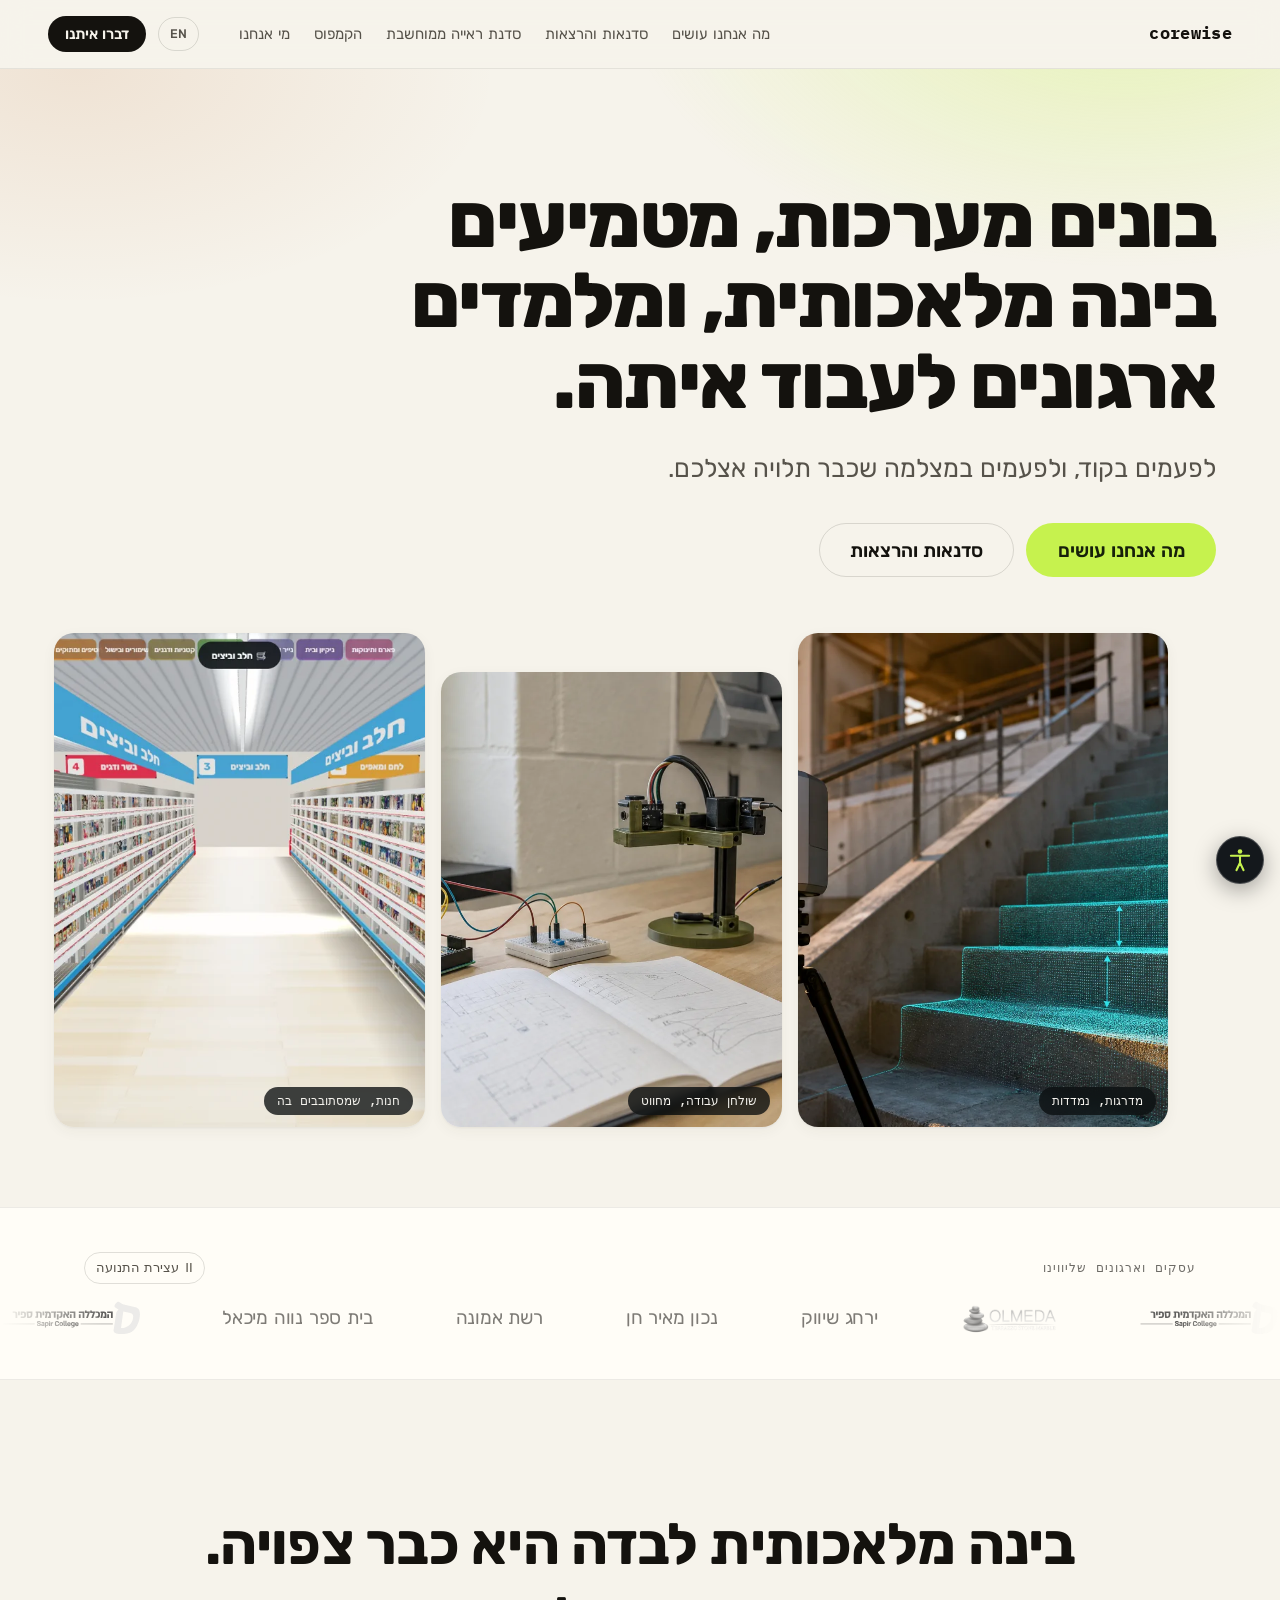
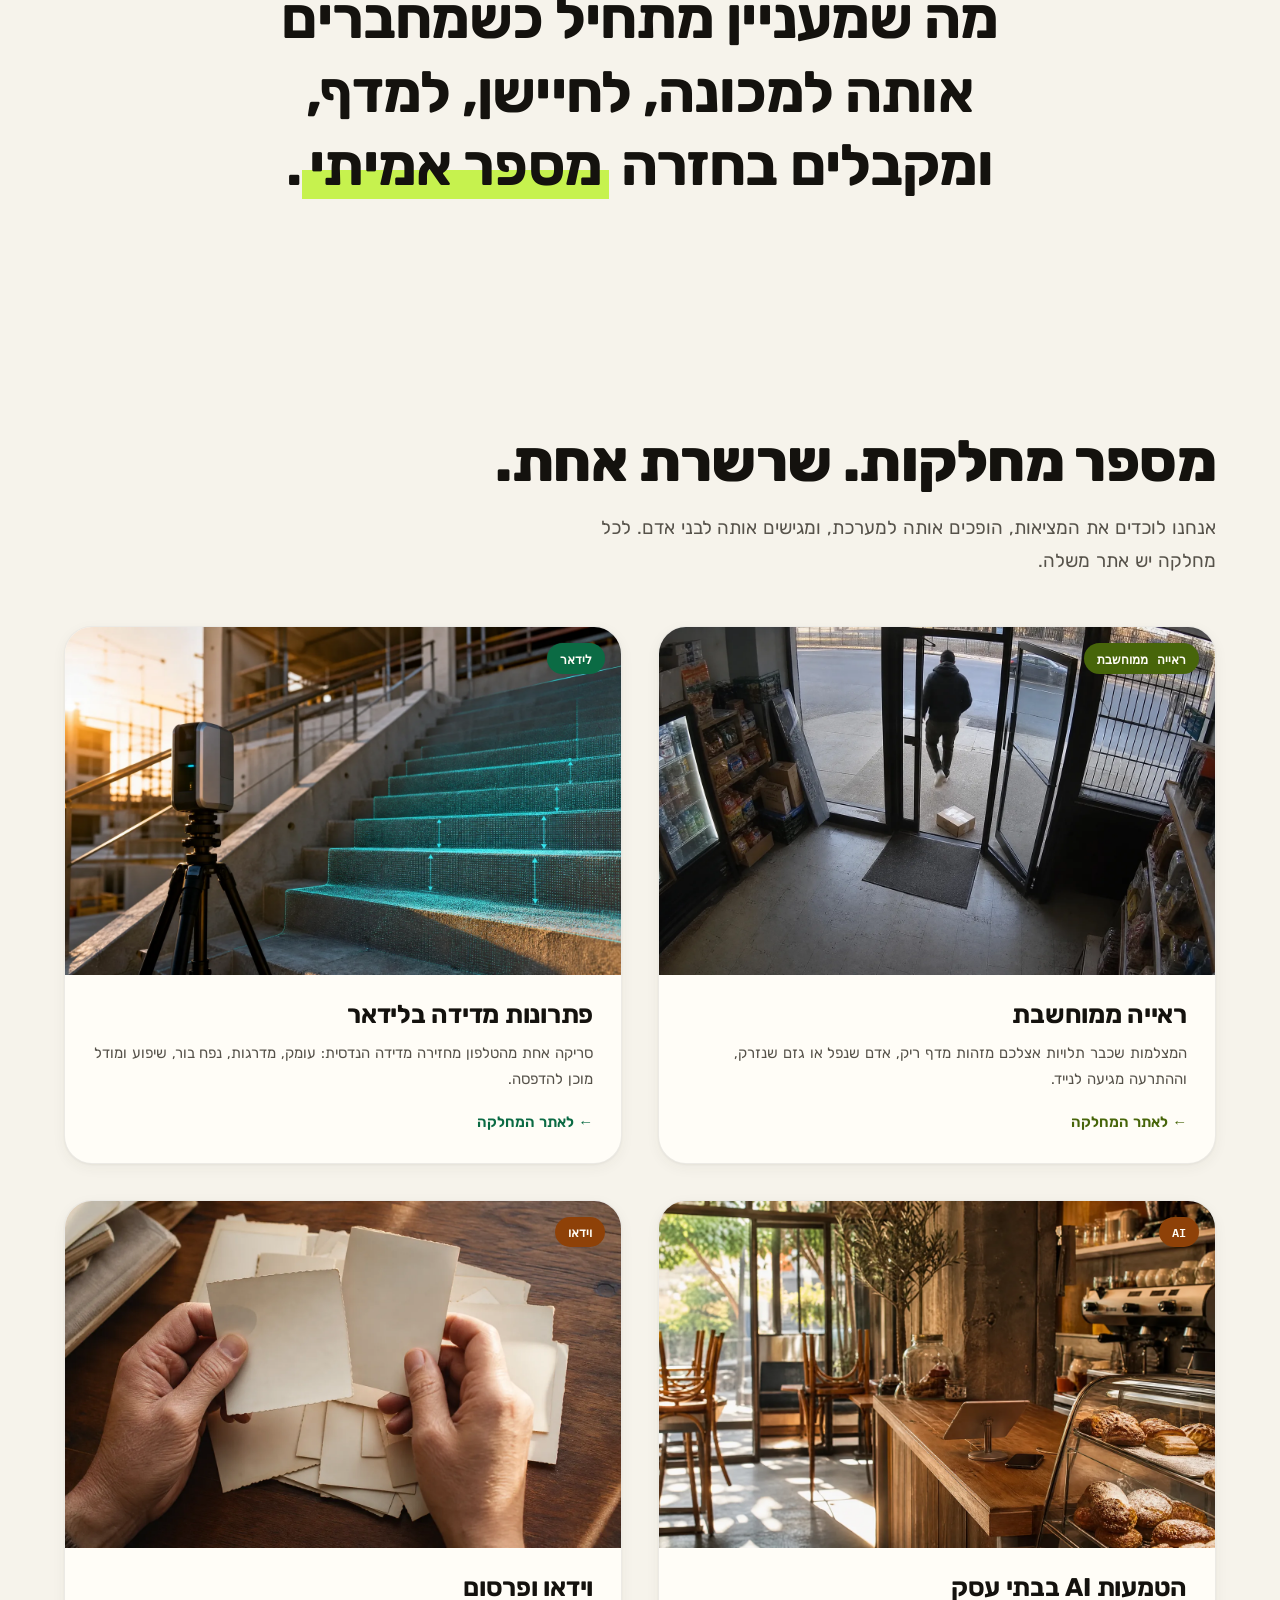
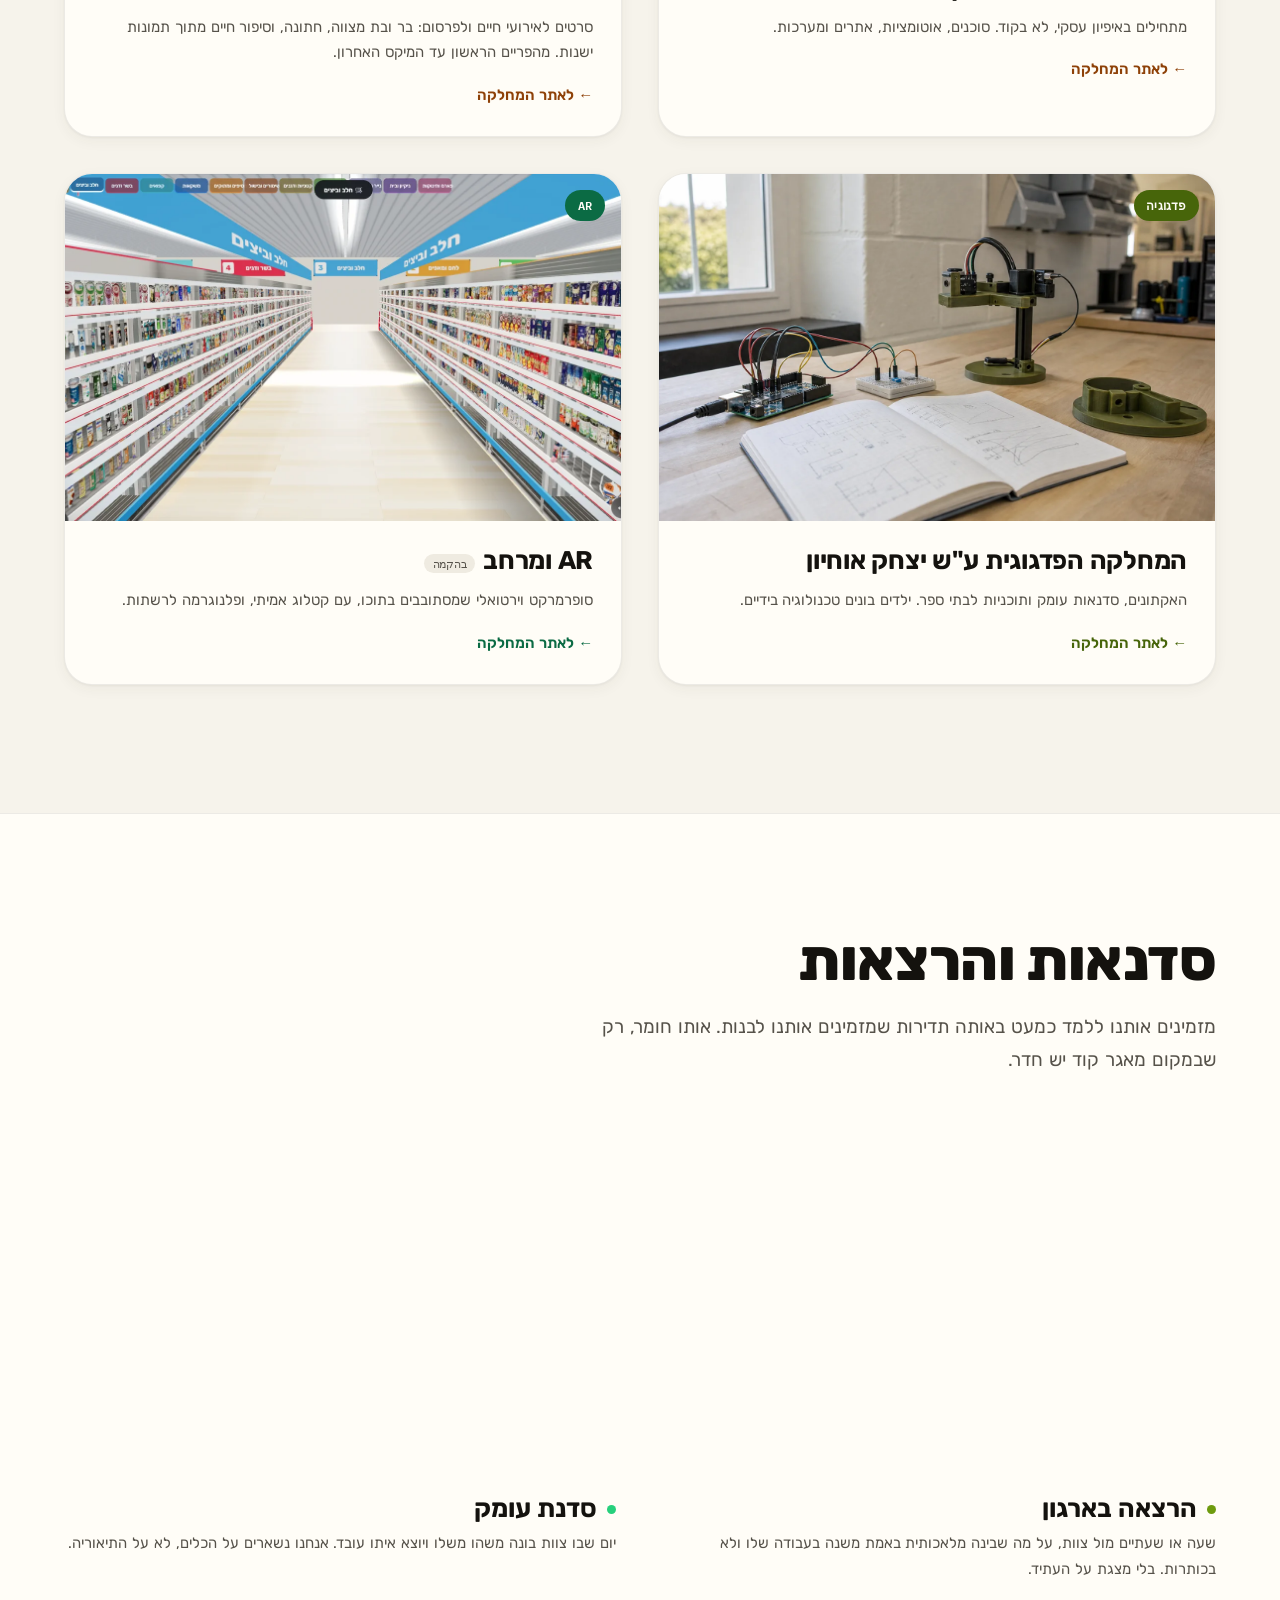
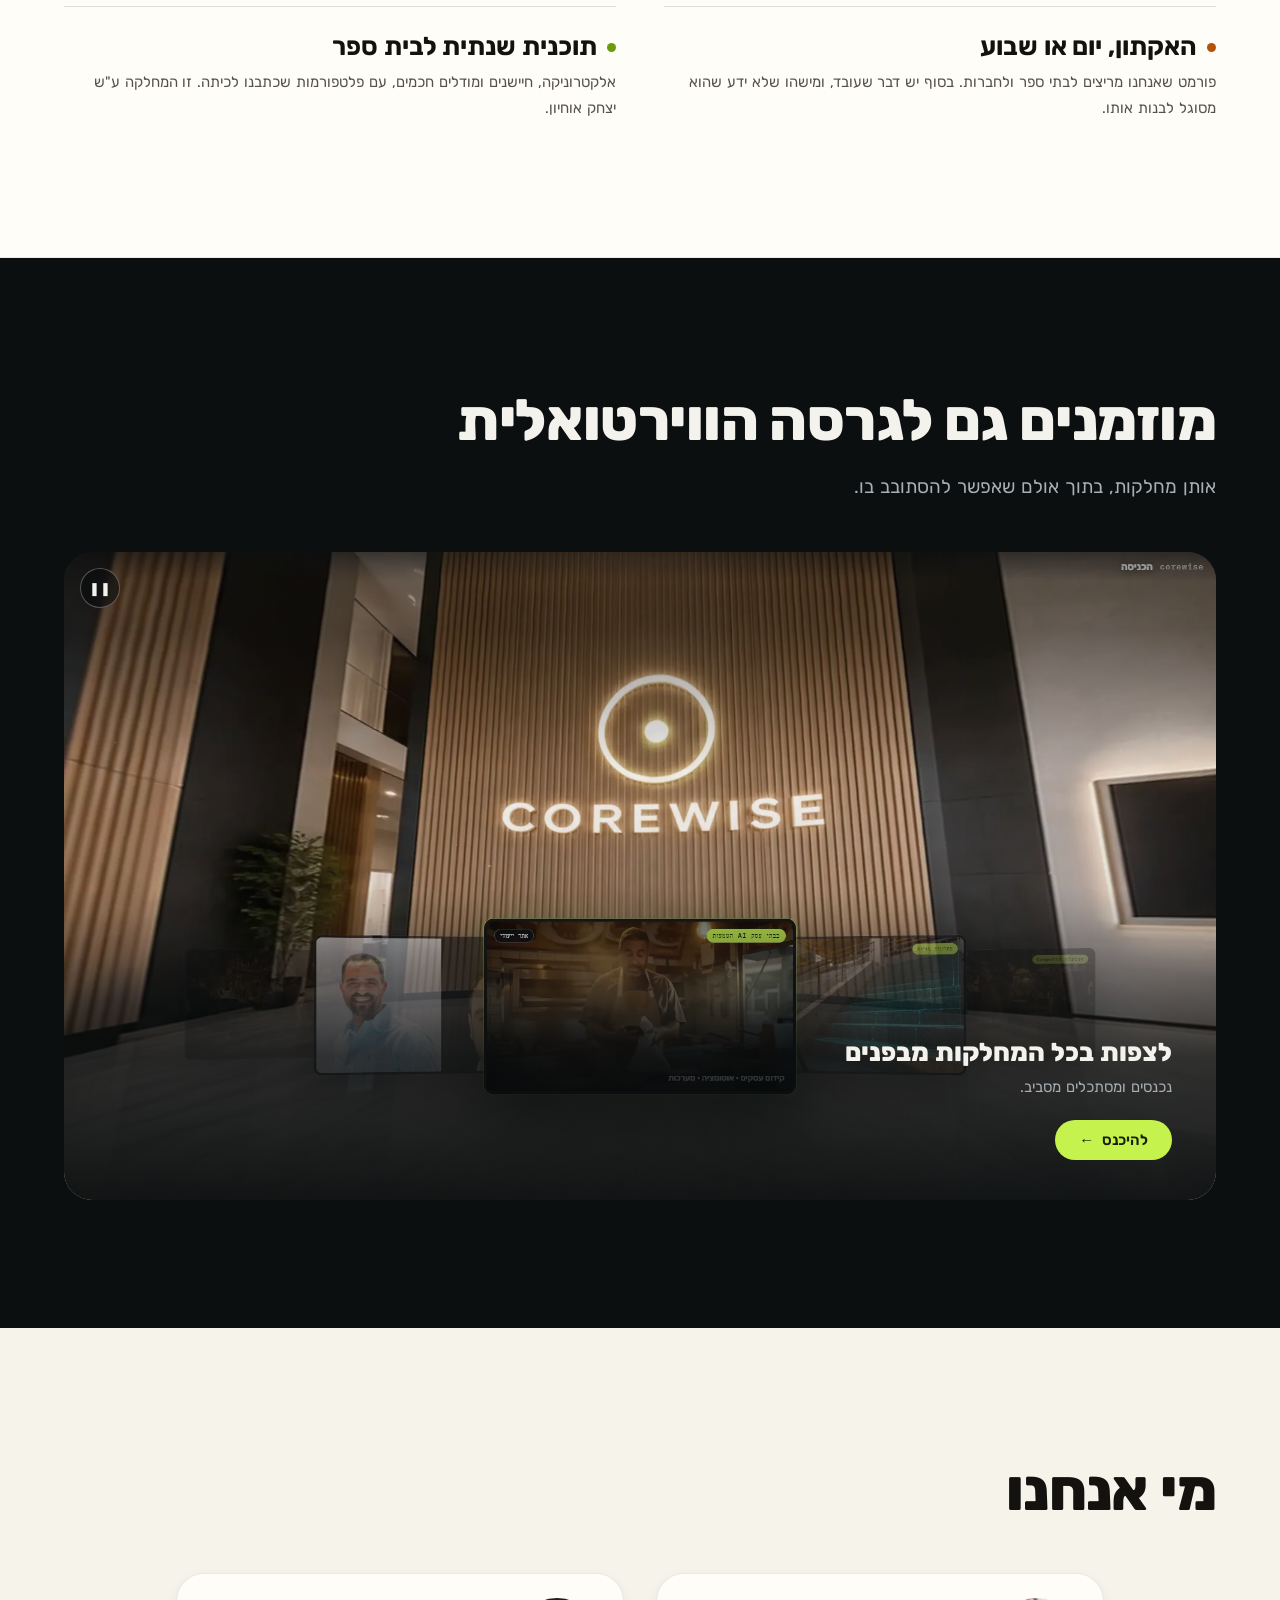
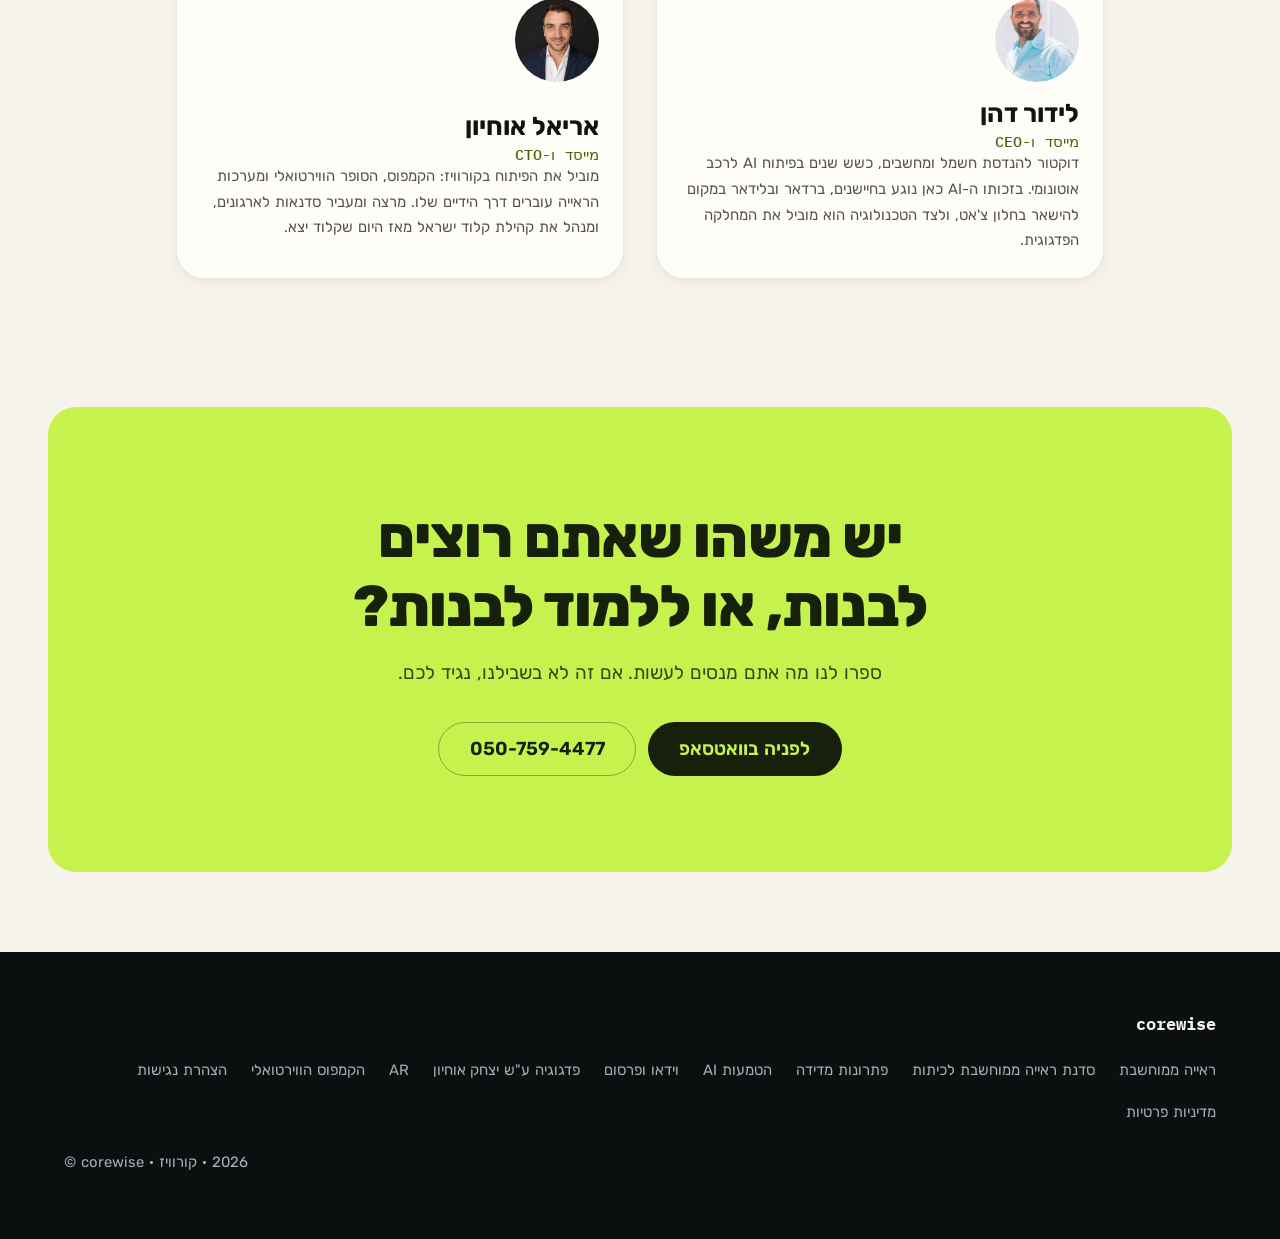
<file: index.html>
<!doctype html>
<html lang="he" dir="rtl">
<head>
<meta charset="utf-8" />
<meta name="viewport" content="width=device-width, initial-scale=1, viewport-fit=cover" />
<title data-en="Corewise · We build systems, we embed AI, and we teach organisations to work with it">Corewise · בונים מערכות, מטמיעים בינה מלאכותית, ומלמדים ארגונים לעבוד איתה</title>
<meta name="description" content="קורוויז: פיתוח מערכות, הטמעת בינה מלאכותית בעסקים, סדנאות והרצאות, מדידה בלידאר וראייה ממוחשבת שהופכת מצלמות קיימות לחכמות. נשארים עד שזה עובד." data-en-content="Corewise: systems development, AI embedded in businesses, workshops and talks, LiDAR measurement, and computer vision that turns existing cameras smart. We stay until it works.">
<meta property="og:title" content="Corewise · בונים בעצמנו, ונשארים עד שזה עובד" data-en-content="Corewise · We build it ourselves, and we stay until it works">
<meta property="og:description" content="מספר מחלקות תחת קורה אחת: ראייה ממוחשבת, מדידה בלידאר, הטמעות AI, וידאו, פדגוגיה ו-AR." data-en-content="Several departments under one roof: computer vision, LiDAR, AI, video, pedagogy and AR.">
<meta property="og:image" content="home/campus-still.webp">
<meta name="theme-color" content="#F6F3EB">
<link rel="icon" href="favicon.svg" type="image/svg+xml">
<link rel="preconnect" href="https://fonts.googleapis.com">
<link rel="preconnect" href="https://fonts.gstatic.com" crossorigin>
<link href="https://fonts.googleapis.com/css2?family=Rubik:wght@400;500;600;700;800&family=IBM+Plex+Mono:wght@400;500&display=swap" rel="stylesheet">
<link rel="preload" as="image" href="home/campus-still.webp">
<link rel="stylesheet" href="a11y.css?v=1787100000">
<link rel="stylesheet" href="clients.css?v=1787500000">
<link rel="stylesheet" href="home.css?v=1789000000">
<script src="a11y.js?v=1787100000"></script>
<script src="i18n.js?v=1787100000" defer></script>
<script src="clients.js?v=1787500000" defer></script>
<script src="home.js?v=1789000000" defer></script>
<script src="pixel.js?v=1787900000" defer></script>
</head>
<body>
<noscript><img height="1" width="1" style="display:none" alt=""
src="https://www.facebook.com/tr?id=1063707116175844&ev=PageView&noscript=1"/></noscript>


<a class="cw-skip" href="#main" data-en="Skip to main content">דלג לתוכן הראשי</a>

<header class="top" role="banner">
  <a class="top__brand" href="/" aria-label="קורוויז, לדף הבית" data-en-aria-label="Corewise, home">corewise</a>
  <nav class="top__nav" aria-label="ניווט ראשי" data-en-aria-label="Main navigation">
    <a href="#work" data-en="What we do">מה אנחנו עושים</a>
    <a href="#learn" data-en="Workshops">סדנאות והרצאות</a>
    <a href="/vision-workshop/" data-en="CV workshop">סדנת ראייה ממוחשבת</a>
    <a href="#built" data-en="The campus">הקמפוס</a>
    <a href="#who" data-en="Who we are">מי אנחנו</a>
  </nav>
  <span class="top__right">
    <button type="button" class="top__lang" data-lang-toggle lang="en" dir="ltr" aria-label="Switch to English">EN</button>
    <a class="top__wa" href="https://wa.me/972507594477" data-en="Talk to us">דברו איתנו</a>
  </span>
</header>

<main id="main" tabindex="-1" role="main">

  <!-- ── the answer, in five seconds ───────────────────────────────── -->
  <section class="hero">
    <div class="ambient" aria-hidden="true"></div>
    <div class="hero__in stagger">
      <h1 style="--i:0" data-en="We build systems, we embed AI, and we teach organisations to work with it.">בונים מערכות, מטמיעים בינה מלאכותית, ומלמדים ארגונים לעבוד איתה.</h1>
      <p class="hero__lede" style="--i:1" data-en="Sometimes in code, and sometimes in the camera already on your wall.">לפעמים בקוד, ולפעמים במצלמה שכבר תלויה אצלכם.</p>
      <div class="hero__cta" style="--i:2">
        <a class="btn btn--primary btn--lg" href="#work" data-en="See what we do">מה אנחנו עושים</a>
        <a class="btn btn--ghost btn--lg" href="#learn" data-en="Workshops and talks">סדנאות והרצאות</a>
      </div>
    </div>
  </section>

  <!-- Colour arrives before any of the copy does, and it is colour from the
       work itself: a scan, a classroom, a shop floor. -->
  <div class="strip" role="list">
    <figure role="listitem">
      <img src="measure/img/hero.webp" alt="סורק לידאר על גרם מדרגות, עם ענן נקודות" data-en-alt="A LiDAR scanner on a staircase with a point cloud" loading="lazy" decoding="async" width="1600" height="904">
      <figcaption data-en="A staircase, measured">מדרגות, נמדדות</figcaption>
    </figure>
    <figure role="listitem">
      <img src="pedagogy/img/hero.webp" alt="שולחן עבודה עם זרוע רובוטית ומחברת שרטוטים" data-en-alt="A workbench with a robot arm and a drawing notebook" loading="lazy" decoding="async" width="1600" height="900">
      <figcaption data-en="A workbench, wired">שולחן עבודה, מחווט</figcaption>
    </figure>
    <figure role="listitem">
      <img src="ar/img/store.webp" alt="מעבר בסופרמרקט וירטואלי, שילוט מחלקות ומדפים מלאים משני הצדדים" data-en-alt="An aisle in a virtual supermarket, department signage and full shelves on both sides" loading="lazy" decoding="async" width="1400" height="700">
      <figcaption data-en="A shop, walkable">חנות, שמסתובבים בה</figcaption>
    </figure>
  </div>

  <!-- ── the client wall ───────────────────────────────────────────── -->
  <section data-cw-clients data-base="" class="home-clients"></section>

  <section class="thesis">
    <p data-en-html="Artificial intelligence on its own is already predictable. It gets interesting when you connect it to a machine, a sensor, a shelf, and it hands back <mark>a real number</mark>.">בינה מלאכותית לבדה היא כבר צפויה. מה שמעניין מתחיל כשמחברים אותה למכונה, לחיישן, למדף, ומקבלים בחזרה <mark>מספר אמיתי</mark>.</p>
  </section>

  <!-- ── the departments ────────────────────────────────────────────── -->
  <section id="work" class="dept" aria-labelledby="dept-h">
    <header class="sec-head">
      <h2 id="dept-h" data-en="Several departments. One chain.">מספר מחלקות. שרשרת אחת.</h2>
      <p data-en="We capture reality, turn it into a system, and hand it to people. Every department has a site of its own.">אנחנו לוכדים את המציאות, הופכים אותה למערכת, ומגישים אותה לבני אדם. לכל מחלקה יש אתר משלה.</p>
    </header>
    <div class="dgrid">
      <a class="dcard" href="/vision/" style="--acc:#6E9B0E;--acc-d:#47650A">
        <span class="dcard__shot">
          <img src="vision/img/hero.webp" alt="פריים ממצלמת אבטחה בכניסה לחנות, אדם יוצא ומשאיר חבילה על הרצפה" data-en-alt="A security camera frame at a shop entrance, a person leaving and a parcel left on the floor" loading="lazy" decoding="async" width="1600" height="900">
          <span class="dcard__chip" data-en="Computer vision">ראייה ממוחשבת</span>
        </span>
        <span class="dcard__body">
          <h3 data-en="Computer vision">ראייה ממוחשבת</h3>
          <p data-en="The cameras already on your wall spot an empty shelf, a person who fell or dumped green waste, and the alert reaches a phone.">המצלמות שכבר תלויות אצלכם מזהות מדף ריק, אדם שנפל או גזם שנזרק, וההתרעה מגיעה לנייד.</p>
          <span class="dcard__go" data-en="Open the department site"><i aria-hidden="true">←</i> לאתר המחלקה</span>
        </span>
      </a>
      <a class="dcard" href="/measure/" style="--acc:#26D07C;--acc-d:#0B6B44">
        <span class="dcard__shot">
          <img src="measure/img/hero.webp" alt="סריקת לידאר של גרם מדרגות" data-en-alt="A LiDAR scan of a staircase" loading="lazy" decoding="async" width="1600" height="904">
          <span class="dcard__chip" data-en="LiDAR">לידאר</span>
        </span>
        <span class="dcard__body">
          <h3 data-en="LiDAR measurement">פתרונות מדידה בלידאר</h3>
          <p data-en="One scan from a phone returns an engineering measurement: depth, stairs, pit volume, slope, and a model ready to print.">סריקה אחת מהטלפון מחזירה מדידה הנדסית: עומק, מדרגות, נפח בור, שיפוע ומודל מוכן להדפסה.</p>
          <span class="dcard__go" data-en="Open the department site"><i aria-hidden="true">←</i> לאתר המחלקה</span>
        </span>
      </a>
      <a class="dcard" href="/ai/" style="--acc:#B4530A;--acc-d:#8E4108">
        <span class="dcard__shot">
          <img src="ai/img/hero.webp" alt="דלפק של בית קפה ומאפייה, עם מסך קופה על השיש" data-en-alt="The counter of a cafe and bakery, with a point of sale screen on it" loading="lazy" decoding="async" width="1600" height="904">
          <span class="dcard__chip" data-en="AI">AI</span>
        </span>
        <span class="dcard__body">
          <h3 data-en="AI embedded in businesses">הטמעות AI בבתי עסק</h3>
          <p data-en="We start with a business spec, not with code. Agents, automations, sites and systems.">מתחילים באיפיון עסקי, לא בקוד. סוכנים, אוטומציות, אתרים ומערכות.</p>
          <span class="dcard__go" data-en="Open the department site"><i aria-hidden="true">←</i> לאתר המחלקה</span>
        </span>
      </a>
      <a class="dcard" href="/video/" style="--acc:#B4530A;--acc-d:#8E4108">
        <span class="dcard__shot">
          <img src="video/img/hero.webp" alt="ידיים מחזיקות צרור תצלומים ישנים מעל שולחן עץ" data-en-alt="Hands holding a bundle of old photographs over a wooden table" loading="lazy" decoding="async" width="1600" height="900">
          <span class="dcard__chip" data-en="Video">וידאו</span>
        </span>
        <span class="dcard__body">
          <h3 data-en="Video and advertising">וידאו ופרסום</h3>
          <p data-en="Films for life events and for advertising: bar and bat mitzvah, a wedding, a life story built out of old photographs. From the first frame to the last mix.">סרטים לאירועי חיים ולפרסום: בר ובת מצווה, חתונה, וסיפור חיים מתוך תמונות ישנות. מהפריים הראשון עד המיקס האחרון.</p>
          <span class="dcard__go" data-en="Open the department site"><i aria-hidden="true">←</i> לאתר המחלקה</span>
        </span>
      </a>
      <a class="dcard" href="/pedagogy/" style="--acc:#6E9B0E;--acc-d:#47650A">
        <span class="dcard__shot">
          <img src="pedagogy/img/hero.webp" alt="שולחן עבודה עם זרוע רובוטית, מעגל אלקטרוני ומחברת שרטוטים פתוחה" data-en-alt="A workbench with a robot arm, a breadboard circuit and an open drawing notebook" loading="lazy" decoding="async" width="1600" height="900">
          <span class="dcard__chip" data-en="Pedagogy">פדגוגיה</span>
        </span>
        <span class="dcard__body">
          <h3 data-en="The Yitzhak Ohayon Pedagogy Department">המחלקה הפדגוגית ע"ש יצחק אוחיון</h3>
          <p data-en="Hackathons, deep workshops and school programmes. Children build technology with their hands.">האקתונים, סדנאות עומק ותוכניות לבתי ספר. ילדים בונים טכנולוגיה בידיים.</p>
          <span class="dcard__go" data-en="Open the department site"><i aria-hidden="true">←</i> לאתר המחלקה</span>
        </span>
      </a>
      <a class="dcard" href="/ar/" style="--acc:#26D07C;--acc-d:#0B6B44">
        <span class="dcard__shot">
          <img src="ar/img/store.webp" alt="סופרמרקט וירטואלי" data-en-alt="A virtual supermarket" loading="lazy" decoding="async" width="1400" height="700">
          <span class="dcard__chip" data-en="AR">AR</span>
        </span>
        <span class="dcard__body">
          <h3 data-en="AR and spatial">AR ומרחב<span class="tag" data-en="in build">בהקמה</span></h3>
          <p data-en="A virtual supermarket you walk through, with a real catalogue, and a planogram for chains.">סופרמרקט וירטואלי שמסתובבים בתוכו, עם קטלוג אמיתי, ופלנוגרמה לרשתות.</p>
          <span class="dcard__go" data-en="Open the department site"><i aria-hidden="true">←</i> לאתר המחלקה</span>
        </span>
      </a>
    </div>
  </section>


  <!-- ── workshops and talks ───────────────────────────────────────── -->
  <section id="learn" class="learn" aria-labelledby="learn-h">
    <header class="sec-head">
      <h2 id="learn-h" data-en="Workshops and talks">סדנאות והרצאות</h2>
      <p data-en="We are asked to come and teach almost as often as we are asked to come and build. Same material, a room instead of a repository.">מזמינים אותנו ללמד כמעט באותה תדירות שמזמינים אותנו לבנות. אותו חומר, רק שבמקום מאגר קוד יש חדר.</p>
    </header>

    <!-- A running strip of the real thing, no captions: the photographs say
         "us, in rooms, teaching" on their own, and labelling each one by name
         made it read as a staff list. The second track is a seamless-loop
         duplicate, hidden from assistive tech so nothing is announced twice. -->
    <div class="reel" data-reel>
      <div class="reel__track">
        <img src="home/reel-lidor-talk.webp" alt="לידור דהן מדבר מול קבוצת נערים בכיתה" data-en-alt="Lidor Dahan speaking to a group of teens in a classroom" loading="lazy" decoding="async" width="900" height="600">
        <img src="home/reel-lecture1.webp" alt="אריאל אוחיון מרצה מול אולם מלא" data-en-alt="Ariel Ohayon speaking to a full room" loading="lazy" decoding="async" width="900" height="600">
        <img src="home/reel-lecture2.webp" alt="הרצאה על במה מול קהל, על המסך תרשים זרימה" data-en-alt="A talk on stage in front of an audience, a flow diagram on the screen" loading="lazy" decoding="async" width="900" height="600">
        <img src="home/reel-lidor-workshop.webp" alt="לידור מסביר על רכיב אלקטרוני סביב שולחן סדנה" data-en-alt="Lidor explaining an electronic component around a workshop table" loading="lazy" decoding="async" width="900" height="600">
      </div>
      <div class="reel__track" aria-hidden="true">
        <img src="home/reel-lidor-talk.webp" alt="" loading="lazy" decoding="async" width="900" height="600" aria-hidden="true">
        <img src="home/reel-lecture1.webp" alt="" loading="lazy" decoding="async" width="900" height="600" aria-hidden="true">
        <img src="home/reel-lecture2.webp" alt="" loading="lazy" decoding="async" width="900" height="600" aria-hidden="true">
        <img src="home/reel-lidor-workshop.webp" alt="" loading="lazy" decoding="async" width="900" height="600" aria-hidden="true">
      </div>
    </div>

    <div class="lgrid">
      <article class="lcard" style="--acc:#6E9B0E">
        <h3 data-en="A talk inside your organisation">הרצאה בארגון</h3>
        <p data-en="An hour or two in front of a team, on what AI actually changes in their work rather than in the headlines. No slideware about the future.">שעה או שעתיים מול צוות, על מה שבינה מלאכותית באמת משנה בעבודה שלו ולא בכותרות. בלי מצגת על העתיד.</p>
      </article>
      <article class="lcard" style="--acc:#26D07C">
        <h3 data-en="A deep workshop">סדנת עומק</h3>
        <p data-en="A day where a team builds something of its own and leaves with it working. We stay on the tools, not on the theory.">יום שבו צוות בונה משהו משלו ויוצא איתו עובד. אנחנו נשארים על הכלים, לא על התיאוריה.</p>
      </article>
      <article class="lcard" style="--acc:#B4530A">
        <h3 data-en="A hackathon, a day or a week">האקתון, יום או שבוע</h3>
        <p data-en="A format we run for schools and for companies. At the end of it there is a working thing, and somebody who did not know they could build it.">פורמט שאנחנו מריצים לבתי ספר ולחברות. בסוף יש דבר שעובד, ומישהו שלא ידע שהוא מסוגל לבנות אותו.</p>
      </article>
      <article class="lcard" style="--acc:#6E9B0E">
        <h3 data-en="A year-long school programme">תוכנית שנתית לבית ספר</h3>
        <p data-en="Electronics, sensors and smart models, with platforms we wrote for the classroom. This is the department named for Yitzhak Ohayon.">אלקטרוניקה, חיישנים ומודלים חכמים, עם פלטפורמות שכתבנו לכיתה. זו המחלקה ע"ש יצחק אוחיון.</p>
      </article>
    </div>
  </section>

  <!-- ── proof: the things we made ─────────────────────────────────── -->
  <section id="built" class="built" aria-labelledby="built-h">
    <header class="sec-head">
      <h2 id="built-h" data-en="You are welcome in the virtual version too">מוזמנים גם לגרסה הווירטואלית</h2>
      <p data-en="The same departments, inside a hall you can walk around.">אותן מחלקות, בתוך אולם שאפשר להסתובב בו.</p>
    </header>

    <!-- One address to read the company, one address to be shown what it can
         build. This is the door to the second one: a real link, not an iframe
         that half-opens the experience inside the page. -->
    <div class="door">
      <!-- The still showed an empty lobby, which advertised nothing. This is
           the hall itself, stepping through its departments, so the door shows
           what is behind it. Decorative to assistive tech: the link beside it
           already says where it goes. -->
      <video class="door__bg" poster="home/campus-still.webp" width="1920" height="1080"
             muted loop playsinline preload="none" aria-hidden="true" tabindex="-1"
             data-src="home/campus-loop.mp4" data-src-sm="home/campus-loop-720.mp4"></video>
      <a class="door__hit" href="/campus/">
        <span class="door__in">
          <span class="door__t" data-en="See every department from the inside">לצפות בכל המחלקות מבפנים</span>
          <span class="door__sub" data-en="Step in and look around.">נכנסים ומסתכלים מסביב.</span>
          <span class="door__go"><span data-en="Come in">להיכנס</span> <i aria-hidden="true">←</i></span>
        </span>
      </a>
      <!-- WCAG 2.2.2: motion that starts on its own and runs past five seconds
           needs a control. Added by home.js, so it never appears without one
           that works. -->
    </div>

  </section>

  <!-- ── who ───────────────────────────────────────────────────────── -->
  <section id="who" class="who" aria-labelledby="who-h">
    <header class="sec-head">
      <h2 id="who-h" data-en="Who we are">מי אנחנו</h2>
    </header>
    <div class="people">
      <article class="person">
        <img src="lidor.jpeg" alt="לידור דהן" data-en-alt="Lidor Dahan" loading="lazy" decoding="async" width="300" height="300">
        <div>
          <h3>לידור דהן <span data-en="Founder and CEO">מייסד ו-CEO</span></h3>
          <p data-en="A PhD in electrical and computer engineering, with some six years developing AI for autonomous vehicles. He is why the AI here touches sensors, radar and LiDAR rather than staying in a chat window, and he leads the pedagogy department alongside the deep tech.">דוקטור להנדסת חשמל ומחשבים, כשש שנים בפיתוח AI לרכב אוטונומי. בזכותו ה-AI כאן נוגע בחיישנים, ברדאר ובלידאר במקום להישאר בחלון צ'אט, ולצד הטכנולוגיה הוא מוביל את המחלקה הפדגוגית.</p>
        </div>
      </article>
      <article class="person">
        <img src="ariel.webp" alt="אריאל אוחיון" data-en-alt="Ariel Ohayon" loading="lazy" decoding="async" width="300" height="300">
        <div>
          <h3>אריאל אוחיון <span data-en="Founder and CTO">מייסד ו-CTO</span></h3>
          <p data-en="Leads development at Corewise: the campus, the virtual supermarket and the vision systems all pass through his hands. Lectures and runs workshops for organisations, and has run the Claude Israel community since the day Claude launched.">מוביל את הפיתוח בקורוויז: הקמפוס, הסופר הווירטואלי ומערכות הראייה עוברים דרך הידיים שלו. מרצה ומעביר סדנאות לארגונים, ומנהל את קהילת קלוד ישראל מאז היום שקלוד יצא.</p>
        </div>
      </article>
    </div>
      </article>
    </div>
  </section>

  <!-- ── contact ───────────────────────────────────────────────────── -->
  <section class="cta" aria-labelledby="cta-h">
    <h2 id="cta-h" data-en="Is there something you want to build, or to learn to build?">יש משהו שאתם רוצים לבנות, או ללמוד לבנות?</h2>
    <p data-en="Tell us what you are trying to do. If it is not for us, we will say so.">ספרו לנו מה אתם מנסים לעשות. אם זה לא בשבילנו, נגיד לכם.</p>
    <div class="cta__row">
      <a class="btn btn--dark btn--lg" href="https://wa.me/972507594477" data-en="Message us on WhatsApp">לפניה בוואטסאפ</a>
      <a class="btn btn--ghost btn--lg" href="tel:+972507594477" dir="ltr">050-759-4477</a>
    </div>
  </section>

</main>

<footer class="foot" role="contentinfo">
  <div class="foot__in">
    <span class="foot__brand">corewise</span>
    <nav class="foot__nav" aria-label="אתרי המחלקות" data-en-aria-label="Department sites">
      <a href="/vision/" data-en="Computer vision">ראייה ממוחשבת</a>
      <a href="/vision-workshop/" data-en="Computer vision workshop">סדנת ראייה ממוחשבת לכיתות</a>
      <a href="/measure/" data-en="LiDAR measurement">פתרונות מדידה</a>
      <a href="/ai/" data-en="AI in businesses">הטמעות AI</a>
      <a href="/video/" data-en="Video">וידאו ופרסום</a>
      <a href="/pedagogy/" data-en="Yitzhak Ohayon Pedagogy">פדגוגיה ע"ש יצחק אוחיון</a>
      <a href="/ar/">AR</a>
      <a href="/campus/" data-en="The virtual campus">הקמפוס הווירטואלי</a>
      <a href="/negishut/" data-en="Accessibility statement">הצהרת נגישות</a>
      <a href="/privacy/" data-en="Privacy policy">מדיניות פרטיות</a>
    </nav>
    <p class="foot__fine" dir="ltr" data-en-html="© corewise · 2026">© corewise · <span dir="rtl">קורוויז</span> · 2026</p>
  </div>
</footer>

</body>
</html>
</file>
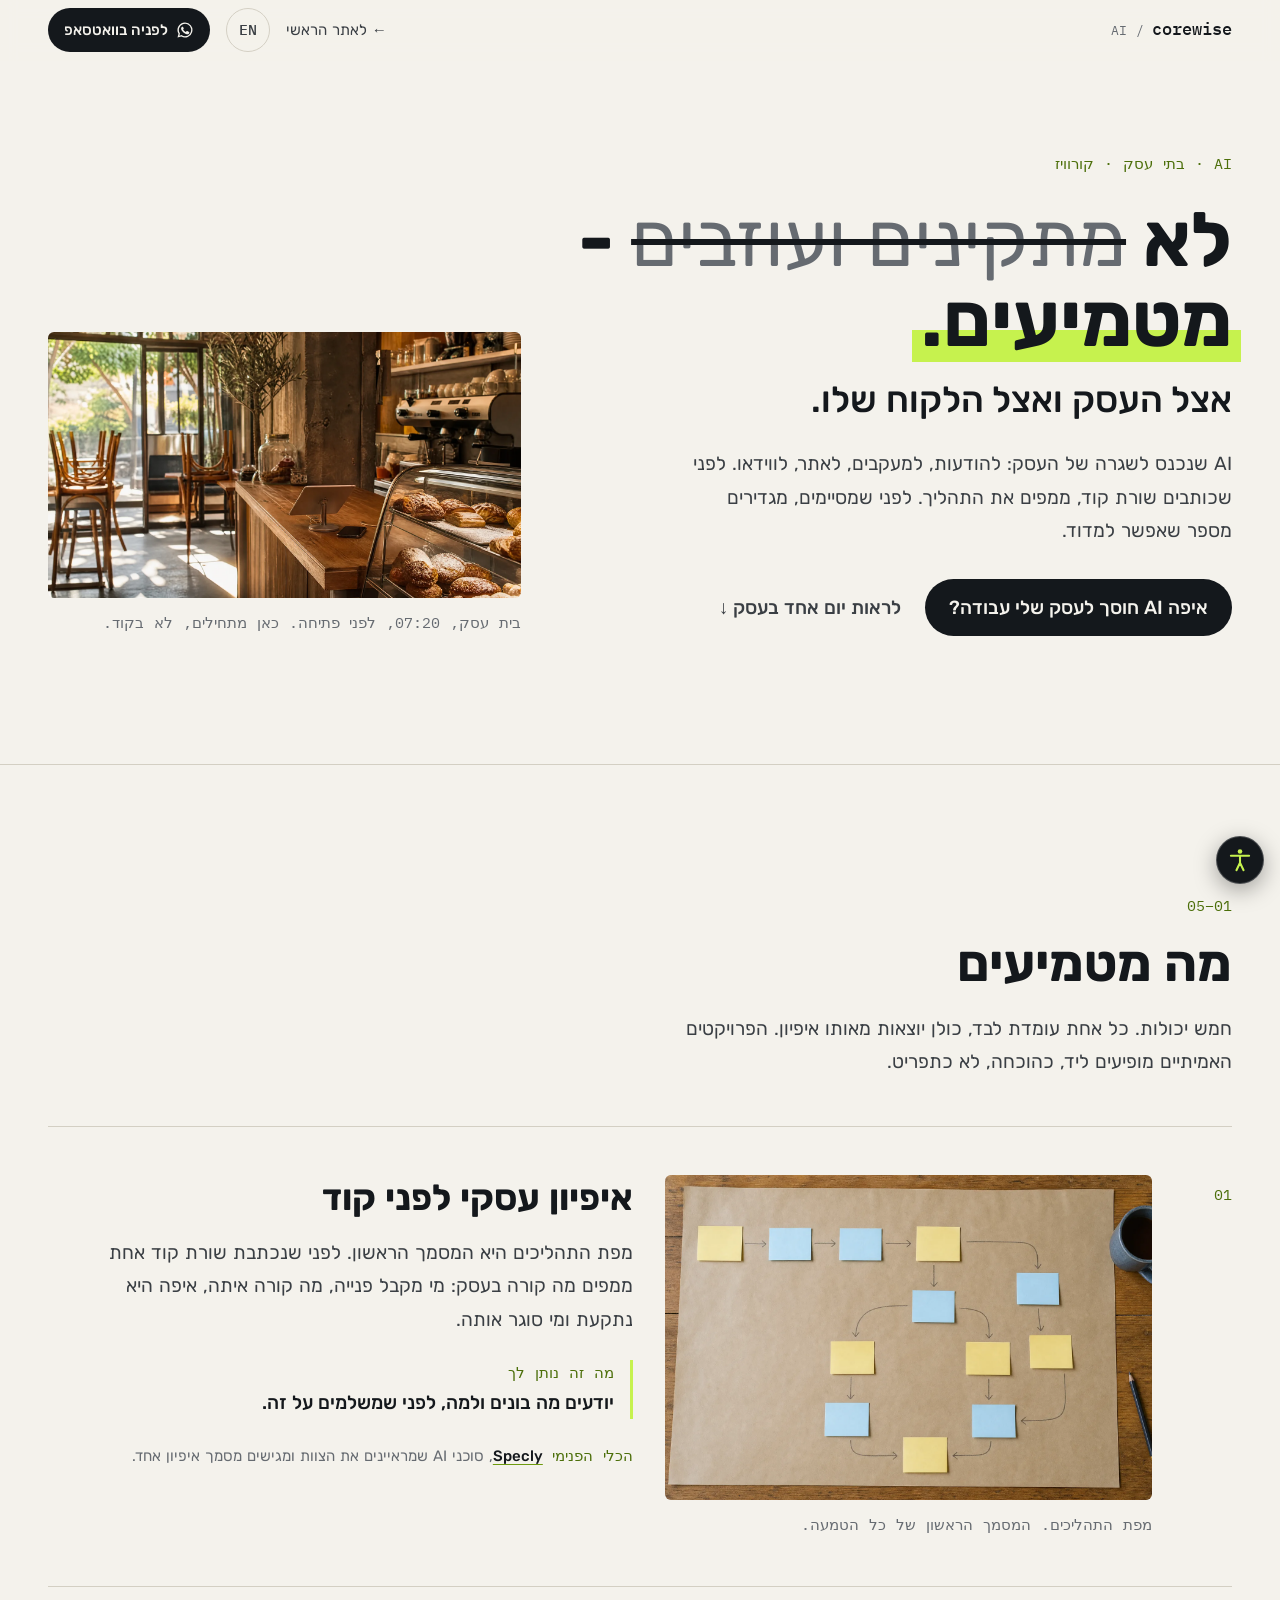
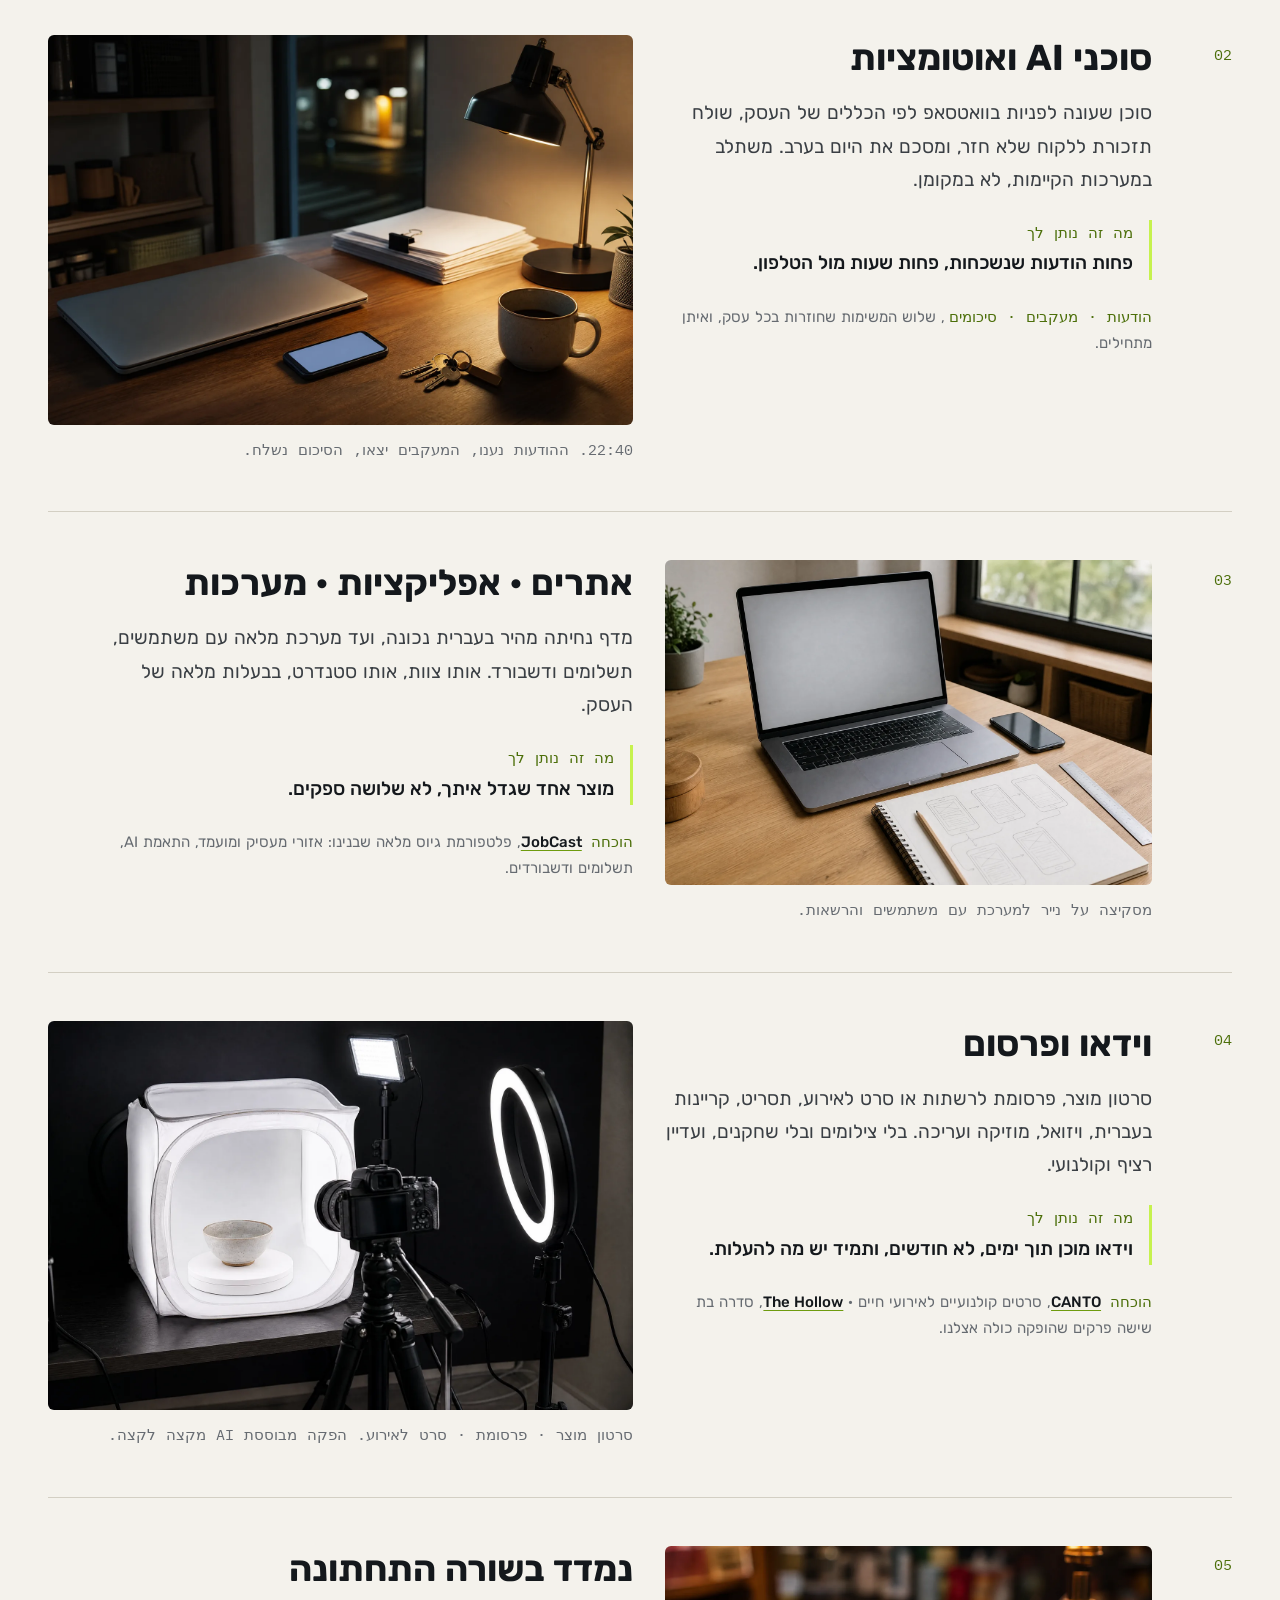
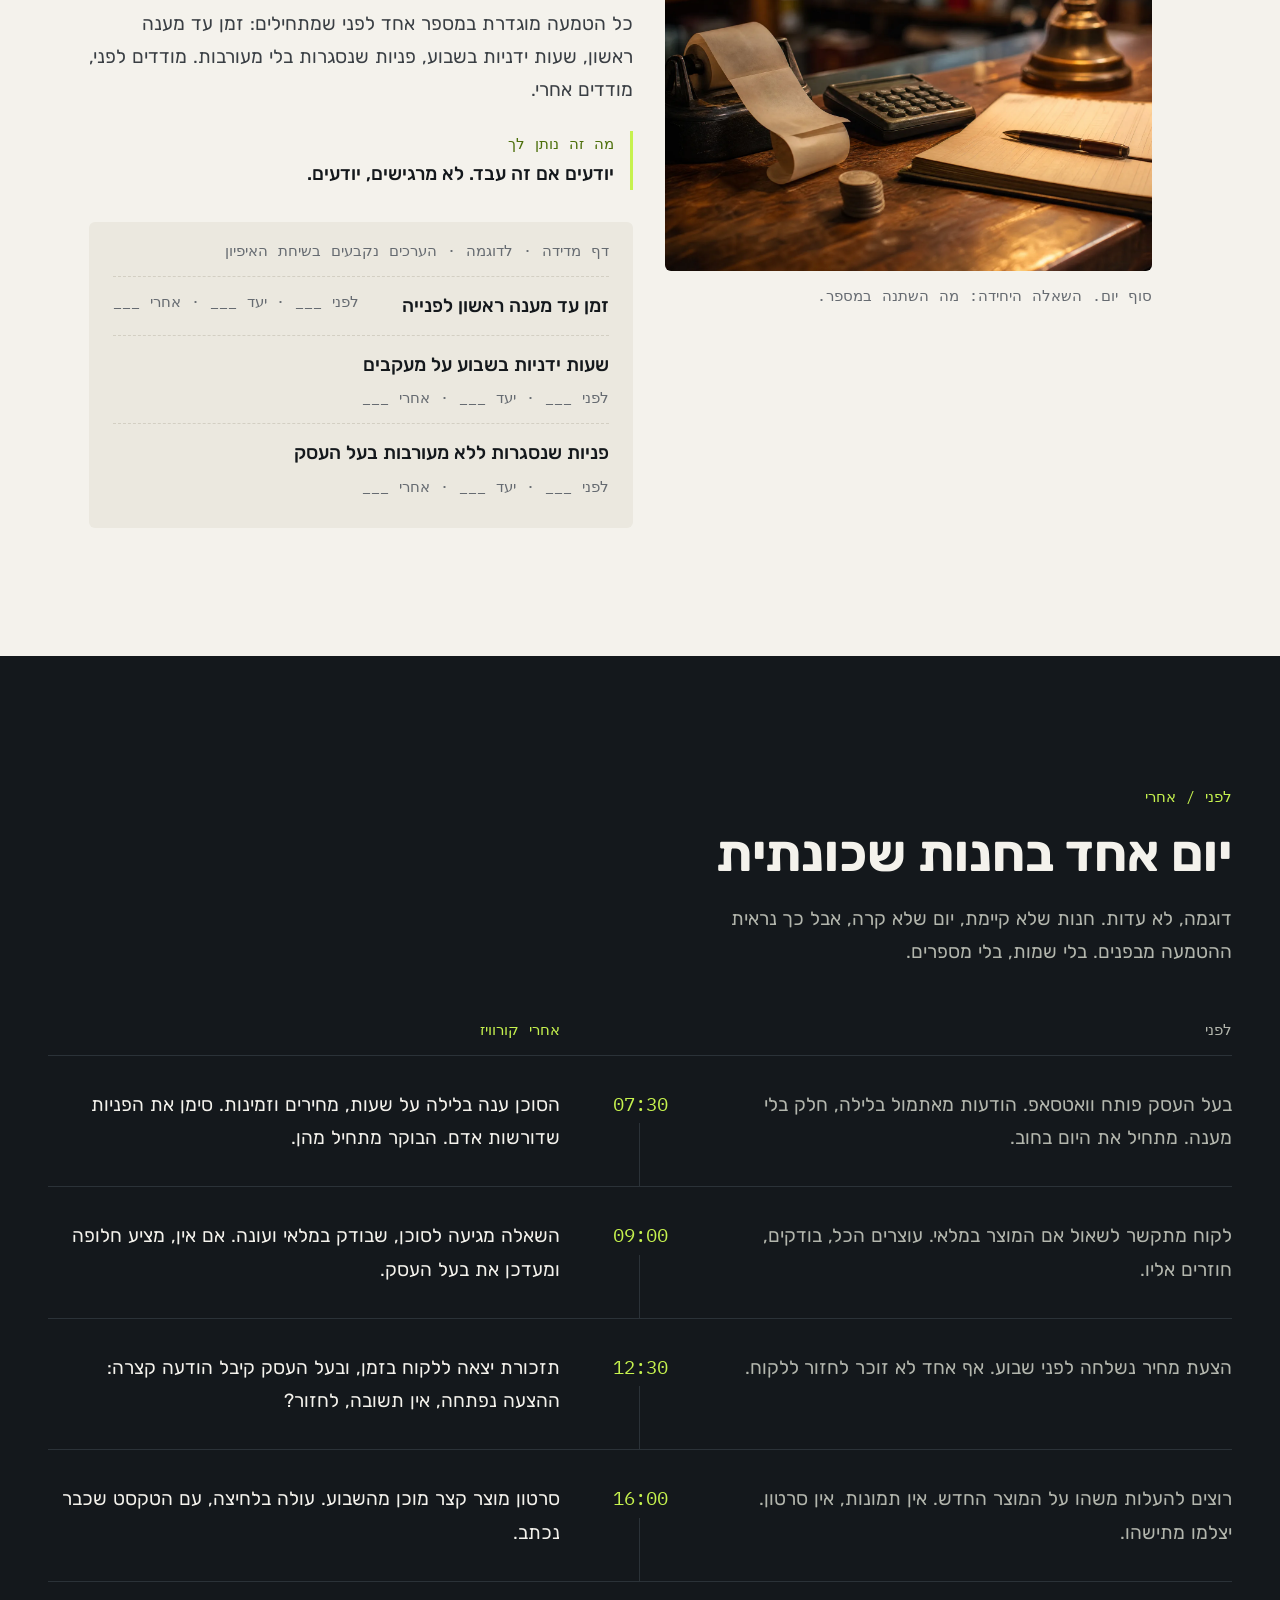
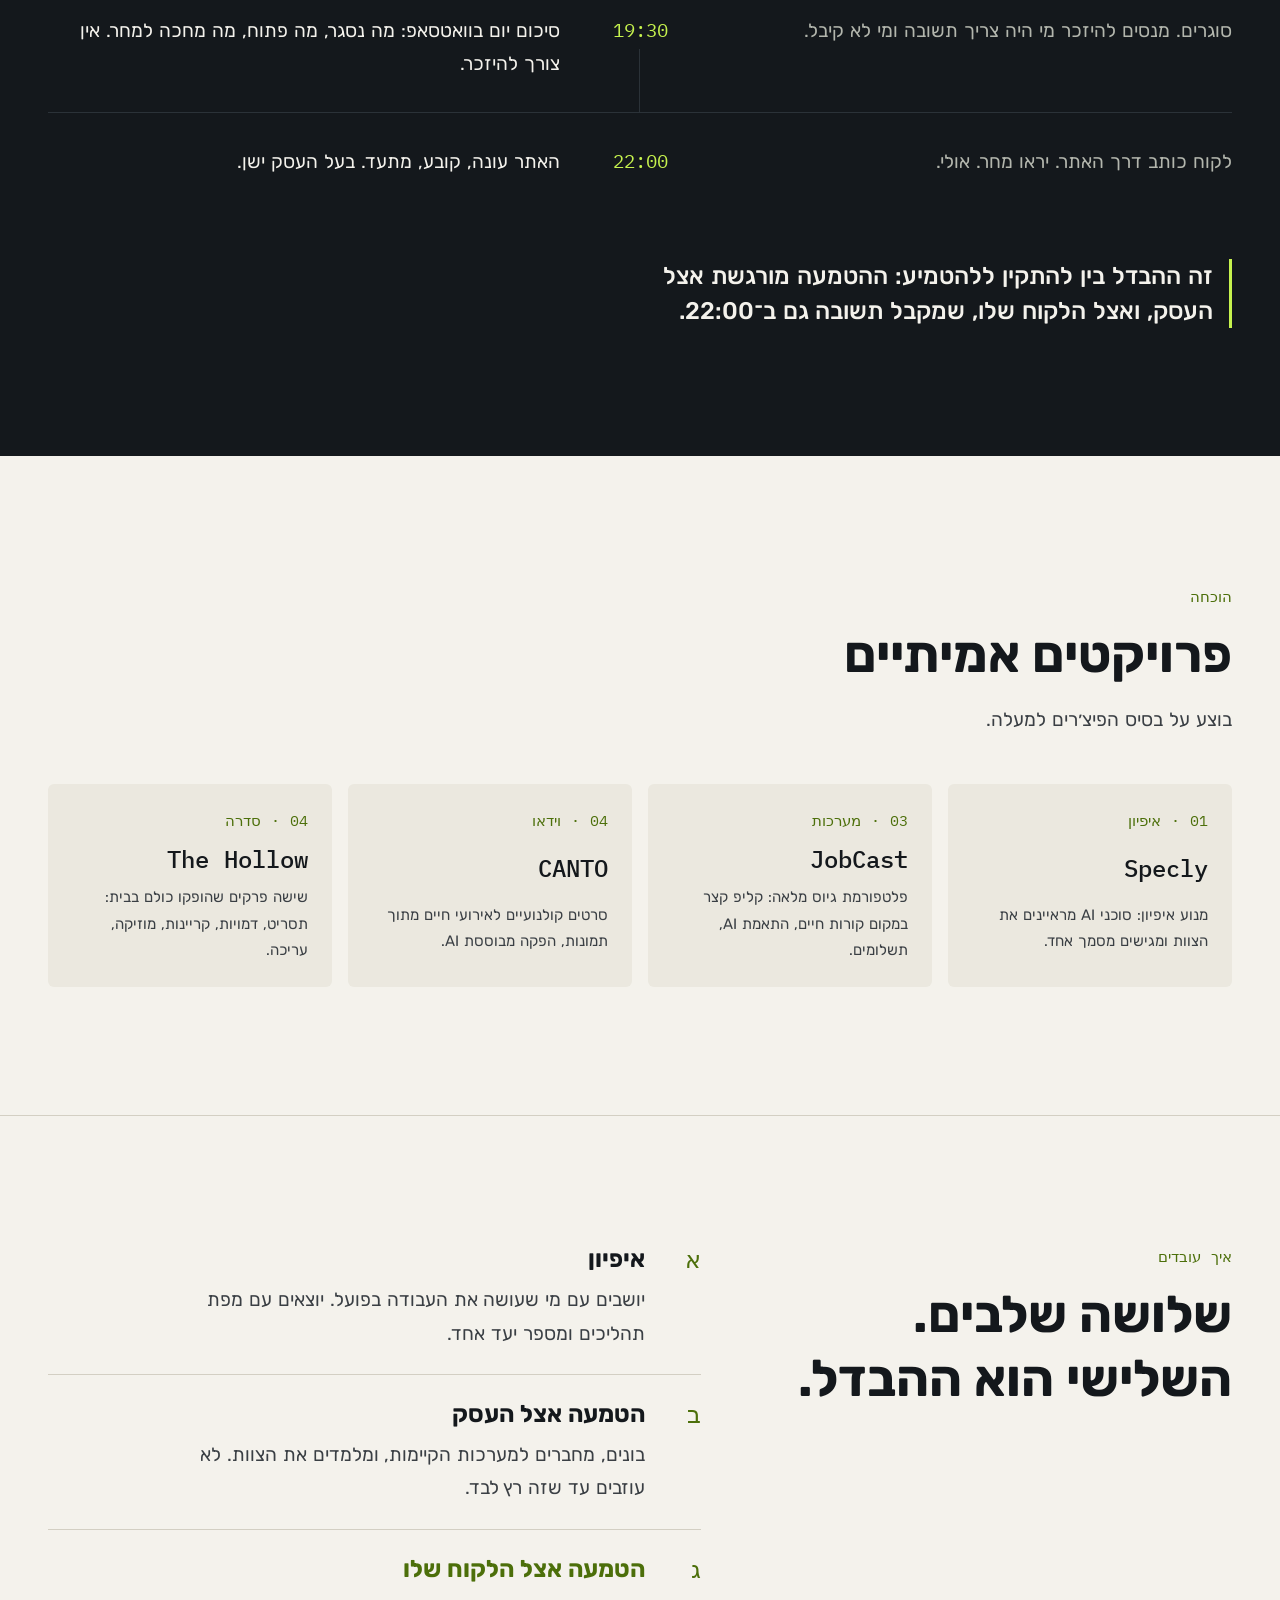
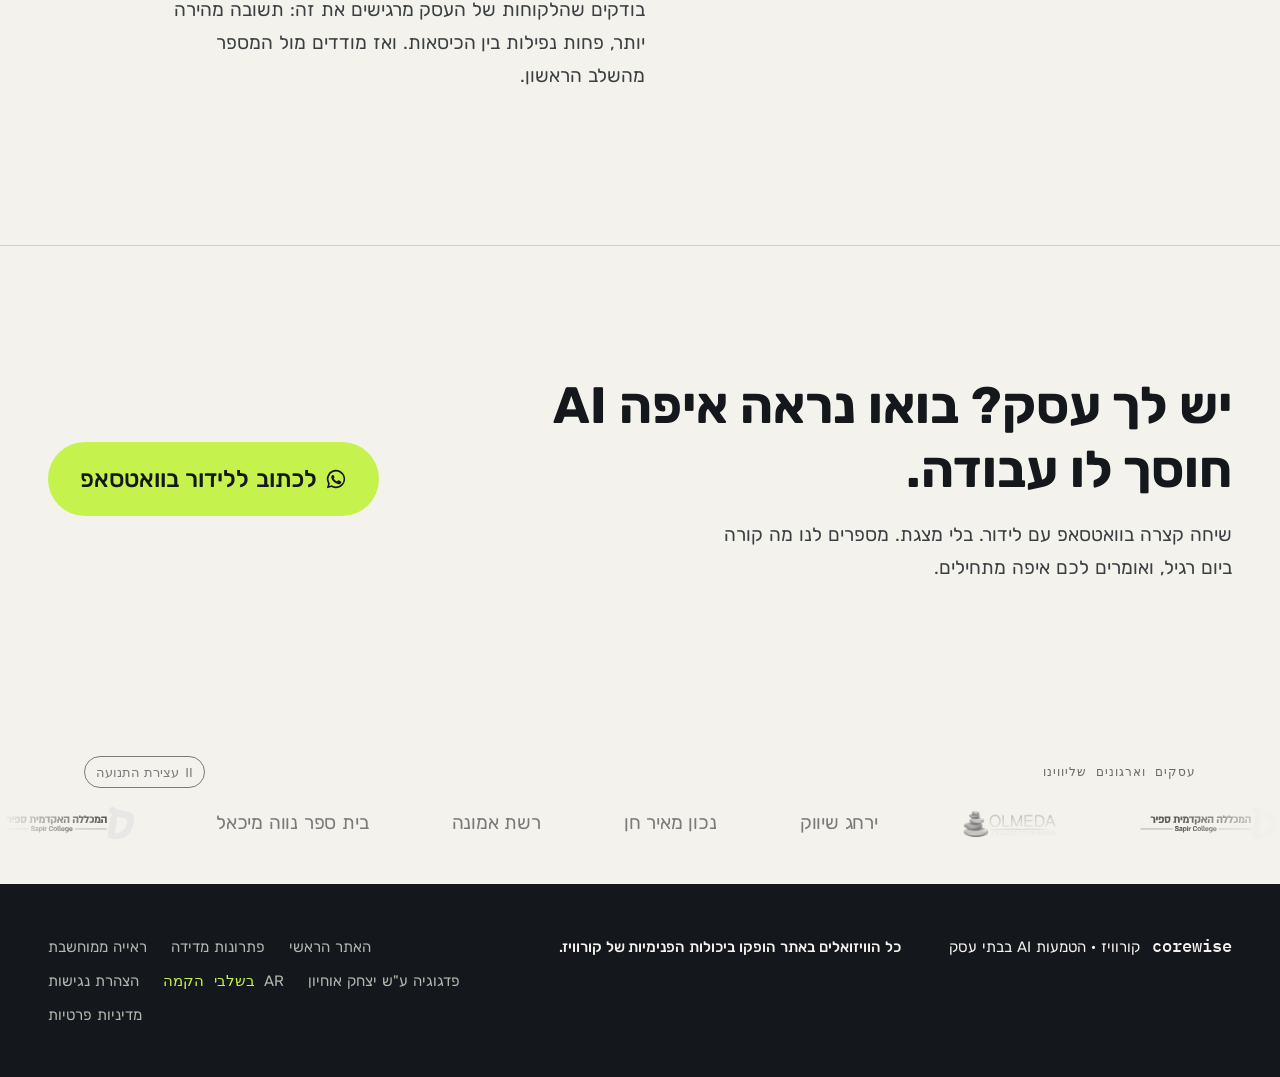
<file: ai/index.html>
<!doctype html>
<html lang="he" dir="rtl" class="no-js">
<head>
<meta charset="utf-8">
<meta name="viewport" content="width=device-width, initial-scale=1">
<title data-en="Corewise · AI for businesses, we don't install and leave, we embed">קורוויז · הטמעות AI בבתי עסק, לא מתקינים ועוזבים, מטמיעים</title>
<meta name="description" content="הטמעות AI בבתי עסק: איפיון עסקי לפני קוד, סוכני AI ואוטומציות, אתרים ומערכות, וידאו ופרסום, וכל הטמעה נמדדת במספר. לא מתקינים ועוזבים, מטמיעים. אצל העסק ואצל הלקוח שלו." data-en-content="AI embedded in businesses: a business spec before code, AI agents and automations, sites and systems, video and advertising, and every rollout measured by a number. We don't install and leave, we embed. In the business, and with its customers.">
<meta property="og:title" content="קורוויז · הטמעות AI בבתי עסק" data-en-content="Corewise · AI for businesses">
<meta property="og:description" content="לא מתקינים ועוזבים, מטמיעים. אצל העסק ואצל הלקוח שלו." data-en-content="We don't install and leave, we embed. In the business, and with its customers.">
<meta property="og:image" content="img/hero.webp">
<meta name="theme-color" content="#f4f2ec">
<link rel="icon" href="favicon.svg" type="image/svg+xml">
<link rel="preconnect" href="https://fonts.googleapis.com">
<link rel="preconnect" href="https://fonts.gstatic.com" crossorigin>
<link href="https://fonts.googleapis.com/css2?family=IBM+Plex+Mono:wght@400;500&family=Rubik:wght@400;500;700&display=swap" rel="stylesheet">
<link rel="preload" as="image" href="img/hero.webp">
<link rel="stylesheet" href="style.css?v=1786962400">
<script src="i18n.js?v=1786962400" defer></script>
<link rel="stylesheet" href="a11y.css?v=1786961200">
<script src="a11y.js?v=1786961200"></script>
<link rel="stylesheet" href="clients.css?v=1787024000">
<script src="clients.js?v=1787024000" defer></script>
<script src="../pixel.js?v=1787900000" defer></script>
</head>
<body>
<noscript><img height="1" width="1" style="display:none" alt=""
src="https://www.facebook.com/tr?id=1063707116175844&ev=PageView&noscript=1"/></noscript>

<a class="cw-skip" href="#main" data-en="Skip to main content">דלג לתוכן הראשי</a>

<a class="skip" href="#features" data-en="Skip to content">דלג לתוכן</a>

<header class="top">
  <div class="wrap">
    <a class="brand" href="./" aria-label="קורוויז, הטמעות AI" data-en-aria-label="Corewise, AI integrations">
      <span class="word" dir="ltr">corewise</span>
      <span class="sub">/ AI</span>
    </a>
    <a class="back" href="https://corewise.co.il" data-en="Main site →">← לאתר הראשי</a>
    <button class="lang" data-lang-toggle type="button" lang="en" dir="ltr">EN</button>
    <a class="wa wa--sm" href="https://wa.me/972507594477?text=%D7%94%D7%99%D7%99%20%D7%9C%D7%99%D7%93%D7%95%D7%A8%2C%20%D7%94%D7%92%D7%A2%D7%AA%D7%99%20%D7%9E%D7%90%D7%AA%D7%A8%20%D7%94%D7%98%D7%9E%D7%A2%D7%95%D7%AA%20%D7%94-AI.%20%D7%99%D7%A9%20%D7%9C%D7%99%20%D7%A2%D7%A1%D7%A7%20%D7%A9%D7%90%D7%A9%D7%9E%D7%97%20%D7%9C%D7%A8%D7%90%D7%95%D7%AA%20%D7%90%D7%99%D7%A4%D7%94%20AI%20%D7%97%D7%95%D7%A1%D7%9A%20%D7%9C%D7%95%20%D7%A2%D7%91%D7%95%D7%93%D7%94." data-en-href="https://wa.me/972507594477?text=Hi%20Lidor%2C%20I%20came%20from%20the%20AI%20integrations%20site.%20I%20have%20a%20business%20and%20I'd%20like%20to%20see%20where%20AI%20saves%20it%20work." target="_blank" rel="noopener" aria-label="לפניה בוואטסאפ" data-en-aria-label="WhatsApp Lidor">
      <svg aria-hidden="true" viewBox="0 0 24 24" width="18" height="18"><path fill="currentColor" d="M12 2a10 10 0 0 0-8.6 15.1L2 22l5-1.3A10 10 0 1 0 12 2Zm0 18.2a8.2 8.2 0 0 1-4.2-1.2l-.3-.2-3 .8.8-2.9-.2-.3A8.2 8.2 0 1 1 12 20.2Zm4.5-6.1c-.2-.1-1.5-.7-1.7-.8s-.4-.1-.6.1-.6.8-.8 1-.3.2-.5.1a6.7 6.7 0 0 1-3.3-2.9c-.3-.4.2-.4.7-1.3.1-.2 0-.3 0-.4l-.8-1.8c-.2-.5-.4-.4-.6-.4h-.5a1 1 0 0 0-.7.3 3 3 0 0 0-.9 2.2 5.2 5.2 0 0 0 1.1 2.8 12 12 0 0 0 4.6 4c1.7.7 2.4.8 3.2.7a2.7 2.7 0 0 0 1.8-1.3 2.2 2.2 0 0 0 .2-1.3c-.1-.1-.3-.2-.5-.3Z"/></svg>
      <span data-en="WhatsApp Lidor">לפניה בוואטסאפ</span>
    </a>
  </div>
</header>

<main id="main" tabindex="-1">

<!-- ============ HERO ============ -->
<section class="hero" aria-labelledby="hero-title">
  <div class="wrap hero__grid">
    <div class="hero__text">
      <p class="mono hero__eyebrow" data-en-html="<span dir=&quot;ltr&quot;>AI</span> · businesses · Corewise"><span dir="ltr">AI</span> · בתי עסק · קורוויז</p>
      <h1 id="hero-title" class="hero__title" data-en-html="<span class=&quot;line&quot;>We don't <span class=&quot;strike&quot;>install and leave</span>&nbsp;-</span> <span class=&quot;line&quot;><span class=&quot;mark&quot;>we embed.</span></span>">
        <span class="line">לא <span class="strike">מתקינים ועוזבים</span>&nbsp;-</span>
        <span class="line"><span class="mark">מטמיעים.</span></span>
      </h1>
      <p class="hero__sub" data-en="In the business, and with its customers.">אצל העסק ואצל הלקוח שלו.</p>
      <p class="hero__lede" data-en="AI that joins the day-to-day of the business: the messages, the follow-ups, the website, the video. Before a line of code is written we map the process. Before we finish, we set a number that can be measured.">
        AI שנכנס לשגרה של העסק: להודעות, למעקבים, לאתר, לווידאו.
        לפני שכותבים שורת קוד, ממפים את התהליך. לפני שמסיימים, מגדירים מספר שאפשר למדוד.
      </p>
      <div class="hero__cta">
        <a class="wa" href="https://wa.me/972507594477?text=%D7%94%D7%99%D7%99%20%D7%9C%D7%99%D7%93%D7%95%D7%A8%2C%20%D7%94%D7%92%D7%A2%D7%AA%D7%99%20%D7%9E%D7%90%D7%AA%D7%A8%20%D7%94%D7%98%D7%9E%D7%A2%D7%95%D7%AA%20%D7%94-AI.%20%D7%99%D7%A9%20%D7%9C%D7%99%20%D7%A2%D7%A1%D7%A7%20%D7%A9%D7%90%D7%A9%D7%9E%D7%97%20%D7%9C%D7%A8%D7%90%D7%95%D7%AA%20%D7%90%D7%99%D7%A4%D7%94%20AI%20%D7%97%D7%95%D7%A1%D7%9A%20%D7%9C%D7%95%20%D7%A2%D7%91%D7%95%D7%93%D7%94." data-en-href="https://wa.me/972507594477?text=Hi%20Lidor%2C%20I%20came%20from%20the%20AI%20integrations%20site.%20I%20have%20a%20business%20and%20I'd%20like%20to%20see%20where%20AI%20saves%20it%20work." target="_blank" rel="noopener" data-en="Where does AI save my business work?">איפה AI חוסך לעסק שלי עבודה?</a>
        <a class="ghost" href="#day" data-en="See one day in a business ↓">לראות יום אחד בעסק ↓</a>
      </div>
    </div>
    <figure class="hero__fig">
      <img src="img/hero.webp" width="1600" height="900" alt="בית קפה־מאפייה שכונתי לפני שעת פתיחה: דלפק עץ עם טאבלט וטלפון, ויטרינה, מכונת אספרסו, אור בוקר" data-en-alt="A neighbourhood café-bakery before opening time: a wooden counter with a tablet and a phone, a display case, an espresso machine, morning light" fetchpriority="high">
      <figcaption class="mono" data-en="A business, 07:20, before opening. This is where it starts, not in the code.">בית עסק, 07:20, לפני פתיחה. כאן מתחילים, לא בקוד.</figcaption>
    </figure>
  </div>
</section>

<!-- ============ FEATURES ============ -->
<section class="features" id="features" aria-labelledby="features-title">
  <div class="wrap">
    <header class="sec-head">
      <p class="mono sec-head__idx">01–05</p>
      <h2 id="features-title" class="sec-head__title" data-en="What we embed">מה מטמיעים</h2>
      <p class="sec-head__lede" data-en="Five capabilities. Each one stands alone, all of them come out of the same spec. The real projects sit alongside, as proof, not as a menu.">חמש יכולות. כל אחת עומדת לבד, כולן יוצאות מאותו איפיון. הפרויקטים האמיתיים מופיעים ליד, כהוכחה, לא כתפריט.</p>
    </header>

    <article class="feat reveal" id="f-spec">
      <p class="mono feat__idx">01</p>
      <figure class="feat__fig">
        <img loading="lazy" src="img/spec.webp" width="1600" height="1067" alt="מפת תהליכים על נייר קראפט: פתקים דביקים ריקים מחוברים בחיצים בעיפרון" data-en-alt="A process map on kraft paper: blank sticky notes joined by pencil arrows">
        <figcaption class="mono" data-en="The process map. The first document of every rollout.">מפת התהליכים. המסמך הראשון של כל הטמעה.</figcaption>
      </figure>
      <div class="feat__body">
        <h3 class="feat__title" data-en="A business spec before code">איפיון עסקי לפני קוד</h3>
        <p class="feat__desc" data-en="The process map is the first document. Before a single line of code is written we map what happens in the business: who takes an enquiry, what happens to it, where it gets stuck and who closes it.">מפת התהליכים היא המסמך הראשון. לפני שנכתבת שורת קוד אחת ממפים מה קורה בעסק: מי מקבל פנייה, מה קורה איתה, איפה היא נתקעת ומי סוגר אותה.</p>
        <p class="feat__gain" data-en-html="<span class=&quot;feat__gain-k&quot;>What you get</span> You know what is being built and why, before you pay for it."><span class="feat__gain-k">מה זה נותן לך</span> יודעים מה בונים ולמה, לפני שמשלמים על זה.</p>
        <p class="feat__proof" data-en-html="<span class=&quot;mono&quot;>The in-house tool</span> <a href=&quot;https://specly.vercel.app&quot; target=&quot;_blank&quot; rel=&quot;noopener&quot;>Specly</a>, AI agents that interview the team and hand back one spec document."><span class="mono">הכלי הפנימי</span> <a href="https://specly.vercel.app" target="_blank" rel="noopener">Specly</a>, סוכני AI שמראיינים את הצוות ומגישים מסמך איפיון אחד.</p>
      </div>
    </article>

    <article class="feat reveal" id="f-agents">
      <p class="mono feat__idx">02</p>
      <figure class="feat__fig">
        <img loading="lazy" src="img/agents.webp" width="1600" height="1067" alt="משרד אחורי של חנות בלילה: לפטופ סגור, טלפון, ערימת חשבוניות מסודרת, מנורת שולחן" data-en-alt="The back office of a shop at night: a closed laptop, a phone, a neat stack of invoices, a desk lamp">
        <figcaption class="mono" data-en="22:40. The messages were answered, the follow-ups went out, the summary was sent.">22:40. ההודעות נענו, המעקבים יצאו, הסיכום נשלח.</figcaption>
      </figure>
      <div class="feat__body">
        <h3 class="feat__title" data-en-html="<span dir=&quot;ltr&quot;>AI</span> agents and automations">סוכני <span dir="ltr">AI</span> ואוטומציות</h3>
        <p class="feat__desc" data-en="An agent that answers WhatsApp enquiries by the rules of the business, sends a reminder to a customer who never came back, and sums the day up in the evening. It plugs into the existing systems, it does not replace them.">סוכן שעונה לפניות בוואטסאפ לפי הכללים של העסק, שולח תזכורת ללקוח שלא חזר, ומסכם את היום בערב. משתלב במערכות הקיימות, לא במקומן.</p>
        <p class="feat__gain" data-en-html="<span class=&quot;feat__gain-k&quot;>What you get</span> Fewer messages forgotten, fewer hours on the phone."><span class="feat__gain-k">מה זה נותן לך</span> פחות הודעות שנשכחות, פחות שעות מול הטלפון.</p>
        <p class="feat__proof" data-en-html="<span class=&quot;mono&quot;>Messages · follow-ups · summaries</span>, the three tasks that repeat in every business, and where we start."><span class="mono">הודעות · מעקבים · סיכומים</span>, שלוש המשימות שחוזרות בכל עסק, ואיתן מתחילים.</p>
      </div>
    </article>

    <article class="feat reveal" id="f-apps">
      <p class="mono feat__idx">03</p>
      <figure class="feat__fig">
        <img loading="lazy" src="img/apps.webp" width="1600" height="1067" alt="שולחן עבודה: לפטופ פתוח, טלפון, ומחברת עם סקיצת וויירפריים של אפליקציה" data-en-alt="A desk: an open laptop, a phone, and a notebook with an app wireframe sketch">
        <figcaption class="mono" data-en="From a sketch on paper to a system with users and permissions.">מסקיצה על נייר למערכת עם משתמשים והרשאות.</figcaption>
      </figure>
      <div class="feat__body">
        <h3 class="feat__title" data-en="Sites · apps · systems">אתרים · אפליקציות · מערכות</h3>
        <p class="feat__desc" data-en="From a fast landing page in correct Hebrew, to a full system with users, payments and a dashboard. Same team, same standard, owned outright by the business.">מדף נחיתה מהיר בעברית נכונה, ועד מערכת מלאה עם משתמשים, תשלומים ודשבורד. אותו צוות, אותו סטנדרט, בבעלות מלאה של העסק.</p>
        <p class="feat__gain" data-en-html="<span class=&quot;feat__gain-k&quot;>What you get</span> One product that grows with you, not three vendors."><span class="feat__gain-k">מה זה נותן לך</span> מוצר אחד שגדל איתך, לא שלושה ספקים.</p>
        <p class="feat__proof" data-en-html="<span class=&quot;mono&quot;>Proof</span> <a href=&quot;https://corewise.co.il&quot; target=&quot;_blank&quot; rel=&quot;noopener&quot;>JobCast</a>, a full recruitment platform we built: employer and candidate areas, AI matching, payments and dashboards."><span class="mono">הוכחה</span> <a href="https://corewise.co.il" target="_blank" rel="noopener">JobCast</a>, פלטפורמת גיוס מלאה שבנינו: אזורי מעסיק ומועמד, התאמת AI, תשלומים ודשבורדים.</p>
      </div>
    </article>

    <article class="feat reveal" id="f-video">
      <p class="mono feat__idx">04</p>
      <figure class="feat__fig">
        <img loading="lazy" src="img/video.webp" width="1600" height="1067" alt="פינת הפקת וידאו למוצר: קערה על שולחן מסתובב בתוך אוהל אור, מצלמה על חצובה, תאורת טבעת" data-en-alt="A product video corner: a bowl on a turntable inside a light tent, a camera on a tripod, a ring light">
        <figcaption class="mono" data-en="Product clip · advert · event film. AI-based production end to end.">סרטון מוצר · פרסומת · סרט לאירוע. הפקה מבוססת AI מקצה לקצה.</figcaption>
      </figure>
      <div class="feat__body">
        <h3 class="feat__title" data-en="Video and advertising">וידאו ופרסום</h3>
        <p class="feat__desc" data-en="A product clip, a social ad or a film for an event, script, Hebrew narration, visuals, music and edit. No shoot and no actors, and still continuous and cinematic.">סרטון מוצר, פרסומת לרשתות או סרט לאירוע, תסריט, קריינות בעברית, ויזואל, מוזיקה ועריכה. בלי צילומים ובלי שחקנים, ועדיין רציף וקולנועי.</p>
        <p class="feat__gain" data-en-html="<span class=&quot;feat__gain-k&quot;>What you get</span> Video ready in days, not months, and there is always something to post."><span class="feat__gain-k">מה זה נותן לך</span> וידאו מוכן תוך ימים, לא חודשים, ותמיד יש מה להעלות.</p>
        <p class="feat__proof" data-en-html="<span class=&quot;mono&quot;>Proof</span> <a href=&quot;https://corewise.co.il&quot; target=&quot;_blank&quot; rel=&quot;noopener&quot;>CANTO</a>, cinematic films for life events · <a href=&quot;https://www.youtube.com/@thehollowsaga&quot; target=&quot;_blank&quot; rel=&quot;noopener&quot;>The Hollow</a>, a six-episode series produced entirely in house."><span class="mono">הוכחה</span> <a href="https://corewise.co.il" target="_blank" rel="noopener">CANTO</a>, סרטים קולנועיים לאירועי חיים · <a href="https://www.youtube.com/@thehollowsaga" target="_blank" rel="noopener">The Hollow</a>, סדרה בת שישה פרקים שהופקה כולה אצלנו.</p>
      </div>
    </article>

    <article class="feat reveal" id="f-measure">
      <p class="mono feat__idx">05</p>
      <figure class="feat__fig feat__fig--sheet">
        <img loading="lazy" src="img/bottomline.webp" width="1600" height="1067" alt="דלפק חנות בסוף יום: גליל קבלות, מחשבון, יומן נייר ועט באור מנורה" data-en-alt="A shop counter at the end of the day: a roll of receipts, a calculator, a paper diary and a pen under lamplight">
        <figcaption class="mono" data-en="End of day. The only question: what changed in the number.">סוף יום. השאלה היחידה: מה השתנה במספר.</figcaption>
      </figure>
      <div class="feat__body">
        <h3 class="feat__title" data-en="Measured on the bottom line">נמדד בשורה התחתונה</h3>
        <p class="feat__desc" data-en="Every rollout is defined by one number before it starts: time to first reply, manual hours a week, enquiries that close without anyone stepping in. Measured before, measured after.">כל הטמעה מוגדרת במספר אחד לפני שמתחילים: זמן עד מענה ראשון, שעות ידניות בשבוע, פניות שנסגרות בלי מעורבות. מודדים לפני, מודדים אחרי.</p>
        <p class="feat__gain" data-en-html="<span class=&quot;feat__gain-k&quot;>What you get</span> You know whether it worked. Not a feeling, knowing."><span class="feat__gain-k">מה זה נותן לך</span> יודעים אם זה עבד. לא מרגישים, יודעים.</p>
        <div class="sheet" aria-label="דף מדידה לדוגמה" data-en-aria-label="Sample measurement sheet">
          <p class="mono sheet__head" data-en="Measurement sheet · sample · the values are set in the spec conversation">דף מדידה · לדוגמה · הערכים נקבעים בשיחת האיפיון</p>
          <dl class="sheet__rows">
            <div class="sheet__row"><dt data-en="Time to first reply to an enquiry">זמן עד מענה ראשון לפנייה</dt><dd class="mono" data-en="before ___ · target ___ · after ___">לפני ___ · יעד ___ · אחרי ___</dd></div>
            <div class="sheet__row"><dt data-en="Manual hours a week on follow-ups">שעות ידניות בשבוע על מעקבים</dt><dd class="mono" data-en="before ___ · target ___ · after ___">לפני ___ · יעד ___ · אחרי ___</dd></div>
            <div class="sheet__row"><dt data-en="Enquiries closed without the owner">פניות שנסגרות ללא מעורבות בעל העסק</dt><dd class="mono" data-en="before ___ · target ___ · after ___">לפני ___ · יעד ___ · אחרי ___</dd></div>
          </dl>
        </div>
      </div>
    </article>
  </div>
</section>

<!-- ============ SIGNATURE: יום אחד בעסק ============ -->
<section class="day" id="day" aria-labelledby="day-title">
  <div class="wrap">
    <header class="sec-head sec-head--light">
      <p class="mono sec-head__idx" data-en="before / after">לפני / אחרי</p>
      <h2 id="day-title" class="sec-head__title" data-en="One day in a neighbourhood shop">יום אחד בחנות שכונתית</h2>
      <p class="sec-head__lede" data-en="An example, not a testimonial. A shop that does not exist, a day that never happened, but this is what a rollout looks like from the inside. No names, no numbers.">דוגמה, לא עדות. חנות שלא קיימת, יום שלא קרה, אבל כך נראית ההטמעה מבפנים. בלי שמות, בלי מספרים.</p>
    </header>

    <div class="day__toggle" role="tablist" aria-label="בחירת עמודה להצגה במסך צר" data-en-aria-label="Choose which column to show on a narrow screen">
      <button type="button" role="tab" aria-selected="true" data-col="before" data-en="Before">לפני</button>
      <button type="button" role="tab" aria-selected="false" data-col="after" data-en="After Corewise">אחרי קורוויז</button>
    </div>

    <div class="day__grid" data-show="before">
      <p class="mono day__col-head day__col-head--before" data-en="Before">לפני</p>
      <p class="mono day__col-head day__col-head--after" data-en="After Corewise">אחרי קורוויז</p>

      <div class="day__row reveal">
        <p class="mono day__time"><bdi>07:30</bdi></p>
        <p class="day__before" data-en="The owner opens WhatsApp. Messages from last night, some of them unanswered. The day starts in debt.">בעל העסק פותח וואטסאפ. הודעות מאתמול בלילה, חלק בלי מענה. מתחיל את היום בחוב.</p>
        <p class="day__after" data-en="The agent answered overnight on hours, prices and availability. It flagged the enquiries that need a person. The morning starts with those.">הסוכן ענה בלילה על שעות, מחירים וזמינות. סימן את הפניות שדורשות אדם. הבוקר מתחיל מהן.</p>
      </div>
      <div class="day__row reveal">
        <p class="mono day__time"><bdi>09:00</bdi></p>
        <p class="day__before" data-en="A customer calls to ask whether the product is in stock. Everything stops, someone checks, someone calls back.">לקוח מתקשר לשאול אם המוצר במלאי. עוצרים הכל, בודקים, חוזרים אליו.</p>
        <p class="day__after" data-en="The question reaches the agent, which checks stock and answers. If there is none, it offers an alternative and tells the owner.">השאלה מגיעה לסוכן, שבודק במלאי ועונה. אם אין, מציע חלופה ומעדכן את בעל העסק.</p>
      </div>
      <div class="day__row reveal">
        <p class="mono day__time"><bdi>12:30</bdi></p>
        <p class="day__before" data-en="A quote went out a week ago. Nobody remembers to get back to the customer.">הצעת מחיר נשלחה לפני שבוע. אף אחד לא זוכר לחזור ללקוח.</p>
        <p class="day__after" data-en="The reminder went out to the customer on time, and the owner got a short message: the quote was opened, no reply, follow up?">תזכורת יצאה ללקוח בזמן, ובעל העסק קיבל הודעה קצרה: ההצעה נפתחה, אין תשובה, לחזור?</p>
      </div>
      <div class="day__row reveal">
        <p class="mono day__time"><bdi>16:00</bdi></p>
        <p class="day__before" data-en="They want to post something about the new product. No photos, no clip. Someone will shoot it eventually.">רוצים להעלות משהו על המוצר החדש. אין תמונות, אין סרטון. יצלמו מתישהו.</p>
        <p class="day__after" data-en="A short product clip has been ready since this week. One tap to post, with the copy already written.">סרטון מוצר קצר מוכן מהשבוע. עולה בלחיצה, עם הטקסט שכבר נכתב.</p>
      </div>
      <div class="day__row reveal">
        <p class="mono day__time"><bdi>19:30</bdi></p>
        <p class="day__before" data-en="Closing up. Trying to remember who needed an answer and who never got one.">סוגרים. מנסים להיזכר מי היה צריך תשובה ומי לא קיבל.</p>
        <p class="day__after" data-en="An end-of-day summary on WhatsApp: what closed, what is open, what waits for tomorrow. Nothing to remember.">סיכום יום בוואטסאפ: מה נסגר, מה פתוח, מה מחכה למחר. אין צורך להיזכר.</p>
      </div>
      <div class="day__row reveal">
        <p class="mono day__time"><bdi>22:00</bdi></p>
        <p class="day__before" data-en="A customer writes through the website. They will see it tomorrow. Maybe.">לקוח כותב דרך האתר. יראו מחר. אולי.</p>
        <p class="day__after" data-en="The website answers, books, records. The owner is asleep.">האתר עונה, קובע, מתעד. בעל העסק ישן.</p>
      </div>
    </div>

    <p class="day__note" data-en-html="That is the difference between installing and embedding: the rollout is felt inside the business, and by its customers, who get an answer at <bdi>22:00</bdi> too.">זה ההבדל בין להתקין ללהטמיע: ההטמעה מורגשת אצל העסק, ואצל הלקוח שלו, שמקבל תשובה גם ב־22:00.</p>
  </div>
</section>

<!-- ============ PROOF ============ -->
<section class="proof" id="proof" aria-labelledby="proof-title">
  <div class="wrap">
    <header class="sec-head">
      <p class="mono sec-head__idx" data-en="Proof">הוכחה</p>
      <h2 id="proof-title" class="sec-head__title" data-en="Real projects">פרויקטים אמיתיים</h2>
      <p class="sec-head__lede" data-en="Built on the capabilities above.">בוצע על בסיס הפיצ׳רים למעלה.</p>
    </header>
    <ul class="proof__list">
      <li>
        <a href="https://specly.vercel.app" target="_blank" rel="noopener">
          <span class="mono proof__k" data-en="01 · Spec">01 · איפיון</span>
          <span class="proof__name">Specly</span>
          <span class="proof__desc" data-en="A spec engine: AI agents interview the team and hand back one document.">מנוע איפיון: סוכני AI מראיינים את הצוות ומגישים מסמך אחד.</span>
        </a>
      </li>
      <li>
        <a href="https://corewise.co.il" target="_blank" rel="noopener">
          <span class="mono proof__k" data-en="03 · Systems">03 · מערכות</span>
          <span class="proof__name">JobCast</span>
          <span class="proof__desc" data-en="A full recruitment platform: a short clip instead of a CV, AI matching, payments.">פלטפורמת גיוס מלאה: קליפ קצר במקום קורות חיים, התאמת AI, תשלומים.</span>
        </a>
      </li>
      <li>
        <a href="https://corewise.co.il" target="_blank" rel="noopener">
          <span class="mono proof__k" data-en="04 · Video">04 · וידאו</span>
          <span class="proof__name">CANTO</span>
          <span class="proof__desc" data-en="Cinematic films for life events, made out of photographs, AI-based production.">סרטים קולנועיים לאירועי חיים מתוך תמונות, הפקה מבוססת AI.</span>
        </a>
      </li>
      <li>
        <a href="https://www.youtube.com/@thehollowsaga" target="_blank" rel="noopener">
          <span class="mono proof__k" data-en="04 · Series">04 · סדרה</span>
          <span class="proof__name">The Hollow</span>
          <span class="proof__desc" data-en="Six episodes produced entirely in house: script, characters, narration, music, edit.">שישה פרקים שהופקו כולם בבית: תסריט, דמויות, קריינות, מוזיקה, עריכה.</span>
        </a>
      </li>
    </ul>
  </div>
</section>

<!-- ============ HOW ============ -->
<section class="how" id="how" aria-labelledby="how-title">
  <div class="wrap how__grid">
    <header class="sec-head">
      <p class="mono sec-head__idx" data-en="How we work">איך עובדים</p>
      <h2 id="how-title" class="sec-head__title" data-en="Three stages. The third is the difference.">שלושה שלבים. השלישי הוא ההבדל.</h2>
    </header>
    <ol class="steps">
      <li class="step reveal">
        <p class="mono step__k" data-en="A">א</p>
        <h3 class="step__title" data-en="Spec">איפיון</h3>
        <p class="step__desc" data-en="We sit with the people who actually do the work. We come out with a process map and one target number.">יושבים עם מי שעושה את העבודה בפועל. יוצאים עם מפת תהליכים ומספר יעד אחד.</p>
      </li>
      <li class="step reveal">
        <p class="mono step__k" data-en="B">ב</p>
        <h3 class="step__title" data-en="Embedding in the business">הטמעה אצל העסק</h3>
        <p class="step__desc" data-en="We build, connect to the existing systems, and train the team. We don't leave until it runs on its own.">בונים, מחברים למערכות הקיימות, ומלמדים את הצוות. לא עוזבים עד שזה רץ לבד.</p>
      </li>
      <li class="step reveal">
        <p class="mono step__k" data-en="C">ג</p>
        <h3 class="step__title" data-en="Embedding with its customers">הטמעה אצל הלקוח שלו</h3>
        <p class="step__desc" data-en="We check that the customers of the business feel it: a faster answer, fewer things falling between the chairs. Then we measure against the number from stage one.">בודקים שהלקוחות של העסק מרגישים את זה: תשובה מהירה יותר, פחות נפילות בין הכיסאות. ואז מודדים מול המספר מהשלב הראשון.</p>
      </li>
    </ol>
  </div>
</section>

<!-- ============ CTA ============ -->
<section class="cta" id="cta" aria-labelledby="cta-title">
  <div class="wrap cta__grid">
    <div>
      <h2 id="cta-title" class="cta__title" data-en-html="Have a business? Let's find where <span dir=&quot;ltr&quot;>AI</span> saves it work.">יש לך עסק? בואו נראה איפה <span dir="ltr">AI</span> חוסך לו עבודה.</h2>
      <p class="cta__lede" data-en="A short WhatsApp conversation with Lidor. No slide deck. Tell us what a normal day looks like, and we'll tell you where to start.">שיחה קצרה בוואטסאפ עם לידור. בלי מצגת. מספרים לנו מה קורה ביום רגיל, ואומרים לכם איפה מתחילים.</p>
    </div>
    <a class="wa wa--lg" href="https://wa.me/972507594477?text=%D7%94%D7%99%D7%99%20%D7%9C%D7%99%D7%93%D7%95%D7%A8%2C%20%D7%94%D7%92%D7%A2%D7%AA%D7%99%20%D7%9E%D7%90%D7%AA%D7%A8%20%D7%94%D7%98%D7%9E%D7%A2%D7%95%D7%AA%20%D7%94-AI.%20%D7%99%D7%A9%20%D7%9C%D7%99%20%D7%A2%D7%A1%D7%A7%20%D7%A9%D7%90%D7%A9%D7%9E%D7%97%20%D7%9C%D7%A8%D7%90%D7%95%D7%AA%20%D7%90%D7%99%D7%A4%D7%94%20AI%20%D7%97%D7%95%D7%A1%D7%9A%20%D7%9C%D7%95%20%D7%A2%D7%91%D7%95%D7%93%D7%94." data-en-href="https://wa.me/972507594477?text=Hi%20Lidor%2C%20I%20came%20from%20the%20AI%20integrations%20site.%20I%20have%20a%20business%20and%20I'd%20like%20to%20see%20where%20AI%20saves%20it%20work." target="_blank" rel="noopener">
      <svg aria-hidden="true" viewBox="0 0 24 24" width="22" height="22"><path fill="currentColor" d="M12 2a10 10 0 0 0-8.6 15.1L2 22l5-1.3A10 10 0 1 0 12 2Zm0 18.2a8.2 8.2 0 0 1-4.2-1.2l-.3-.2-3 .8.8-2.9-.2-.3A8.2 8.2 0 1 1 12 20.2Zm4.5-6.1c-.2-.1-1.5-.7-1.7-.8s-.4-.1-.6.1-.6.8-.8 1-.3.2-.5.1a6.7 6.7 0 0 1-3.3-2.9c-.3-.4.2-.4.7-1.3.1-.2 0-.3 0-.4l-.8-1.8c-.2-.5-.4-.4-.6-.4h-.5a1 1 0 0 0-.7.3 3 3 0 0 0-.9 2.2 5.2 5.2 0 0 0 1.1 2.8 12 12 0 0 0 4.6 4c1.7.7 2.4.8 3.2.7a2.7 2.7 0 0 0 1.8-1.3 2.2 2.2 0 0 0 .2-1.3c-.1-.1-.3-.2-.5-.3Z"/></svg>
      <span data-en="Message Lidor on WhatsApp">לכתוב ללידור בוואטסאפ</span>
    </a>
  </div>
</section>

</main>
<section data-cw-clients data-base="../" aria-label="לקוחות" data-en-aria-label="Clients"></section>


<footer class="foot">
  <div class="wrap foot__grid">
    <div class="foot__brand">
      <span class="word" dir="ltr">corewise</span>
      <span class="foot__he" data-en-html="Corewise · <span dir=&quot;ltr&quot;>AI</span> integrations for businesses">קורוויז · הטמעות <span dir="ltr">AI</span> בבתי עסק</span>
    </div>
    <p class="foot__skills" data-en="Every visual on this site was produced with Corewise's in-house capabilities.">כל הוויזואלים באתר הופקו ביכולות הפנימיות של קורוויז.</p>
    <nav class="foot__nav" aria-label="מחלקות קורוויז" data-en-aria-label="Corewise departments">
      <a href="https://corewise.co.il" data-en="Main site">האתר הראשי</a>
      <a href="../measure/" data-en="Measurement solutions">פתרונות מדידה</a>
      <a href="../vision/" data-en="Computer vision">ראייה ממוחשבת</a>
      <a href="../pedagogy/" data-en="Yitzhak Ohayon Pedagogy">פדגוגיה ע"ש יצחק אוחיון</a>
      <a href="../ar/" data-en-html="AR <span class=&quot;mono foot__tag&quot;>being built</span>">AR <span class="mono foot__tag">בשלבי הקמה</span></a>
      <a href="/negishut/" data-en="Accessibility statement">הצהרת נגישות</a>
      <a href="/privacy/" data-en="Privacy policy">מדיניות פרטיות</a>
    </nav>
  </div>
</footer>

<script src="app.js?v=1786962400" defer></script>
</body>
</html>
</file>
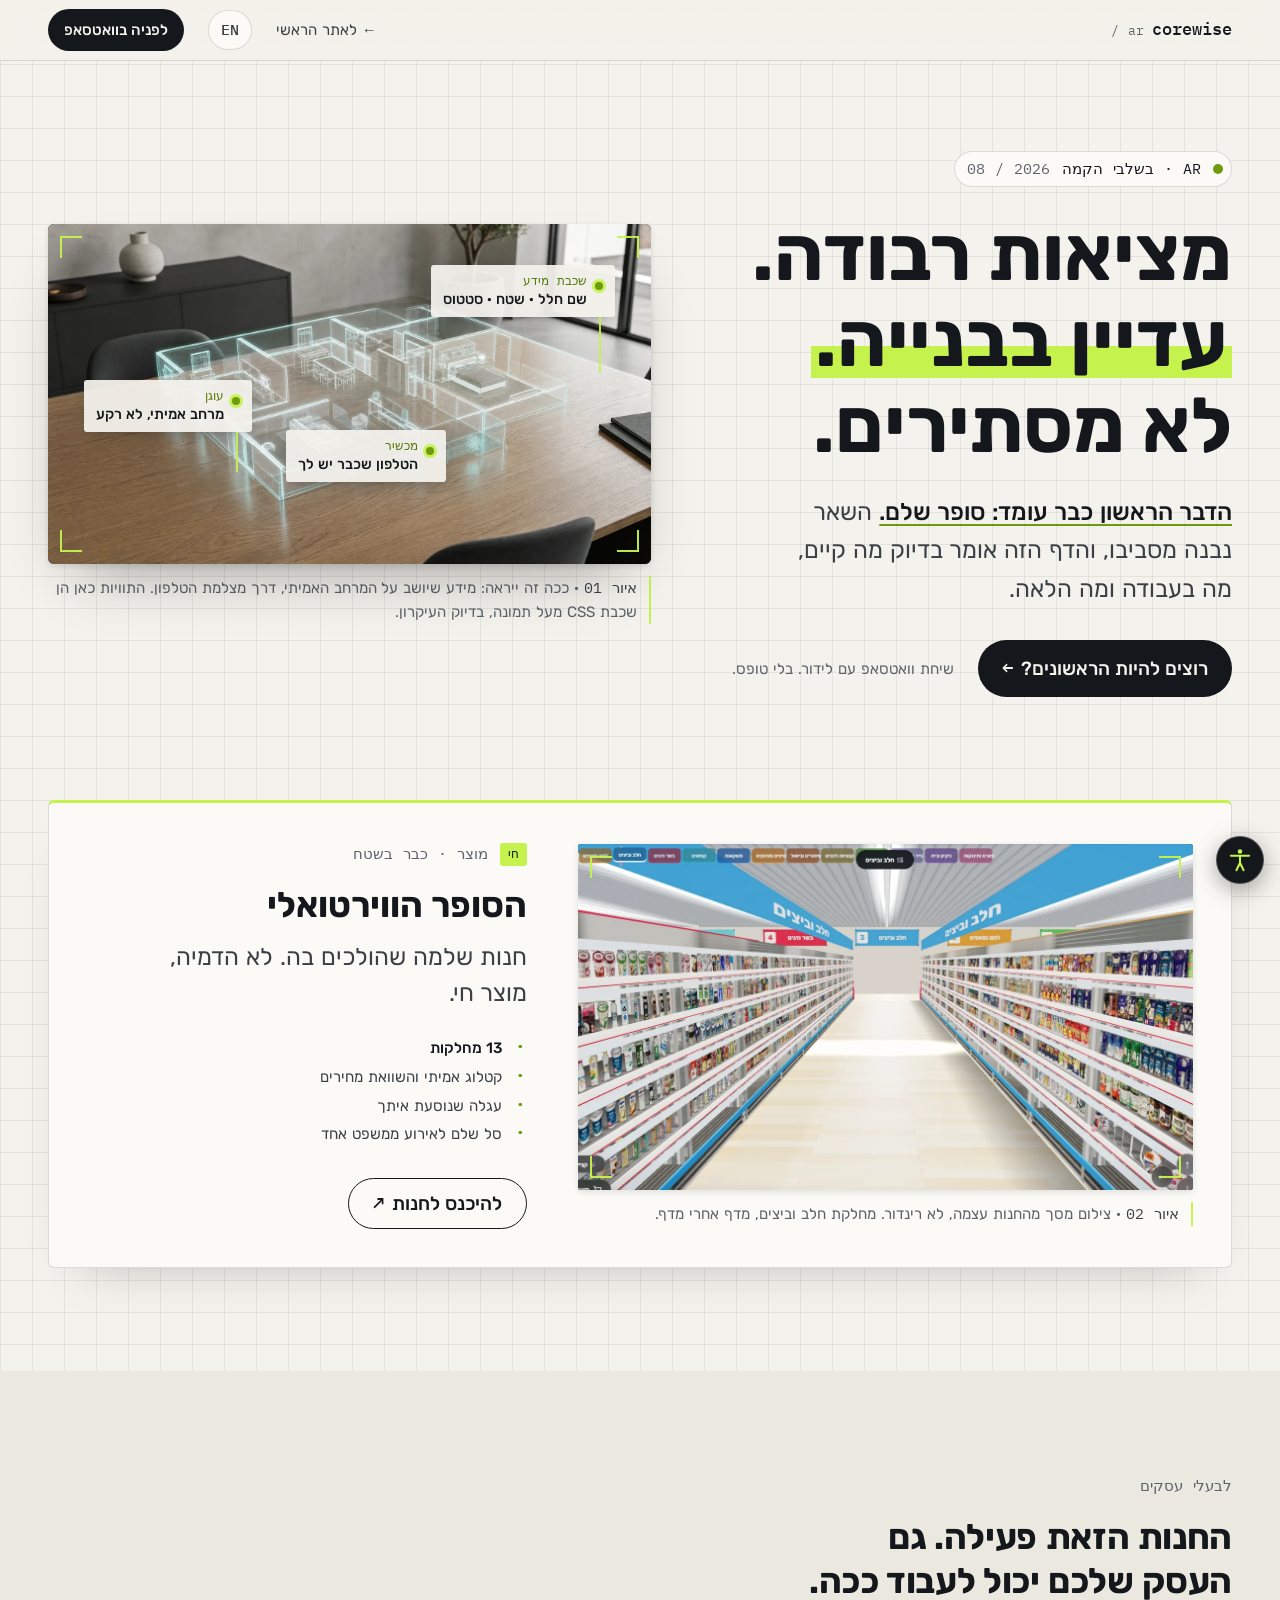
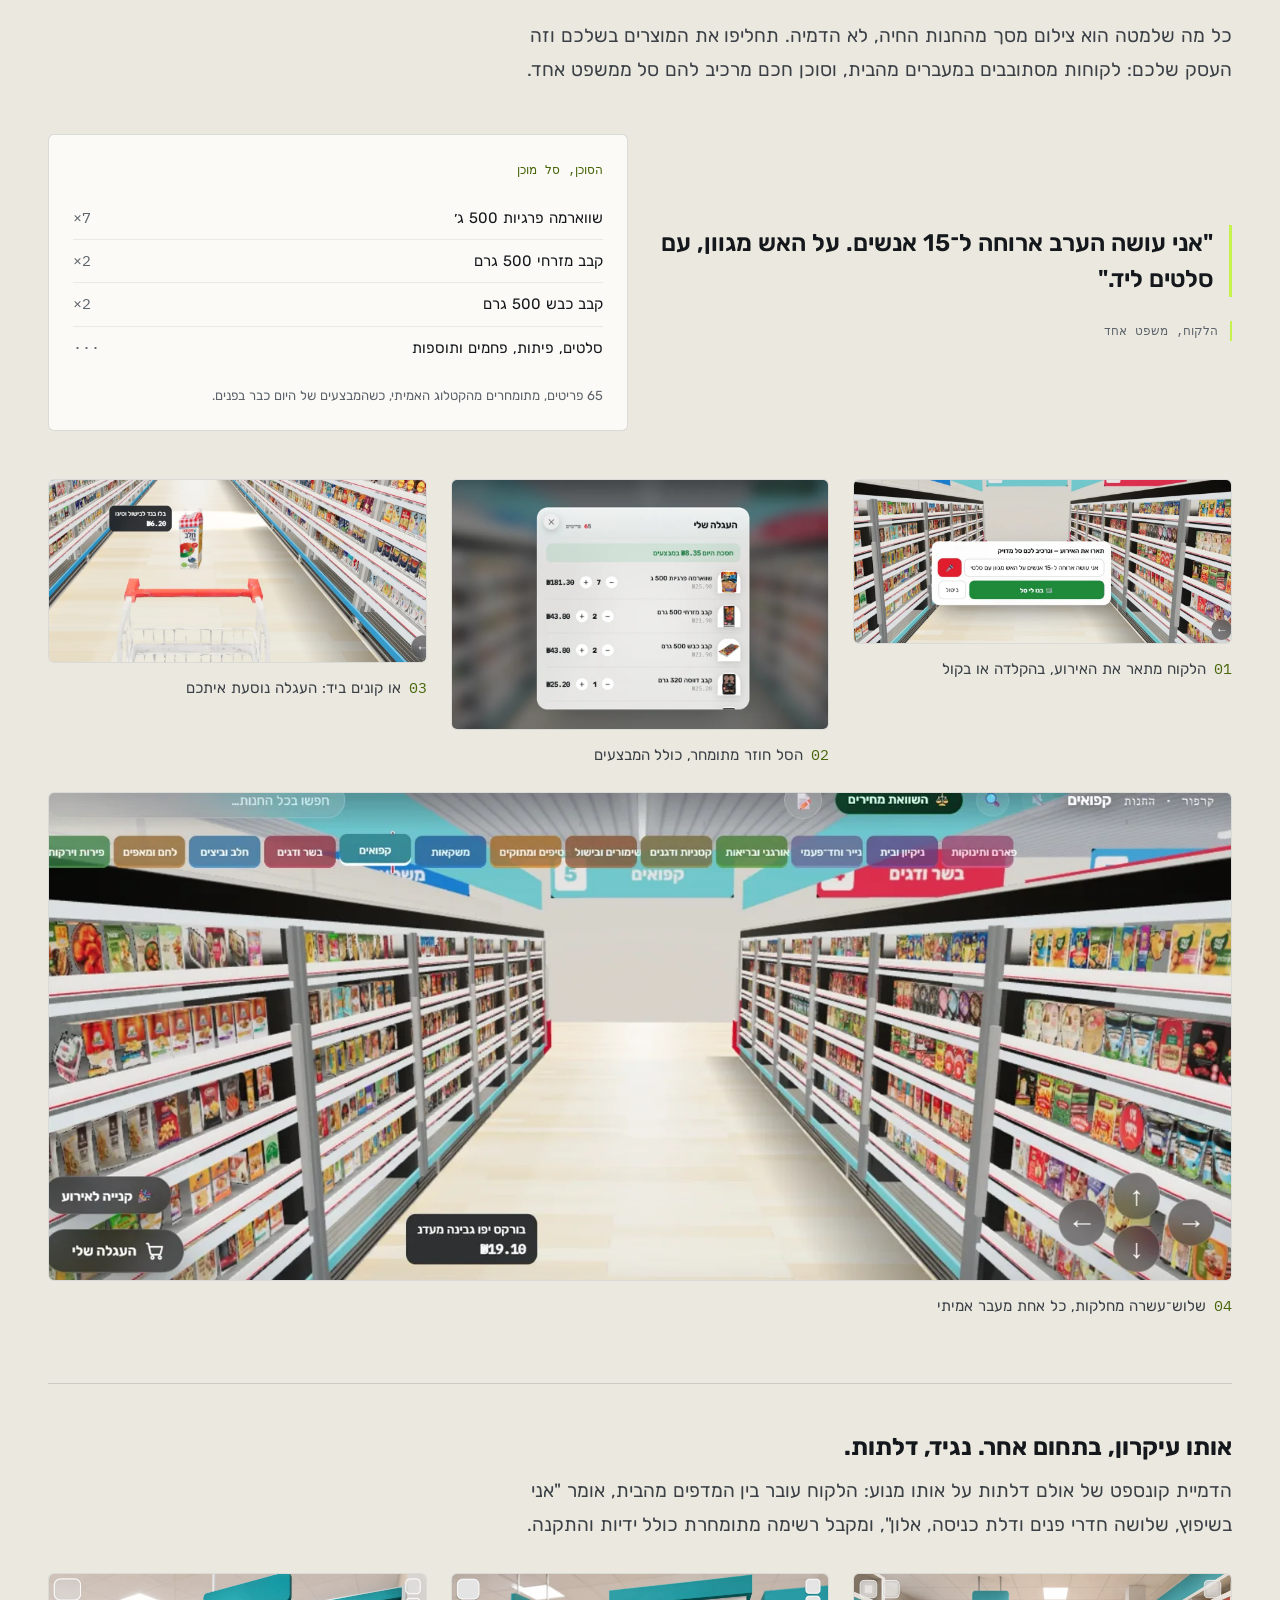
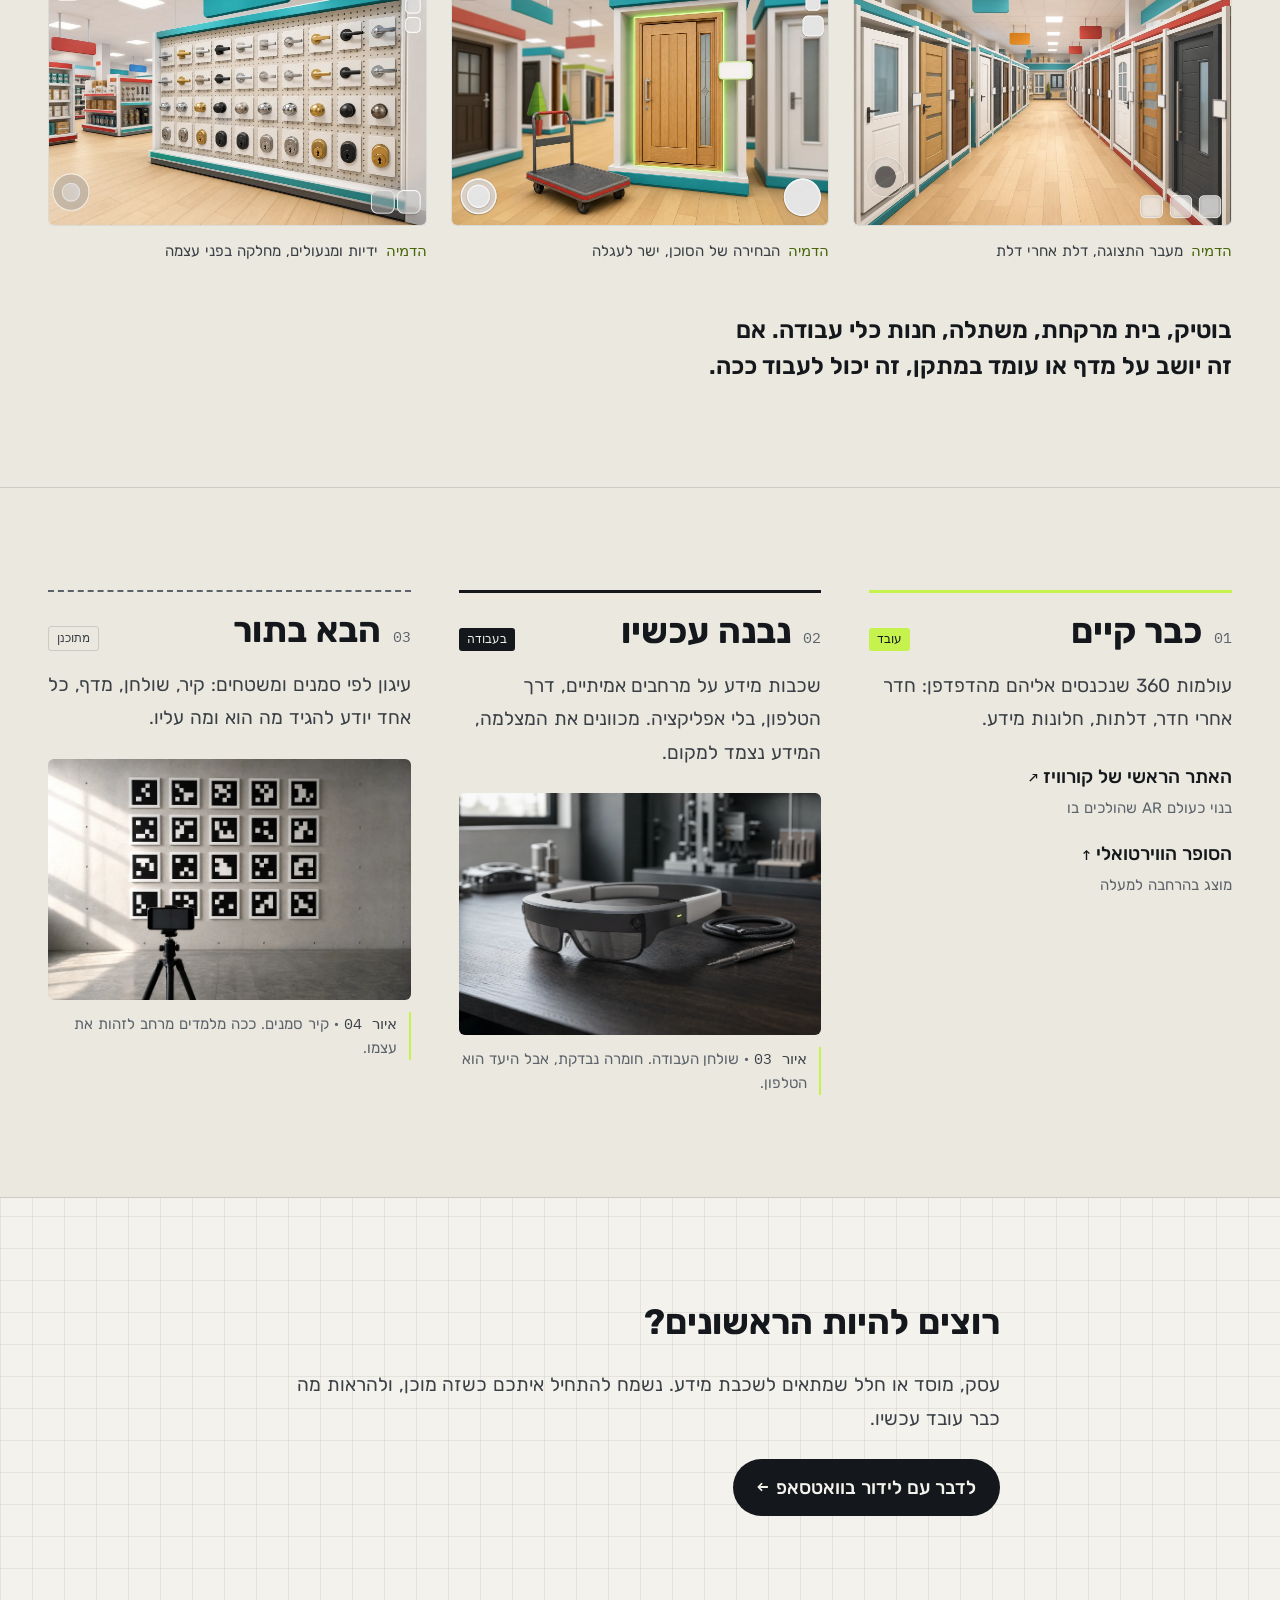
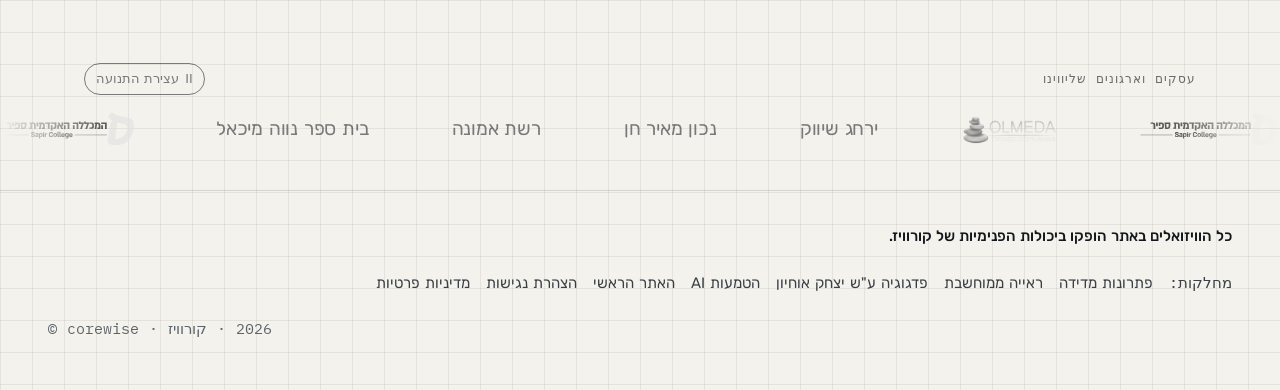
<file: ar/index.html>
<!doctype html>
<html lang="he" dir="rtl">
<head>
<meta charset="utf-8">
<meta name="viewport" content="width=device-width, initial-scale=1">
<title data-en="Corewise · AR, still being built">קורוויז · AR, בשלבי הקמה</title>
<meta name="description" data-en-content="The Corewise AR track is being built out from something real: a live virtual supermarket you walk through, 13 departments, a real catalogue. Information layers over real spaces through the phone are next. Want to be first? Talk to Lidor." content="ציר ה-AR של קורוויז נבנה מתוך משהו אמיתי: סופר וירטואלי חי שהולכים בו, 13 מחלקות, קטלוג אמיתי. שכבות מידע על מרחבים אמיתיים דרך הטלפון בדרך. רוצים להיות הראשונים? דברו עם לידור.">
<meta name="theme-color" content="#f4f2ec">
<link rel="icon" href="favicon.svg" type="image/svg+xml">
<link rel="preconnect" href="https://fonts.googleapis.com">
<link rel="preconnect" href="https://fonts.gstatic.com" crossorigin>
<link rel="stylesheet" href="https://fonts.googleapis.com/css2?family=Rubik:wght@400;500;600;700&family=IBM+Plex+Mono:wght@400;500&display=swap">
<link rel="stylesheet" href="style.css?v=1788500000">
<script src="i18n.js?v=1786962400" defer></script>
<link rel="stylesheet" href="a11y.css?v=1786961200">
<script src="a11y.js?v=1786961200"></script>
<link rel="stylesheet" href="clients.css?v=1787024000">
<script src="clients.js?v=1787024000" defer></script>
<script src="../pixel.js?v=1787900000" defer></script>
</head>
<body>
<noscript><img height="1" width="1" style="display:none" alt=""
src="https://www.facebook.com/tr?id=1063707116175844&ev=PageView&noscript=1"/></noscript>

<a class="cw-skip" href="#main" data-en="Skip to main content">דלג לתוכן הראשי</a>

<header class="top">
  <div class="wrap">
    <a class="brand" href="https://corewise.co.il" aria-label="corewise, לאתר הראשי" data-en-aria-label="corewise, main site">
      <span class="word" dir="ltr">corewise</span>
      <span class="sub" dir="ltr">/ ar</span>
    </a>
    <nav class="top-nav" aria-label="ניווט" data-en-aria-label="Navigation">
      <a class="back" href="https://corewise.co.il" data-en="Main site →">← לאתר הראשי</a>
      <button class="lang" data-lang-toggle type="button" lang="en" dir="ltr" aria-label="Switch to English">EN</button>
      <a class="wa wa-small" href="https://wa.me/972507594477?text=%D7%94%D7%99%D7%99%20%D7%9C%D7%99%D7%93%D7%95%D7%A8%2C%20%D7%A8%D7%90%D7%99%D7%AA%D7%99%20%D7%A9%D7%94-AR%20%D7%91%D7%94%D7%A7%D7%9E%D7%94.%20%D7%90%D7%A9%D7%9E%D7%97%20%D7%9C%D7%A9%D7%9E%D7%95%D7%A2%20%D7%9E%D7%94%20%D7%9E%D7%AA%D7%95%D7%9B%D7%A0%D7%9F." data-en-href="https://wa.me/972507594477?text=Hi%20Lidor%2C%20I%20saw%20the%20AR%20track%20is%20still%20being%20built.%20I%20would%20like%20to%20hear%20what%20is%20planned." data-en="WhatsApp Lidor" target="_blank" rel="noopener">לפניה בוואטסאפ</a>
    </nav>
  </div>
</header>

<main id="main" tabindex="-1">
  <!-- ============ HERO ============ -->
  <section class="hero" aria-labelledby="h1">
    <div class="wrap hero-grid">

      <div class="hero-copy stagger">
        <p class="status" style="--i:0"><span class="dot" aria-hidden="true"></span><span class="mono" data-en="AR · still being built">AR · בשלבי הקמה</span><span class="mono date" dir="ltr">08 / 2026</span></p>

        <h1 id="h1" style="--i:1" data-en-html='<span class="line">Augmented reality.</span><span class="line"><mark class="hl">Still being built.</mark> We&#39;re not hiding it.</span>'>
          <span class="line">מציאות רבודה.</span>
          <span class="line"><mark class="hl">עדיין בבנייה.</mark> לא מסתירים.</span>
        </h1>

        <p class="lede" style="--i:2" data-en-html='<a class="lede-link" href="#store">The first thing is already standing: a whole supermarket.</a> The rest is being built around it, and this page says exactly what exists, what is in progress and what comes next.'>
          <a class="lede-link" href="#store">הדבר הראשון כבר עומד: סופר שלם.</a> השאר נבנה מסביבו, והדף הזה אומר בדיוק מה קיים, מה בעבודה ומה הלאה.
        </p>

        <div class="cta-row" style="--i:3">
          <a class="wa wa-big" href="https://wa.me/972507594477?text=%D7%94%D7%99%D7%99%20%D7%9C%D7%99%D7%93%D7%95%D7%A8%2C%20%D7%A8%D7%90%D7%99%D7%AA%D7%99%20%D7%A9%D7%94-AR%20%D7%91%D7%94%D7%A7%D7%9E%D7%94.%20%D7%90%D7%A9%D7%9E%D7%97%20%D7%9C%D7%A9%D7%9E%D7%95%D7%A2%20%D7%9E%D7%94%20%D7%9E%D7%AA%D7%95%D7%9B%D7%A0%D7%9F." data-en-href="https://wa.me/972507594477?text=Hi%20Lidor%2C%20I%20saw%20the%20AR%20track%20is%20still%20being%20built.%20I%20would%20like%20to%20hear%20what%20is%20planned." data-en-html='Want to be first? <span class="arrow" aria-hidden="true">→</span>' target="_blank" rel="noopener">
            רוצים להיות הראשונים? <span class="arrow" aria-hidden="true">←</span>
          </a>
          <span class="cta-note" data-en="A WhatsApp conversation with Lidor. No form.">שיחת וואטסאפ עם לידור. בלי טופס.</span>
        </div>
      </div>

      <!-- Signature: real photo + CSS information layer (the thing we're building, demonstrated on the page) -->
      <figure class="ar-fig" aria-describedby="fig-cap">
        <div class="ar-frame">
          <img src="img/floorplan.webp" width="1600" height="900" alt="תוכנית קומה הולוגרפית מרחפת מעל שולחן ישיבות אמיתי" data-en-alt="A holographic floor plan hovering above a real meeting-room table" fetchpriority="high">
          <span class="corner c1" aria-hidden="true"></span><span class="corner c2" aria-hidden="true"></span>
          <span class="corner c3" aria-hidden="true"></span><span class="corner c4" aria-hidden="true"></span>

          <ul class="callouts" aria-label="שכבת מידע לדוגמה מעל התמונה" data-en-aria-label="Sample information layer over the image">
            <li class="co co-a" style="--i:0"><span class="pin" aria-hidden="true"></span><span class="tag mono" data-en="Info layer">שכבת מידע</span><span class="val" data-en="Space name · area · status">שם חלל · שטח · סטטוס</span></li>
            <li class="co co-b" style="--i:1"><span class="pin" aria-hidden="true"></span><span class="tag mono" data-en="Anchor">עוגן</span><span class="val" data-en="A real space, not a backdrop">מרחב אמיתי, לא רקע</span></li>
            <li class="co co-c" style="--i:2"><span class="pin" aria-hidden="true"></span><span class="tag mono" data-en="Device">מכשיר</span><span class="val" data-en="The phone you already have">הטלפון שכבר יש לך</span></li>
          </ul>
        </div>
        <figcaption id="fig-cap" data-en-html='<span class="mono">Fig. 01</span> · This is how it will look: information sitting on the real space, through the phone camera. The labels here are a CSS layer over a photo, exactly the principle.'>
          <span class="mono">איור 01</span> · ככה זה ייראה: מידע שיושב על המרחב האמיתי, דרך מצלמת הטלפון. התוויות כאן הן שכבת CSS מעל תמונה, בדיוק העיקרון.
        </figcaption>
      </figure>

    </div>
  </section>

  <!-- ============ FEATURED: the virtual supermarket, the thing that already stands ============ -->
  <section class="feature" id="store" aria-labelledby="store-h">
    <div class="wrap">
      <article class="sheet">

        <figure class="sheet-fig" aria-describedby="store-cap">
          <a class="sheet-frame" href="https://ar-store-eta.vercel.app" target="_blank" rel="noopener" aria-label="להיכנס לחנות הווירטואלית" data-en-aria-label="Enter the virtual shop">
            <img src="img/store.webp" width="1400" height="700" alt="מעבר במחלקת חלב וביצים בסופר הווירטואלי: מדפים מלאים משני הצדדים ותפריט מחלקות למעלה" data-en-alt="An aisle in the dairy department of the virtual supermarket: full shelves on both sides and a department menu on top" loading="lazy">
            <span class="corner c1" aria-hidden="true"></span><span class="corner c2" aria-hidden="true"></span>
            <span class="corner c3" aria-hidden="true"></span><span class="corner c4" aria-hidden="true"></span>
          </a>
          <figcaption id="store-cap" data-en-html='<span class="mono">Fig. 02</span> · A screenshot from the shop itself, not a render. The dairy aisle, shelf after shelf.'>
            <span class="mono">איור 02</span> · צילום מסך מהחנות עצמה, לא רינדור. מחלקת חלב וביצים, מדף אחרי מדף.
          </figcaption>
        </figure>

        <div class="sheet-copy">
          <p class="kicker"><span class="chip chip-live" data-en="live">חי</span><span class="mono" data-en="Product · in the field">מוצר · כבר בשטח</span></p>
          <h2 id="store-h" data-en="The virtual supermarket">הסופר הווירטואלי</h2>
          <p class="sheet-lede" data-en="A whole shop you walk through. Not a mock-up, a live product.">חנות שלמה שהולכים בה. לא הדמיה, מוצר חי.</p>
          <ul class="facts" aria-label="מה יש בחנות" data-en-aria-label="What the shop has">
            <li data-en="13 departments">13 מחלקות</li>
            <li data-en="Real catalogue and price comparison">קטלוג אמיתי והשוואת מחירים</li>
            <li data-en="A cart that travels with you">עגלה שנוסעת איתך</li>
            <li data-en="A full basket for an event from one sentence">סל שלם לאירוע ממשפט אחד</li>
          </ul>
          <a class="btn-out" href="https://ar-store-eta.vercel.app" target="_blank" rel="noopener" data-en-html='Enter the shop <span class="mono" dir="ltr" aria-hidden="true">↗</span>'>להיכנס לחנות <span class="mono" dir="ltr" aria-hidden="true">↗</span></a>
        </div>

      </article>
    </div>
  </section>


  <!-- ============ YOURS: the pitch to the business owner ============ -->
  <section class="yours" id="yours" aria-labelledby="yours-h">
    <div class="wrap">
      <header class="yours-head">
        <p class="kicker"><span class="mono" data-en="For business owners">לבעלי עסקים</span></p>
        <h2 id="yours-h" data-en="This store is open. Yours can work the same way.">החנות הזאת פעילה. גם העסק שלכם יכול לעבוד ככה.</h2>
        <p class="yours-lede" data-en="Everything below is a screenshot from the live shop, not a render. Swap the products for yours and this is your business: customers walk the aisles from home, and a smart agent builds their basket from one sentence.">כל מה שלמטה הוא צילום מסך מהחנות החיה, לא הדמיה. תחליפו את המוצרים בשלכם וזה העסק שלכם: לקוחות מסתובבים במעברים מהבית, וסוכן חכם מרכיב להם סל ממשפט אחד.</p>
      </header>

      <!-- the exchange: one sentence in, a ready basket out -->
      <div class="convo" role="group" aria-label="דוגמה: משפט של לקוח והסל שהסוכן מרכיב" data-en-aria-label="Example: a customer's sentence and the basket the agent builds">
        <figure class="convo-q">
          <blockquote data-en="&quot;I'm hosting a barbecue for 15 people this evening. A good mix, and salads on the side.&quot;">"אני עושה הערב ארוחה ל־15 אנשים. על האש מגוון, עם סלטים ליד."</blockquote>
          <figcaption class="mono" data-en="The customer, one sentence">הלקוח, משפט אחד</figcaption>
        </figure>
        <div class="convo-a">
          <p class="mono convo-a__k" data-en="The agent, a ready basket">הסוכן, סל מוכן</p>
          <ul class="basket" aria-label="הסל שהורכב" data-en-aria-label="The basket that was built">
            <li><span data-en="Chicken shawarma, 500 g">שווארמה פרגיות 500 ג׳</span><span class="mono basket-n" dir="ltr">×7</span></li>
            <li><span data-en="Eastern kebab, 500 g">קבב מזרחי 500 גרם</span><span class="mono basket-n" dir="ltr">×2</span></li>
            <li><span data-en="Lamb kebab, 500 g">קבב כבש 500 גרם</span><span class="mono basket-n" dir="ltr">×2</span></li>
            <li><span data-en="Salads, pitas, charcoal and sides">סלטים, פיתות, פחמים ותוספות</span><span class="mono basket-n" dir="ltr">···</span></li>
          </ul>
          <p class="basket-foot" data-en="65 items, priced from the real catalogue, with today's deals already counted.">65 פריטים, מתומחרים מהקטלוג האמיתי, כשהמבצעים של היום כבר בפנים.</p>
        </div>
      </div>

      <!-- the proof, in the order it happens -->
      <ol class="frames">
        <li class="frame">
          <img src="img/event-prompt.webp" width="1200" height="520" loading="lazy" decoding="async"
               alt="חלון בחנות הווירטואלית: תארו את האירוע ונרכיב לכם סל מדויק, עם המשפט של הלקוח בשדה הקלט וכפתור בנו לי סל" data-en-alt="A dialog in the virtual shop: describe the event and we'll build you an exact basket, with the customer's sentence in the input and a build-my-basket button">
          <p class="frame-cap"><span class="mono">01</span> <span data-en="The customer describes the event, in typing or by voice">הלקוח מתאר את האירוע, בהקלדה או בקול</span></p>
        </li>
        <li class="frame">
          <img src="img/event-cart.webp" width="1000" height="660" loading="lazy" decoding="async"
               alt="העגלה שהורכבה: שווארמה פרגיות, קבב מזרחי, קבב כבש וקבב דווסה עם כמויות ומחירים, ושורת חיסכון של 8.35 שקלים במבצעים" data-en-alt="The assembled cart: chicken shawarma and three kinds of kebab with quantities and prices, and a savings line of 8.35 shekels from deals">
          <p class="frame-cap"><span class="mono">02</span> <span data-en="The basket comes back priced, deals included">הסל חוזר מתומחר, כולל המבצעים</span></p>
        </li>
        <li class="frame">
          <img src="img/cart-follow.webp" width="1100" height="530" loading="lazy" decoding="async"
               alt="עגלת קניות תלת־ממדית נוסעת במעבר, מעליה קרטון חלב שמרחף בדרכו פנימה עם תווית מחיר" data-en-alt="A 3D shopping cart travelling down the aisle, a milk carton floating into it with a price tag">
          <p class="frame-cap"><span class="mono">03</span> <span data-en="Or shop by hand: the cart travels with you">או קונים ביד: העגלה נוסעת איתכם</span></p>
        </li>
        <li class="frame frame--wide">
          <img src="img/aisle-nav.webp" width="1500" height="617" loading="lazy" decoding="async"
               alt="מבט על מעבר שלם בחנות עם ניווט המחלקות למעלה: קפואים, משקאות, חלב וביצים ועוד, ושלטי מחלקות תלויים מהתקרה" data-en-alt="A full aisle with the department navigation on top: frozen, drinks, dairy and more, with department signs hanging from the ceiling">
          <p class="frame-cap"><span class="mono">04</span> <span data-en="Thirteen departments, each one a real aisle">שלוש־עשרה מחלקות, כל אחת מעבר אמיתי</span></p>
        </li>
      </ol>

      <!-- the same engine pointed at different merchandise. Concept renders,
           labelled as such: the supermarket above is real screenshots, and the
           distinction is part of the argument. -->
      <div class="domain">
        <h3 class="domain-h" data-en="The same principle, in a different trade. Say, doors.">אותו עיקרון, בתחום אחר. נגיד, דלתות.</h3>
        <p class="domain-lede" data-en="A concept sketch of a doors showroom on the same engine: the customer walks the display aisle from home, says &quot;I'm renovating, three interior rooms and a front door, oak&quot;, and gets a priced list with handles and fitting included.">הדמיית קונספט של אולם דלתות על אותו מנוע: הלקוח עובר בין המדפים מהבית, אומר "אני בשיפוץ, שלושה חדרי פנים ודלת כניסה, אלון", ומקבל רשימה מתומחרת כולל ידיות והתקנה.</p>
        <ul class="domain-frames">
          <li>
            <img src="img/doors-aisle.webp" width="1500" height="1000" loading="lazy" decoding="async"
                 alt="הדמיה: מעבר באולם תצוגה וירטואלי של דלתות, דלתות פנים וכניסה עומדות במתקני תצוגה משני הצדדים" data-en-alt="Concept render: an aisle in a virtual doors showroom, interior and front doors standing in display racks on both sides">
            <p class="frame-cap"><span class="mono" data-en="Concept">הדמיה</span> <span data-en="The display aisle, door after door">מעבר התצוגה, דלת אחרי דלת</span></p>
          </li>
          <li>
            <img src="img/doors-pick.webp" width="1500" height="1000" loading="lazy" decoding="async"
                 alt="הדמיה: דלת אלון מסומנת בזוהר ירוק במתקן התצוגה, ולפניה עגלת משלוח שטוחה" data-en-alt="Concept render: an oak door highlighted with a green glow in its rack, a flat delivery trolley waiting in front">
            <p class="frame-cap"><span class="mono" data-en="Concept">הדמיה</span> <span data-en="The agent's pick, straight to the trolley">הבחירה של הסוכן, ישר לעגלה</span></p>
          </li>
          <li>
            <img src="img/doors-wall.webp" width="1500" height="1000" loading="lazy" decoding="async"
                 alt="הדמיה: קיר מחלקת ידיות ומנעולים באולם הווירטואלי, שורות של ידיות בכרום, פליז ושחור" data-en-alt="Concept render: the handles and locks department wall in the virtual showroom, rows of handles in chrome, brass and black">
            <p class="frame-cap"><span class="mono" data-en="Concept">הדמיה</span> <span data-en="Handles and locks, a department of their own">ידיות ומנעולים, מחלקה בפני עצמה</span></p>
          </li>
        </ul>
      </div>

      <p class="yours-close" data-en="A boutique, a pharmacy, a plant nursery, a hardware store. If it sits on shelves or stands in a rack, it can work like this.">בוטיק, בית מרקחת, משתלה, חנות כלי עבודה. אם זה יושב על מדף או עומד במתקן, זה יכול לעבוד ככה.</p>
    </div>
  </section>

  <!-- ============ LEDGER: exists / building / next ============ -->
  <section class="ledger" aria-labelledby="ledger-h">
    <div class="wrap">
      <h2 id="ledger-h" class="sr-only" data-en="What exists, what is being built, what comes next">מה קיים, מה בבנייה, מה הלאה</h2>

      <div class="cols">

        <article class="col col-done">
          <header class="col-head">
            <span class="mono num" dir="ltr">01</span>
            <h3 data-en="Already live">כבר קיים</h3>
            <span class="chip chip-done" data-en="working">עובד</span>
          </header>
          <p data-en="Walk-in 360 worlds, straight from the browser: room after room, doors, information windows.">עולמות 360 שנכנסים אליהם מהדפדפן: חדר אחרי חדר, דלתות, חלונות מידע.</p>
          <ul class="links">
            <li><a href="https://corewise.co.il" target="_blank" rel="noopener" data-en-html='The Corewise main site <span class="mono" dir="ltr">↗</span>'>האתר הראשי של קורוויז <span class="mono" dir="ltr">↗</span></a><span class="link-note" data-en="Built as an AR world you walk through">בנוי כעולם AR שהולכים בו</span></li>
            <li><a href="#store" data-en-html='The virtual supermarket <span class="mono" dir="ltr">↑</span>'>הסופר הווירטואלי <span class="mono" dir="ltr">↑</span></a><span class="link-note" data-en="Shown in full above">מוצג בהרחבה למעלה</span></li>
          </ul>
        </article>

        <article class="col col-now">
          <header class="col-head">
            <span class="mono num" dir="ltr">02</span>
            <h3 data-en="Being built now">נבנה עכשיו</h3>
            <span class="chip chip-now" data-en="in progress">בעבודה</span>
          </header>
          <p data-en="Information layers over real spaces, through the phone, with no app. Point the camera and the information sticks to the place.">שכבות מידע על מרחבים אמיתיים, דרך הטלפון, בלי אפליקציה. מכוונים את המצלמה, המידע נצמד למקום.</p>
          <figure class="mini">
            <img src="img/headset.webp" width="1600" height="1067" alt="משקפי AR על שולחן עבודה בסטודיו הנדסי" data-en-alt="AR glasses on a workbench in an engineering studio" loading="lazy">
            <figcaption data-en-html='<span class="mono">Fig. 03</span> · The workbench. Hardware is being tested, but the target is the phone.'><span class="mono">איור 03</span> · שולחן העבודה. חומרה נבדקת, אבל היעד הוא הטלפון.</figcaption>
          </figure>
        </article>

        <article class="col col-next">
          <header class="col-head">
            <span class="mono num" dir="ltr">03</span>
            <h3 data-en="Next in line">הבא בתור</h3>
            <span class="chip chip-next" data-en="planned">מתוכנן</span>
          </header>
          <p data-en="Anchoring by markers and surfaces: a wall, a table, a shelf, each one able to say what it is and what is on it.">עיגון לפי סמנים ומשטחים: קיר, שולחן, מדף, כל אחד יודע להגיד מה הוא ומה עליו.</p>
          <figure class="mini">
            <img src="img/markers.webp" width="1600" height="1067" alt="קיר בטון עם רשת לוחות סמנים שחור-לבן וטלפון על חצובה מולם" data-en-alt="A concrete wall with a grid of black-and-white marker boards and a phone on a tripod facing them" loading="lazy">
            <figcaption data-en-html='<span class="mono">Fig. 04</span> · A marker wall. This is how you teach a space to recognise itself.'><span class="mono">איור 04</span> · קיר סמנים. ככה מלמדים מרחב לזהות את עצמו.</figcaption>
          </figure>
        </article>

      </div>
    </div>
  </section>

  <!-- ============ CLOSING CTA ============ -->
  <section class="close" aria-labelledby="close-h">
    <div class="wrap close-grid">
      <h2 id="close-h" data-en="Want to be first?">רוצים להיות הראשונים?</h2>
      <p data-en="A business, an institution or a space that suits an information layer. We'd be glad to start with you when it's ready, and to show what already works now.">עסק, מוסד או חלל שמתאים לשכבת מידע. נשמח להתחיל איתכם כשזה מוכן, ולהראות מה כבר עובד עכשיו.</p>
      <a class="wa wa-big" href="https://wa.me/972507594477?text=%D7%94%D7%99%D7%99%20%D7%9C%D7%99%D7%93%D7%95%D7%A8%2C%20%D7%A8%D7%90%D7%99%D7%AA%D7%99%20%D7%A9%D7%94-AR%20%D7%91%D7%94%D7%A7%D7%9E%D7%94.%20%D7%90%D7%A9%D7%9E%D7%97%20%D7%9C%D7%A9%D7%9E%D7%95%D7%A2%20%D7%9E%D7%94%20%D7%9E%D7%AA%D7%95%D7%9B%D7%A0%D7%9F." data-en-href="https://wa.me/972507594477?text=Hi%20Lidor%2C%20I%20saw%20the%20AR%20track%20is%20still%20being%20built.%20I%20would%20like%20to%20hear%20what%20is%20planned." data-en-html='Talk to Lidor on WhatsApp <span class="arrow" aria-hidden="true">→</span>' target="_blank" rel="noopener">
        לדבר עם לידור בוואטסאפ <span class="arrow" aria-hidden="true">←</span>
      </a>
    </div>
  </section>
</main>
<section data-cw-clients data-base="../" aria-label="לקוחות" data-en-aria-label="Clients"></section>


<footer class="foot">
  <div class="wrap">
    <p class="made" data-en="Every visual on this site was produced with Corewise's own in-house capabilities.">כל הוויזואלים באתר הופקו ביכולות הפנימיות של קורוויז.</p>
    <nav class="sibs" aria-label="אתרי המחלקות" data-en-aria-label="Department sites">
      <span class="mono" data-en="Departments:">מחלקות:</span>
      <a href="../measure/" data-en="Measure Solutions">פתרונות מדידה</a>
      <a href="../vision/" data-en="Computer Vision">ראייה ממוחשבת</a>
      <a href="../pedagogy/" data-en="Yitzhak Ohayon Pedagogy">פדגוגיה ע"ש יצחק אוחיון</a>
      <a href="../ai/" data-en="AI Integration">הטמעות AI</a>
      <a href="https://corewise.co.il" data-en="Main site">האתר הראשי</a>
      <a href="/negishut/" data-en="Accessibility statement">הצהרת נגישות</a>
      <a href="/privacy/" data-en="Privacy policy">מדיניות פרטיות</a>
    </nav>
    <p class="mono copy" dir="ltr" data-en-html='© corewise · 2026'>© corewise · <span dir="rtl">קורוויז</span> · 2026</p>
  </div>
</footer>

<script src="app.js?v=1786962400" defer></script>
</body>
</html>
</file>
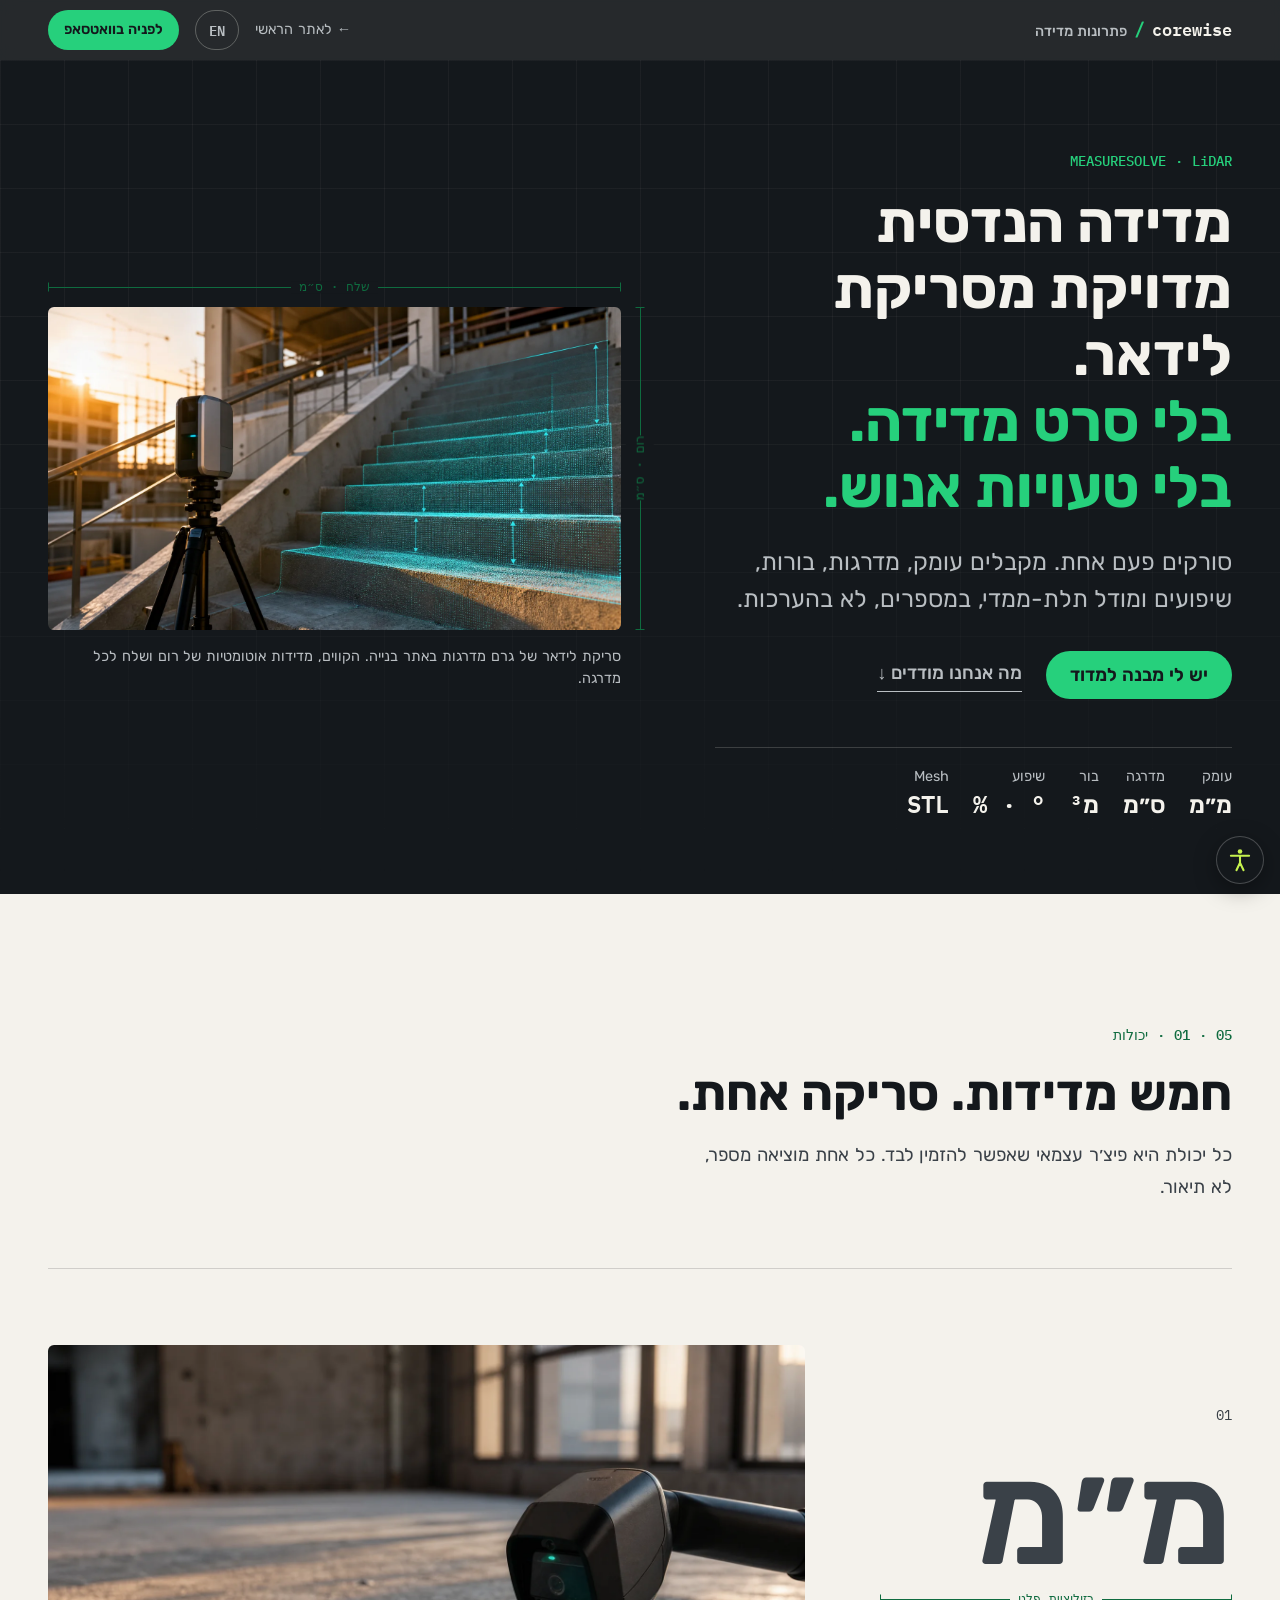
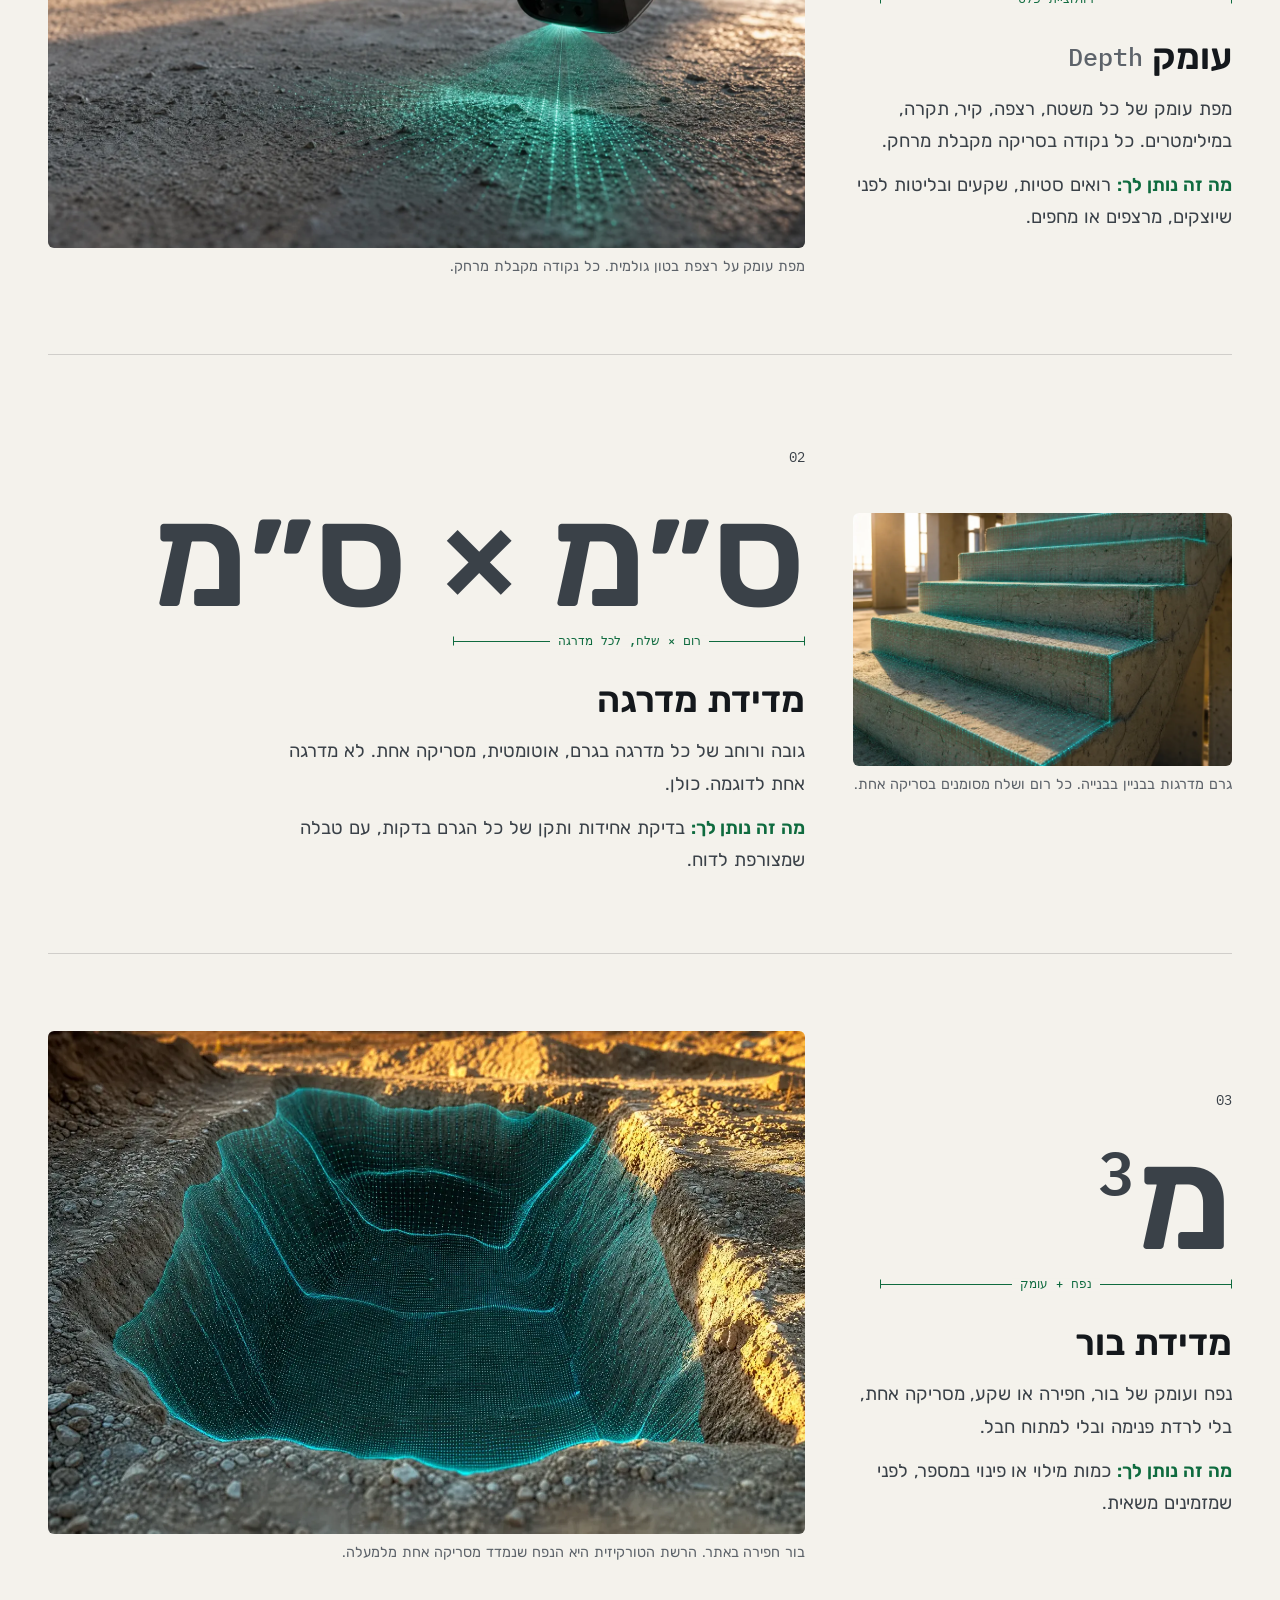
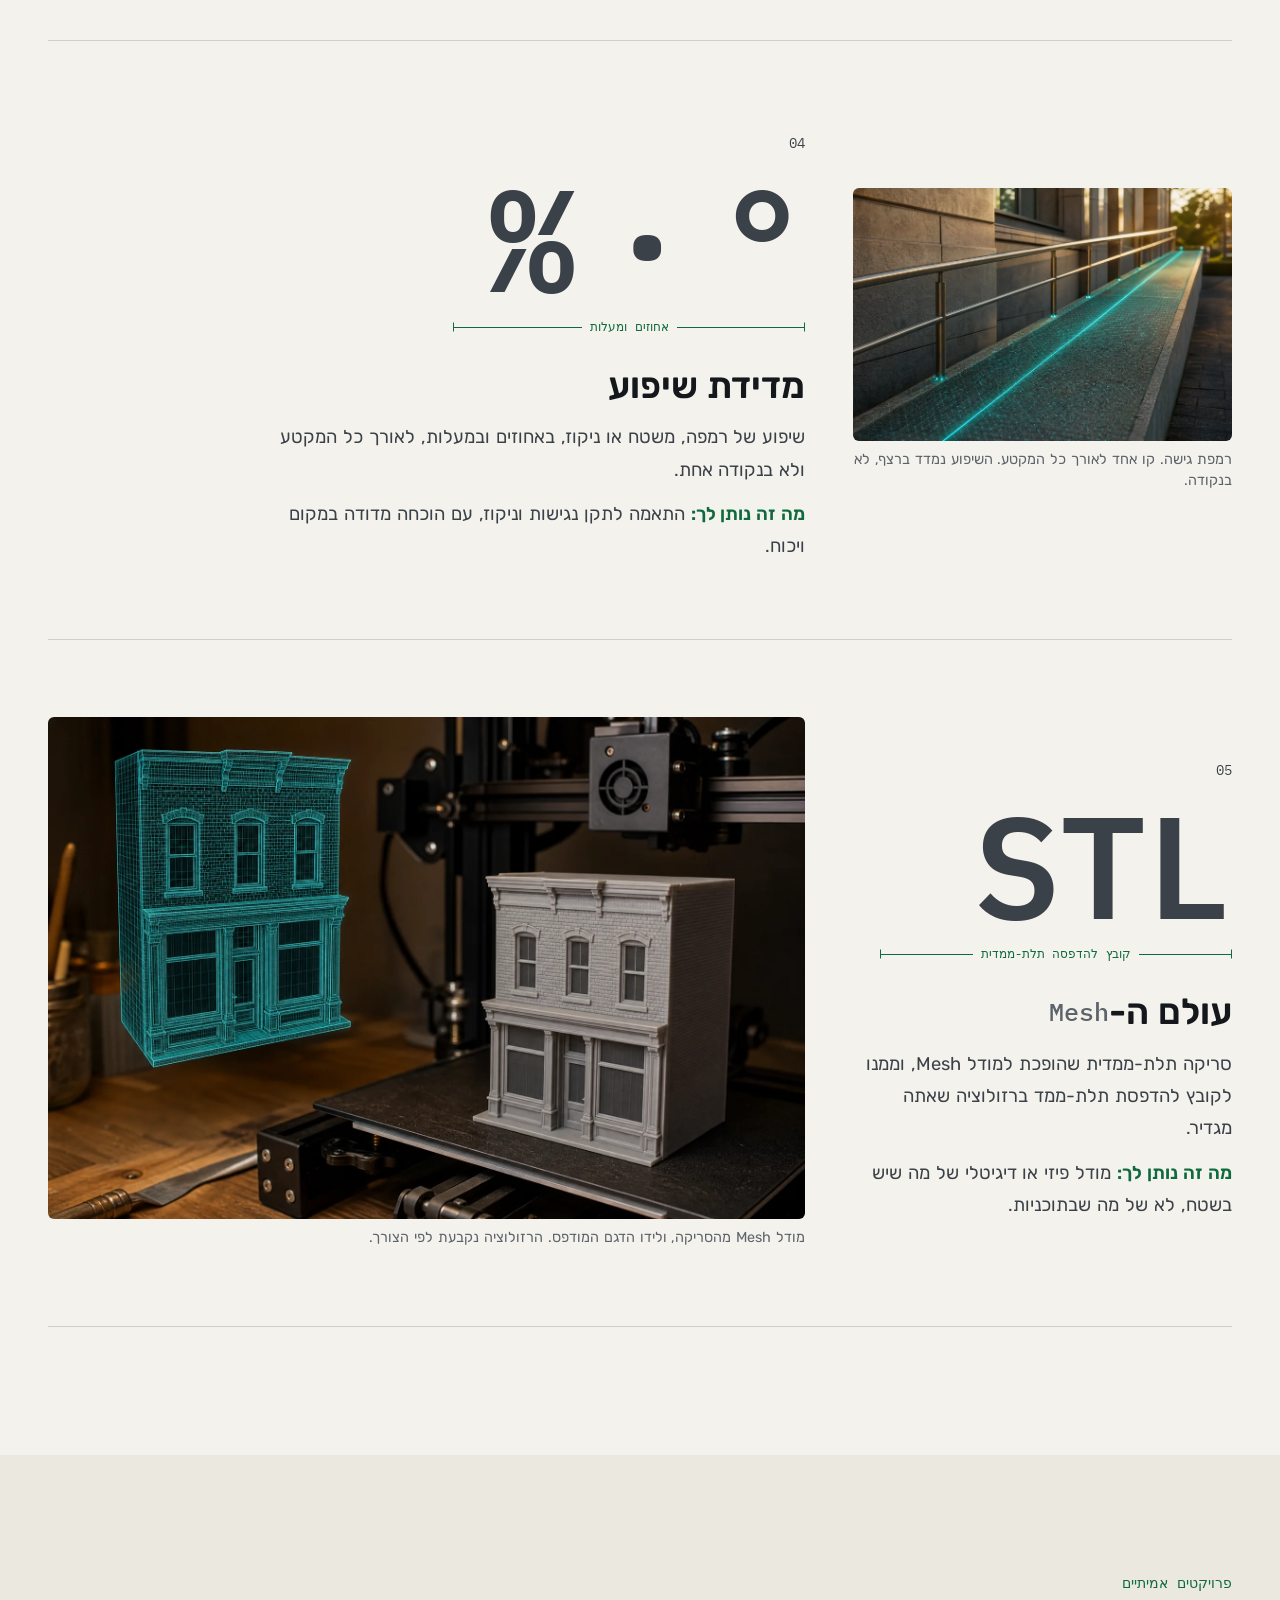
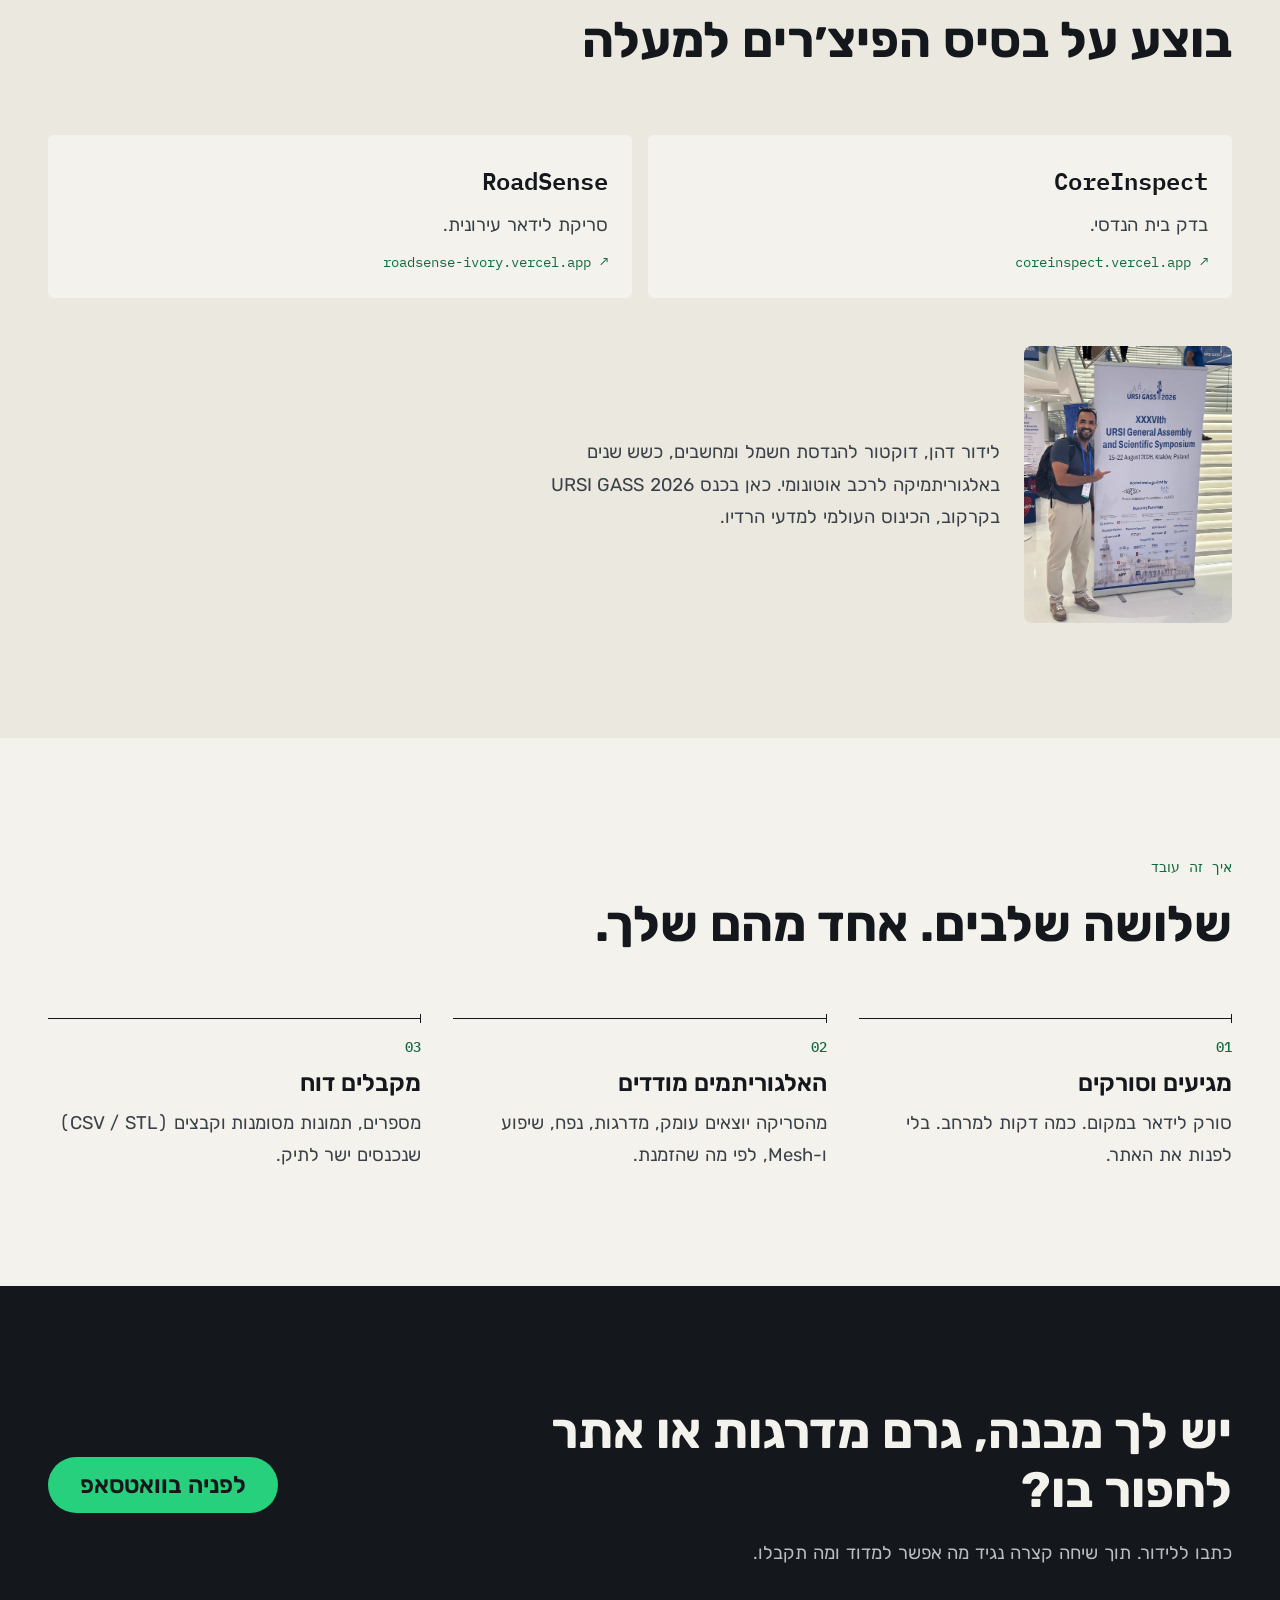
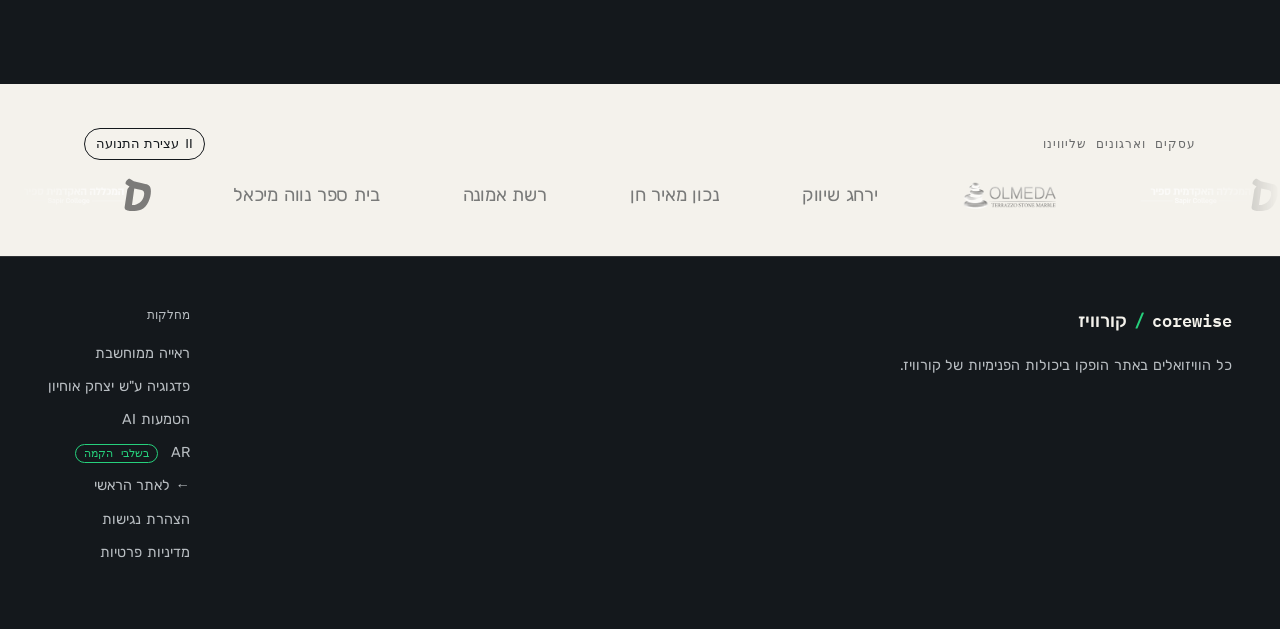
<file: measure/index.html>
<!doctype html>
<html lang="he" dir="rtl">
<head>
<meta charset="utf-8">
<meta name="viewport" content="width=device-width, initial-scale=1">
<title data-en="Corewise · Measure Solutions, engineering-grade measurement from a LiDAR scan">קורוויז · פתרונות מדידה, מדידה הנדסית מסריקת לידאר</title>
<meta name="description" data-en-content="Engineering-grade measurement from a LiDAR scan: depth map, stair measurement, pit volume, slope and a Mesh model for 3D printing. No tape measure. No human error." content="מדידה הנדסית מדויקת מסריקת לידאר: מפת עומק, מדידת מדרגות, נפח בור, שיפוע ומודל Mesh להדפסה תלת-ממדית. בלי סרט מדידה, בלי טעויות אנוש.">
<meta name="theme-color" content="#14181c">
<meta property="og:title" data-en-content="Corewise · Measure Solutions" content="קורוויז · פתרונות מדידה">
<meta property="og:description" data-en-content="Engineering-grade measurement from a LiDAR scan. Depth, stairs, pits, slopes and Mesh." content="מדידה הנדסית מדויקת מסריקת לידאר. עומק, מדרגות, בורות, שיפועים ו-Mesh.">
<meta property="og:image" content="img/hero.webp">
<link rel="icon" href="favicon.svg" type="image/svg+xml">
<link rel="preconnect" href="https://fonts.googleapis.com">
<link rel="preconnect" href="https://fonts.gstatic.com" crossorigin>
<link rel="stylesheet" href="https://fonts.googleapis.com/css2?family=Rubik:wght@400;500;600;700&family=IBM+Plex+Mono:wght@400;500;600&display=swap">
<link rel="stylesheet" href="style.css?v=1788000000">
<script src="i18n.js?v=1786962400" defer></script>
<link rel="stylesheet" href="a11y.css?v=1786961200">
<script src="a11y.js?v=1786961200"></script>
<link rel="stylesheet" href="clients.css?v=1787024000">
<script src="clients.js?v=1787024000" defer></script>
<script src="../pixel.js?v=1787900000" defer></script>
</head>
<body>
<noscript><img height="1" width="1" style="display:none" alt=""
src="https://www.facebook.com/tr?id=1063707116175844&ev=PageView&noscript=1"/></noscript>

<a class="cw-skip" href="#main" data-en="Skip to main content">דלג לתוכן הראשי</a>

<header class="topbar">
  <a class="brand" href="https://corewise.co.il"><span class="wordmark" dir="ltr">corewise</span><span class="brand-sep" aria-hidden="true">/</span><span class="brand-dept" data-en="Measure Solutions">פתרונות מדידה</span></a>
  <nav class="topnav" aria-label="ניווט" data-en-aria-label="Navigation">
    <a class="toplink" href="https://corewise.co.il" data-en-html='Main site <span aria-hidden="true">&rarr;</span>'><span aria-hidden="true">←</span> לאתר הראשי</a>
    <button class="lang" data-lang-toggle type="button" lang="en" dir="ltr" aria-label="Switch to English">EN</button>
    <a class="btn btn-sm" href="https://wa.me/972507594477?text=%D7%94%D7%99%D7%99%20%D7%9C%D7%99%D7%93%D7%95%D7%A8%2C%20%D7%94%D7%92%D7%A2%D7%AA%D7%99%20%D7%9E%D7%90%D7%AA%D7%A8%20%D7%A4%D7%AA%D7%A8%D7%95%D7%A0%D7%95%D7%AA%20%D7%94%D7%9E%D7%93%D7%99%D7%93%D7%94.%20%D7%99%D7%A9%20%D7%9C%D7%99%20%D7%9E%D7%91%D7%A0%D7%94%2F%D7%90%D7%AA%D7%A8%20%D7%A9%D7%90%D7%A9%D7%9E%D7%97%20%D7%9C%D7%9E%D7%93%D7%95%D7%93." data-en-href="https://wa.me/972507594477?text=Hi%20Lidor%2C%20I%20came%20from%20the%20Measure%20Solutions%20site.%20I%20have%20a%20building%2Fsite%20I%20would%20like%20measured." data-en="WhatsApp Lidor" target="_blank" rel="noopener">לפניה בוואטסאפ</a>
  </nav>
</header>

<main id="main" tabindex="-1">

<!-- ============ HERO ============ -->
<section class="hero" id="top">
  <div class="wrap hero-grid">
    <div class="hero-copy stagger">
      <p class="eyebrow" style="--i:0"><span dir="ltr">MEASURESOLVE · LiDAR</span></p>
      <h1 style="--i:1" data-en-html='Engineering-grade measurement from a LiDAR scan.<br><span class="accent">No tape measure. <span class="nowrap">No human error.</span></span>'>מדידה הנדסית מדויקת מסריקת לידאר.<br><span class="accent">בלי סרט מדידה. <span class="nowrap">בלי טעויות אנוש.</span></span></h1>
      <p class="lede" style="--i:2" data-en="Scan once. Get depth, stairs, pits, slopes and a 3D model, as numbers, not estimates.">סורקים פעם אחת. מקבלים עומק, מדרגות, בורות, שיפועים ומודל תלת-ממדי, במספרים, לא בהערכות.</p>
      <div class="cta-row" style="--i:3">
        <a class="btn" href="https://wa.me/972507594477?text=%D7%94%D7%99%D7%99%20%D7%9C%D7%99%D7%93%D7%95%D7%A8%2C%20%D7%94%D7%92%D7%A2%D7%AA%D7%99%20%D7%9E%D7%90%D7%AA%D7%A8%20%D7%A4%D7%AA%D7%A8%D7%95%D7%A0%D7%95%D7%AA%20%D7%94%D7%9E%D7%93%D7%99%D7%93%D7%94.%20%D7%99%D7%A9%20%D7%9C%D7%99%20%D7%9E%D7%91%D7%A0%D7%94%2F%D7%90%D7%AA%D7%A8%20%D7%A9%D7%90%D7%A9%D7%9E%D7%97%20%D7%9C%D7%9E%D7%93%D7%95%D7%93." data-en-href="https://wa.me/972507594477?text=Hi%20Lidor%2C%20I%20came%20from%20the%20Measure%20Solutions%20site.%20I%20have%20a%20building%2Fsite%20I%20would%20like%20measured." data-en="I have a building to measure" target="_blank" rel="noopener">יש לי מבנה למדוד</a>
        <a class="link-arrow" href="#features" data-en-html='What we measure <span aria-hidden="true">↓</span>'>מה אנחנו מודדים <span aria-hidden="true">↓</span></a>
      </div>
      <dl class="hero-units" style="--i:4" aria-label="יחידות הפלט" data-en-aria-label="Output units">
        <div><dt data-en="Depth">עומק</dt><dd data-en="mm">מ״מ</dd></div>
        <div><dt data-en="Stair">מדרגה</dt><dd data-en="cm">ס״מ</dd></div>
        <div><dt data-en="Pit">בור</dt><dd data-en="m³">מ³</dd></div>
        <div><dt data-en="Slope">שיפוע</dt><dd dir="ltr">% · °</dd></div>
        <div><dt>Mesh</dt><dd dir="ltr">STL</dd></div>
      </dl>
    </div>

    <figure class="hero-fig measured">
      <span class="dim dim-top" aria-hidden="true"><b data-en="Tread · cm">שלח · ס״מ</b></span>
      <span class="dim dim-side" aria-hidden="true"><b data-en="Riser · cm">רום · ס״מ</b></span>
      <img src="img/hero.webp" width="1600" height="900" alt="סורק לידאר על חצובה מול גרם מדרגות בטון באתר בנייה; ענן נקודות טורקיז מסמן את הרום והשלח של כל מדרגה" data-en-alt="A tripod-mounted LiDAR scanner facing a concrete stair flight on a construction site; a teal point cloud marks the riser and tread of every step" fetchpriority="high">
      <figcaption data-en="A LiDAR scan of a stair flight on a construction site. The lines are automatic riser and tread measurements for every step.">סריקת לידאר של גרם מדרגות באתר בנייה. הקווים, מדידות אוטומטיות של רום ושלח לכל מדרגה.</figcaption>
    </figure>
  </div>
</section>

<!-- ============ FEATURES ============ -->
<section class="features" id="features">
  <div class="wrap">
    <header class="sec-head reveal">
      <p class="eyebrow" data-en-html='<span dir="ltr">01 · 05</span> · Capabilities'><span dir="ltr">01 · 05</span> · יכולות</p>
      <h2 data-en="Five measurements. One scan.">חמש מדידות. סריקה אחת.</h2>
      <p class="sec-sub" data-en="Every capability is a standalone feature you can order on its own. Each one outputs a number, not a description.">כל יכולת היא פיצ׳ר עצמאי שאפשר להזמין לבד. כל אחת מוציאה מספר, לא תיאור.</p>
    </header>

    <!-- 01 depth -->
    <article class="feat reveal" id="depth">
      <div class="feat-copy">
        <p class="feat-idx" dir="ltr">01</p>
        <p class="unit" data-en="mm">מ״מ</p>
        <span class="dim" aria-hidden="true"><b data-en="Output resolution">רזולוציית פלט</b></span>
        <h3 data-en-html='Depth'>עומק <span class="latin" dir="ltr">Depth</span></h3>
        <p data-en="A depth map of every surface, floor, wall, ceiling, in millimetres. Every point in the scan gets a distance.">מפת עומק של כל משטח, רצפה, קיר, תקרה, במילימטרים. כל נקודה בסריקה מקבלת מרחק.</p>
        <p class="gives" data-en-html='<strong>What it gives you:</strong> You see deviations, dips and bulges before you pour, tile or clad.'><strong>מה זה נותן לך:</strong> רואים סטיות, שקעים ובליטות לפני שיוצקים, מרצפים או מחפים.</p>
      </div>
      <figure class="feat-fig">
        <img src="img/depth.webp" width="1600" height="1067" loading="lazy" alt="חיישן לידאר ידני מעל רצפת בטון גולמית; רשת נקודות טורקיז נפרסת על המשטח ומסמנת את מפת העומק" data-en-alt="A handheld LiDAR sensor above a raw concrete floor; a teal point grid spreads across the surface and marks the depth map">
        <figcaption data-en="A depth map on a raw concrete floor. Every point gets a distance.">מפת עומק על רצפת בטון גולמית. כל נקודה מקבלת מרחק.</figcaption>
      </figure>
    </article>

    <!-- 02 stairs -->
    <article class="feat reveal" id="stairs">
      <div class="feat-copy">
        <p class="feat-idx" dir="ltr">02</p>
        <p class="unit" data-en-html='cm&thinsp;×&thinsp;cm'>ס״מ&thinsp;×&thinsp;ס״מ</p>
        <span class="dim" aria-hidden="true"><b data-en="Riser × tread, every step">רום × שלח, לכל מדרגה</b></span>
        <h3 data-en="Stair measurement">מדידת מדרגה</h3>
        <p data-en="Height and width of every step in the flight, automatically, from one scan. Not one sample step. All of them.">גובה ורוחב של כל מדרגה בגרם, אוטומטית, מסריקה אחת. לא מדרגה אחת לדוגמה. כולן.</p>
        <p class="gives" data-en-html='<strong>What it gives you:</strong> A uniformity and code check on the whole flight in minutes, with a table attached to the report.'><strong>מה זה נותן לך:</strong> בדיקת אחידות ותקן של כל הגרם בדקות, עם טבלה שמצורפת לדוח.</p>
      </div>
      <figure class="feat-fig">
        <img src="img/stairs.webp" width="1600" height="1067" loading="lazy" alt="גרם מדרגות בטון גולמי בבניין בבנייה; קווי מתאר טורקיז עוקבים אחרי הרום והשלח של כל מדרגה" data-en-alt="A raw concrete stair flight in a building under construction; teal contour lines follow the riser and tread of every step">
        <figcaption data-en="A stair flight in a building under construction. Every riser and tread marked from a single scan.">גרם מדרגות בבניין בבנייה. כל רום ושלח מסומנים בסריקה אחת.</figcaption>
      </figure>
    </article>

    <!-- 03 pit -->
    <article class="feat reveal" id="pit">
      <div class="feat-copy">
        <p class="feat-idx" dir="ltr">03</p>
        <p class="unit" data-en-html='m<sup>3</sup>'>מ<sup>3</sup></p>
        <span class="dim" aria-hidden="true"><b data-en="Volume + depth">נפח + עומק</b></span>
        <h3 data-en="Pit measurement">מדידת בור</h3>
        <p data-en="Volume and depth of a pit, an excavation or a recess, from one scan, without climbing in and without stretching a line.">נפח ועומק של בור, חפירה או שקע, מסריקה אחת, בלי לרדת פנימה ובלי למתוח חבל.</p>
        <p class="gives" data-en-html='<strong>What it gives you:</strong> Fill or haul-away quantity as a number, before you book the truck.'><strong>מה זה נותן לך:</strong> כמות מילוי או פינוי במספר, לפני שמזמינים משאית.</p>
      </div>
      <figure class="feat-fig">
        <img src="img/pit.webp" width="1600" height="1067" loading="lazy" alt="בור חפירה באתר בנייה עם דפנות אדמה וחצץ; רשת נקודות טורקיז נפרסת בתוך הבור ומסמנת נפח ועומק" data-en-alt="An excavation pit on a construction site with earth and gravel walls; a teal point grid spreads inside the pit and marks volume and depth">
        <figcaption data-en="An excavation pit on site. The teal grid is the volume, measured from a single scan from above.">בור חפירה באתר. הרשת הטורקיזית היא הנפח שנמדד מסריקה אחת מלמעלה.</figcaption>
      </figure>
    </article>

    <!-- 04 slope -->
    <article class="feat reveal" id="slope">
      <div class="feat-copy">
        <p class="feat-idx" dir="ltr">04</p>
        <p class="unit" dir="ltr">%&thinsp;·&thinsp;°</p>
        <span class="dim" aria-hidden="true"><b data-en="Percent and degrees">אחוזים ומעלות</b></span>
        <h3 data-en="Slope measurement">מדידת שיפוע</h3>
        <p data-en="The slope of a ramp, a surface or a drain, in percent and in degrees, along the whole run and not at one point.">שיפוע של רמפה, משטח או ניקוז, באחוזים ובמעלות, לאורך כל המקטע ולא בנקודה אחת.</p>
        <p class="gives" data-en-html='<strong>What it gives you:</strong> Compliance with accessibility and drainage code, with measured proof instead of an argument.'><strong>מה זה נותן לך:</strong> התאמה לתקן נגישות וניקוז, עם הוכחה מדודה במקום ויכוח.</p>
      </div>
      <figure class="feat-fig">
        <img src="img/slope.webp" width="1600" height="1067" loading="lazy" alt="רמפת בטון ארוכה עם מעקה מתכת ליד בניין ציבורי; נקודות טורקיז מכסות את משטח הרמפה וקו זוהר עוקב אחרי השיפוע" data-en-alt="A long concrete ramp with a metal handrail beside a public building; teal points cover the ramp surface and a glowing line follows the slope">
        <figcaption data-en="An access ramp. One line along the whole run. The slope is measured continuously, not at a point.">רמפת גישה. קו אחד לאורך כל המקטע. השיפוע נמדד ברצף, לא בנקודה.</figcaption>
      </figure>
    </article>

    <!-- 05 mesh -->
    <article class="feat reveal" id="mesh">
      <div class="feat-copy">
        <p class="feat-idx" dir="ltr">05</p>
        <p class="unit" dir="ltr">STL</p>
        <span class="dim" aria-hidden="true"><b data-en="A file for 3D printing">קובץ להדפסה תלת-ממדית</b></span>
        <h3 data-en-html='The world of <span class="latin" dir="ltr">Mesh</span>'>עולם ה-<span class="latin" dir="ltr">Mesh</span></h3>
        <p data-en="A 3D scan that becomes a Mesh model, and from there a 3D-print file at the resolution you define.">סריקה תלת-ממדית שהופכת למודל Mesh, וממנו לקובץ להדפסת תלת-ממד ברזולוציה שאתה מגדיר.</p>
        <p class="gives" data-en-html='<strong>What it gives you:</strong> A physical or digital model of what is actually on site, not of what is on the drawings.'><strong>מה זה נותן לך:</strong> מודל פיזי או דיגיטלי של מה שיש בשטח, לא של מה שבתוכניות.</p>
      </div>
      <figure class="feat-fig">
        <img src="img/mesh.webp" width="1600" height="1067" loading="lazy" alt="מודל Mesh טורקיז של חזית בניין ליד דגם אפור מודפס בתלת-ממד של אותו בניין על מיטת מדפסת" data-en-alt="A teal Mesh model of a building facade beside a grey 3D-printed model of the same building on a printer bed">
        <figcaption data-en="The Mesh model from the scan, and the printed model beside it. Resolution is set to the need.">מודל Mesh מהסריקה, ולידו הדגם המודפס. הרזולוציה נקבעת לפי הצורך.</figcaption>
      </figure>
    </article>
  </div>
</section>

<!-- ============ PROOF ============ -->
<section class="proof" id="proof">
  <div class="wrap">
    <header class="sec-head reveal">
      <p class="eyebrow" data-en="Real projects">פרויקטים אמיתיים</p>
      <h2 data-en="Built on the features above">בוצע על בסיס הפיצ׳רים למעלה</h2>
    </header>
    <ul class="proof-list reveal">
      <li>
        <a href="https://coreinspect.vercel.app" target="_blank" rel="noopener">
          <span class="proof-name" dir="ltr">CoreInspect</span>
          <span class="proof-desc" data-en="Engineering home inspection.">בדק בית הנדסי.</span>
          <span class="proof-url" dir="ltr">coreinspect.vercel.app ↗</span>
        </a>
      </li>
      <li>
        <a href="https://roadsense-ivory.vercel.app" target="_blank" rel="noopener">
          <span class="proof-name" dir="ltr">RoadSense</span>
          <span class="proof-desc" data-en="Urban LiDAR scanning.">סריקת לידאר עירונית.</span>
          <span class="proof-url" dir="ltr">roadsense-ivory.vercel.app ↗</span>
        </a>
      </li>
    </ul>
    <div class="team-card reveal">
      <img class="team-card__img" src="img/lidor-ursi.webp" width="1100" height="1466" loading="lazy" decoding="async"
           alt="לידור דהן בכנס URSI GASS 2026 בקרקוב, הכנס העולמי למדעי הרדיו, מצביע על שלט הכנס" data-en-alt="Lidor Dahan at URSI GASS 2026 in Krakow, the international radio-science assembly, pointing at the conference banner">
      <p class="team" data-en-html='Lidor Dahan, PhD in electrical and computer engineering, some six years in autonomous-vehicle algorithms. Photographed at URSI GASS 2026 in Krakow — the international radio-science assembly.'>לידור דהן, דוקטור להנדסת חשמל ומחשבים, כשש שנים באלגוריתמיקה לרכב אוטונומי. כאן בכנס URSI GASS 2026 בקרקוב, הכינוס העולמי למדעי הרדיו.</p>
    </div>
  </div>
</section>

<!-- ============ HOW ============ -->
<section class="how" id="how">
  <div class="wrap">
    <header class="sec-head reveal">
      <p class="eyebrow" data-en="How it works">איך זה עובד</p>
      <h2 data-en="Three steps. One of them is yours.">שלושה שלבים. אחד מהם שלך.</h2>
    </header>
    <ol class="steps reveal">
      <li>
        <span class="step-tick" aria-hidden="true"></span>
        <h3 data-en="We arrive and scan">מגיעים וסורקים</h3>
        <p data-en="A LiDAR scanner on site. A few minutes per space. No need to clear the place.">סורק לידאר במקום. כמה דקות למרחב. בלי לפנות את האתר.</p>
      </li>
      <li>
        <span class="step-tick" aria-hidden="true"></span>
        <h3 data-en="The algorithms measure">האלגוריתמים מודדים</h3>
        <p data-en-html='The scan yields depth, stairs, volume, slope <span class="nowrap">and Mesh</span>, whatever you ordered.'>מהסריקה יוצאים עומק, מדרגות, נפח, שיפוע <span class="nowrap">ו-Mesh</span>, לפי מה שהזמנת.</p>
      </li>
      <li>
        <span class="step-tick" aria-hidden="true"></span>
        <h3 data-en="You get a report">מקבלים דוח</h3>
        <p data-en-html='Numbers, annotated images and files (<span dir="ltr">CSV / STL</span>) that go straight into the project file.'>מספרים, תמונות מסומנות וקבצים (<span dir="ltr">CSV / STL</span>) שנכנסים ישר לתיק.</p>
      </li>
    </ol>
  </div>
</section>

<!-- ============ CTA ============ -->
<section class="cta">
  <div class="wrap cta-grid reveal">
    <div>
      <h2 data-en="Got a building, a stair flight or a site to dig?">יש לך מבנה, גרם מדרגות או אתר לחפור בו?</h2>
      <p data-en="Write to Lidor. One short conversation and we'll tell you what can be measured and what you get.">כתבו ללידור. תוך שיחה קצרה נגיד מה אפשר למדוד ומה תקבלו.</p>
    </div>
    <a class="btn btn-lg" href="https://wa.me/972507594477?text=%D7%94%D7%99%D7%99%20%D7%9C%D7%99%D7%93%D7%95%D7%A8%2C%20%D7%94%D7%92%D7%A2%D7%AA%D7%99%20%D7%9E%D7%90%D7%AA%D7%A8%20%D7%A4%D7%AA%D7%A8%D7%95%D7%A0%D7%95%D7%AA%20%D7%94%D7%9E%D7%93%D7%99%D7%93%D7%94.%20%D7%99%D7%A9%20%D7%9C%D7%99%20%D7%9E%D7%91%D7%A0%D7%94%2F%D7%90%D7%AA%D7%A8%20%D7%A9%D7%90%D7%A9%D7%9E%D7%97%20%D7%9C%D7%9E%D7%93%D7%95%D7%93." data-en-href="https://wa.me/972507594477?text=Hi%20Lidor%2C%20I%20came%20from%20the%20Measure%20Solutions%20site.%20I%20have%20a%20building%2Fsite%20I%20would%20like%20measured." data-en="WhatsApp Lidor" target="_blank" rel="noopener">לפניה בוואטסאפ</a>
  </div>
</section>

</main>
<section data-cw-clients data-theme="dark" data-base="../" aria-label="לקוחות" data-en-aria-label="Clients"></section>


<footer class="foot">
  <div class="wrap foot-grid">
    <div class="foot-brand">
      <a class="brand" href="https://corewise.co.il"><span class="wordmark" dir="ltr">corewise</span><span class="brand-sep" aria-hidden="true">/</span><span data-en="Measure Solutions">קורוויז</span></a>
      <p class="foot-note" data-en="Every visual on this site was produced with Corewise's own in-house capabilities.">כל הוויזואלים באתר הופקו ביכולות הפנימיות של קורוויז.</p>
    </div>
    <nav class="foot-nav" aria-label="מחלקות" data-en-aria-label="Departments">
      <p class="foot-label" data-en="Departments">מחלקות</p>
      <a href="../vision/" data-en="Computer Vision">ראייה ממוחשבת</a>
      <a href="../pedagogy/" data-en="Yitzhak Ohayon Pedagogy">פדגוגיה ע"ש יצחק אוחיון</a>
      <a href="../ai/" data-en="AI Integration">הטמעות AI</a>
      <a href="../ar/" data-en-html='AR <span class="tag">still being built</span>'>AR <span class="tag">בשלבי הקמה</span></a>
      <a href="https://corewise.co.il" data-en-html='Main site <span aria-hidden="true">&rarr;</span>'><span aria-hidden="true">←</span> לאתר הראשי</a>
      <a href="/negishut/" data-en="Accessibility statement">הצהרת נגישות</a>
      <a href="/privacy/" data-en="Privacy policy">מדיניות פרטיות</a>
    </nav>
  </div>
</footer>

<script src="app.js?v=1786962400" defer></script>
</body>
</html>
</file>
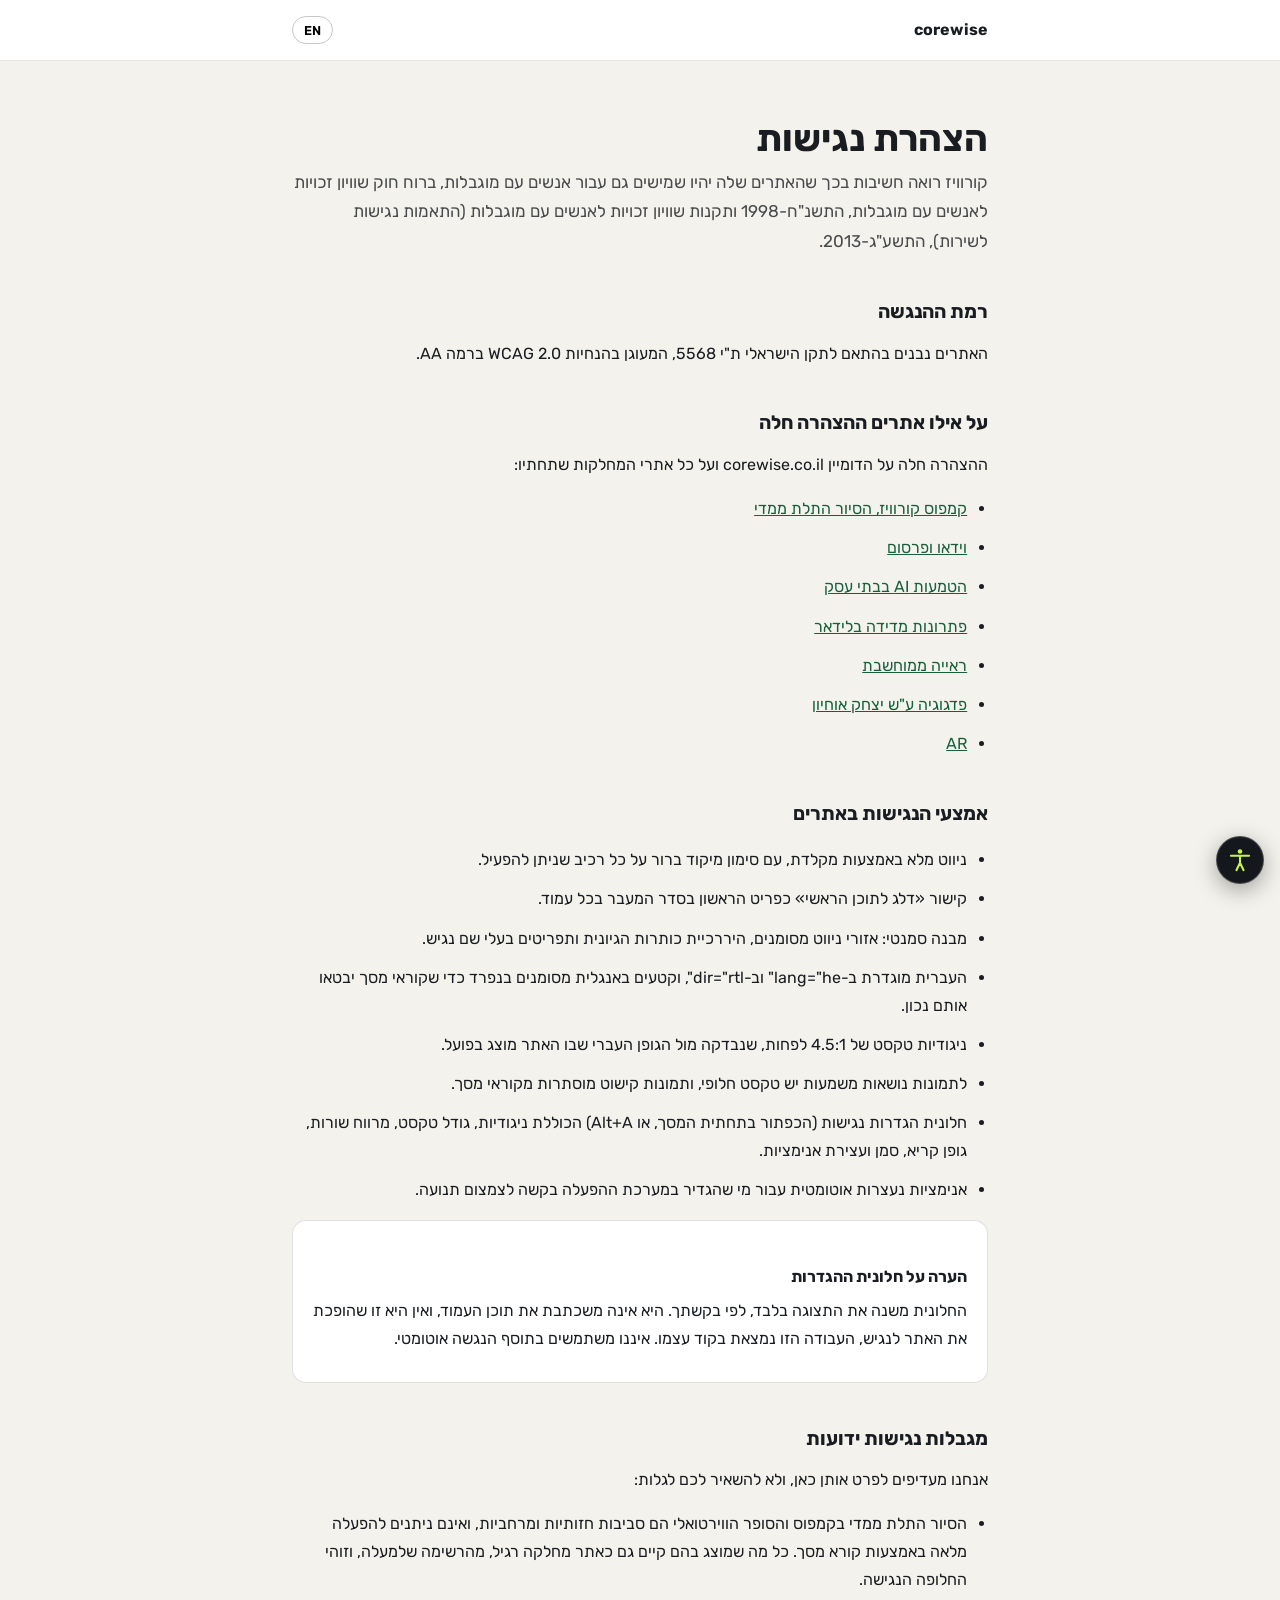
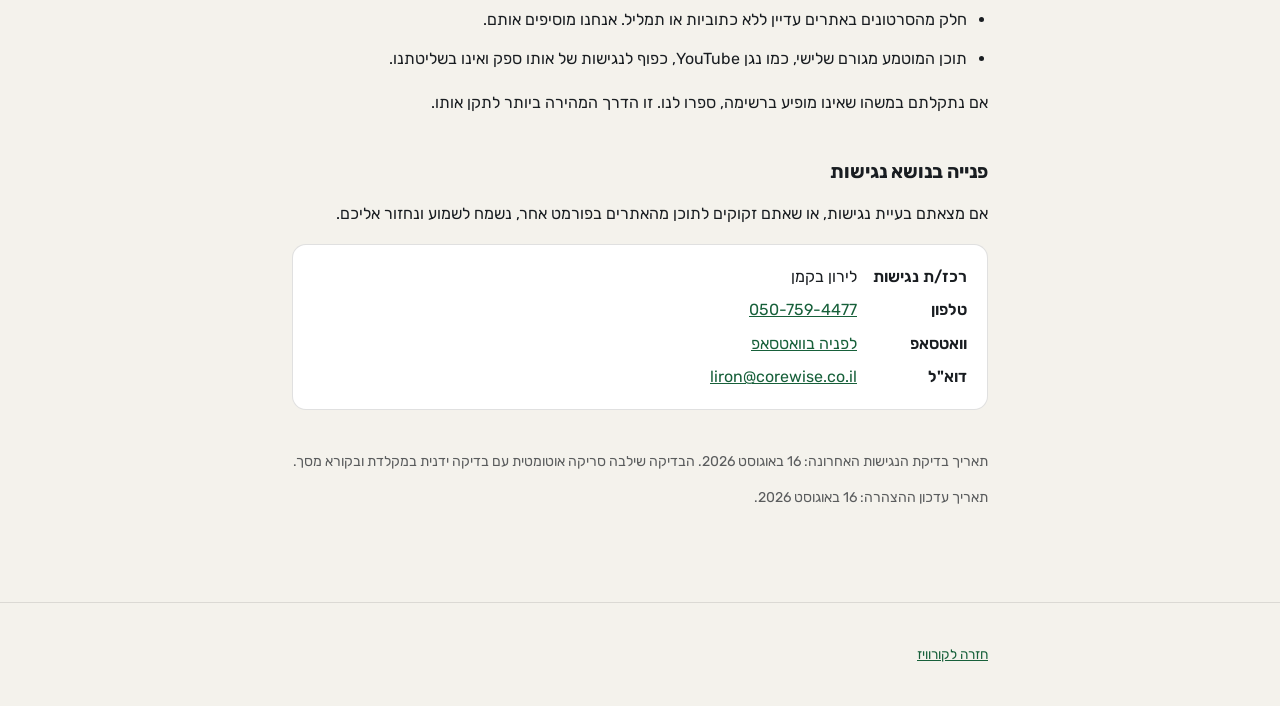
<file: negishut/index.html>
<!doctype html>
<html lang="he" dir="rtl">
<head>
<meta charset="utf-8">
<meta name="viewport" content="width=device-width, initial-scale=1">
<title data-en="Corewise · Accessibility statement">קורוויז · הצהרת נגישות</title>
<meta name="description" content="הצהרת הנגישות של קורוויז: רמת ההנגשה, אמצעי הנגישות באתרים, מגבלות ידועות ודרכי פנייה בנושא נגישות." data-en-content="The Corewise accessibility statement: conformance level, accessibility features, known limitations and how to reach us about accessibility.">
<meta name="theme-color" content="#14181c">
<link rel="icon" href="../favicon.svg" type="image/svg+xml">
<link rel="preconnect" href="https://fonts.googleapis.com">
<link rel="preconnect" href="https://fonts.gstatic.com" crossorigin>
<link rel="stylesheet" href="https://fonts.googleapis.com/css2?family=Rubik:wght@400;500;600;700&display=swap">
<link rel="stylesheet" href="../a11y.css?v=1786961200">
<script src="../a11y.js?v=1786961200"></script>
<script src="../i18n.js" defer></script>
<style>
  :root { color-scheme: light; }
  * { box-sizing: border-box; }
  body {
    margin: 0;
    background: #f4f2ec;
    color: #191d21;
    font: 400 1rem/1.75 Rubik, system-ui, sans-serif;
  }
  .top {
    border-block-end: 1px solid rgba(0,0,0,.1);
    background: #fff;
  }
  .wrap { max-width: 46rem; margin-inline: auto; padding: 1rem 1.25rem; }
  .top .wrap { display: flex; align-items: center; justify-content: space-between; gap: 1rem; }
  .brand { font-weight: 700; letter-spacing: .01em; color: #191d21; text-decoration: none; }
  .lang {
    padding: .35rem .7rem; border: 1px solid rgba(0,0,0,.22); border-radius: 999px;
    background: transparent; font: 600 .8rem Rubik, sans-serif; cursor: pointer;
  }
  main { padding-block: 2.5rem 4rem; }
  h1 { margin: 0 0 .4rem; font-size: clamp(1.7rem, 4vw, 2.3rem); line-height: 1.2; }
  .lede { margin: 0 0 2.2rem; font-size: 1.06rem; opacity: .78; }
  h2 { margin: 2.4rem 0 .7rem; font-size: 1.2rem; }
  h3 { margin: 1.5rem 0 .4rem; font-size: 1rem; }
  p, li { margin: 0 0 .7rem; }
  ul { padding-inline-start: 1.3rem; }
  a { color: #17603a; }
  .card {
    margin-block-start: 1rem; padding: 1.1rem 1.25rem;
    border: 1px solid rgba(0,0,0,.12); border-radius: 14px; background: #fff;
  }
  .meta { margin-block-start: 2.5rem; font-size: .88rem; opacity: .7; }
  dl { display: grid; grid-template-columns: max-content 1fr; gap: .35rem 1rem; margin: 0; }
  dt { font-weight: 600; }
  dd { margin: 0; }
  /* no opacity here: fading the footer dropped the link to 3.62:1 against the
     page. Muting the colour directly keeps the look and keeps the contrast. */
  .foot {
    border-block-start: 1px solid rgba(0,0,0,.1);
    padding-block: 1.5rem; font-size: .85rem; color: #4c5157;
  }
  @media (max-width: 520px) { dl { grid-template-columns: 1fr; gap: 0 0; } dd { margin-block-end: .6rem; } }
</style>
<script src="../pixel.js?v=1787900000" defer></script>
</head>
<body>
<noscript><img height="1" width="1" style="display:none" alt=""
src="https://www.facebook.com/tr?id=1063707116175844&ev=PageView&noscript=1"/></noscript>


<a class="cw-skip" href="#main" data-en="Skip to main content">דלג לתוכן הראשי</a>

<header class="top" role="banner">
  <div class="wrap">
    <a class="brand" href="https://corewise.co.il" aria-label="קורוויז, לאתר הראשי" data-en-aria-label="Corewise, main site">corewise</a>
    <button type="button" class="lang" data-lang-toggle lang="en" dir="ltr" aria-label="Switch to English">EN</button>
  </div>
</header>

<main id="main" tabindex="-1" role="main">
<div class="wrap">

  <h1 data-en="Accessibility statement">הצהרת נגישות</h1>
  <p class="lede" data-en="Corewise is committed to making its websites usable by people with disabilities, in the spirit of the Equal Rights for Persons with Disabilities Act, 1998 and the Service Accessibility Regulations, 2013.">
    קורוויז רואה חשיבות בכך שהאתרים שלה יהיו שמישים גם עבור אנשים עם מוגבלות, ברוח חוק שוויון זכויות לאנשים עם מוגבלות, התשנ"ח-1998 ותקנות שוויון זכויות לאנשים עם מוגבלות (התאמות נגישות לשירות), התשע"ג-2013.
  </p>

  <h2 data-en="Conformance level">רמת ההנגשה</h2>
  <p data-en="The sites are built toward the Israeli standard IS 5568, which is anchored to WCAG 2.0 at level AA.">
    האתרים נבנים בהתאם לתקן הישראלי ת"י 5568, המעוגן בהנחיות WCAG 2.0 ברמה AA.
  </p>

  <h2 data-en="Which sites this statement covers">על אילו אתרים ההצהרה חלה</h2>
  <p data-en="This statement covers the corewise.co.il domain and every department site under it:">
    ההצהרה חלה על הדומיין corewise.co.il ועל כל אתרי המחלקות שתחתיו:
  </p>
  <ul>
    <li><a href="/" data-en="The Corewise campus, the 3D tour">קמפוס קורוויז, הסיור התלת ממדי</a></li>
    <li><a href="/video/" data-en="Video and advertising">וידאו ופרסום</a></li>
    <li><a href="/ai/" data-en="AI embedded in businesses">הטמעות AI בבתי עסק</a></li>
    <li><a href="/measure/" data-en="LiDAR measurement solutions">פתרונות מדידה בלידאר</a></li>
    <li><a href="/vision/" data-en="Computer vision">ראייה ממוחשבת</a></li>
    <li><a href="/pedagogy/" data-en="Yitzhak Ohayon Pedagogy">פדגוגיה ע"ש יצחק אוחיון</a></li>
    <li><a href="/ar/" data-en="AR">AR</a></li>
  </ul>

  <h2 data-en="Accessibility features on these sites">אמצעי הנגישות באתרים</h2>
  <ul>
    <li data-en="Full keyboard navigation, with a visible focus indicator on every interactive element.">ניווט מלא באמצעות מקלדת, עם סימון מיקוד ברור על כל רכיב שניתן להפעיל.</li>
    <li data-en="A skip-to-content link as the first item in the tab order on every page.">קישור «דלג לתוכן הראשי» כפריט הראשון בסדר המעבר בכל עמוד.</li>
    <li data-en="Semantic structure: landmarks, a logical heading order, and labeled navigation regions.">מבנה סמנטי: אזורי ניווט מסומנים, היררכיית כותרות הגיונית ותפריטים בעלי שם נגיש.</li>
    <li data-en="Hebrew is declared with lang=&quot;he&quot; and dir=&quot;rtl&quot;, and mixed English passages are marked so screen readers pronounce them correctly.">העברית מוגדרת ב-lang="he" וב-dir="rtl", וקטעים באנגלית מסומנים בנפרד כדי שקוראי מסך יבטאו אותם נכון.</li>
    <li data-en="Text contrast of at least 4.5:1, checked against the Hebrew typeface actually used.">ניגודיות טקסט של 4.5:1 לפחות, שנבדקה מול הגופן העברי שבו האתר מוצג בפועל.</li>
    <li data-en="Images that carry meaning have alternative text; decorative images are hidden from screen readers.">לתמונות נושאות משמעות יש טקסט חלופי, ותמונות קישוט מוסתרות מקוראי מסך.</li>
    <li data-en="An accessibility settings panel (the button at the bottom of the screen, or Alt+A) with contrast, text size, line spacing, readable font, cursor and motion controls.">חלונית הגדרות נגישות (הכפתור בתחתית המסך, או Alt+A) הכוללת ניגודיות, גודל טקסט, מרווח שורות, גופן קריא, סמן ועצירת אנימציות.</li>
    <li data-en="Animation is stopped automatically for anyone whose operating system requests reduced motion.">אנימציות נעצרות אוטומטית עבור מי שהגדיר במערכת ההפעלה בקשה לצמצום תנועה.</li>
  </ul>

  <div class="card">
    <h3 data-en="A note about the settings panel">הערה על חלונית ההגדרות</h3>
    <p data-en="The panel changes presentation only, at your request. It does not rewrite page content and it is not what makes the site accessible: that work is in the markup itself. We do not use an automated accessibility overlay.">
      החלונית משנה את התצוגה בלבד, לפי בקשתך. היא אינה משכתבת את תוכן העמוד, ואין היא זו שהופכת את האתר לנגיש, העבודה הזו נמצאת בקוד עצמו. איננו משתמשים בתוסף הנגשה אוטומטי.
    </p>
  </div>

  <h2 data-en="Known limitations">מגבלות נגישות ידועות</h2>
  <p data-en="We would rather name these than leave them for you to discover:">
    אנחנו מעדיפים לפרט אותן כאן, ולא להשאיר לכם לגלות:
  </p>
  <ul>
    <li data-en="The 3D campus tour and the virtual supermarket are visual, spatial environments and are not fully operable with a screen reader. Everything presented in them also exists as a standard HTML department site, listed above, which is the accessible alternative.">
      הסיור התלת ממדי בקמפוס והסופר הווירטואלי הם סביבות חזותיות ומרחביות, ואינם ניתנים להפעלה מלאה באמצעות קורא מסך. כל מה שמוצג בהם קיים גם כאתר מחלקה רגיל, מהרשימה שלמעלה, וזוהי החלופה הנגישה.
    </li>
    <li data-en="Some videos on the sites do not yet carry captions or a text transcript. We are adding them.">
      חלק מהסרטונים באתרים עדיין ללא כתוביות או תמליל. אנחנו מוסיפים אותם.
    </li>
    <li data-en="Content embedded from third parties, such as the YouTube player, is subject to the accessibility of that provider and is not under our control.">
      תוכן המוטמע מגורם שלישי, כמו נגן YouTube, כפוף לנגישות של אותו ספק ואינו בשליטתנו.
    </li>
  </ul>
  <p data-en="If you hit something that is not on this list, tell us. That is the fastest way for it to get fixed.">
    אם נתקלתם במשהו שאינו מופיע ברשימה, ספרו לנו. זו הדרך המהירה ביותר לתקן אותו.
  </p>

  <h2 data-en="Contact us about accessibility">פנייה בנושא נגישות</h2>
  <p data-en="If you found an accessibility problem, or need content from these sites in another format, we want to hear about it and we will get back to you.">
    אם מצאתם בעיית נגישות, או שאתם זקוקים לתוכן מהאתרים בפורמט אחר, נשמח לשמוע ונחזור אליכם.
  </p>
  <div class="card">
    <dl>
      <dt data-en="Accessibility coordinator">רכז/ת נגישות</dt>
      <dd data-a11y-field="coordinator">לירון בקמן</dd>

      <dt data-en="Phone">טלפון</dt>
      <dd><a href="tel:+972507594477" dir="ltr">050-759-4477</a></dd>

      <dt data-en="WhatsApp">וואטסאפ</dt>
      <dd><a href="https://wa.me/972507594477" data-en="Send a message">לפניה בוואטסאפ</a></dd>

      <dt data-en="Email">דוא"ל</dt>
      <dd><a href="mailto:liron@corewise.co.il" dir="ltr" data-a11y-field="email">liron@corewise.co.il</a></dd>
    </dl>
  </div>

  <div class="meta">
    <p data-en="Date of the last accessibility review: 16 August 2026. The review combined an automated audit with manual keyboard and screen-reader testing.">
      תאריך בדיקת הנגישות האחרונה: 16 באוגוסט 2026. הבדיקה שילבה סריקה אוטומטית עם בדיקה ידנית במקלדת ובקורא מסך.
    </p>
    <p data-en="Date this statement was last updated: 16 August 2026.">
      תאריך עדכון ההצהרה: 16 באוגוסט 2026.
    </p>
  </div>

</div>
</main>

<footer class="foot" role="contentinfo">
  <div class="wrap">
    <a href="https://corewise.co.il" data-en="Back to Corewise">חזרה לקורוויז</a>
  </div>
</footer>

</body>
</html>
</file>
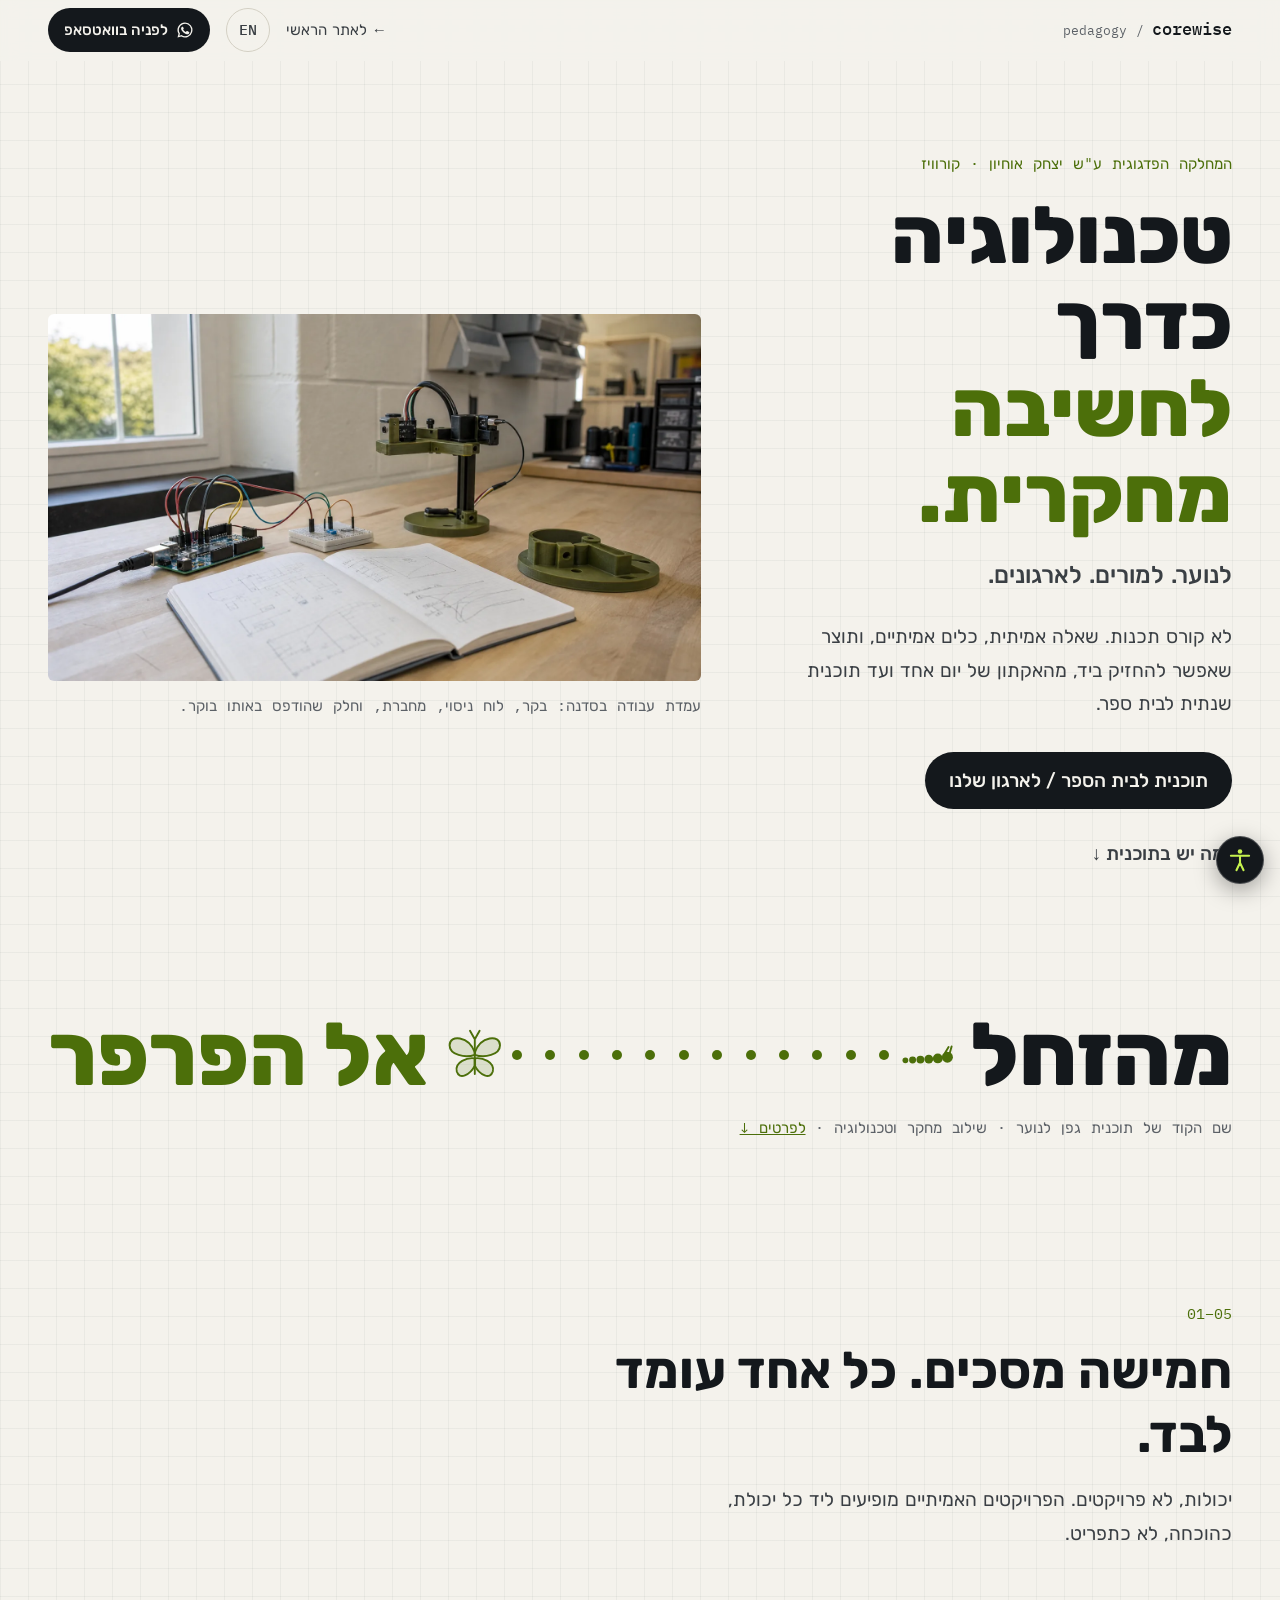
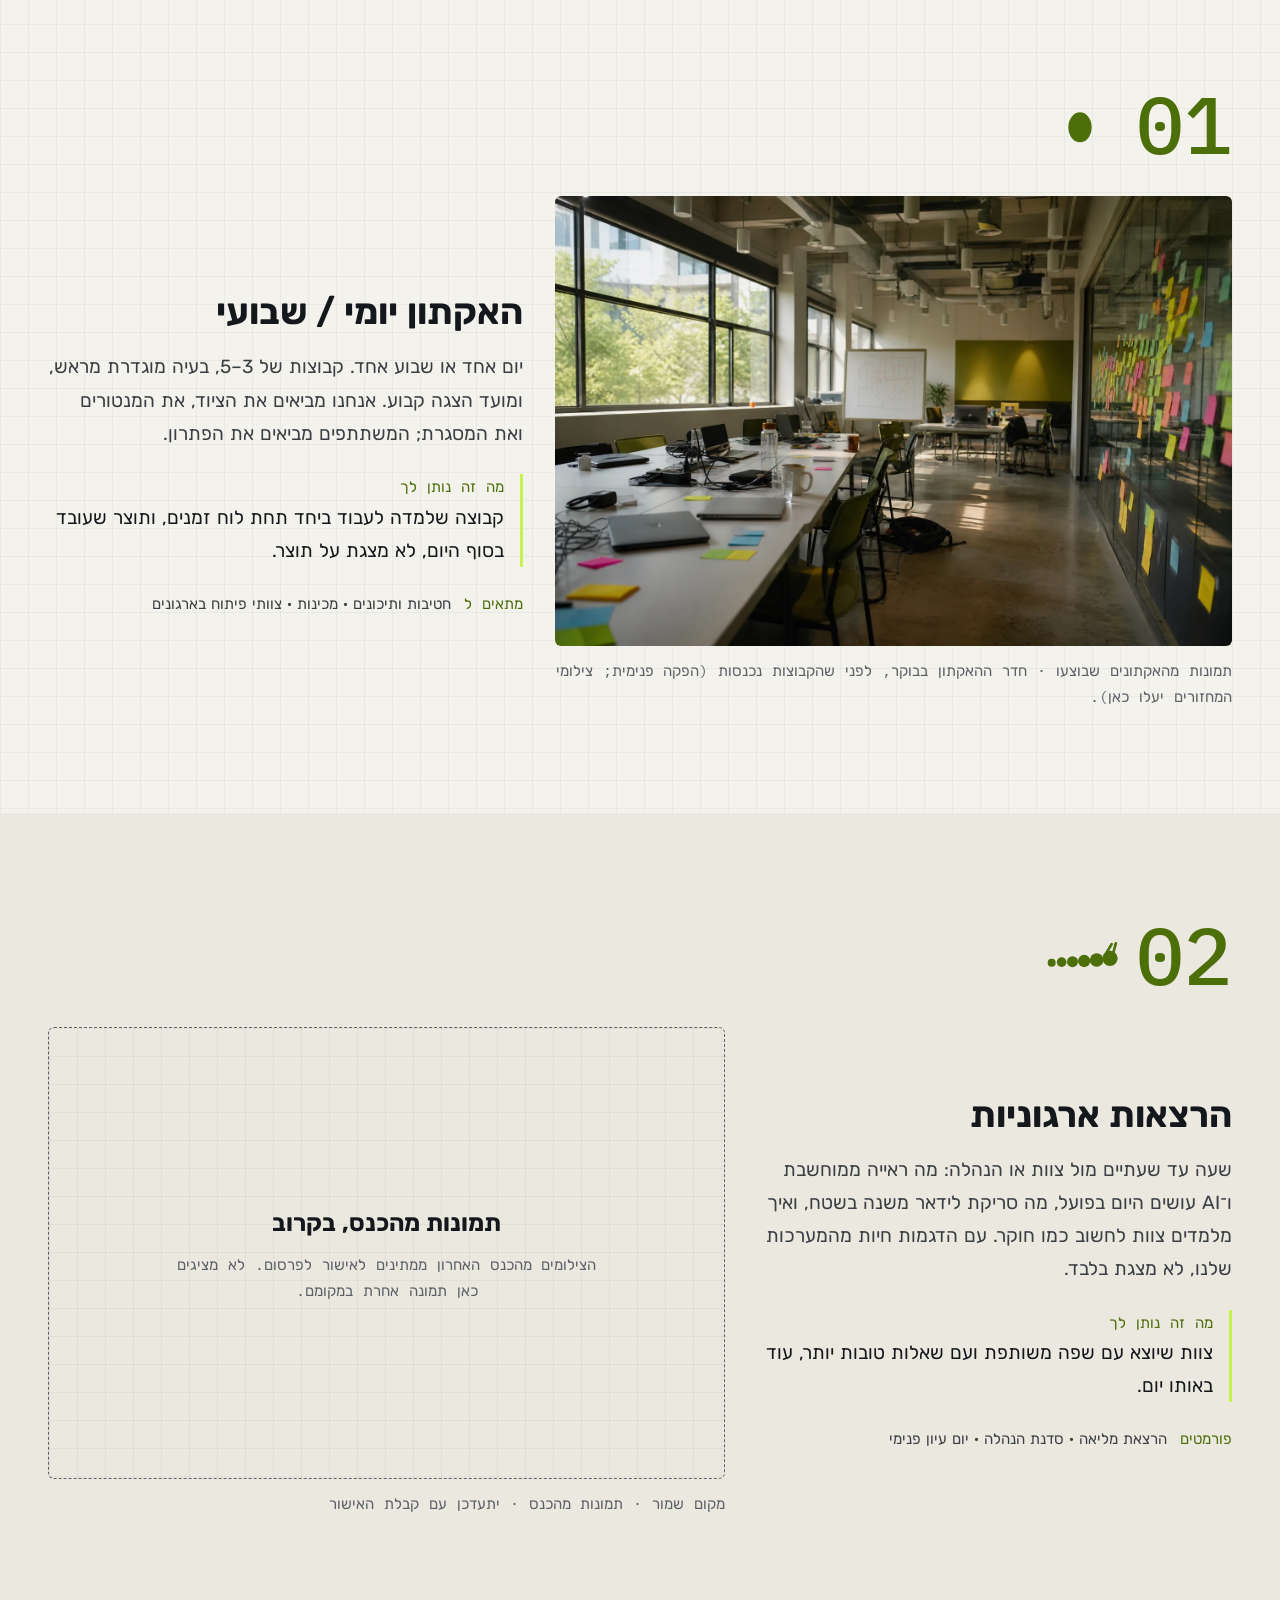
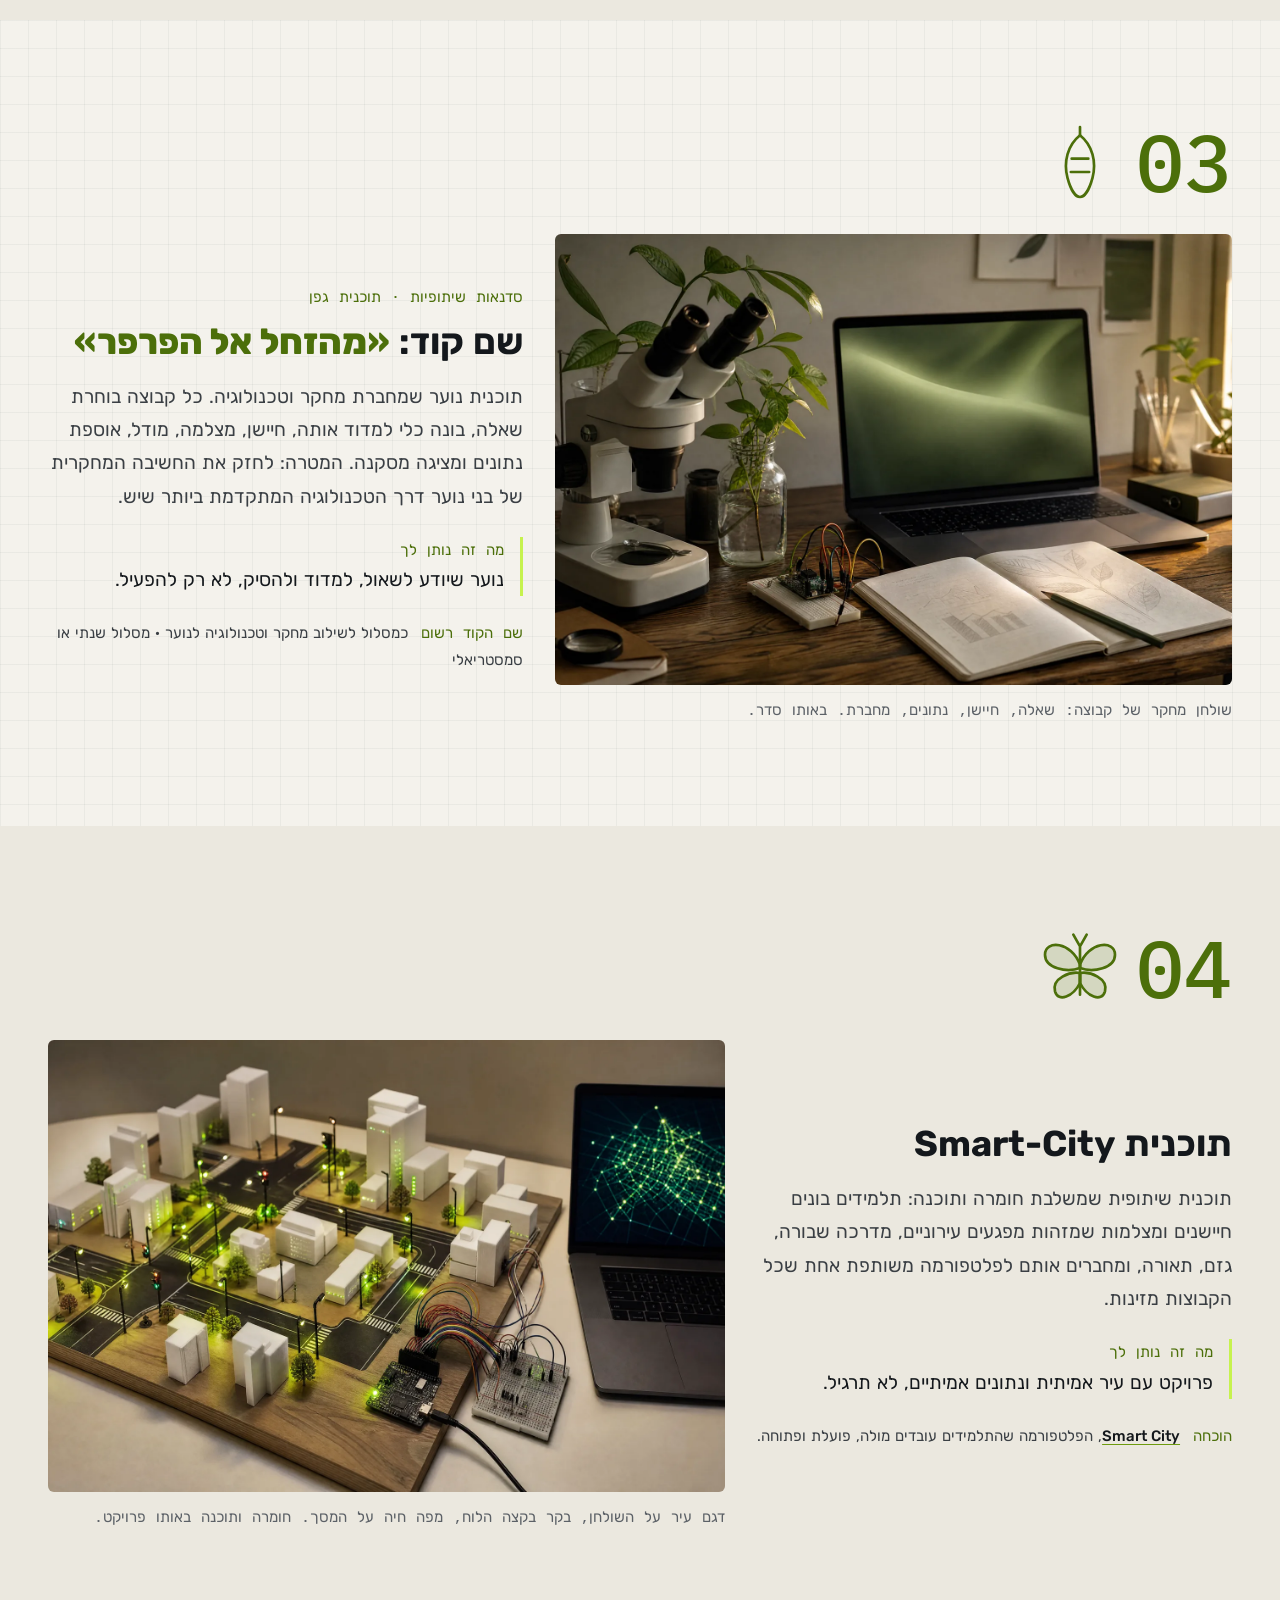
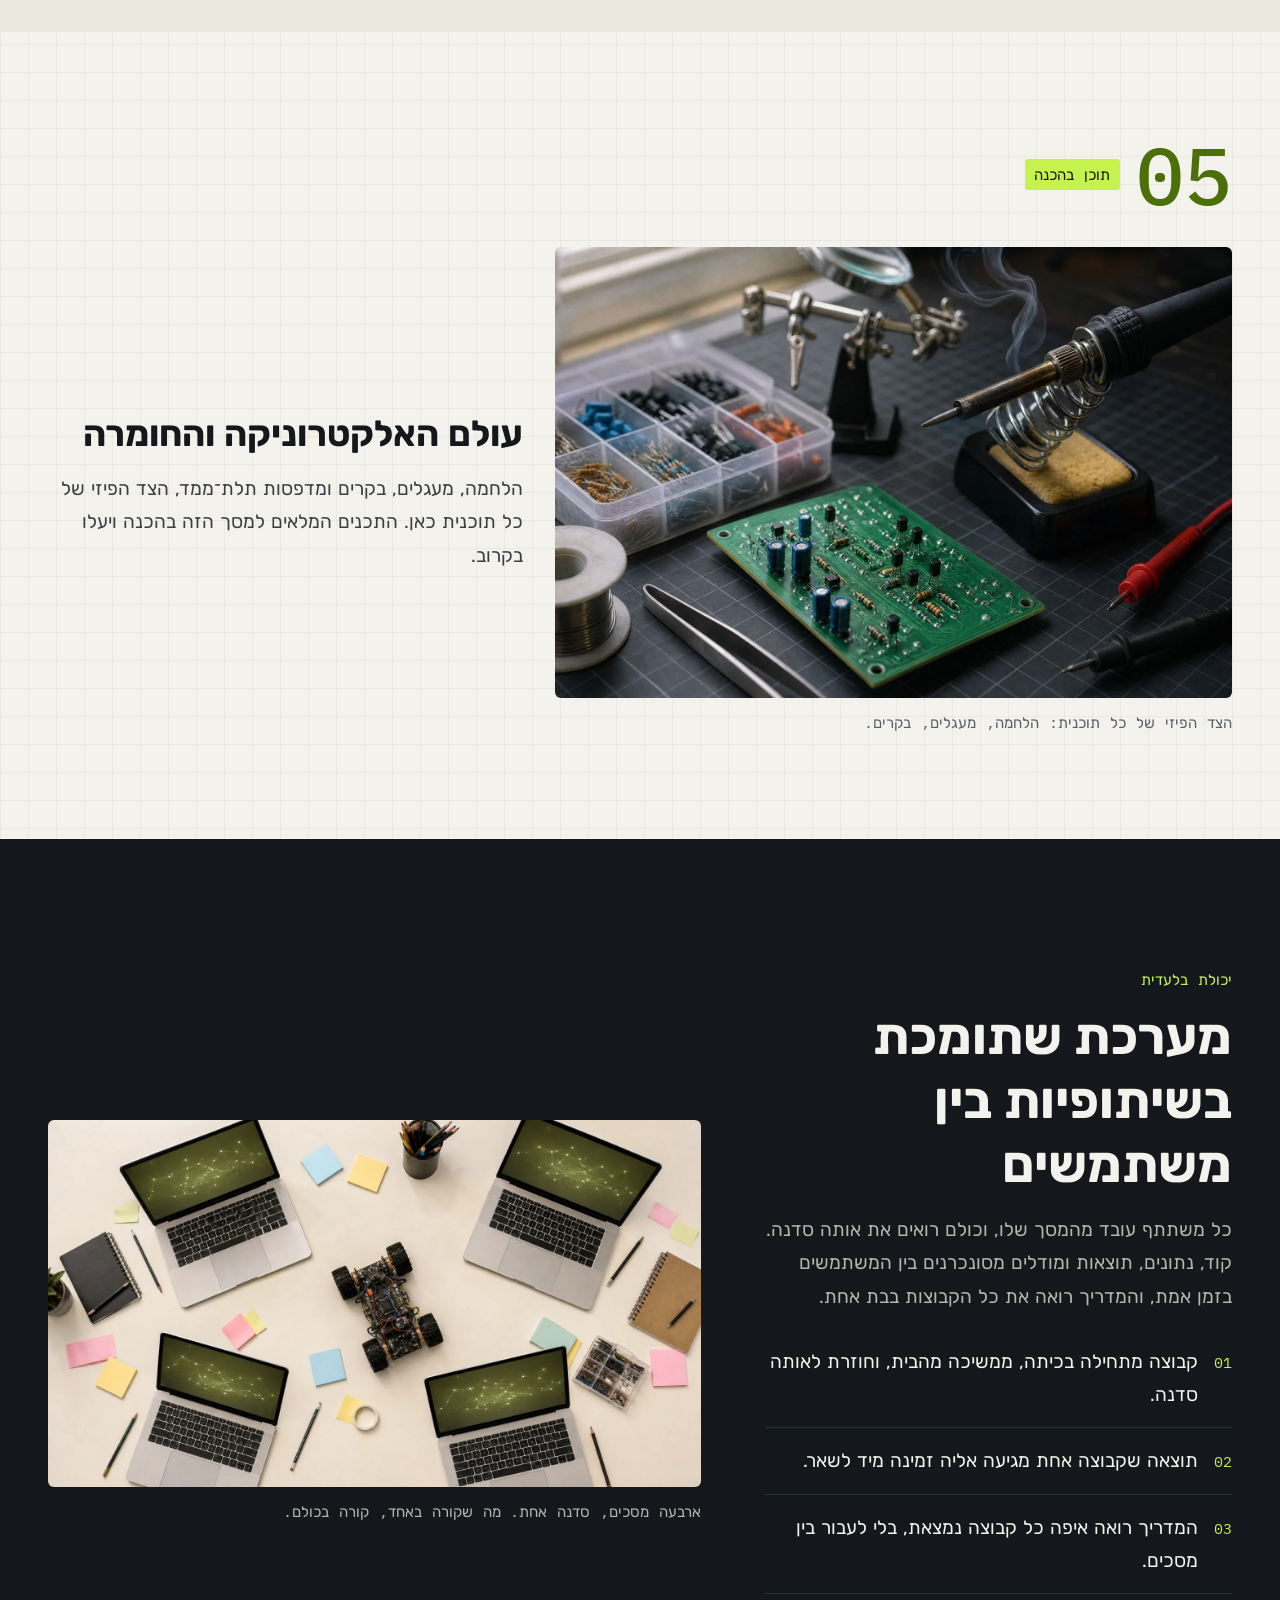
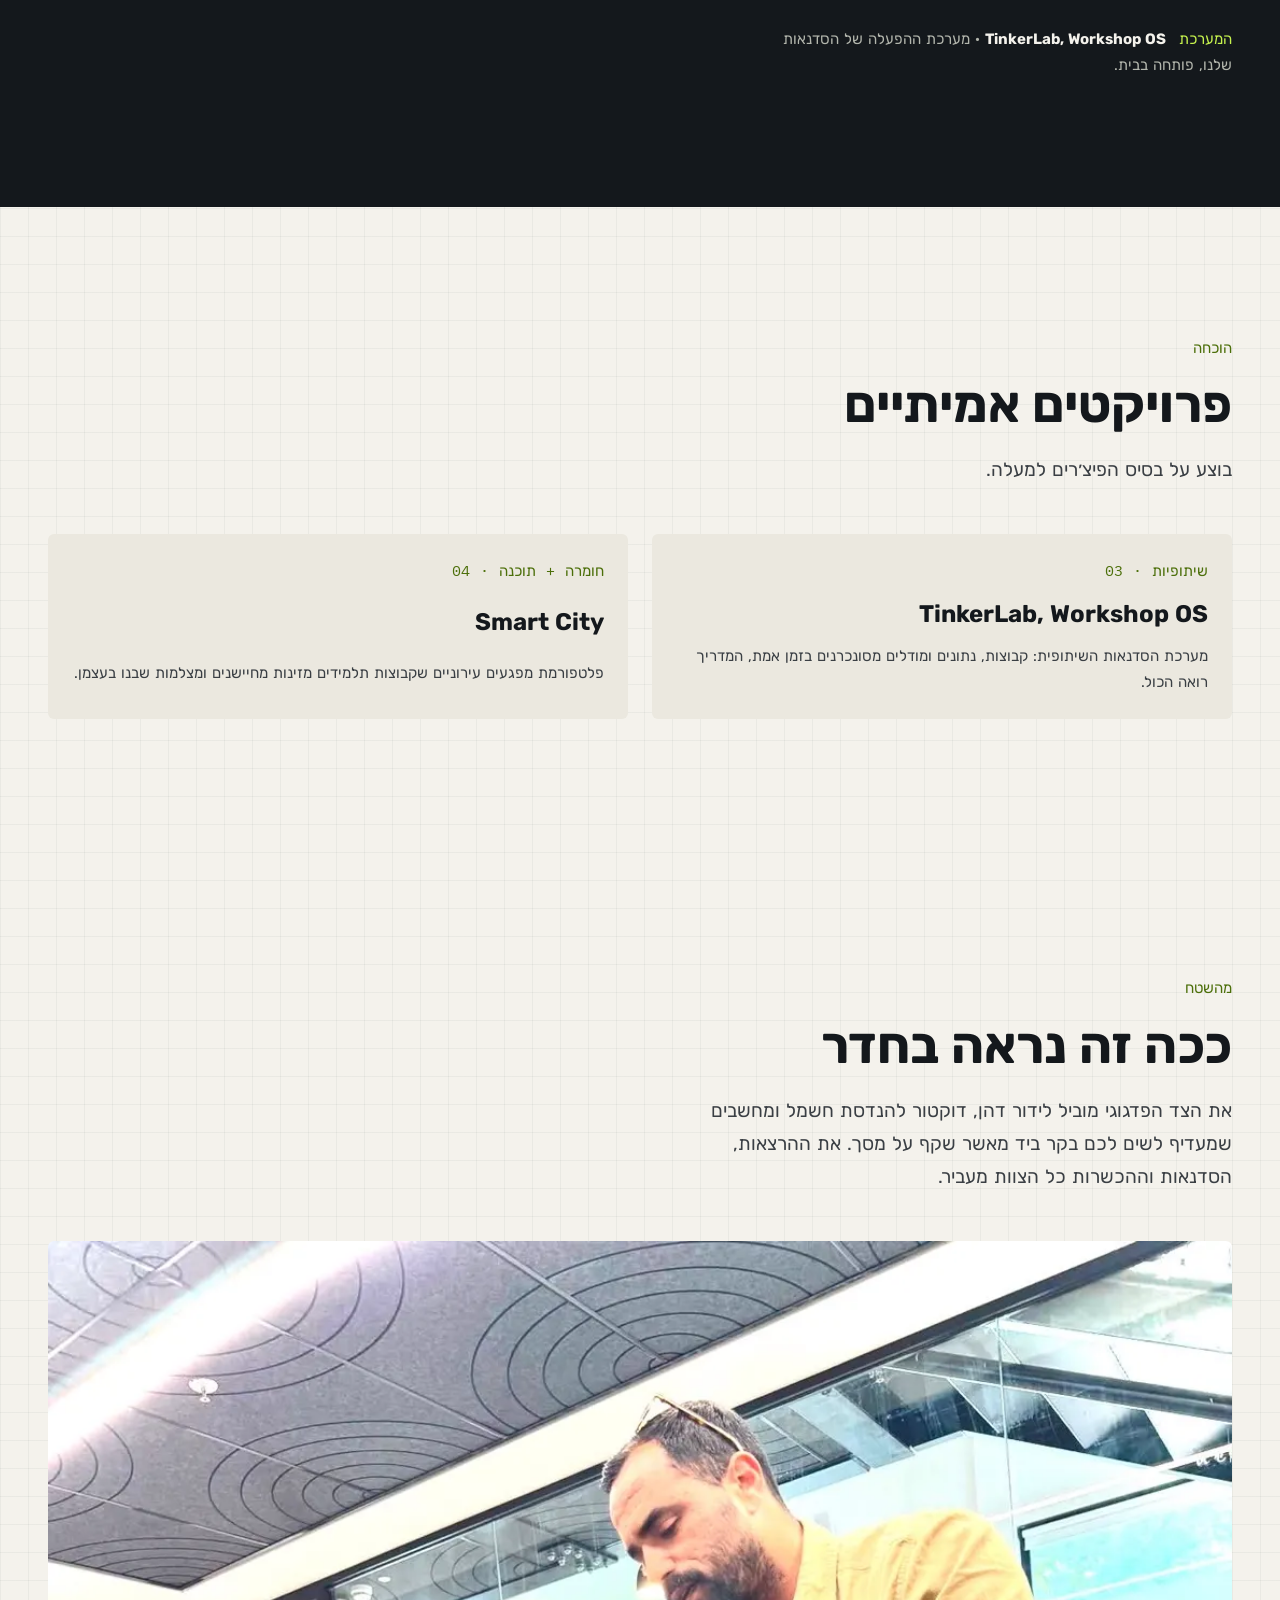
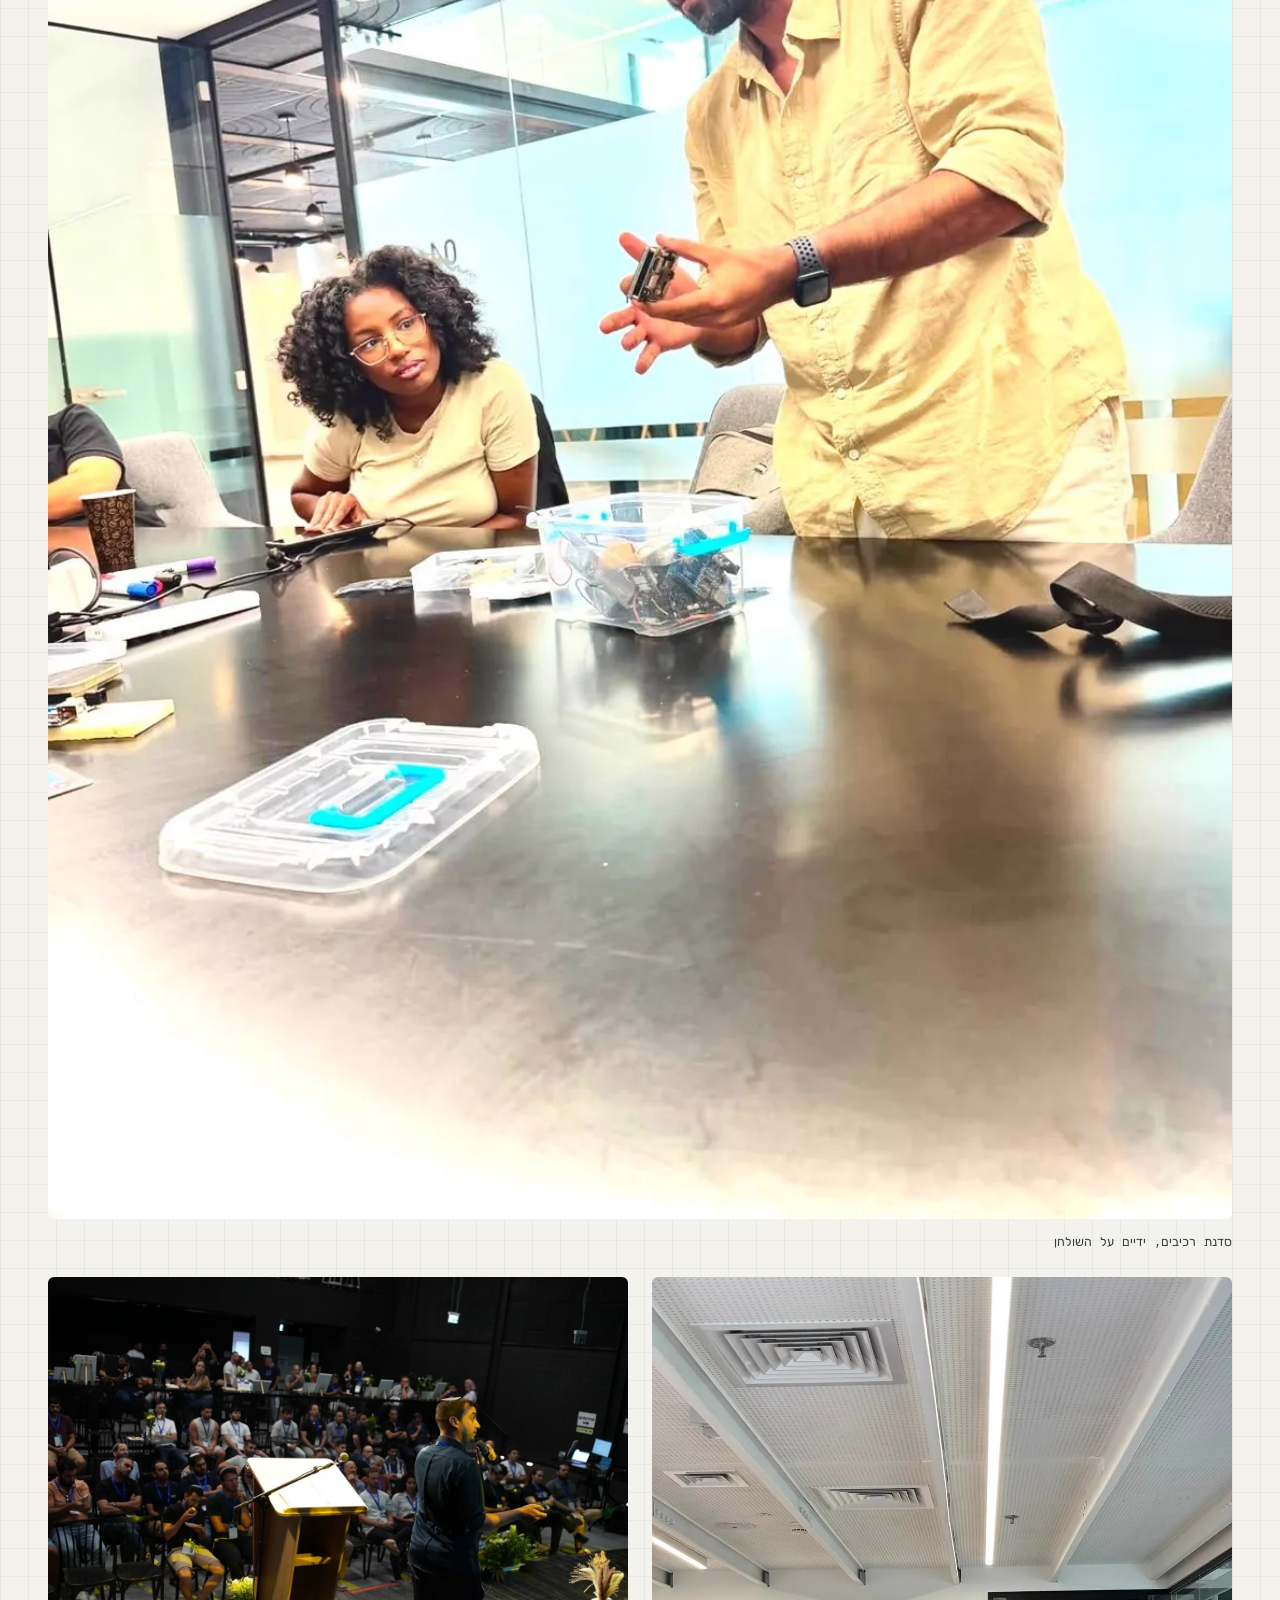
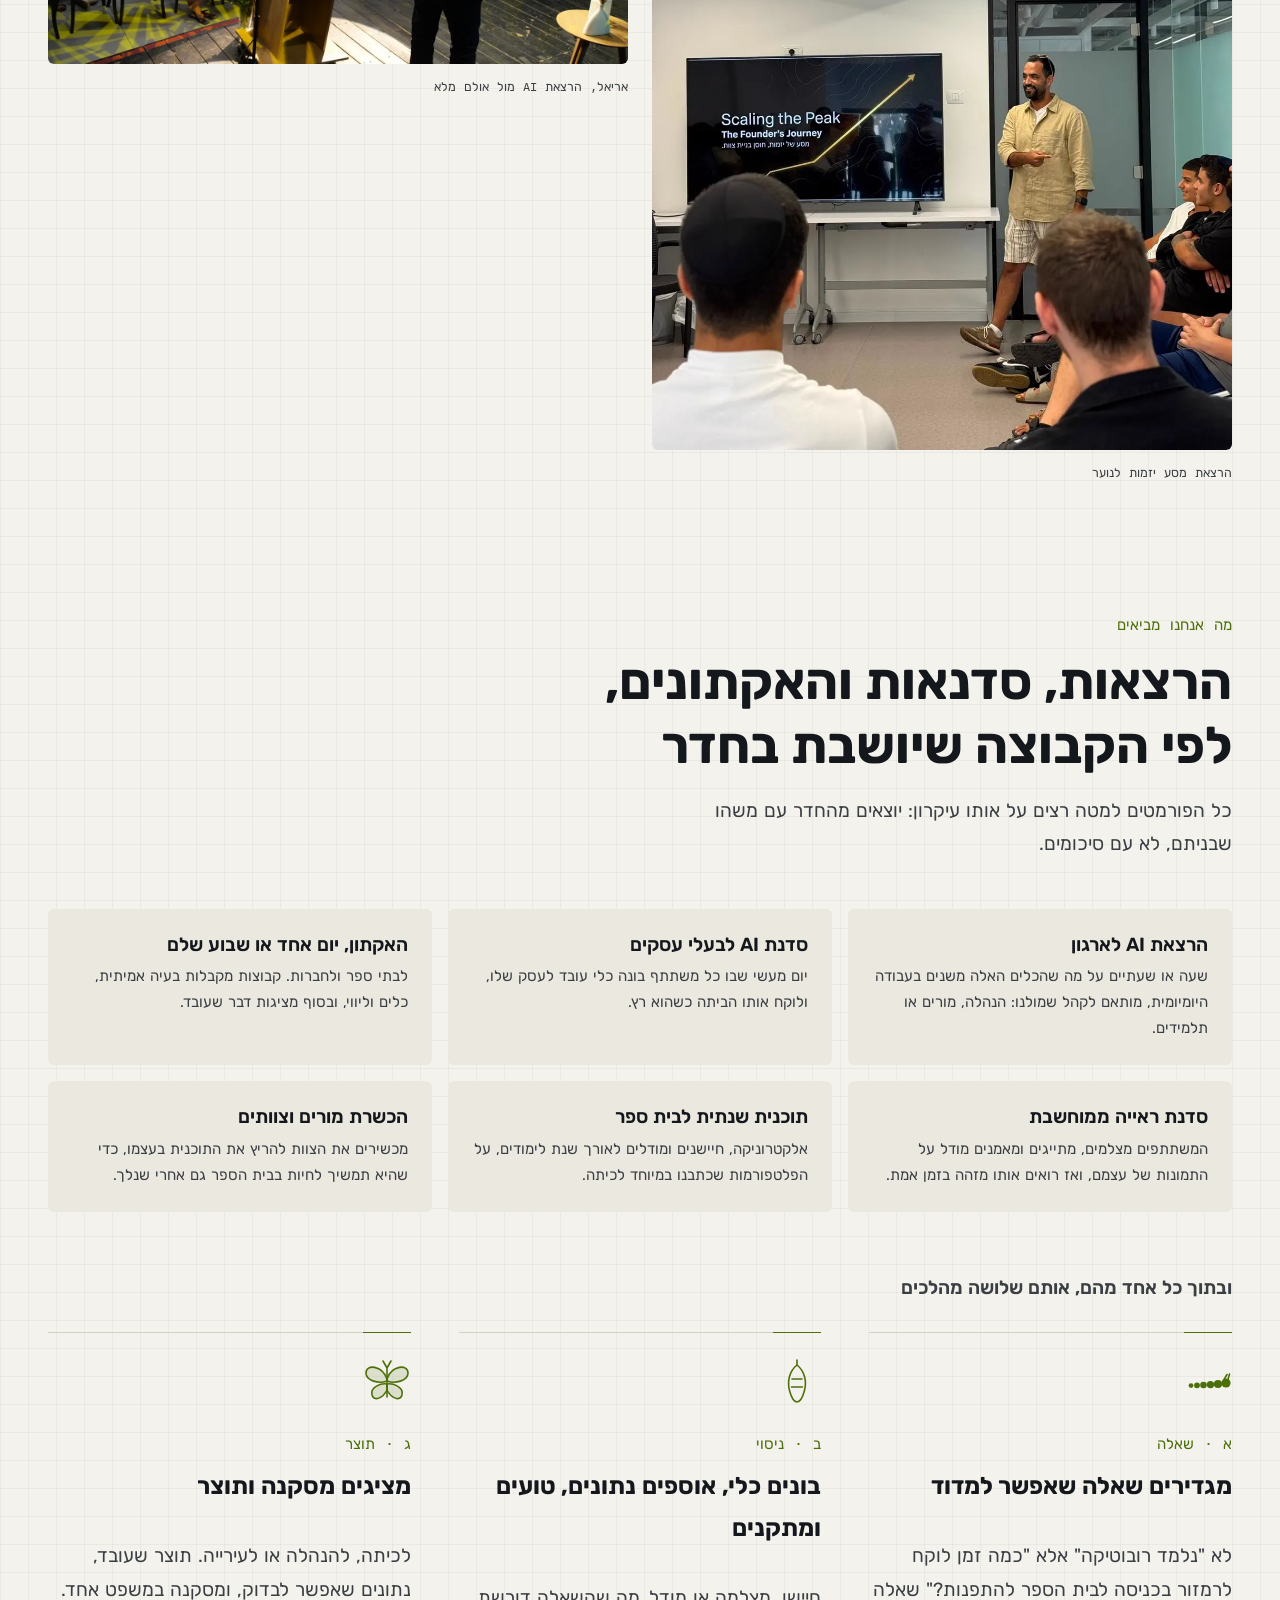
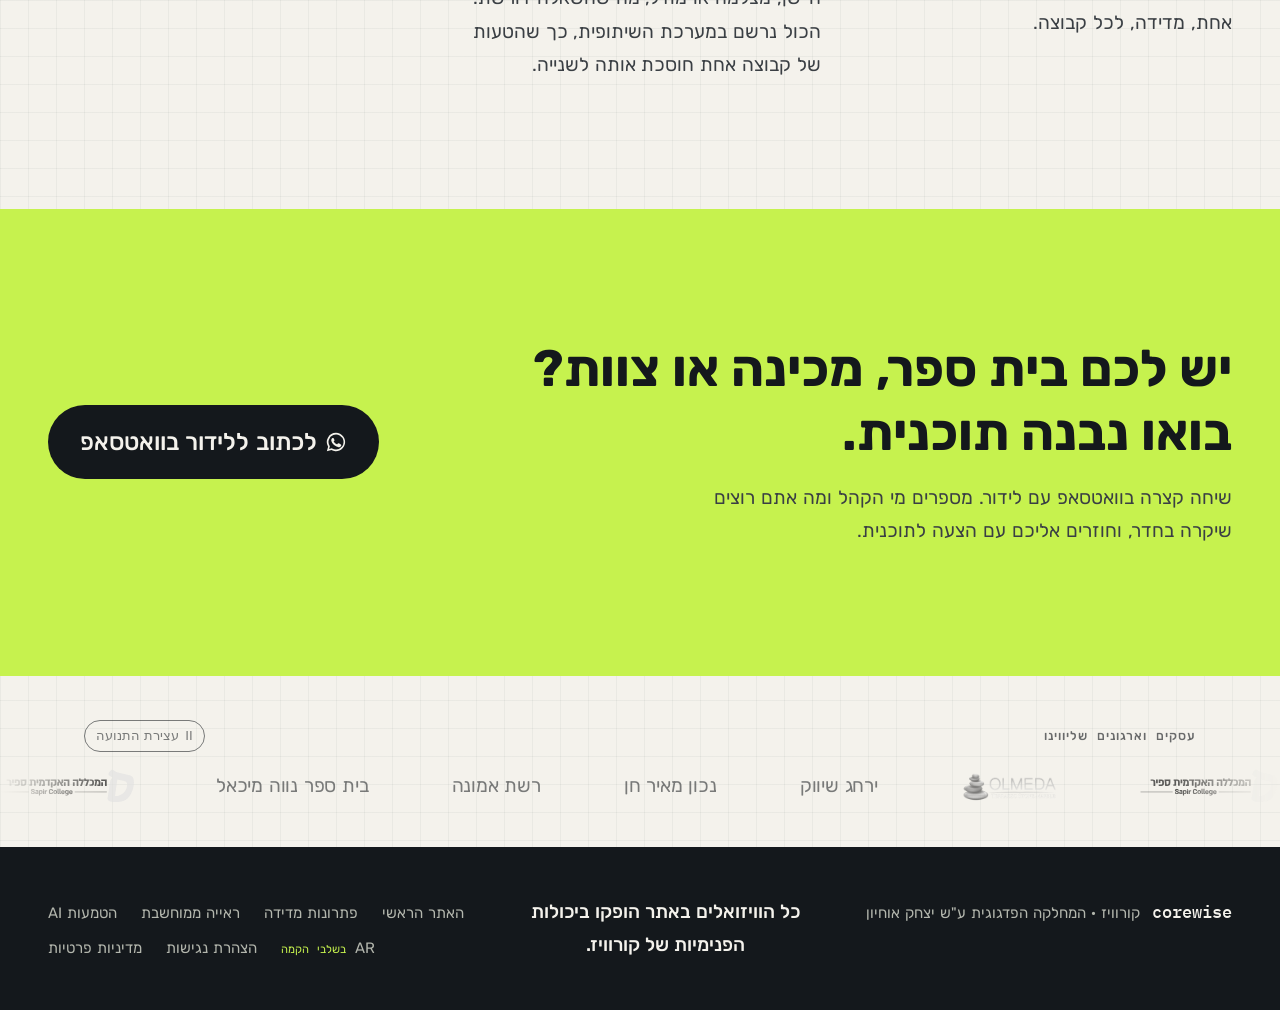
<file: pedagogy/index.html>
<!doctype html>
<html lang="he" dir="rtl" class="no-js">
<head>
<meta charset="utf-8">
<meta name="viewport" content="width=device-width, initial-scale=1">
<title data-en="Corewise · The Yitzhak Ohayon Pedagogy Department, technology as a way into research thinking">קורוויז · המחלקה הפדגוגית ע"ש יצחק אוחיון, טכנולוגיה כדרך לחשיבה מחקרית</title>
<meta name="description" content="פדגוגיה של קורוויז: האקתון יומי/שבועי, הרצאות ארגוניות, סדנאות שיתופיות (תוכנית גפן, שם קוד «מהזחל אל הפרפר»), תוכנית Smart-City ועולם האלקטרוניקה והחומרה. טכנולוגיה כדרך לחשיבה מחקרית, לנוער, למורים, לארגונים." data-en-content="Corewise pedagogy: one-day and one-week hackathons, corporate talks, collaborative workshops (the Gefen program, code name «From Caterpillar to Butterfly» / «מהזחל אל הפרפר»), a Smart-City program, and hands-on electronics and hardware. Technology as a way into research thinking, for teens, for teachers, for organizations.">
<meta property="og:title" content="קורוויז · המחלקה הפדגוגית ע"ש יצחק אוחיון" data-en-content="Corewise · The Yitzhak Ohayon Pedagogy Department">
<meta property="og:description" content="טכנולוגיה כדרך לחשיבה מחקרית, לנוער, למורים, לארגונים." data-en-content="Technology as a way into research thinking, for teens, for teachers, for organizations.">
<meta property="og:image" content="img/hero.webp">
<meta name="theme-color" content="#f4f2ec">
<link rel="icon" href="favicon.svg" type="image/svg+xml">
<link rel="preconnect" href="https://fonts.googleapis.com">
<link rel="preconnect" href="https://fonts.gstatic.com" crossorigin>
<link href="https://fonts.googleapis.com/css2?family=IBM+Plex+Mono:wght@400;500&family=Rubik:wght@400;500;700;800&display=swap" rel="stylesheet">
<link rel="preload" as="image" href="img/hero.webp">
<link rel="stylesheet" href="style.css?v=1789000000">
<script src="i18n.js?v=1786962400" defer></script>
<link rel="stylesheet" href="a11y.css?v=1786961200">
<script src="a11y.js?v=1786961200"></script>
<link rel="stylesheet" href="clients.css?v=1787024000">
<script src="clients.js?v=1787024000" defer></script>
<script src="../pixel.js?v=1787900000" defer></script>
</head>
<body>
<noscript><img height="1" width="1" style="display:none" alt=""
src="https://www.facebook.com/tr?id=1063707116175844&ev=PageView&noscript=1"/></noscript>

<a class="cw-skip" href="#main" data-en="Skip to main content">דלג לתוכן הראשי</a>

<!-- metamorphosis glyphs: egg → larva → pupa → butterfly. Geometric strokes, currentColor. -->
<svg width="0" height="0" style="position:absolute" aria-hidden="true" focusable="false">
  <symbol id="g-egg" viewBox="0 0 48 48"><ellipse class="g-fill" cx="24" cy="26" rx="7" ry="9"/></symbol>
  <symbol id="g-larva" viewBox="0 0 48 48">
    <circle class="g-fill" cx="42" cy="26" r="4.6"/><circle class="g-fill" cx="34" cy="27" r="4.1"/><circle class="g-fill" cx="26.5" cy="27.6" r="3.7"/>
    <circle class="g-fill" cx="19.5" cy="28" r="3.3"/><circle class="g-fill" cx="13" cy="28.3" r="2.9"/><circle class="g-fill" cx="7" cy="28.6" r="2.4"/>
    <path class="g-line" d="M40 22.5 l3 -5 M44 22.5 l1.5 -5.5"/>
  </symbol>
  <symbol id="g-pupa" viewBox="0 0 48 48">
    <path class="g-line" d="M24 3 v5"/>
    <path d="M24 8 C31.5 14 34 24 31.5 33.5 C29.5 41 26.5 45 24 45 C21.5 45 18.5 41 16.5 33.5 C14 24 16.5 14 24 8Z"/>
    <path class="g-line" d="M19 22 h10 M18.5 30 h11"/>
  </symbol>
  <symbol id="g-fly" viewBox="0 0 48 48">
    <path class="g-line" d="M24 11 v29 M24 11 l-4 -7 M24 11 l4 -7"/>
    <path class="g-wing" d="M24 22 C29 8 45 7 45 16 C45 24 32 27 24 24Z"/>
    <path class="g-wing" d="M24 22 C19 8 3 7 3 16 C3 24 16 27 24 24Z"/>
    <path class="g-wing" d="M24 27 C30 26 41 30 39 38 C37 45 28 41 24 33Z"/>
    <path class="g-wing" d="M24 27 C18 26 7 30 9 38 C11 45 20 41 24 33Z"/>
  </symbol>
</svg>

<a class="skip" href="#features" data-en="Skip to content">דלג לתוכן</a>

<header class="top">
  <div class="wrap">
    <a class="brand" href="./" aria-label="קורוויז, המחלקה הפדגוגית ע"ש יצחק אוחיון" data-en-aria-label="Corewise, The Yitzhak Ohayon Pedagogy Department">
      <span class="word" dir="ltr">corewise</span>
      <span class="sub">/ pedagogy</span>
    </a>
    <a class="back" href="https://corewise.co.il" data-en="Main site →">← לאתר הראשי</a>
    <button class="lang" data-lang-toggle type="button" lang="en" dir="ltr">EN</button>
    <a class="wa wa--sm" href="https://wa.me/972507594477?text=%D7%94%D7%99%D7%99%20%D7%9C%D7%99%D7%93%D7%95%D7%A8%2C%20%D7%94%D7%92%D7%A2%D7%AA%D7%99%20%D7%9E%D7%90%D7%AA%D7%A8%20%D7%94%D7%A4%D7%93%D7%92%D7%95%D7%92%D7%99%D7%94.%20%D7%90%D7%A9%D7%9E%D7%97%20%D7%9C%D7%A9%D7%9E%D7%95%D7%A2%20%D7%A2%D7%9C%20%D7%AA%D7%95%D7%9B%D7%A0%D7%99%D7%AA%20%D7%9C%D7%91%D7%99%D7%AA%20%D7%94%D7%A1%D7%A4%D7%A8%20%2F%20%D7%9C%D7%90%D7%A8%D7%92%D7%95%D7%9F%20%D7%A9%D7%9C%D7%A0%D7%95." data-en-href="https://wa.me/972507594477?text=Hi%20Lidor%2C%20I%20came%20from%20the%20pedagogy%20site.%20I'd%20love%20to%20hear%20about%20a%20program%20for%20our%20school%20%2F%20organization." target="_blank" rel="noopener" aria-label="לפניה בוואטסאפ" data-en-aria-label="WhatsApp Lidor">
      <svg aria-hidden="true" viewBox="0 0 24 24" width="18" height="18"><path fill="currentColor" d="M12 2a10 10 0 0 0-8.6 15.1L2 22l5-1.3A10 10 0 1 0 12 2Zm0 18.2a8.2 8.2 0 0 1-4.2-1.2l-.3-.2-3 .8.8-2.9-.2-.3A8.2 8.2 0 1 1 12 20.2Zm4.5-6.1c-.2-.1-1.5-.7-1.7-.8s-.4-.1-.6.1-.6.8-.8 1-.3.2-.5.1a6.7 6.7 0 0 1-3.3-2.9c-.3-.4.2-.4.7-1.3.1-.2 0-.3 0-.4l-.8-1.8c-.2-.5-.4-.4-.6-.4h-.5a1 1 0 0 0-.7.3 3 3 0 0 0-.9 2.2 5.2 5.2 0 0 0 1.1 2.8 12 12 0 0 0 4.6 4c1.7.7 2.4.8 3.2.7a2.7 2.7 0 0 0 1.8-1.3 2.2 2.2 0 0 0 .2-1.3c-.1-.1-.3-.2-.5-.3Z"/></svg>
      <span data-en="WhatsApp Lidor">לפניה בוואטסאפ</span>
    </a>
  </div>
</header>

<!-- page progress rail (desktop): larva at the top, butterfly at the bottom, fill follows scroll -->
<aside class="rail" aria-hidden="true">
  <svg class="rail__g rail__g--start"><use href="#g-larva"/></svg>
  <span class="rail__track"><span class="rail__fill"></span></span>
  <svg class="rail__g rail__g--end"><use href="#g-fly"/></svg>
</aside>

<main id="main" tabindex="-1">

<!-- ============ HERO ============ -->
<section class="hero" aria-labelledby="hero-title">
  <div class="wrap hero__grid">
    <div class="hero__text">
      <p class="mono hero__eyebrow" data-en="The Yitzhak Ohayon Pedagogy Department · Corewise">המחלקה הפדגוגית ע"ש יצחק אוחיון · קורוויז</p>
      <h1 id="hero-title" class="hero__title" data-en-html="Technology as a way <span class=&quot;hero__em&quot;>into research thinking.</span>">טכנולוגיה כדרך <span class="hero__em">לחשיבה מחקרית.</span></h1>
      <p class="hero__sub" data-en="For teens. For teachers. For organizations.">לנוער. למורים. לארגונים.</p>
      <p class="hero__lede" data-en="Not a coding course. A real question, real tools, and something you can hold in your hand, from a one-day hackathon to a full school year.">לא קורס תכנות. שאלה אמיתית, כלים אמיתיים, ותוצר שאפשר להחזיק ביד, מהאקתון של יום אחד ועד תוכנית שנתית לבית ספר.</p>
      <div class="hero__cta">
        <a class="wa" href="https://wa.me/972507594477?text=%D7%94%D7%99%D7%99%20%D7%9C%D7%99%D7%93%D7%95%D7%A8%2C%20%D7%94%D7%92%D7%A2%D7%AA%D7%99%20%D7%9E%D7%90%D7%AA%D7%A8%20%D7%94%D7%A4%D7%93%D7%92%D7%95%D7%92%D7%99%D7%94.%20%D7%90%D7%A9%D7%9E%D7%97%20%D7%9C%D7%A9%D7%9E%D7%95%D7%A2%20%D7%A2%D7%9C%20%D7%AA%D7%95%D7%9B%D7%A0%D7%99%D7%AA%20%D7%9C%D7%91%D7%99%D7%AA%20%D7%94%D7%A1%D7%A4%D7%A8%20%2F%20%D7%9C%D7%90%D7%A8%D7%92%D7%95%D7%9F%20%D7%A9%D7%9C%D7%A0%D7%95." data-en-href="https://wa.me/972507594477?text=Hi%20Lidor%2C%20I%20came%20from%20the%20pedagogy%20site.%20I'd%20love%20to%20hear%20about%20a%20program%20for%20our%20school%20%2F%20organization." target="_blank" rel="noopener" data-en="A program for our school / organization">תוכנית לבית הספר / לארגון שלנו</a>
        <a class="ghost" href="#features" data-en="What's in the program ↓">מה יש בתוכנית ↓</a>
      </div>
    </div>
    <figure class="hero__fig">
      <img src="img/hero.webp" width="1600" height="900" alt="עמדת עבודה בסדנה: בקר מחובר ללוח ניסוי, מחברת פתוחה עם סקיצות וגרפים, וחלקים מודפסים בתלת־ממד בצבע זית, ליד חלון" data-en-alt="A workshop bench: a controller wired to a breadboard, an open notebook with sketches and graphs, and olive-green 3D-printed parts, beside a window" fetchpriority="high">
      <figcaption class="mono" data-en="A workshop bench: controller, breadboard, notebook, and a part printed that same morning.">עמדת עבודה בסדנה: בקר, לוח ניסוי, מחברת, וחלק שהודפס באותו בוקר.</figcaption>
    </figure>
  </div>

  <!-- signature: the metamorphosis line -->
  <div class="wrap">
    <div class="meta" role="img" aria-label="מהזחל אל הפרפר, שם הקוד של תוכנית גפן" data-en-aria-label="From Caterpillar to Butterfly, the code name of the Gefen program">
      <span class="meta__word" data-en="From Caterpillar">מהזחל</span>
      <span class="meta__track">
        <svg class="meta__g meta__g--larva" aria-hidden="true"><use href="#g-larva"/></svg>
        <span class="meta__dots" aria-hidden="true"><i></i><i></i><i></i><i></i><i></i><i></i><i></i><i></i><i></i><i></i><i></i><i></i></span>
        <svg class="meta__g meta__g--fly" aria-hidden="true"><use href="#g-fly"/></svg>
      </span>
      <span class="meta__word" data-en="to Butterfly">אל הפרפר</span>
    </div>
    <p class="mono meta__cap" data-en-html="Code name of the Gefen youth program &mdash; <span class=&quot;codename-he&quot; lang=&quot;he&quot; dir=&quot;rtl&quot;>«מהזחל אל הפרפר»</span> · research and technology together · <a href=&quot;#f-gefen&quot;>Details ↓</a>">שם הקוד של תוכנית גפן לנוער · שילוב מחקר וטכנולוגיה · <a href="#f-gefen">לפרטים ↓</a></p>
  </div>
</section>

<!-- ============ FEATURES, each one is its own screen ============ -->
<section class="features" id="features" aria-labelledby="features-title">
  <div class="wrap">
    <header class="sec-head">
      <p class="mono sec-head__idx"><span dir="ltr">01–05</span></p>
      <h2 id="features-title" class="sec-head__title" data-en="Five screens. Each one stands alone.">חמישה מסכים. כל אחד עומד לבד.</h2>
      <p class="sec-head__lede" data-en="Capabilities, not projects. The real projects sit next to each capability, as proof, not as a menu.">יכולות, לא פרויקטים. הפרויקטים האמיתיים מופיעים ליד כל יכולת, כהוכחה, לא כתפריט.</p>
    </header>
  </div>

  <article class="screen reveal" id="f-hackathon">
    <div class="wrap screen__grid">
      <div class="screen__head">
        <p class="mono screen__idx">01</p>
        <svg class="screen__g" aria-hidden="true"><use href="#g-egg"/></svg>
      </div>
      <figure class="screen__fig">
        <img loading="lazy" src="img/hackathon.webp" width="1600" height="1067" alt="חדר האקתון בבוקר לפני פתיחה: שולחנות ארוכים עם לפטופים, פתקים דביקים על קיר זכוכית, לוח מחיק, כיסאות בירוק זית ואור חלון" data-en-alt="A hackathon room in the morning before opening: long tables with laptops, sticky notes on a glass wall, a whiteboard, olive-green chairs and window light">
        <figcaption class="mono" data-en="Photos from hackathons we ran · the hackathon room in the morning, before the teams walk in (produced in house; photos of the cohorts will go up here).">תמונות מהאקתונים שבוצעו · חדר ההאקתון בבוקר, לפני שהקבוצות נכנסות (הפקה פנימית; צילומי המחזורים יעלו כאן).</figcaption>
      </figure>
      <div class="screen__body">
        <h3 class="screen__title" data-en="Daily / weekly hackathon">האקתון יומי / שבועי</h3>
        <p class="screen__desc" data-en="One day or one week. Teams of 3–5, a problem defined in advance, and a fixed presentation slot. We bring the equipment, the mentors and the framework; the participants bring the solution.">יום אחד או שבוע אחד. קבוצות של 3–5, בעיה מוגדרת מראש, ומועד הצגה קבוע. אנחנו מביאים את הציוד, את המנטורים ואת המסגרת; המשתתפים מביאים את הפתרון.</p>
        <p class="screen__gain" data-en-html="<span class=&quot;screen__gain-k&quot;>What you get</span> A team that learned to work together against a clock, and something that works by the end of the day, not a presentation about something that works."><span class="screen__gain-k">מה זה נותן לך</span> קבוצה שלמדה לעבוד ביחד תחת לוח זמנים, ותוצר שעובד בסוף היום, לא מצגת על תוצר.</p>
        <p class="screen__proof" data-en-html="<span class=&quot;mono&quot;>Fits</span> middle and high schools · pre-army academies · engineering teams inside companies"><span class="mono">מתאים ל</span> חטיבות ותיכונים · מכינות · צוותי פיתוח בארגונים</p>
      </div>
    </div>
  </article>

  <article class="screen screen--alt reveal" id="f-talks">
    <div class="wrap screen__grid">
      <div class="screen__head">
        <p class="mono screen__idx">02</p>
        <svg class="screen__g" aria-hidden="true"><use href="#g-larva"/></svg>
      </div>
      <figure class="screen__fig screen__fig--soon" aria-label="מקום שמור לתמונות מהכנס" data-en-aria-label="Reserved space for the conference photos">
        <div class="soon">
          <p class="soon__title" data-en="Conference photos, coming soon">תמונות מהכנס, בקרוב</p>
          <p class="mono soon__note" data-en="The photos from the last conference are waiting for publication clearance. We are not putting a different picture here in their place.">הצילומים מהכנס האחרון ממתינים לאישור לפרסום. לא מציגים כאן תמונה אחרת במקומם.</p>
        </div>
        <figcaption class="mono" data-en="Reserved · conference photos · updated once clearance comes through">מקום שמור · תמונות מהכנס · יתעדכן עם קבלת האישור</figcaption>
      </figure>
      <div class="screen__body">
        <h3 class="screen__title" data-en="Corporate talks">הרצאות ארגוניות</h3>
        <p class="screen__desc" data-en-html="One to two hours in front of a team or a leadership group: what computer vision and <span dir=&quot;ltr&quot;>AI</span> actually do today, what a LiDAR scan changes on site, and how you teach a team to think like a researcher. With live demos from our own systems, not slides alone.">שעה עד שעתיים מול צוות או הנהלה: מה ראייה ממוחשבת ו־<span dir="ltr">AI</span> עושים היום בפועל, מה סריקת לידאר משנה בשטח, ואיך מלמדים צוות לחשוב כמו חוקר. עם הדגמות חיות מהמערכות שלנו, לא מצגת בלבד.</p>
        <p class="screen__gain" data-en-html="<span class=&quot;screen__gain-k&quot;>What you get</span> A team that walks out with a shared vocabulary and better questions, the same day."><span class="screen__gain-k">מה זה נותן לך</span> צוות שיוצא עם שפה משותפת ועם שאלות טובות יותר, עוד באותו יום.</p>
        <p class="screen__proof" data-en-html="<span class=&quot;mono&quot;>Formats</span> plenary talk · leadership workshop · internal study day"><span class="mono">פורמטים</span> הרצאת מליאה · סדנת הנהלה · יום עיון פנימי</p>
      </div>
    </div>
  </article>

  <article class="screen reveal" id="f-gefen">
    <div class="wrap screen__grid">
      <div class="screen__head">
        <p class="mono screen__idx">03</p>
        <svg class="screen__g" aria-hidden="true"><use href="#g-pupa"/></svg>
      </div>
      <figure class="screen__fig">
        <img loading="lazy" src="img/gefen.webp" width="1600" height="1067" alt="שולחן מחקר בבית ספר: מיקרוסקופ סטריאו, לפטופ, לוח חיישן מחובר ללוח ניסוי, צנצנת עם ענף ירוק, ומחברת מעבדה פתוחה עם גרפים בעיפרון" data-en-alt="A school research bench: a stereo microscope, a laptop, a sensor board wired to a breadboard, a jar holding a green branch, and an open lab notebook with pencil graphs">
        <figcaption class="mono" data-en="A team's research bench: question, sensor, data, notebook. In that order.">שולחן מחקר של קבוצה: שאלה, חיישן, נתונים, מחברת. באותו סדר.</figcaption>
      </figure>
      <div class="screen__body">
        <p class="mono screen__kicker" data-en="Collaborative workshops · the Gefen program">סדנאות שיתופיות · תוכנית גפן</p>
        <h3 class="screen__title" data-en-html="Code name: <span class=&quot;codename&quot;>From Caterpillar to Butterfly</span> <span class=&quot;codename-he&quot; lang=&quot;he&quot; dir=&quot;rtl&quot;>«מהזחל אל הפרפר»</span>">שם קוד: <span class="codename">«מהזחל אל הפרפר»</span></h3>
        <p class="screen__desc" data-en="A youth program that ties research to technology. Each team picks a question, builds a tool to measure it, a sensor, a camera, a model, collects data and presents a conclusion. The goal: strengthen teenagers' research thinking through the most advanced technology there is.">תוכנית נוער שמחברת מחקר וטכנולוגיה. כל קבוצה בוחרת שאלה, בונה כלי למדוד אותה, חיישן, מצלמה, מודל, אוספת נתונים ומציגה מסקנה. המטרה: לחזק את החשיבה המחקרית של בני נוער דרך הטכנולוגיה המתקדמת ביותר שיש.</p>
        <p class="screen__gain" data-en-html="<span class=&quot;screen__gain-k&quot;>What you get</span> Teenagers who know how to ask, measure and conclude, not only operate."><span class="screen__gain-k">מה זה נותן לך</span> נוער שיודע לשאול, למדוד ולהסיק, לא רק להפעיל.</p>
        <p class="screen__proof" data-en-html="<span class=&quot;mono&quot;>The code name is registered</span> as a track for combining research and technology for youth · a full-year or one-semester track"><span class="mono">שם הקוד רשום</span> כמסלול לשילוב מחקר וטכנולוגיה לנוער · מסלול שנתי או סמסטריאלי</p>
      </div>
    </div>
  </article>

  <article class="screen screen--alt reveal" id="f-smartcity">
    <div class="wrap screen__grid">
      <div class="screen__head">
        <p class="mono screen__idx">04</p>
        <svg class="screen__g" aria-hidden="true"><use href="#g-fly"/></svg>
      </div>
      <figure class="screen__fig">
        <img loading="lazy" src="img/smartcity.webp" width="1600" height="1067" alt="דגם שולחני של עיר חכמה על לוח דיקט: בניינים לבנים, רמזורים ופנסי רחוב זעירים המחווטים לבקר וללוח ניסוי, ולפטופ עם מפת נקודות זוהרת" data-en-alt="A tabletop smart-city model on a plywood board: white buildings, tiny traffic lights and street lamps wired to a controller and a breadboard, and a laptop showing a glowing dot map">
        <figcaption class="mono" data-en="A city model on the table, a controller at the edge of the board, a live map on screen. Hardware and software in one project.">דגם עיר על השולחן, בקר בקצה הלוח, מפה חיה על המסך. חומרה ותוכנה באותו פרויקט.</figcaption>
      </figure>
      <div class="screen__body">
        <h3 class="screen__title" data-en-html="The <span dir=&quot;ltr&quot;>Smart-City</span> program">תוכנית <span dir="ltr">Smart-City</span></h3>
        <p class="screen__desc" data-en="A collaborative program that puts hardware and software together: students build sensors and cameras that spot urban hazards, a broken pavement, cut branches, street lighting, and connect them to one shared platform every team feeds.">תוכנית שיתופית שמשלבת חומרה ותוכנה: תלמידים בונים חיישנים ומצלמות שמזהות מפגעים עירוניים, מדרכה שבורה, גזם, תאורה, ומחברים אותם לפלטפורמה משותפת אחת שכל הקבוצות מזינות.</p>
        <p class="screen__gain" data-en-html="<span class=&quot;screen__gain-k&quot;>What you get</span> A project with a real city and real data, not an exercise."><span class="screen__gain-k">מה זה נותן לך</span> פרויקט עם עיר אמיתית ונתונים אמיתיים, לא תרגיל.</p>
        <p class="screen__proof" data-en-html="<span class=&quot;mono&quot;>Proof</span> <a href=&quot;https://ariel198989.github.io/smart-city&quot; target=&quot;_blank&quot; rel=&quot;noopener&quot;>Smart City</a>, the platform the students work against, live and open."><span class="mono">הוכחה</span> <a href="https://ariel198989.github.io/smart-city" target="_blank" rel="noopener">Smart City</a>, הפלטפורמה שהתלמידים עובדים מולה, פועלת ופתוחה.</p>
      </div>
    </div>
  </article>

  <article class="screen reveal" id="f-hardware">
    <div class="wrap screen__grid">
      <div class="screen__head">
        <p class="mono screen__idx">05</p>
        <span class="mono tag" data-en="Content in progress">תוכן בהכנה</span>
      </div>
      <figure class="screen__fig">
        <img loading="lazy" src="img/hardware.webp" width="1600" height="1067" alt="שולחן אלקטרוניקה: מעגל מודפס ירוק עם רכיבים, מלחם על מעמד עם קורט עשן, מגש רכיבים ממוינים, פינצטה וגששי מולטימטר על משטח חיתוך כהה" data-en-alt="An electronics bench: a green printed circuit board with components, a soldering iron on its stand with a wisp of smoke, a tray of sorted parts, tweezers and multimeter probes on a dark cutting mat">
        <figcaption class="mono" data-en="The physical side of every program: soldering, circuits, controllers.">הצד הפיזי של כל תוכנית: הלחמה, מעגלים, בקרים.</figcaption>
      </figure>
      <div class="screen__body">
        <h3 class="screen__title" data-en="Electronics and hardware">עולם האלקטרוניקה והחומרה</h3>
        <p class="screen__desc" data-en="Soldering, circuits, controllers and 3D printers, the physical side of every program here. The full content for this screen is in preparation and goes up soon.">הלחמה, מעגלים, בקרים ומדפסות תלת־ממד, הצד הפיזי של כל תוכנית כאן. התכנים המלאים למסך הזה בהכנה ויעלו בקרוב.</p>
      </div>
    </div>
  </article>
</section>

<!-- ============ HIGHLIGHT BAND, collaboration system ============ -->
<section class="collab" id="collab" aria-labelledby="collab-title">
  <div class="wrap collab__grid">
    <div class="collab__text">
      <p class="mono sec-head__idx sec-head__idx--light" data-en="An exclusive capability">יכולת בלעדית</p>
      <h2 id="collab-title" class="collab__title" data-en="A system built for collaboration between users">מערכת שתומכת בשיתופיות בין משתמשים</h2>
      <p class="collab__lede" data-en="Every participant works from their own screen, and everyone sees the same workshop. Code, data, results and models stay in sync between users in real time, and the instructor sees every team at once.">כל משתתף עובד מהמסך שלו, וכולם רואים את אותה סדנה. קוד, נתונים, תוצאות ומודלים מסונכרנים בין המשתמשים בזמן אמת, והמדריך רואה את כל הקבוצות בבת אחת.</p>
      <ul class="collab__list">
        <li data-en-html="<span class=&quot;mono&quot;>01</span> A team starts in class, carries on from home, and comes back to the same workshop."><span class="mono">01</span> קבוצה מתחילה בכיתה, ממשיכה מהבית, וחוזרת לאותה סדנה.</li>
        <li data-en-html="<span class=&quot;mono&quot;>02</span> A result one team reaches is available to the others immediately."><span class="mono">02</span> תוצאה שקבוצה אחת מגיעה אליה זמינה מיד לשאר.</li>
        <li data-en-html="<span class=&quot;mono&quot;>03</span> The instructor sees where each team stands, without switching screens."><span class="mono">03</span> המדריך רואה איפה כל קבוצה נמצאת, בלי לעבור בין מסכים.</li>
      </ul>
      <p class="collab__proof" data-en-html="<span class=&quot;mono&quot;>The system</span> <strong>TinkerLab, Workshop OS</strong> · the operating system of our workshops, built in house."><span class="mono">המערכת</span> <strong>TinkerLab, Workshop OS</strong> · מערכת ההפעלה של הסדנאות שלנו, פותחה בבית.</p>
    </div>
    <figure class="collab__fig">
      <img loading="lazy" src="img/collab.webp" width="1600" height="900" alt="צילום מלמעלה של שולחן סדנה משותף: ארבעה לפטופים סביבו, על כולם אותו דיאגרמת צמתים ירוקה, פתקים, עפרונות ושלדת רובוט קטנה במרכז" data-en-alt="A top-down shot of a shared workshop table: four laptops around it, all showing the same green node diagram, sticky notes, pencils and a small robot chassis in the middle">
      <figcaption class="mono" data-en="Four screens, one workshop. What happens on one happens on all of them.">ארבעה מסכים, סדנה אחת. מה שקורה באחד, קורה בכולם.</figcaption>
    </figure>
  </div>
</section>

<!-- ============ PROOF ============ -->
<section class="proof" id="proof" aria-labelledby="proof-title">
  <div class="wrap">
    <header class="sec-head">
      <p class="mono sec-head__idx" data-en="Proof">הוכחה</p>
      <h2 id="proof-title" class="sec-head__title" data-en="Real projects">פרויקטים אמיתיים</h2>
      <p class="sec-head__lede" data-en="Built on the capabilities above.">בוצע על בסיס הפיצ׳רים למעלה.</p>
    </header>
    <ul class="proof__list">
      <li>
        <div class="proof__item">
          <span class="mono proof__k" data-en="Collaboration · 03">שיתופיות · 03</span>
          <span class="proof__name">TinkerLab, Workshop OS</span>
          <span class="proof__desc" data-en="The collaborative workshop system: teams, data and models in sync in real time, and the instructor sees all of it.">מערכת הסדנאות השיתופית: קבוצות, נתונים ומודלים מסונכרנים בזמן אמת, המדריך רואה הכול.</span>
        </div>
      </li>
      <li>
        <a class="proof__item" href="https://ariel198989.github.io/smart-city" target="_blank" rel="noopener">
          <span class="mono proof__k" data-en="Hardware + software · 04">חומרה + תוכנה · 04</span>
          <span class="proof__name">Smart City</span>
          <span class="proof__desc" data-en="An urban-hazard platform that student teams feed from sensors and cameras they built themselves.">פלטפורמת מפגעים עירוניים שקבוצות תלמידים מזינות מחיישנים ומצלמות שבנו בעצמן.</span>
        </a>
      </li>
    </ul>
  </div>
</section>


<!-- ============ FROM THE FIELD, the person who leads it ============ -->
<section class="field" id="field" aria-labelledby="field-title">
  <div class="wrap">
    <header class="sec-head">
      <p class="mono sec-head__idx" data-en="From the field">מהשטח</p>
      <h2 id="field-title" class="sec-head__title" data-en="This is what it looks like in the room">ככה זה נראה בחדר</h2>
      <p class="sec-head__lede" data-en="Lidor Dahan leads the pedagogic side, a PhD in electrical and computer engineering who would rather put a controller in your hand than a slide on a screen. The talks, workshops and training are delivered by the whole team.">את הצד הפדגוגי מוביל לידור דהן, דוקטור להנדסת חשמל ומחשבים שמעדיף לשים לכם בקר ביד מאשר שקף על מסך. את ההרצאות, הסדנאות וההכשרות כל הצוות מעביר.</p>
    </header>
    <div class="field__grid">
      <figure class="field__fig field__fig--wide">
        <img src="img/lidor-workshop.webp" width="1100" height="1466" loading="lazy" decoding="async"
             alt="לידור עומד ליד שולחן הסדנה, מחזיק בקר ומסביר, ומשתתפת מתבוננת ברכיבים" data-en-alt="Lidor standing at the workshop table, holding a controller and explaining, while a participant studies the components">
        <figcaption class="mono" data-en="A component workshop, hands on the table">סדנת רכיבים, ידיים על השולחן</figcaption>
      </figure>
      <figure class="field__fig">
        <img src="img/lidor-talk.webp" width="1100" height="1466" loading="lazy" decoding="async"
             alt="לידור מדבר מול קבוצת נערים בכיתה, על המסך מצגת בשם Scaling the Peak על מסע של יזמות" data-en-alt="Lidor speaking to a group of teens in a classroom, the screen showing a talk called Scaling the Peak about the founder's journey">
        <figcaption class="mono" data-en="A founder's-journey talk for teens">הרצאת מסע יזמות לנוער</figcaption>
      </figure>
      <figure class="field__fig">
        <img src="img/ariel-lecture.webp" width="1400" height="934" loading="lazy" decoding="async"
             alt="אריאל אוחיון מרצה על במה מול אולם מלא" data-en-alt="Ariel Ohayon on stage, speaking to a full room">
        <figcaption class="mono" data-en="Ariel, an AI talk to a full room">אריאל, הרצאת AI מול אולם מלא</figcaption>
      </figure>
    </div>
  </div>
</section>

<!-- ============ HOW WE WORK, the metamorphosis in three steps ============ -->
<section class="how" id="how" aria-labelledby="how-title">
  <div class="wrap">
    <header class="sec-head">
      <p class="mono sec-head__idx" data-en="What we bring">מה אנחנו מביאים</p>
      <h2 id="how-title" class="sec-head__title" data-en="Talks, workshops and hackathons, matched to the group in the room">הרצאות, סדנאות והאקתונים, לפי הקבוצה שיושבת בחדר</h2>
      <p class="sec-head__lede" data-en="Every format below runs on the same principle: people leave with something they built, not with notes.">כל הפורמטים למטה רצים על אותו עיקרון: יוצאים מהחדר עם משהו שבניתם, לא עם סיכומים.</p>
    </header>

    <ul class="offers">
      <li class="offer reveal">
        <h3 class="offer__title" data-en="An AI talk for your organization">הרצאת AI לארגון</h3>
        <p class="offer__desc" data-en="An hour or two on what these tools change in day-to-day work, tuned to the audience in front of us: management, teachers or students.">שעה או שעתיים על מה שהכלים האלה משנים בעבודה היומיומית, מותאם לקהל שמולנו: הנהלה, מורים או תלמידים.</p>
      </li>
      <li class="offer reveal">
        <h3 class="offer__title" data-en="An AI workshop for business owners">סדנת AI לבעלי עסקים</h3>
        <p class="offer__desc" data-en="A hands-on day where each participant builds a working tool for their own business and takes it home running.">יום מעשי שבו כל משתתף בונה כלי עובד לעסק שלו, ולוקח אותו הביתה כשהוא רץ.</p>
      </li>
      <li class="offer reveal">
        <h3 class="offer__title" data-en="A hackathon, one day or a full week">האקתון, יום אחד או שבוע שלם</h3>
        <p class="offer__desc" data-en="For schools and for companies. Teams get a real problem, tools and mentoring, and finish by presenting something that works.">לבתי ספר ולחברות. קבוצות מקבלות בעיה אמיתית, כלים וליווי, ובסוף מציגות דבר שעובד.</p>
      </li>
      <li class="offer reveal">
        <h3 class="offer__title" data-en="A computer vision workshop">סדנת ראייה ממוחשבת</h3>
        <p class="offer__desc" data-en="Participants photograph, tag and train a model on their own images, then watch it detect in real time.">המשתתפים מצלמים, מתייגים ומאמנים מודל על התמונות של עצמם, ואז רואים אותו מזהה בזמן אמת.</p>
      </li>
      <li class="offer reveal">
        <h3 class="offer__title" data-en="A year-long school program">תוכנית שנתית לבית ספר</h3>
        <p class="offer__desc" data-en="Electronics, sensors and models across a school year, on the platforms we wrote for the classroom.">אלקטרוניקה, חיישנים ומודלים לאורך שנת לימודים, על הפלטפורמות שכתבנו במיוחד לכיתה.</p>
      </li>
      <li class="offer reveal">
        <h3 class="offer__title" data-en="Teacher and team training">הכשרת מורים וצוותים</h3>
        <p class="offer__desc" data-en="We train the staff to run the program themselves, so it keeps living in the school after we leave.">מכשירים את הצוות להריץ את התוכנית בעצמו, כדי שהיא תמשיך לחיות בבית הספר גם אחרי שנלך.</p>
      </li>
    </ul>

    <div class="method">
      <h3 class="method__title" data-en="And inside every one of them, the same three moves">ובתוך כל אחד מהם, אותם שלושה מהלכים</h3>
      <ol class="steps">
        <li class="step reveal">
          <svg class="step__g" aria-hidden="true"><use href="#g-larva"/></svg>
          <p class="mono step__k" data-en="A · Question">א · שאלה</p>
          <h4 class="step__title" data-en="Define a question you can measure">מגדירים שאלה שאפשר למדוד</h4>
          <p class="step__desc" data-en="Not &quot;let's learn robotics&quot; but &quot;how long does the light at the school gate take to clear?&quot; One question, measurable, per team.">לא "נלמד רובוטיקה" אלא "כמה זמן לוקח לרמזור בכניסה לבית הספר להתפנות?" שאלה אחת, מדידה, לכל קבוצה.</p>
        </li>
        <li class="step reveal">
          <svg class="step__g" aria-hidden="true"><use href="#g-pupa"/></svg>
          <p class="mono step__k" data-en="B · Experiment">ב · ניסוי</p>
          <h4 class="step__title" data-en="Build a tool, collect data, get it wrong, fix it">בונים כלי, אוספים נתונים, טועים ומתקנים</h4>
          <p class="step__desc" data-en="A sensor, a camera or a model, whatever the question calls for. Everything is logged in the shared system, so one team's mistake saves the next team from making it.">חיישן, מצלמה או מודל, מה שהשאלה דורשת. הכול נרשם במערכת השיתופית, כך שהטעות של קבוצה אחת חוסכת אותה לשנייה.</p>
        </li>
        <li class="step reveal">
          <svg class="step__g" aria-hidden="true"><use href="#g-fly"/></svg>
          <p class="mono step__k" data-en="C · Outcome">ג · תוצר</p>
          <h4 class="step__title" data-en="Present a conclusion and something that works">מציגים מסקנה ותוצר</h4>
          <p class="step__desc" data-en="To the class, to management or to the municipality. Something that works, data anyone can check, and a conclusion in one sentence.">לכיתה, להנהלה או לעירייה. תוצר שעובד, נתונים שאפשר לבדוק, ומסקנה במשפט אחד.</p>
        </li>
      </ol>
    </div>
  </div>
</section>

<!-- ============ CTA ============ -->
<section class="cta" id="cta" aria-labelledby="cta-title">
  <div class="wrap cta__grid">
    <div>
      <h2 id="cta-title" class="cta__title" data-en="Have a school, an academy or a team? Let's build a program.">יש לכם בית ספר, מכינה או צוות? בואו נבנה תוכנית.</h2>
      <p class="cta__lede" data-en="A short WhatsApp conversation with Lidor. Tell us who the audience is and what you want to happen in the room, and we'll come back with a proposed program.">שיחה קצרה בוואטסאפ עם לידור. מספרים מי הקהל ומה אתם רוצים שיקרה בחדר, וחוזרים אליכם עם הצעה לתוכנית.</p>
    </div>
    <a class="wa wa--lg" href="https://wa.me/972507594477?text=%D7%94%D7%99%D7%99%20%D7%9C%D7%99%D7%93%D7%95%D7%A8%2C%20%D7%94%D7%92%D7%A2%D7%AA%D7%99%20%D7%9E%D7%90%D7%AA%D7%A8%20%D7%94%D7%A4%D7%93%D7%92%D7%95%D7%92%D7%99%D7%94.%20%D7%90%D7%A9%D7%9E%D7%97%20%D7%9C%D7%A9%D7%9E%D7%95%D7%A2%20%D7%A2%D7%9C%20%D7%AA%D7%95%D7%9B%D7%A0%D7%99%D7%AA%20%D7%9C%D7%91%D7%99%D7%AA%20%D7%94%D7%A1%D7%A4%D7%A8%20%2F%20%D7%9C%D7%90%D7%A8%D7%92%D7%95%D7%9F%20%D7%A9%D7%9C%D7%A0%D7%95." data-en-href="https://wa.me/972507594477?text=Hi%20Lidor%2C%20I%20came%20from%20the%20pedagogy%20site.%20I'd%20love%20to%20hear%20about%20a%20program%20for%20our%20school%20%2F%20organization." target="_blank" rel="noopener">
      <svg aria-hidden="true" viewBox="0 0 24 24" width="22" height="22"><path fill="currentColor" d="M12 2a10 10 0 0 0-8.6 15.1L2 22l5-1.3A10 10 0 1 0 12 2Zm0 18.2a8.2 8.2 0 0 1-4.2-1.2l-.3-.2-3 .8.8-2.9-.2-.3A8.2 8.2 0 1 1 12 20.2Zm4.5-6.1c-.2-.1-1.5-.7-1.7-.8s-.4-.1-.6.1-.6.8-.8 1-.3.2-.5.1a6.7 6.7 0 0 1-3.3-2.9c-.3-.4.2-.4.7-1.3.1-.2 0-.3 0-.4l-.8-1.8c-.2-.5-.4-.4-.6-.4h-.5a1 1 0 0 0-.7.3 3 3 0 0 0-.9 2.2 5.2 5.2 0 0 0 1.1 2.8 12 12 0 0 0 4.6 4c1.7.7 2.4.8 3.2.7a2.7 2.7 0 0 0 1.8-1.3 2.2 2.2 0 0 0 .2-1.3c-.1-.1-.3-.2-.5-.3Z"/></svg>
      <span data-en="Message Lidor on WhatsApp">לכתוב ללידור בוואטסאפ</span>
    </a>
  </div>
</section>

</main>
<section data-cw-clients data-base="../" aria-label="לקוחות" data-en-aria-label="Clients"></section>


<footer class="foot">
  <div class="wrap foot__grid">
    <div class="foot__brand">
      <span class="word" dir="ltr">corewise</span>
      <span class="foot__he" data-en="Corewise · The Yitzhak Ohayon Pedagogy Department">קורוויז · המחלקה הפדגוגית ע"ש יצחק אוחיון</span>
    </div>
    <p class="foot__skills" data-en="Every visual on this site was produced with Corewise's in-house capabilities.">כל הוויזואלים באתר הופקו ביכולות הפנימיות של קורוויז.</p>
    <nav class="foot__nav" aria-label="מחלקות קורוויז" data-en-aria-label="Corewise departments">
      <a href="https://corewise.co.il" data-en="Main site">האתר הראשי</a>
      <a href="../measure/" data-en="Measurement solutions">פתרונות מדידה</a>
      <a href="../vision/" data-en="Computer vision">ראייה ממוחשבת</a>
      <a href="../ai/" data-en-html="<span dir=&quot;ltr&quot;>AI</span> integrations">הטמעות <span dir="ltr">AI</span></a>
      <a href="../ar/" data-en-html="AR <span class=&quot;mono foot__tag&quot;>being built</span>">AR <span class="mono foot__tag">בשלבי הקמה</span></a>
      <a href="/negishut/" data-en="Accessibility statement">הצהרת נגישות</a>
      <a href="/privacy/" data-en="Privacy policy">מדיניות פרטיות</a>
    </nav>
  </div>
</footer>

<script src="app.js?v=1786962400" defer></script>
</body>
</html>
</file>
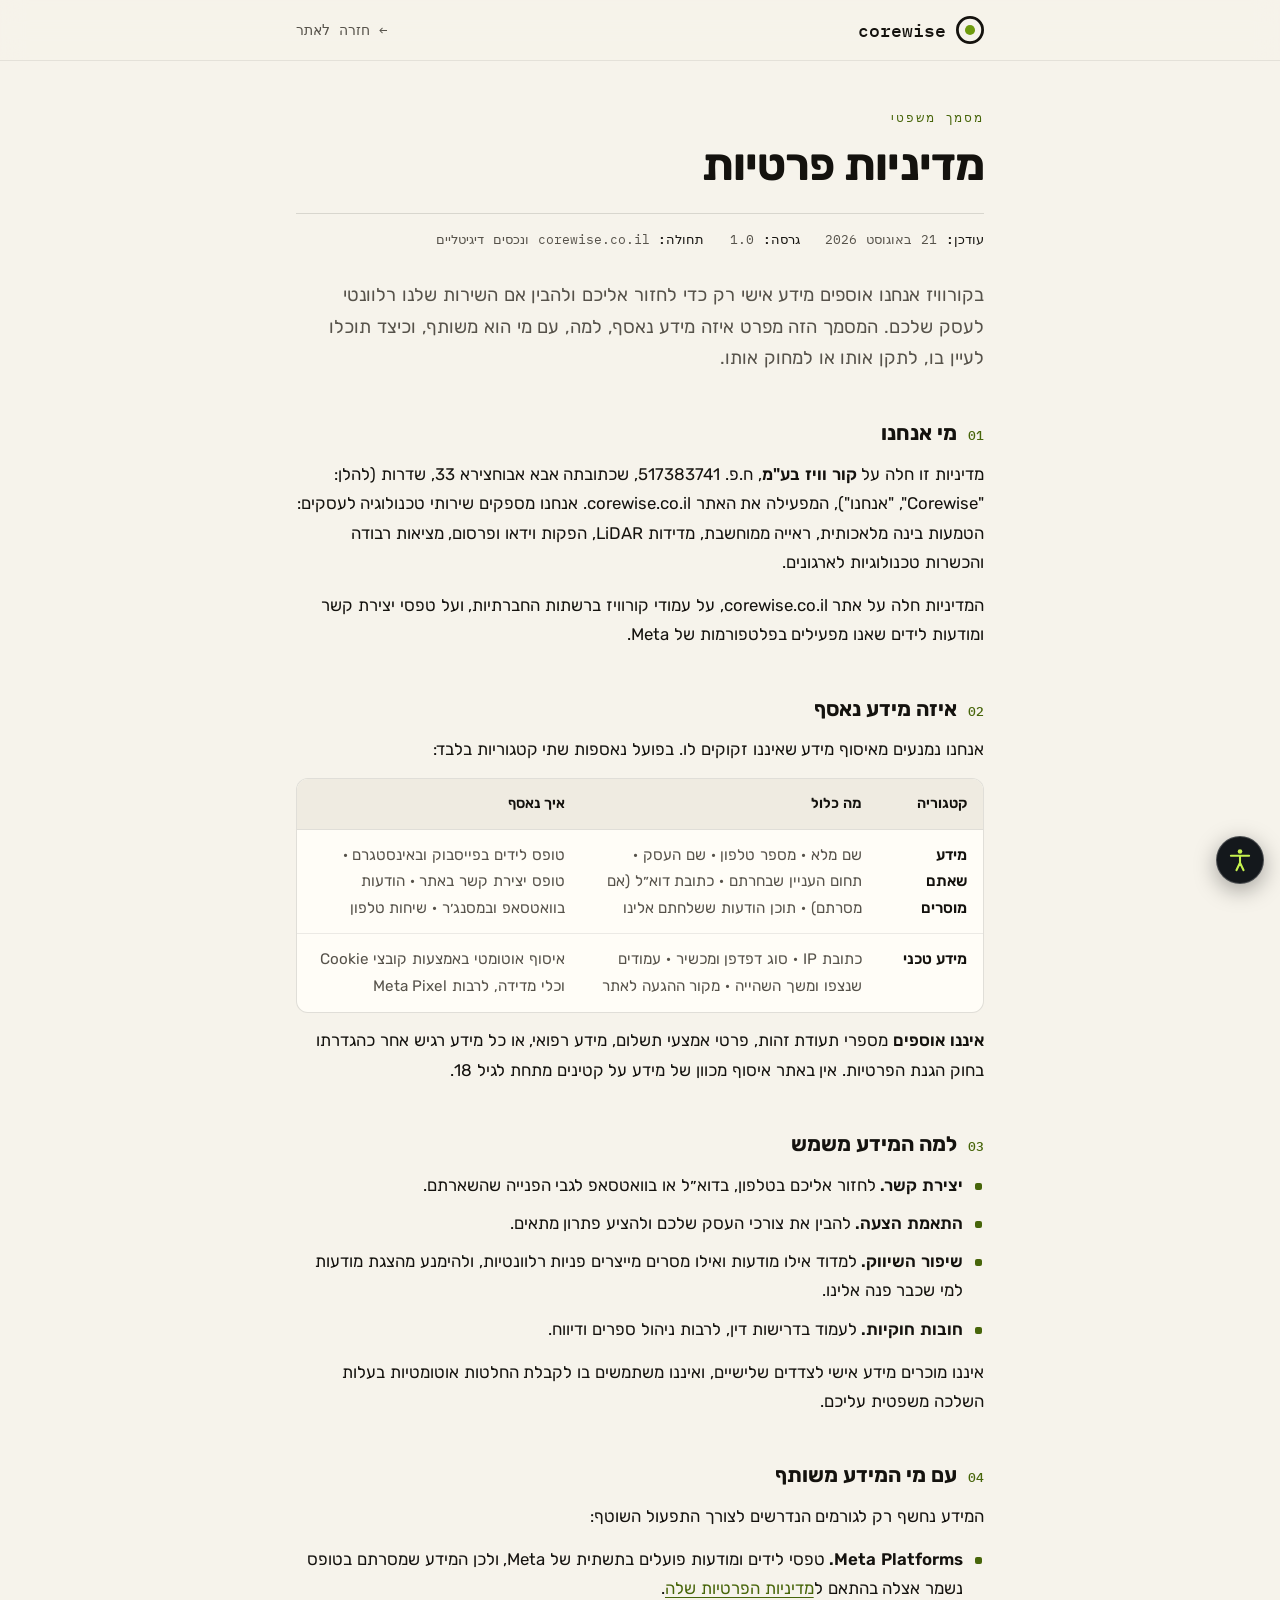
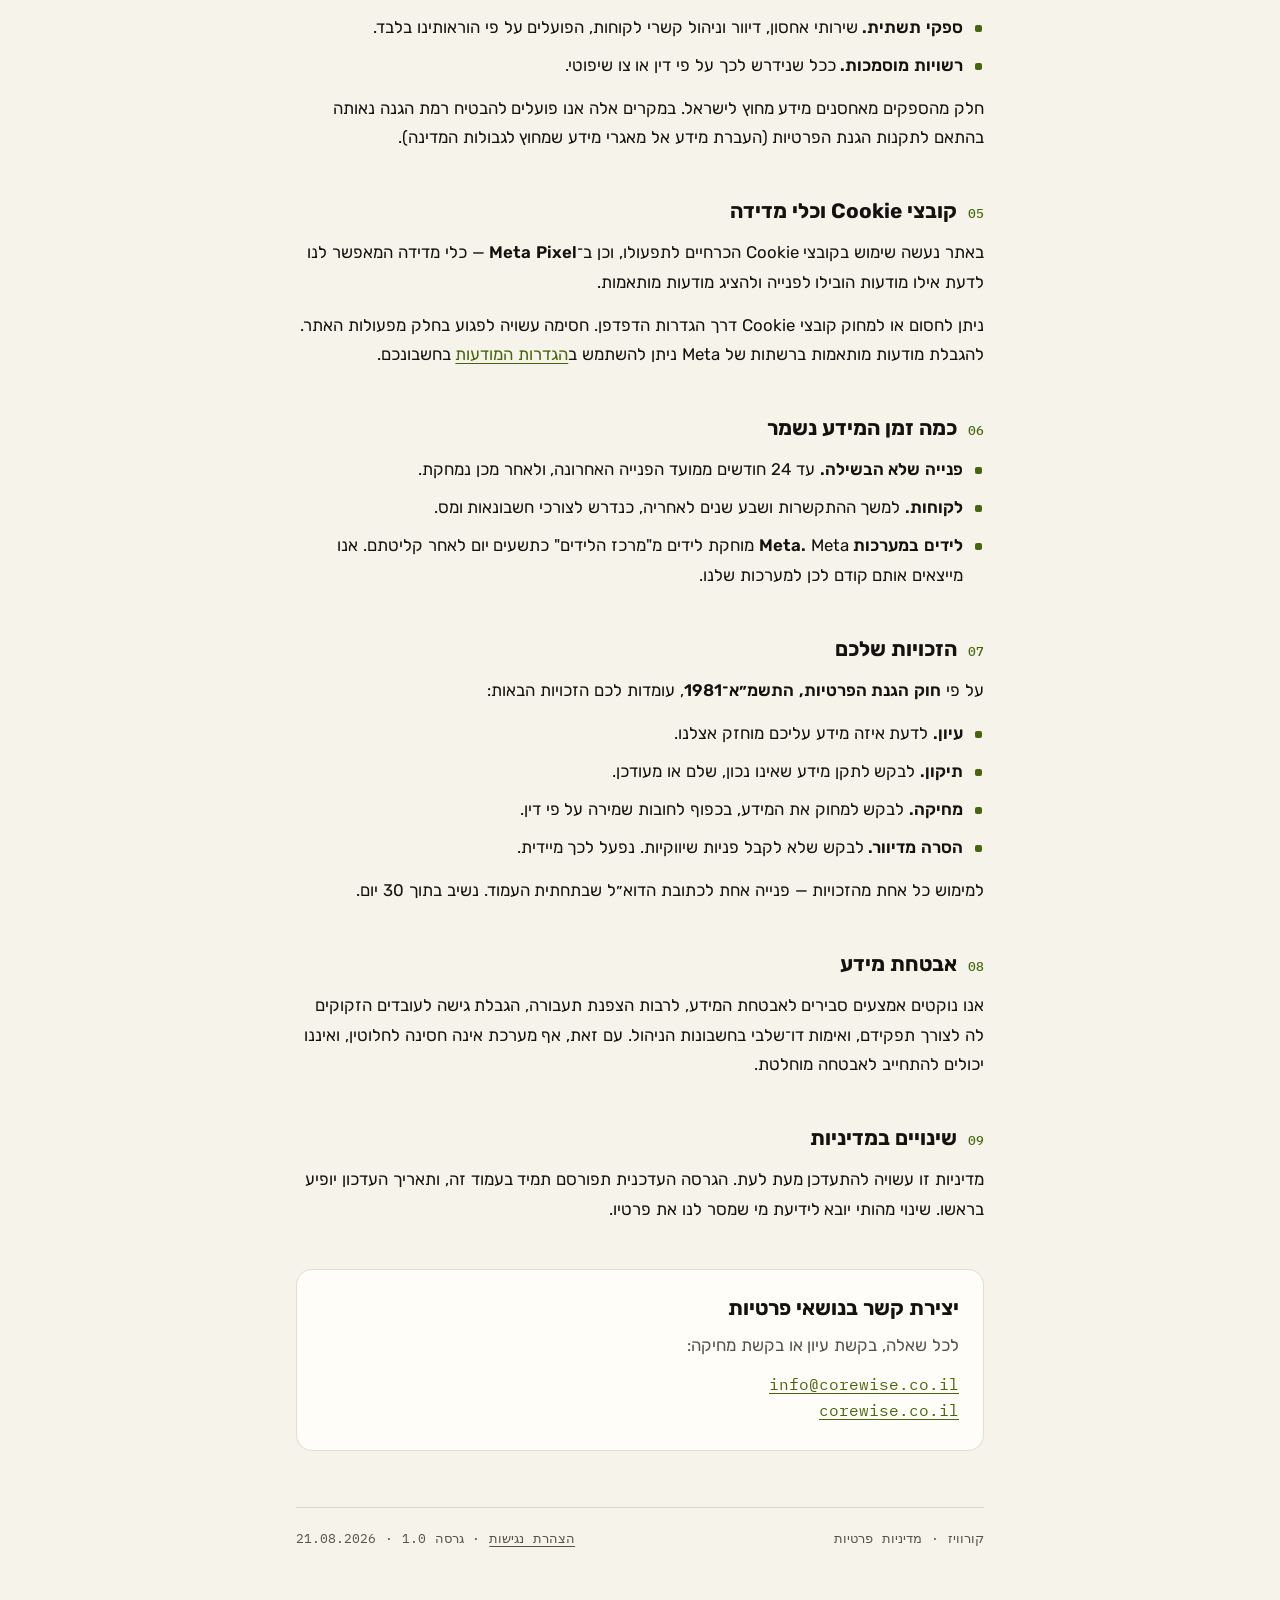
<file: privacy/index.html>
<!doctype html>
<html lang="he" dir="rtl">
<head>
<meta charset="utf-8">
<meta name="viewport" content="width=device-width, initial-scale=1">
<title>קורוויז · מדיניות פרטיות</title>
<meta name="description" content="מדיניות הפרטיות של קורוויז: איזה מידע נאסף, למה, עם מי הוא משותף וכיצד ניתן לעיין בו, לתקן אותו או למחוק אותו.">
<meta name="robots" content="index, follow">
<link rel="canonical" href="https://www.corewise.co.il/privacy/">
<meta name="theme-color" content="#F6F3EB">
<meta property="og:title" content="קורוויז · מדיניות פרטיות">
<meta property="og:description" content="איזה מידע נאסף, למה, עם מי הוא משותף וכיצד ניתן לעיין בו, לתקן אותו או למחוק אותו.">
<meta property="og:type" content="website">
<meta property="og:url" content="https://www.corewise.co.il/privacy/">
<meta property="og:locale" content="he_IL">
<link rel="icon" href="../favicon.svg" type="image/svg+xml">
<link rel="preconnect" href="https://fonts.googleapis.com">
<link rel="preconnect" href="https://fonts.gstatic.com" crossorigin>
<link rel="stylesheet" href="https://fonts.googleapis.com/css2?family=Rubik:wght@400;500;600;700&family=IBM+Plex+Mono:wght@400;500&display=swap">
<!-- blocking, so the visitor's saved accessibility preferences are applied
     before first paint rather than flashing the default in first -->
<link rel="stylesheet" href="../a11y.css?v=1787600000">
<script src="../a11y.js?v=1787600000"></script>
<style>
  /* The supplied draft was dark and self-styled. The site is warm paper now,
     and a legal page that arrives in a different palette reads as somebody
     else's document, so it takes the front page's tokens. Kept self-contained
     like the accessibility statement: neither page needs the marketing CSS. */
  :root {
    color-scheme: light;
    --paper:   #F6F3EB;
    --paper-2: #FFFDF7;
    --paper-3: #EFEBE1;
    --ink:     #14120E;
    --ink-2:   #56524A;   /* 7.4:1 on --paper */
    --line:    rgba(20,18,14,.13);
    --line-2:  rgba(20,18,14,.08);
    --lime:    #C6F24E;
    --olive-d: #47650A;   /* 5.6:1 on --paper, the link colour */
  }
  * { box-sizing: border-box; }
  html { scroll-behavior: smooth; }
  body {
    margin: 0; background: var(--paper); color: var(--ink);
    font: 400 1.05rem/1.75 Rubik, system-ui, -apple-system, 'Segoe UI', sans-serif;
    word-spacing: .05em; -webkit-font-smoothing: antialiased;
  }
  .mono { font-family: 'IBM Plex Mono', ui-monospace, monospace; }

  .top {
    position: sticky; top: 0; z-index: 10;
    border-block-end: 1px solid var(--line-2);
    background: color-mix(in srgb, var(--paper) 86%, transparent);
    -webkit-backdrop-filter: blur(12px); backdrop-filter: blur(12px);
  }
  .wrap { max-width: 46rem; margin-inline: auto; padding-inline: 1.5rem; }
  .top .wrap { display: flex; align-items: center; justify-content: space-between; gap: 1rem; padding-block: 1rem; }
  .brand { display: flex; align-items: center; gap: .65rem; text-decoration: none; color: var(--ink); }
  .brand svg { display: block; flex: none; }
  .brand span { font: 500 1.15rem/1 'IBM Plex Mono', monospace; }
  .back { font: 400 .85rem 'IBM Plex Mono', monospace; color: var(--ink-2); text-decoration: none; }
  .back:hover { color: var(--ink); text-decoration: underline; }

  main { padding-block: 3rem 5rem; }
  .kicker { font: 500 .76rem/1.4 'IBM Plex Mono', monospace; letter-spacing: .16em; color: var(--olive-d); }
  h1 { margin: .8rem 0 0; font-size: clamp(1.9rem, 5.5vw, 2.8rem); font-weight: 700; line-height: 1.15; letter-spacing: -.02em; text-wrap: balance; }
  .stamp {
    margin-block-start: 1.4rem; padding-block-start: 1.1rem; border-block-start: 1px solid var(--line);
    display: flex; gap: 1.6rem; flex-wrap: wrap;
    font: 400 .8rem 'IBM Plex Mono', monospace; color: var(--ink-2);
  }
  .stamp b { color: var(--ink); font-weight: 500; }

  .lede { margin-block-start: 2rem; font-size: 1.15rem; line-height: 1.7; color: var(--ink-2); }

  section { margin-block-start: 2.8rem; }
  h2 {
    margin: 0 0 .8rem; font-size: 1.3rem; font-weight: 700; line-height: 1.35;
    display: flex; align-items: baseline; gap: .7rem; text-wrap: balance;
  }
  h2 .n { font: 500 .82rem 'IBM Plex Mono', monospace; color: var(--olive-d); flex: none; }
  p { margin: 0 0 .85rem; }
  p:last-child { margin-block-end: 0; }

  ul { margin: 0 0 .85rem; padding-inline-start: 0; list-style: none; }
  li { position: relative; padding-inline-start: 1.3rem; margin-block-end: .55rem; }
  /* the lime is decorative here, so its low contrast on paper carries no
     information the marker text does not already carry */
  li::before {
    content: ""; position: absolute; inset-inline-start: .15rem; inset-block-start: .72em;
    inline-size: 7px; block-size: 7px; border-radius: 2px; background: var(--olive-d);
  }
  b, strong { font-weight: 600; }

  .tw { overflow-x: auto; border: 1px solid var(--line); border-radius: 12px; margin: 0 0 .85rem; background: var(--paper-2); }
  table { width: 100%; border-collapse: collapse; font-size: .95rem; min-width: 30rem; }
  th { text-align: start; padding: .75rem 1rem; font-weight: 600; font-size: .9rem; background: var(--paper-3); border-block-end: 1px solid var(--line); white-space: nowrap; }
  td { padding: .75rem 1rem; border-block-end: 1px solid var(--line-2); vertical-align: top; color: var(--ink-2); }
  td b { color: var(--ink); }
  tbody tr:last-child td { border-block-end: none; }

  a { color: var(--olive-d); text-underline-offset: 3px; }
  a:hover { text-decoration-thickness: 2px; }
  a:focus-visible { outline: 2px solid var(--olive-d); outline-offset: 3px; border-radius: 3px; }

  .contact {
    margin-block-start: 2.8rem; padding: 1.5rem;
    border: 1px solid var(--line); border-radius: 16px; background: var(--paper-2);
  }
  .contact h2 { margin-block-end: .6rem; }
  .contact p { color: var(--ink-2); }
  .contact .row { font: 400 .98rem 'IBM Plex Mono', monospace; color: var(--ink); margin: 0 0 .35rem; }

  .foot {
    margin-block-start: 3.5rem; padding-block-start: 1.4rem; border-block-start: 1px solid var(--line);
    display: flex; justify-content: space-between; gap: 1rem; flex-wrap: wrap;
    font: 400 .8rem 'IBM Plex Mono', monospace; color: var(--ink-2);
  }
  .foot a { color: var(--ink-2); }
</style>
<script src="../pixel.js?v=1787900000" defer></script>
</head>
<body>
<noscript><img height="1" width="1" style="display:none" alt=""
src="https://www.facebook.com/tr?id=1063707116175844&ev=PageView&noscript=1"/></noscript>


<a class="cw-skip" href="#main">דלג לתוכן הראשי</a>

<header class="top">
  <div class="wrap">
    <a class="brand" href="/" aria-label="קורוויז, לדף הבית">
      <svg width="28" height="28" viewBox="0 0 100 100" aria-hidden="true"><circle cx="50" cy="50" r="45" fill="none" stroke="#14120E" stroke-width="10"/><circle cx="50" cy="50" r="18" fill="#6E9B0E"/></svg>
      <span>corewise</span>
    </a>
    <a class="back" href="/">← חזרה לאתר</a>
  </div>
</header>

<main id="main" tabindex="-1">
  <div class="wrap">

    <div class="title">
      <div class="kicker">מסמך משפטי</div>
      <h1>מדיניות פרטיות</h1>
      <div class="stamp">
        <span><b>עודכן:</b> 21 באוגוסט 2026</span>
        <span><b>גרסה:</b> 1.0</span>
        <span><b>תחולה:</b> corewise.co.il ונכסים דיגיטליים</span>
      </div>
    </div>

    <p class="lede">
      בקורוויז אנחנו אוספים מידע אישי רק כדי לחזור אליכם ולהבין אם השירות שלנו רלוונטי לעסק שלכם. המסמך הזה מפרט איזה מידע נאסף, למה, עם מי הוא משותף, וכיצד תוכלו לעיין בו, לתקן אותו או למחוק אותו.
    </p>

    <section>
      <h2><span class="n">01</span> מי אנחנו</h2>
      <p>
        <!-- the number is isolated: a bare digit run followed by an opening
             bracket lets BiDi pull the bracket to the wrong side of it -->
        מדיניות זו חלה על <b>קור וויז בע"מ</b>, ח.פ. <span dir="ltr">517383741</span>, שכתובתה אבא אבוחצירא 33, שדרות (להלן: "Corewise", "אנחנו"), המפעילה את האתר corewise.co.il.
        אנחנו מספקים שירותי טכנולוגיה לעסקים: הטמעות בינה מלאכותית, ראייה ממוחשבת, מדידות LiDAR, הפקות וידאו ופרסום, מציאות רבודה והכשרות טכנולוגיות לארגונים.
      </p>
      <p>
        המדיניות חלה על אתר corewise.co.il, על עמודי קורוויז ברשתות החברתיות, ועל טפסי יצירת קשר ומודעות לידים שאנו מפעילים בפלטפורמות של Meta.
      </p>
    </section>

    <section>
      <h2><span class="n">02</span> איזה מידע נאסף</h2>
      <p>אנחנו נמנעים מאיסוף מידע שאיננו זקוקים לו. בפועל נאספות שתי קטגוריות בלבד:</p>

      <div class="tw" tabindex="0" role="region" aria-label="טבלת סוגי המידע הנאסף">
        <table>
          <thead>
            <tr><th scope="col">קטגוריה</th><th scope="col">מה כלול</th><th scope="col">איך נאסף</th></tr>
          </thead>
          <tbody>
            <tr>
              <td><b>מידע שאתם מוסרים</b></td>
              <td>שם מלא · מספר טלפון · שם העסק · תחום העניין שבחרתם · כתובת דוא״ל (אם מסרתם) · תוכן הודעות ששלחתם אלינו</td>
              <td>טופס לידים בפייסבוק ובאינסטגרם · טופס יצירת קשר באתר · הודעות בוואטסאפ ובמסנג׳ר · שיחות טלפון</td>
            </tr>
            <tr>
              <td><b>מידע טכני</b></td>
              <td>כתובת IP · סוג דפדפן ומכשיר · עמודים שנצפו ומשך השהייה · מקור ההגעה לאתר</td>
              <td>איסוף אוטומטי באמצעות קובצי Cookie וכלי מדידה, לרבות Meta Pixel</td>
            </tr>
          </tbody>
        </table>
      </div>

      <p>
        <b>איננו אוספים</b> מספרי תעודת זהות, פרטי אמצעי תשלום, מידע רפואי, או כל מידע רגיש אחר כהגדרתו בחוק הגנת הפרטיות. אין באתר איסוף מכוון של מידע על קטינים מתחת לגיל 18.
      </p>
    </section>

    <section>
      <h2><span class="n">03</span> למה המידע משמש</h2>
      <ul>
        <li><b>יצירת קשר.</b> לחזור אליכם בטלפון, בדוא״ל או בוואטסאפ לגבי הפנייה שהשארתם.</li>
        <li><b>התאמת הצעה.</b> להבין את צורכי העסק שלכם ולהציע פתרון מתאים.</li>
        <li><b>שיפור השיווק.</b> למדוד אילו מודעות ואילו מסרים מייצרים פניות רלוונטיות, ולהימנע מהצגת מודעות למי שכבר פנה אלינו.</li>
        <li><b>חובות חוקיות.</b> לעמוד בדרישות דין, לרבות ניהול ספרים ודיווח.</li>
      </ul>
      <p>
        איננו מוכרים מידע אישי לצדדים שלישיים, ואיננו משתמשים בו לקבלת החלטות אוטומטיות בעלות השלכה משפטית עליכם.
      </p>
    </section>

    <section>
      <h2><span class="n">04</span> עם מי המידע משותף</h2>
      <p>המידע נחשף רק לגורמים הנדרשים לצורך התפעול השוטף:</p>
      <ul>
        <li><b>Meta Platforms.</b> טפסי לידים ומודעות פועלים בתשתית של Meta, ולכן המידע שמסרתם בטופס נשמר אצלה בהתאם ל<a href="https://www.facebook.com/privacy/policy/" target="_blank" rel="noopener noreferrer">מדיניות הפרטיות שלה</a>.</li>
        <li><b>ספקי תשתית.</b> שירותי אחסון, דיוור וניהול קשרי לקוחות, הפועלים על פי הוראותינו בלבד.</li>
        <li><b>רשויות מוסמכות.</b> ככל שנידרש לכך על פי דין או צו שיפוטי.</li>
      </ul>
      <p>
        חלק מהספקים מאחסנים מידע מחוץ לישראל. במקרים אלה אנו פועלים להבטיח רמת הגנה נאותה בהתאם לתקנות הגנת הפרטיות (העברת מידע אל מאגרי מידע שמחוץ לגבולות המדינה).
      </p>
    </section>

    <section>
      <h2><span class="n">05</span> קובצי Cookie וכלי מדידה</h2>
      <p>
        באתר נעשה שימוש בקובצי Cookie הכרחיים לתפעולו, וכן ב־<b>Meta Pixel</b> — כלי מדידה המאפשר לנו לדעת אילו מודעות הובילו לפנייה ולהציג מודעות מותאמות.
      </p>
      <p>
        ניתן לחסום או למחוק קובצי Cookie דרך הגדרות הדפדפן. חסימה עשויה לפגוע בחלק מפעולות האתר. להגבלת מודעות מותאמות ברשתות של Meta ניתן להשתמש ב<a href="https://www.facebook.com/adpreferences/ad_settings" target="_blank" rel="noopener noreferrer">הגדרות המודעות</a> בחשבונכם.
      </p>
    </section>

    <section>
      <h2><span class="n">06</span> כמה זמן המידע נשמר</h2>
      <ul>
        <li><b>פנייה שלא הבשילה.</b> עד 24 חודשים ממועד הפנייה האחרונה, ולאחר מכן נמחקת.</li>
        <li><b>לקוחות.</b> למשך ההתקשרות ושבע שנים לאחריה, כנדרש לצורכי חשבונאות ומס.</li>
        <li><b>לידים במערכות Meta.</b> Meta מוחקת לידים מ"מרכז הלידים" כתשעים יום לאחר קליטתם. אנו מייצאים אותם קודם לכן למערכות שלנו.</li>
      </ul>
    </section>

    <section>
      <h2><span class="n">07</span> הזכויות שלכם</h2>
      <p>על פי <b>חוק הגנת הפרטיות, התשמ״א־1981</b>, עומדות לכם הזכויות הבאות:</p>
      <ul>
        <li><b>עיון.</b> לדעת איזה מידע עליכם מוחזק אצלנו.</li>
        <li><b>תיקון.</b> לבקש לתקן מידע שאינו נכון, שלם או מעודכן.</li>
        <li><b>מחיקה.</b> לבקש למחוק את המידע, בכפוף לחובות שמירה על פי דין.</li>
        <li><b>הסרה מדיוור.</b> לבקש שלא לקבל פניות שיווקיות. נפעל לכך מיידית.</li>
      </ul>
      <p>למימוש כל אחת מהזכויות — פנייה אחת לכתובת הדוא״ל שבתחתית העמוד. נשיב בתוך 30 יום.</p>
    </section>

    <section>
      <h2><span class="n">08</span> אבטחת מידע</h2>
      <p>
        אנו נוקטים אמצעים סבירים לאבטחת המידע, לרבות הצפנת תעבורה, הגבלת גישה לעובדים הזקוקים לה לצורך תפקידם, ואימות דו־שלבי בחשבונות הניהול. עם זאת, אף מערכת אינה חסינה לחלוטין, ואיננו יכולים להתחייב לאבטחה מוחלטת.
      </p>
    </section>

    <section>
      <h2><span class="n">09</span> שינויים במדיניות</h2>
      <p>
        מדיניות זו עשויה להתעדכן מעת לעת. הגרסה העדכנית תפורסם תמיד בעמוד זה, ותאריך העדכון יופיע בראשו. שינוי מהותי יובא לידיעת מי שמסר לנו את פרטיו.
      </p>
    </section>

    <div class="contact">
      <h2>יצירת קשר בנושאי פרטיות</h2>
      <p>לכל שאלה, בקשת עיון או בקשת מחיקה:</p>
      <p class="row"><a href="mailto:info@corewise.co.il">info@corewise.co.il</a></p>
      <p class="row"><a href="/">corewise.co.il</a></p>
    </div>

    <div class="foot">
      <span>קורוויז · מדיניות פרטיות</span>
      <span><a href="/negishut/">הצהרת נגישות</a> · גרסה 1.0 · 21.08.2026</span>
    </div>

  </div>
</main>

</body>
</html>
</file>
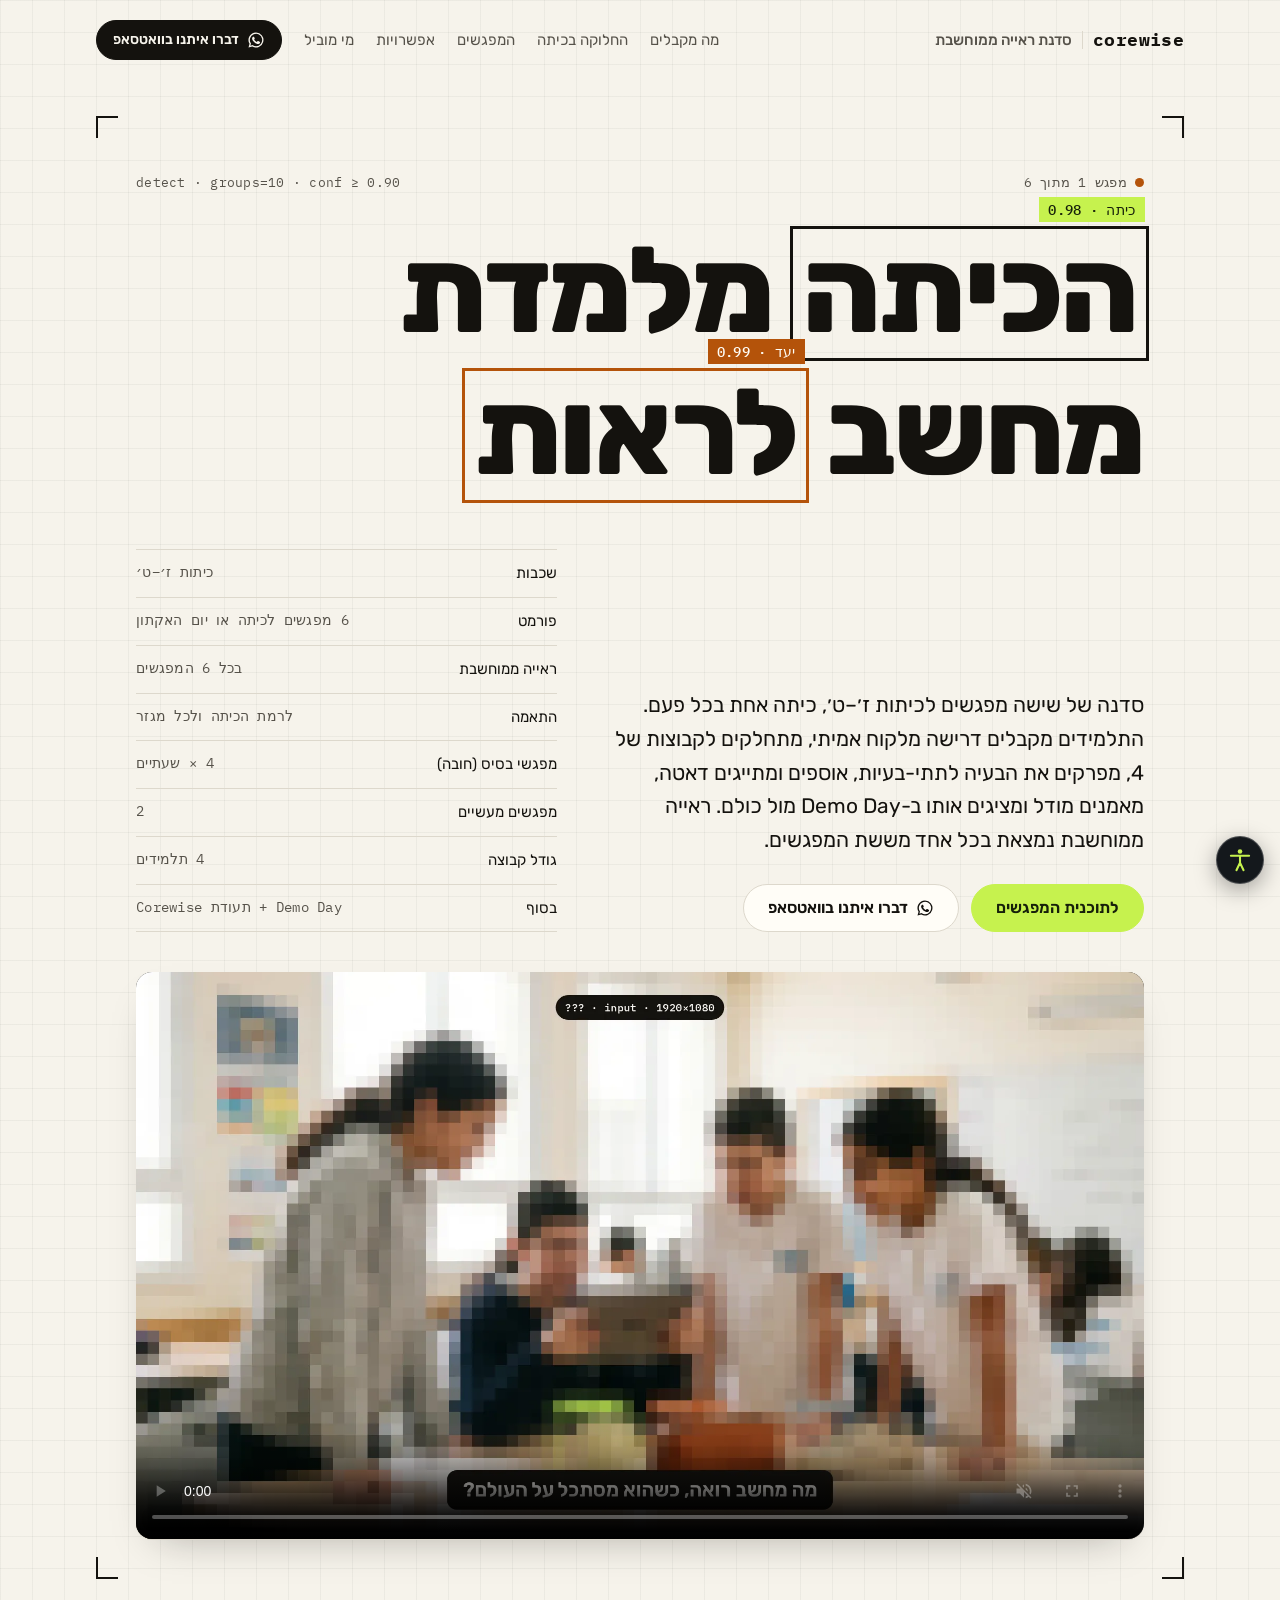
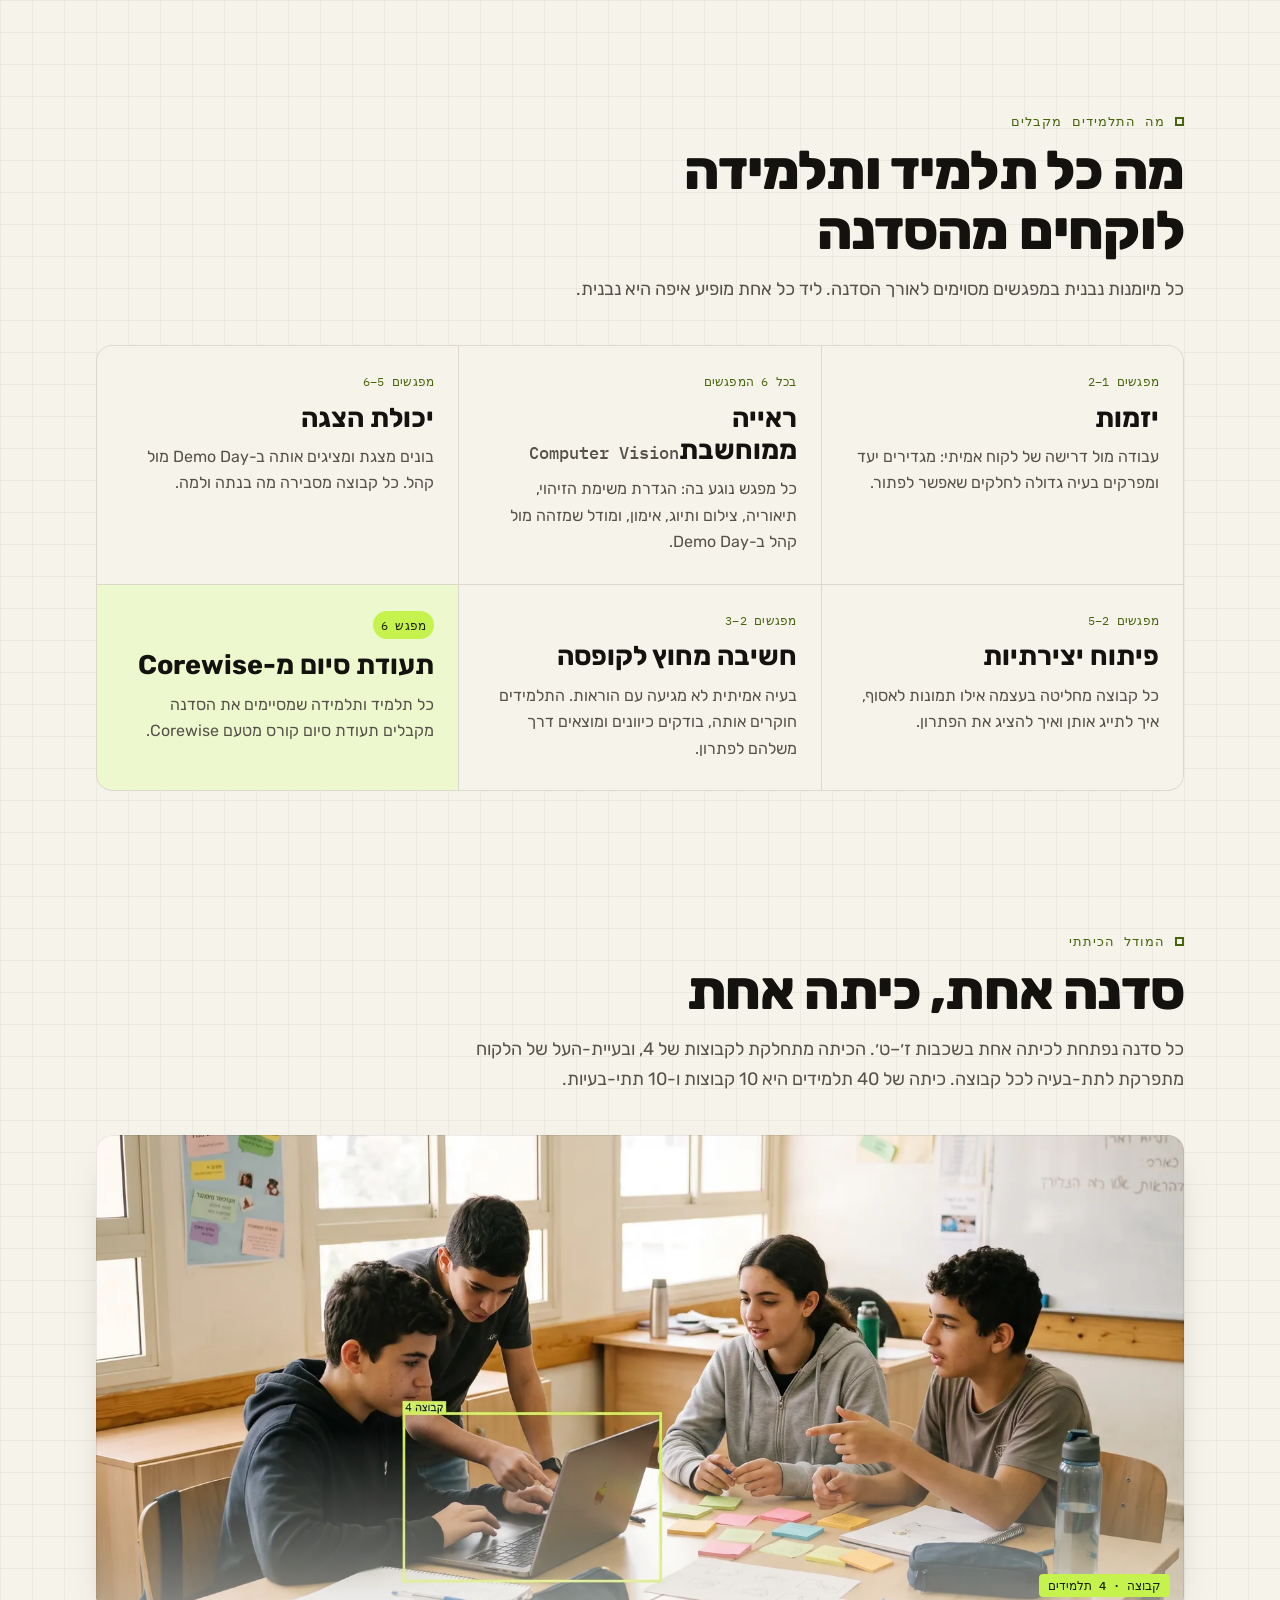
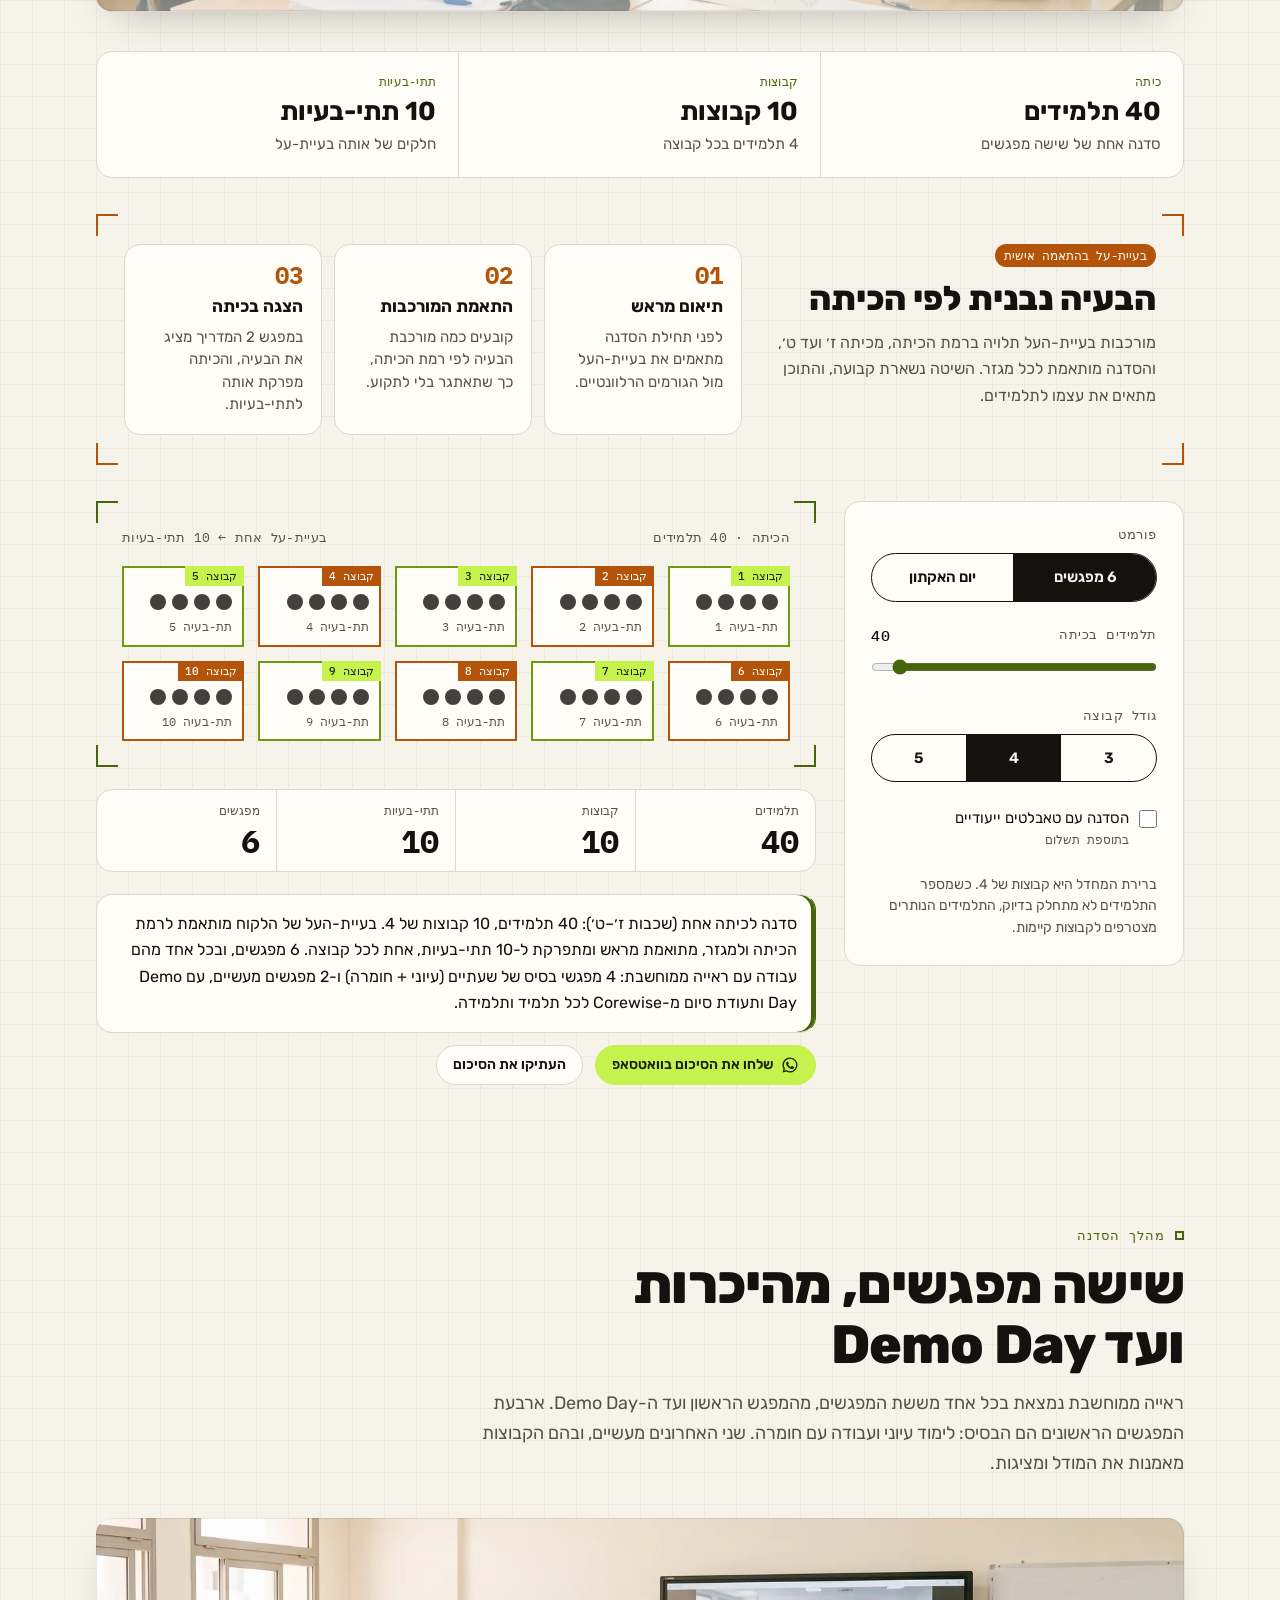
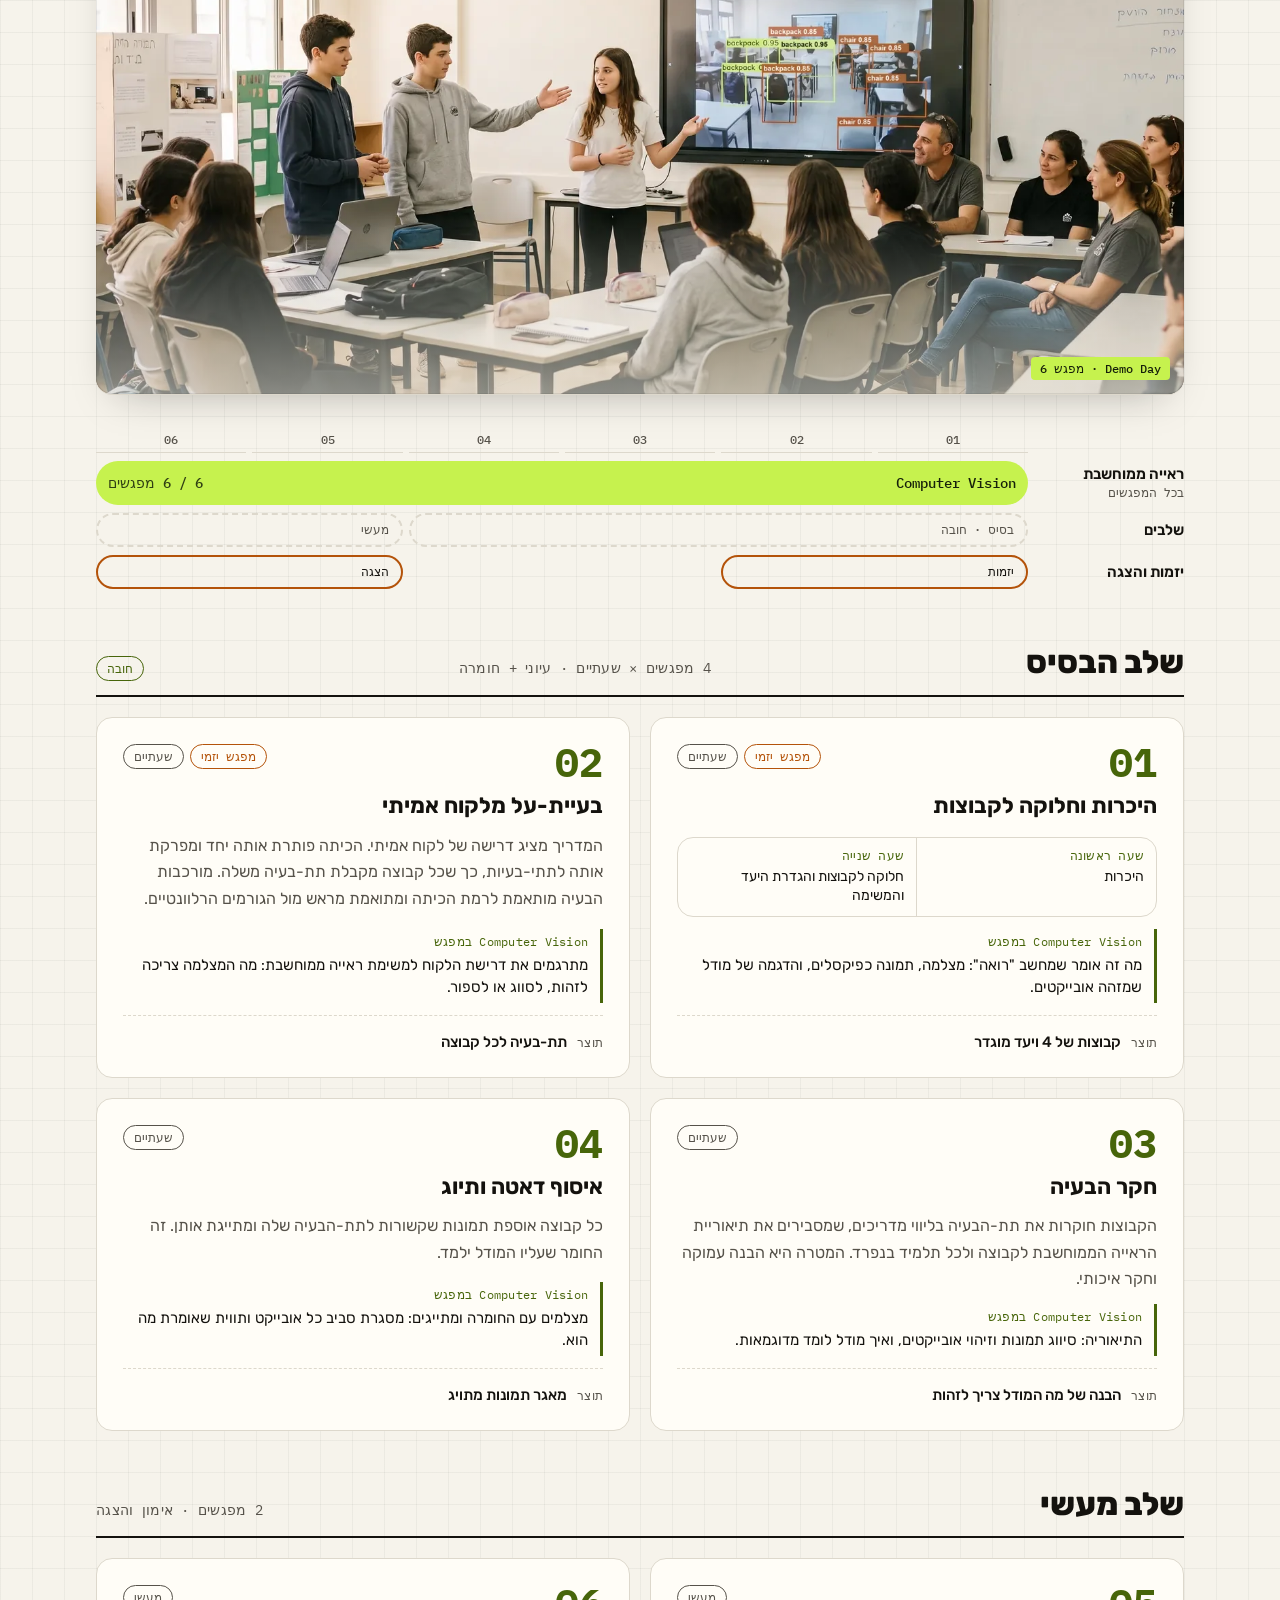
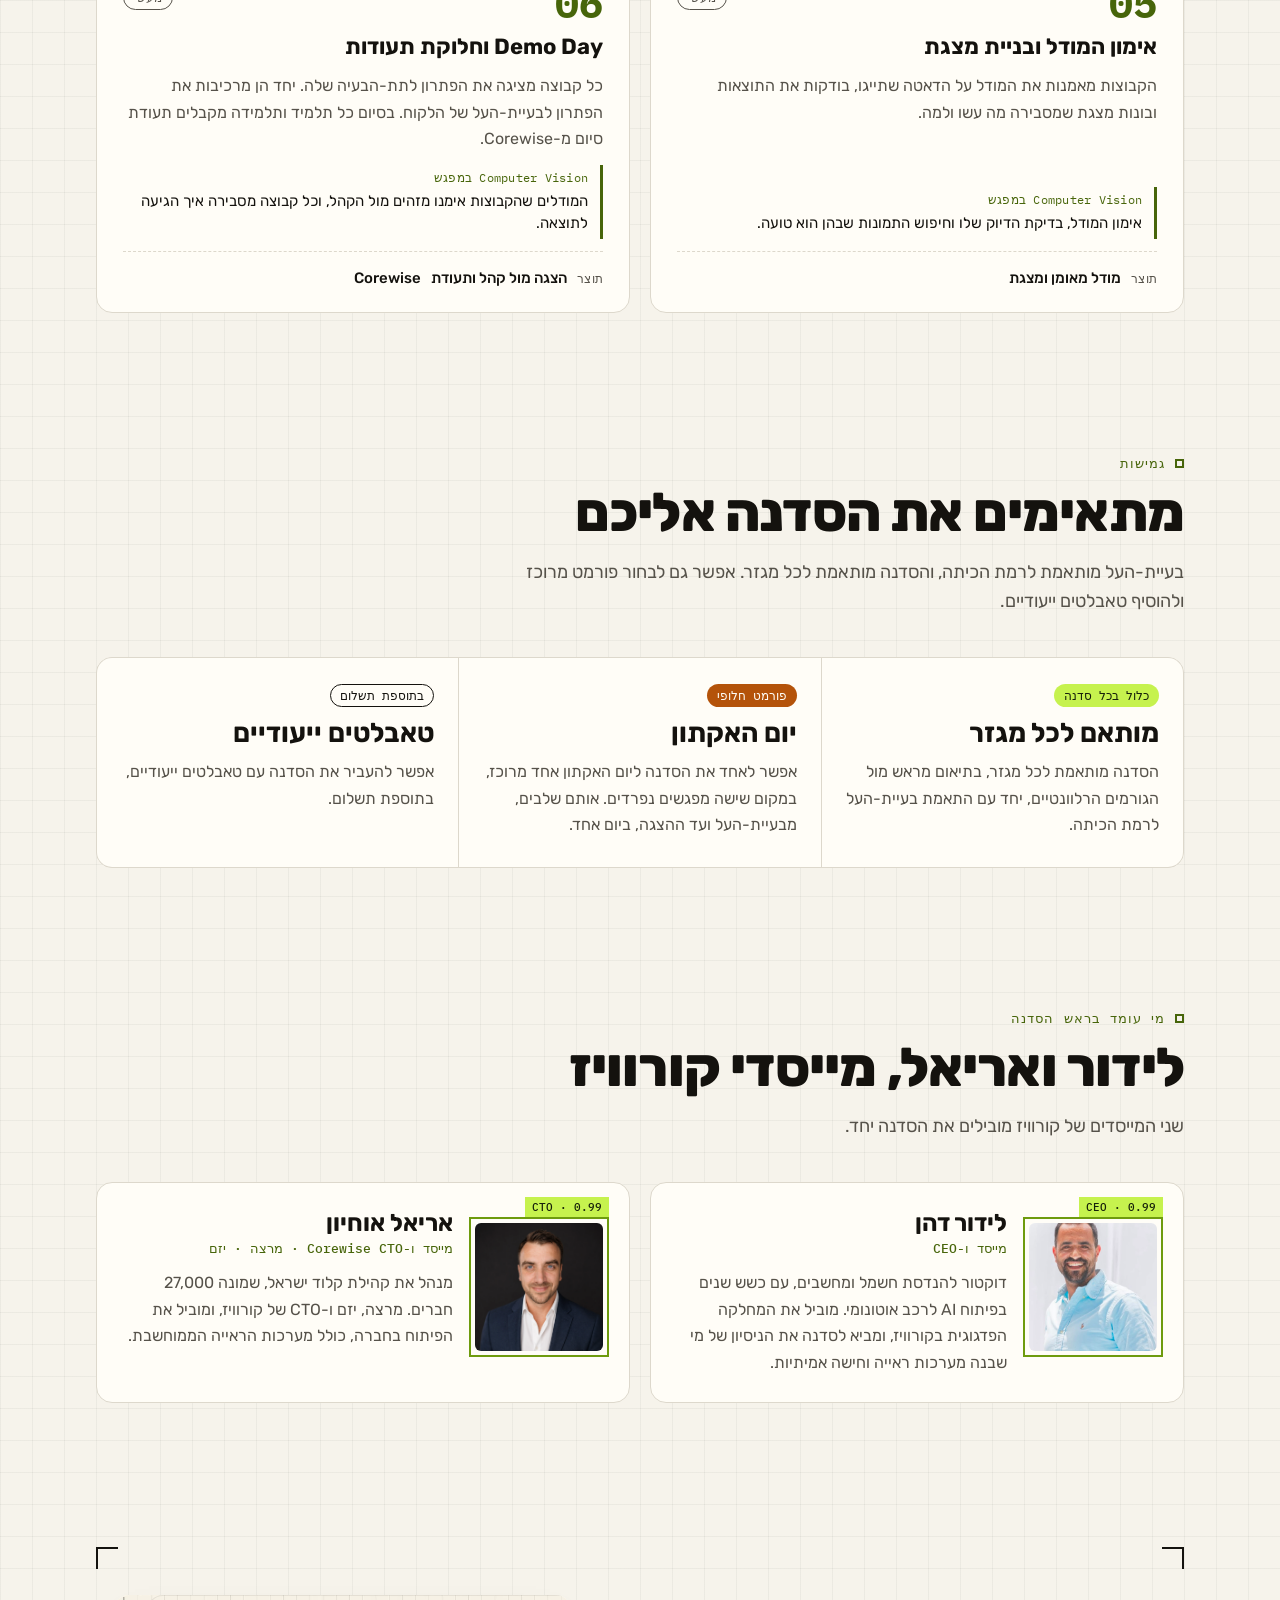
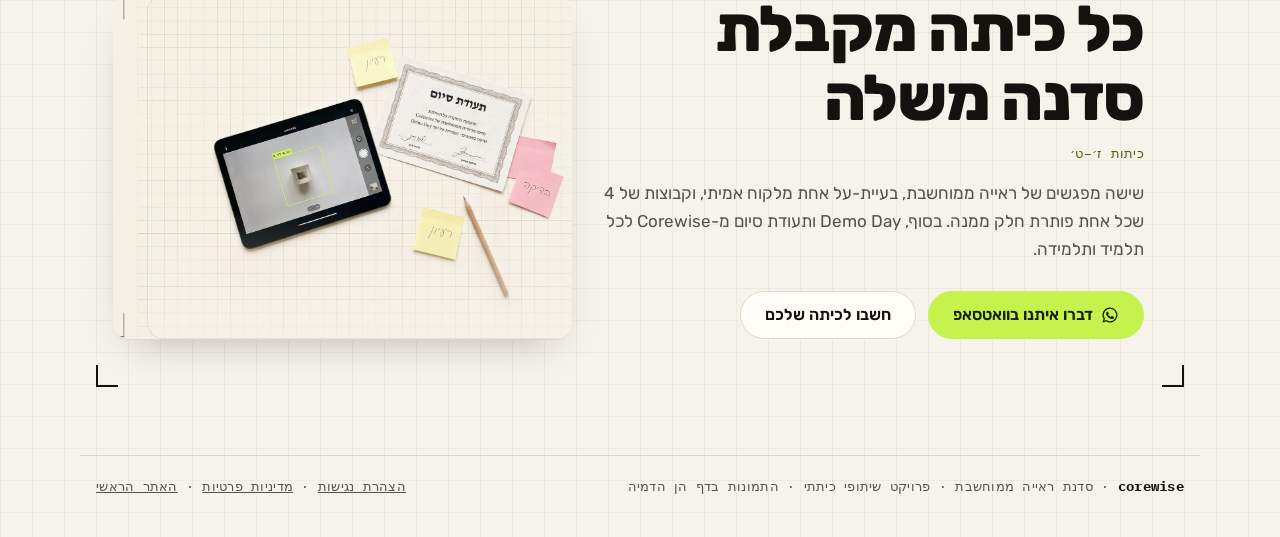
<file: vision-workshop/index.html>
<!doctype html>
<html lang="he" dir="rtl">
<head>
<meta charset="utf-8">
<meta name="viewport" content="width=device-width, initial-scale=1, viewport-fit=cover">
<title>קורוויז · סדנת ראייה ממוחשבת לכיתות ז׳–ט׳</title>
<meta name="description" content="סדנה של שישה מפגשים לכיתות ז׳–ט׳: בעיית-על מלקוח אמיתי, קבוצות של 4, איסוף ותיוג דאטה, אימון מודל ו-Demo Day. ראייה ממוחשבת בכל מפגש ותעודת סיום מקורוויז.">
<meta property="og:title" content="קורוויז · סדנת ראייה ממוחשבת לכיתות ז׳–ט׳">
<meta property="og:description" content="סדנה של שישה מפגשים לכיתות ז׳–ט׳: בעיית-על מלקוח אמיתי, קבוצות של 4, איסוף ותיוג דאטה, אימון מודל ו-Demo Day. ראייה ממוחשבת בכל מפגש ותעודת סיום מקורוויז.">
<meta name="theme-color" content="#F6F3EB">
<link rel="icon" href="../favicon.svg" type="image/svg+xml">
<link rel="preconnect" href="https://fonts.googleapis.com">
<link rel="preconnect" href="https://fonts.gstatic.com" crossorigin>
<link rel="stylesheet" href="https://fonts.googleapis.com/css2?family=IBM+Plex+Mono:wght@400;500;700&family=Rubik:wght@400;500;600;700;800&display=swap">
<link rel="stylesheet" href="../a11y.css?v=1787100000">
<script src="../a11y.js?v=1787100000"></script>
<script src="../pixel.js?v=1787900000" defer></script>
<style>body{margin:0}img{max-width:100%}[hidden]{display:none!important}footer a{color:inherit}</style>
<style>
/* Layout: the page is an annotation canvas in the Corewise palette. Content sits inside viewfinder frames; the words that matter get detection boxes, like objects a model has found. */
:root{
  --paper:#F6F3EB;
  --surface:#FFFDF7;
  --ink:#14120E;
  --muted:#56524A;
  --line:#DDD8CC;
  --box:#47650A;
  --stroke:#6E9B0E;
  --on-box:#FFFDF7;
  --hl:#C6F24E;
  --on-hl:#16200A;
  --hl-soft:#EEF8CF;
  --box-2:#B4530A;
  --on-box-2:#FFFDF7;
  --grid:rgba(20,18,14,.045);
  --radius:16px;
  --f-display:"Rubik","Heebo","Arial",sans-serif;
  --f-body:"Rubik","Heebo","Assistant","Arial",sans-serif;
  --f-mono:"IBM Plex Mono",ui-monospace,"Consolas",monospace;
}
@media (prefers-color-scheme: dark){
  :root:not([data-theme="light"]){
    --paper:#0B0F10; --surface:#141A1C; --ink:#F4F2ED; --muted:#A8AFB5; --line:#283133;
    --box:#C6F24E; --stroke:#C6F24E; --on-box:#16200A; --hl:#C6F24E; --on-hl:#16200A; --hl-soft:rgba(198,242,78,.1);
    --box-2:#E8803A; --on-box-2:#0B0F10; --grid:rgba(244,242,237,.035);
    color-scheme:dark;
  }
}
:root[data-theme="dark"]{
  --paper:#0B0F10; --surface:#141A1C; --ink:#F4F2ED; --muted:#A8AFB5; --line:#283133;
  --box:#C6F24E; --stroke:#C6F24E; --on-box:#16200A; --hl:#C6F24E; --on-hl:#16200A; --hl-soft:rgba(198,242,78,.1);
  --box-2:#E8803A; --on-box-2:#0B0F10; --grid:rgba(244,242,237,.035);
  color-scheme:dark;
}

*,*::before,*::after{box-sizing:border-box}
body{
  background-color:var(--paper);
  background-image:
    linear-gradient(var(--grid) 1px,transparent 1px),
    linear-gradient(90deg,var(--grid) 1px,transparent 1px);
  background-size:32px 32px;
  color:var(--ink);
  font:400 17px/1.65 var(--f-body);
  -webkit-font-smoothing:antialiased;
}
.page{direction:rtl}
.wrap{
  max-width:1120px;margin-inline:auto;
  padding-left:max(16px,env(safe-area-inset-left,0px));
  padding-right:max(16px,env(safe-area-inset-right,0px));
}
h1,h2,h3{margin:0;text-wrap:balance}
p{margin:0}
a{color:inherit}
:focus-visible{outline:2px solid var(--box);outline-offset:3px}
.en{unicode-bidi:isolate;direction:ltr}

.mono{font-family:var(--f-mono);font-size:13px;letter-spacing:.02em}
.eyebrow{font:500 13px/1 var(--f-mono);letter-spacing:.08em;color:var(--box);display:flex;align-items:center;gap:10px}
.eyebrow::before{content:"";width:9px;height:9px;border:2px solid currentColor}

/* viewfinder corners */
.frame{
  --c:var(--ink);--l:22px;--t:2px;
  background:
    linear-gradient(var(--c),var(--c)) top right/var(--l) var(--t) no-repeat,
    linear-gradient(var(--c),var(--c)) top right/var(--t) var(--l) no-repeat,
    linear-gradient(var(--c),var(--c)) top left/var(--l) var(--t) no-repeat,
    linear-gradient(var(--c),var(--c)) top left/var(--t) var(--l) no-repeat,
    linear-gradient(var(--c),var(--c)) bottom right/var(--l) var(--t) no-repeat,
    linear-gradient(var(--c),var(--c)) bottom right/var(--t) var(--l) no-repeat,
    linear-gradient(var(--c),var(--c)) bottom left/var(--l) var(--t) no-repeat,
    linear-gradient(var(--c),var(--c)) bottom left/var(--t) var(--l) no-repeat;
}

/* header */
.top{padding-block:20px}
.top .wrap{display:flex;align-items:center;justify-content:space-between;gap:16px;flex-wrap:wrap}
.brand{display:flex;align-items:center;gap:10px;font-weight:700;font-size:16px;text-decoration:none}
.brand svg{flex:none}
.nav{display:flex;gap:22px;align-items:center;flex-wrap:wrap}
.nav a{text-decoration:none;font-size:15px;color:var(--muted)}
.nav a:hover{color:var(--ink)}
.btn{
  display:inline-flex;align-items:center;gap:8px;
  font:600 16px/1 var(--f-body);text-decoration:none;cursor:pointer;
  padding:14px 24px;border:1.5px solid var(--hl);background:var(--hl);color:var(--on-hl);border-radius:999px;
  transition:transform .15s ease,background-color .15s ease,color .15s ease;
}
.btn:hover{transform:translateY(-2px)}
.btn.ghost{background:var(--surface);border-color:var(--line);color:var(--ink)}
.btn.small{padding:10px 16px;font-size:14px}
.wa-ic{flex:none}
.closing .actions{justify-content:flex-start}
.nav .btn{background:var(--ink);border-color:var(--ink);color:var(--paper)}

/* hero */
.hero{padding-block:36px 64px}
.hero .frame{padding:56px 40px 40px;position:relative}
.readout{display:flex;justify-content:space-between;gap:12px;flex-wrap:wrap;color:var(--muted);margin-bottom:28px}
.rec{display:inline-flex;align-items:center;gap:8px}
.rec::before{content:"";width:9px;height:9px;border-radius:50%;background:var(--box-2);animation:blink 1.6s steps(2,start) infinite}
@keyframes blink{to{visibility:hidden}}
.hero h1{
  font:800 clamp(50px,9.4vw,124px)/1.18 var(--f-display);
  letter-spacing:-.02em;margin-top:24px;
}
.det{position:relative;display:inline-block;padding-inline:.06em}
.det::before{
  content:"";position:absolute;inset:.04em -.04em .02em;
  border:3px solid var(--c,var(--stroke));
  animation:lock .9s cubic-bezier(.2,.8,.2,1) both;animation-delay:var(--d,0s);
}
.det .tag{
  position:absolute;z-index:1;bottom:calc(100% - .04em);inset-inline-start:-.04em;
  background:var(--tb,var(--hl));color:var(--tf,var(--on-hl));
  font:500 clamp(11px,1.2vw,14px)/1 var(--f-mono);letter-spacing:.02em;
  padding:6px 9px 5px;white-space:nowrap;
  animation:tagin .5s ease both;animation-delay:calc(var(--d,0s) + .55s);
}
.det.alt{--c:var(--box-2);--tb:var(--box-2);--tf:var(--on-box-2)}
@keyframes lock{from{transform:scale(1.12);opacity:.35}to{transform:scale(1);opacity:1}}
@keyframes tagin{from{opacity:.3;transform:translateY(4px)}to{opacity:1;transform:none}}
.hero-body{display:grid;grid-template-columns:minmax(0,1.3fr) minmax(0,1fr);gap:40px;margin-top:44px;align-items:end}
.lede{font-size:clamp(18px,2vw,21px);line-height:1.6;max-width:36em}
.actions{display:flex;gap:12px;flex-wrap:wrap;margin-top:28px}
.specs{list-style:none;margin:0;padding:0;border-top:1px solid var(--line)}
.specs li{display:flex;justify-content:space-between;gap:16px;padding-block:11px;border-bottom:1px solid var(--line);font-size:15px}
.specs .mono{color:var(--muted);font-size:14px;white-space:nowrap}

/* sections */
section.block{padding-block:72px}
.head{display:grid;gap:14px;max-width:42em;margin-bottom:40px}
.head h2{font:800 clamp(32px,4.6vw,54px)/1.1 var(--f-display);letter-spacing:-.015em}
.head p{color:var(--muted);font-size:18px}

/* what students get */
.gains{display:grid;grid-template-columns:repeat(3,minmax(0,1fr));gap:1px;background:var(--line);border:1px solid var(--line)}
.gain{background:var(--paper);padding:26px 24px 28px;display:grid;gap:10px;align-content:start;min-width:0}
.gain .mono{color:var(--box);font-size:12px}
.gain h3{font:700 clamp(22px,2.2vw,27px)/1.2 var(--f-display)}
.gain h3 .en{font-size:.62em;font-family:var(--f-mono);font-weight:500;color:var(--muted);margin-inline-start:6px;letter-spacing:0}
.gain p{color:var(--muted);font-size:16px}
.gain.cert{background:var(--hl-soft);position:relative}
.gain.cert .mono{background:var(--hl);color:var(--on-hl);border-radius:999px;justify-self:start;padding:5px 8px 4px}

/* split flow: class -> groups -> sub-problems */
.flow{list-style:none;margin:0 0 36px;padding:0;display:grid;grid-template-columns:repeat(3,minmax(0,1fr));border:1px solid var(--line);background:var(--surface)}
.flow li{padding:20px 22px;display:grid;gap:6px;min-width:0;position:relative}
.flow li+li{border-inline-start:1px solid var(--line)}
.flow .mono{color:var(--box);font-size:12px}
.flow b{font:700 26px/1.1 var(--f-display)}
.flow span:last-child{color:var(--muted);font-size:15px}

/* super-problem fitted to the class */
.fit{--c:var(--box-2);padding:30px 28px;margin-bottom:36px;display:grid;grid-template-columns:minmax(0,1fr) minmax(0,1.6fr);gap:28px;align-items:start}
.fit h3{font:800 clamp(26px,3vw,34px)/1.15 var(--f-display)}
.fit .intro{display:grid;gap:12px}
.fit .intro p{color:var(--muted);font-size:16px}
.fit .tagline{font:500 12px/1 var(--f-mono);background:var(--box-2);color:var(--on-box-2);border-radius:999px;padding:6px 9px 5px;justify-self:start}
.fit ol{list-style:none;margin:0;padding:0;display:grid;grid-template-columns:repeat(3,minmax(0,1fr));gap:12px;counter-reset:s}
.fit li{background:var(--surface);border:1px solid var(--line);padding:18px;display:grid;gap:8px;align-content:start;min-width:0;counter-increment:s}
.fit li::before{content:"0" counter(s);font:700 24px/1 var(--f-mono);color:var(--box-2)}
.fit li b{font-size:17px;line-height:1.35}
.fit li span{color:var(--muted);font-size:15px;line-height:1.5}

/* track: what runs through which meetings */
.track{display:grid;grid-template-columns:minmax(84px,150px) repeat(6,minmax(0,1fr));gap:8px 6px;margin-bottom:56px;align-items:center}
.track .lab{font-size:15px;font-weight:600;line-height:1.2}
.track .lab small{display:block;font:400 12px/1.3 var(--f-mono);color:var(--muted);margin-top:2px}
.track .num{font:500 12px/1 var(--f-mono);color:var(--muted);text-align:center;padding-bottom:6px;border-bottom:1px solid var(--line)}
.bar{height:34px;display:flex;align-items:center;padding-inline:12px;font:500 12px/1 var(--f-mono);white-space:nowrap;overflow:hidden;min-width:0}
.bar.cv{height:44px;background:var(--hl);color:var(--on-hl);border-radius:999px;font-size:14px;justify-content:space-between;gap:10px}
.bar.cv span:last-child{opacity:.85}
.bar.biz{background:transparent;border:2px solid var(--box-2);color:var(--ink);border-radius:999px}
.bar.soft{background:transparent;border:2px dashed var(--line);color:var(--muted);border-radius:999px}

/* meetings */
.phases{display:grid;gap:56px}
.phase-head{display:flex;justify-content:space-between;align-items:baseline;gap:12px 24px;flex-wrap:wrap;padding-bottom:14px;border-bottom:2px solid var(--ink);margin-bottom:20px}
.phase-head h3{font:800 clamp(24px,2.8vw,32px)/1.1 var(--f-display)}
.phase-head .mono{color:var(--muted);font-size:14px}
.pill{font:500 12px/1 var(--f-mono);padding:6px 10px 5px;border:1.5px solid currentColor;border-radius:999px;white-space:nowrap}
.pill.req{color:var(--box)}
.meetings{display:grid;grid-template-columns:repeat(2,minmax(0,1fr));gap:20px}
.meeting{background:var(--surface);border:1px solid var(--line);padding:26px 26px 22px;display:grid;grid-template-rows:auto auto 1fr auto;gap:12px;min-width:0}
.m-top{display:flex;justify-content:space-between;align-items:flex-start;gap:12px}
.m-num{font:700 40px/.9 var(--f-mono);color:var(--box)}
.m-tags{display:flex;gap:6px;flex-wrap:wrap;justify-content:flex-end}
.m-tags .pill{color:var(--muted)}
.m-tags .pill.biz{color:var(--box-2)}
.meeting h4{margin:0;font-size:22px;font-weight:700;line-height:1.3}
.meeting p{color:var(--muted);font-size:16px}
.hours{display:grid;grid-template-columns:1fr 1fr;border:1px solid var(--line);margin-top:4px}
.hours div{padding:10px 12px;font-size:14px;line-height:1.4}
.hours div+div{border-inline-start:1px solid var(--line)}
.hours .mono{display:block;color:var(--box);font-size:12px;margin-bottom:2px}
.cv-line{border-inline-start:3px solid var(--box);padding:4px 12px 4px 0;padding-inline-start:12px;padding-inline-end:0;font-size:15px;line-height:1.5}
.cv-line .mono{display:block;color:var(--box);font-size:12px;margin-bottom:3px}
.output{display:flex;gap:10px;align-items:baseline;padding-top:14px;border-top:1px dashed var(--line);font-size:15px;font-weight:500}
.output .mono{color:var(--muted);font-size:12px;white-space:nowrap}

/* planner */
.planner{display:grid;grid-template-columns:minmax(0,340px) minmax(0,1fr);gap:28px;align-items:start}
.controls{background:var(--surface);border:1px solid var(--line);padding:26px;display:grid;gap:26px}
fieldset{border:0;margin:0;padding:0;min-width:0}
legend,.lbl{font:500 13px/1 var(--f-mono);letter-spacing:.04em;color:var(--muted);margin-bottom:12px;padding:0;display:flex;justify-content:space-between;width:100%}
.lbl output{color:var(--ink);font-size:15px}
.seg{display:grid;grid-template-columns:repeat(3,1fr);border:1.5px solid var(--ink)}
.seg input{position:absolute;opacity:0;pointer-events:none}
.seg label{text-align:center;padding:11px 6px;font-size:15px;font-weight:600;cursor:pointer}
.seg label+input+label{border-inline-start:1.5px solid var(--ink)}
.seg input:checked+label{background:var(--ink);color:var(--paper)}
.seg input:focus-visible+label{outline:2px solid var(--box);outline-offset:-4px}
input[type=range]{width:100%;accent-color:var(--box);margin:0}
.note{font-size:14px;color:var(--muted);line-height:1.55}
.viewer{min-width:0}
.viewer .frame{padding:26px;--c:var(--box)}
.viewer-top{display:flex;justify-content:space-between;gap:12px;flex-wrap:wrap;color:var(--muted);margin-bottom:18px}
.class-grid{display:grid;grid-template-columns:repeat(auto-fill,minmax(112px,1fr));gap:14px}
.grp{position:relative;border:2px solid var(--stroke);padding:26px 10px 10px;background:var(--surface)}
.grp:nth-child(even){border-color:var(--box-2)}
.grp b{position:absolute;top:-2px;inset-inline-start:-2px;font:500 11px/1 var(--f-mono);padding:5px 7px 4px;background:var(--hl);color:var(--on-hl);white-space:nowrap}
.grp:nth-child(even) b{background:var(--box-2);color:var(--on-box-2)}
.dots{display:flex;flex-wrap:wrap;gap:6px}
.dots i{width:16px;height:16px;border-radius:50%;background:var(--ink);opacity:.8}
.grp small{display:block;margin-top:9px;font:400 12px/1.3 var(--f-mono);color:var(--muted)}
.totals{display:grid;grid-template-columns:repeat(4,minmax(0,1fr));border:1px solid var(--line);margin:22px 0 0;background:var(--surface)}
.totals div{padding:14px 16px;min-width:0}
.totals div+div{border-inline-start:1px solid var(--line)}
.totals dt{font:500 12px/1.2 var(--f-mono);color:var(--muted)}
.totals dd{margin:6px 0 0;font:700 32px/1 var(--f-mono);font-variant-numeric:tabular-nums}
.summary{margin-top:22px;display:grid;gap:12px}
.summary p{background:var(--surface);border:1px solid var(--line);border-inline-start:4px solid var(--box);padding:16px 18px;font-size:16px;user-select:all}
.copied{font:500 13px/1 var(--f-mono);color:var(--box);align-self:center}

/* options */
.opts .gain{background:var(--surface)}
.opt-tag{font:500 12px/1 var(--f-mono);padding:6px 10px 5px;justify-self:start;background:var(--hl);color:var(--on-hl);border-radius:999px}
.opt-tag.alt{background:var(--box-2);color:var(--on-box-2)}
.opt-tag.line{background:transparent;color:var(--ink);outline:1.5px solid var(--ink);outline-offset:-1.5px}
.seg.two{grid-template-columns:repeat(2,1fr)}
.check{display:flex;gap:10px;align-items:flex-start;font-size:15px;line-height:1.45;cursor:pointer}
.check input{width:18px;height:18px;margin:2px 0 0;accent-color:var(--box);flex:none}
.check small{display:block;color:var(--muted);font:400 12px/1.3 var(--f-mono);margin-top:2px}

/* team */
.team{display:grid;grid-template-columns:repeat(2,minmax(0,1fr));gap:20px}
.person{background:var(--surface);border:1px solid var(--line);border-radius:var(--radius);padding:26px;display:grid;grid-template-columns:auto minmax(0,1fr);gap:22px;align-items:start;min-width:0}
.shot{position:relative;width:128px;height:128px;margin-top:14px}
.shot img{width:100%;height:100%;object-fit:cover;object-position:50% 16%;display:block;border-radius:6px}
.shot::before{content:"";position:absolute;inset:-6px;border:2.5px solid var(--stroke);pointer-events:none}
.shot .tag{position:absolute;bottom:calc(100% + 6px);inset-inline-start:-6px;background:var(--hl);color:var(--on-hl);font:500 11px/1 var(--f-mono);padding:5px 7px 4px;white-space:nowrap}
.person h3{font:700 24px/1.2 var(--f-display)}
.person .role{display:block;font:500 13px/1.3 var(--f-mono);color:var(--box);margin-top:4px}
.person p{color:var(--muted);font-size:16px;margin-top:12px}

/* closing */
.closing{padding-block:72px 40px}
.closing .frame{padding:48px 40px;display:grid;grid-template-columns:minmax(0,1fr) auto;gap:28px;align-items:end}
.closing h2{font:800 clamp(34px,5.4vw,64px)/1.08 var(--f-display);letter-spacing:-.02em}
.closing p{color:var(--muted);margin-top:14px;max-width:34em}
footer{padding-block:28px 40px;color:var(--muted)}
footer .wrap{display:flex;justify-content:space-between;gap:12px;flex-wrap:wrap;border-top:1px solid var(--line);padding-top:20px}

/* brand shape: rounded surfaces, square detection boxes */
.meeting,.controls,.flow,.fit li,.totals,.summary p,.hours{border-radius:var(--radius)}
.gains{border-radius:var(--radius);overflow:hidden}
.flow,.totals{overflow:hidden}
.seg{border-radius:999px;overflow:hidden}
.summary p{border-inline-start-width:1px;box-shadow:inset -4px 0 0 var(--box)}
.wordmark{font:700 18px/1 var(--f-mono);letter-spacing:.02em;direction:ltr;unicode-bidi:isolate;color:var(--ink)}
.brand .sep{width:1px;height:18px;background:var(--line)}
.brand .prod{font-weight:500;font-size:15px;color:var(--muted)}

@media (max-width:900px){
  .hero-body,.planner{grid-template-columns:minmax(0,1fr)}
  .gains{grid-template-columns:repeat(2,minmax(0,1fr))}
  .fit{grid-template-columns:minmax(0,1fr)}
  .team{grid-template-columns:minmax(0,1fr)}
  .closing .frame{grid-template-columns:minmax(0,1fr)}
}
@media (max-width:640px){
  body{font-size:16px}
  .hero .frame{padding:44px 18px 26px}
  .closing .frame{padding:36px 18px}
  .meetings{grid-template-columns:minmax(0,1fr)}
  .meeting{padding:22px 18px 18px}
  .flow{grid-template-columns:minmax(0,1fr)}
  .gains{grid-template-columns:minmax(0,1fr)}
  .gain{padding:22px 18px 24px}
  .fit{padding:28px 16px}
  .fit ol{grid-template-columns:minmax(0,1fr)}
  .person{grid-template-columns:minmax(0,1fr);padding:24px 18px}
  .track{grid-template-columns:72px repeat(6,minmax(0,1fr));gap:8px 4px}
  .track .lab{font-size:13px}
  .track .lab small{display:none}
  .bar{padding-inline:8px;font-size:11px}
  .bar.cv{font-size:12px}
  .bar.cv span:last-child{display:none}
  .flow li+li{border-inline-start:0;border-top:1px solid var(--line)}
  .totals{grid-template-columns:repeat(2,minmax(0,1fr))}
  .totals div:nth-child(3){border-inline-start:0}
  .totals div:nth-child(n+3){border-top:1px solid var(--line)}
  .nav a:not(.btn){display:none}
  section.block{padding-block:52px}
  .viewer .frame{padding:18px 12px}
  .class-grid{grid-template-columns:repeat(auto-fill,minmax(96px,1fr));gap:10px}
}

/* photos */
.photo{position:relative;margin:0;border-radius:var(--radius);overflow:hidden;isolation:isolate;background:var(--surface);
  box-shadow:0 1px 0 var(--line),0 18px 40px -22px rgba(20,18,14,.35)}
.photo img{display:block;width:100%;height:100%;object-fit:cover}
.photo::after{content:"";position:absolute;inset:0;pointer-events:none;border-radius:inherit;
  box-shadow:inset 0 0 0 1px rgba(20,18,14,.08);
  background:linear-gradient(to top,color-mix(in srgb,var(--paper) 55%,transparent) 0%,transparent 38%)}
.photo figcaption{position:absolute;z-index:1;bottom:14px;inset-inline-start:14px;background:var(--hl);color:var(--on-hl);
  font:500 12px/1 var(--f-mono);padding:6px 9px 5px;border-radius:4px}
.photo.hero-video{margin-top:40px;aspect-ratio:16/9;background:var(--ink)}
.photo.hero-video video{display:block;width:100%;height:100%;object-fit:cover}
.photo.hero-video::after{display:none}
.photo.hero-photo{margin-top:40px;aspect-ratio:21/9}
.photo.hero-photo img{object-position:50% 40%}
.photo.wide{aspect-ratio:16/7;margin-bottom:40px}
.closing .frame{grid-template-columns:minmax(0,1.25fr) minmax(0,1fr);align-items:center}
.closing .photo{grid-column:2;grid-row:1 / span 2;aspect-ratio:4/3;align-self:stretch}
.closing .photo img{transform:scale(1.15)}
@media (max-width:900px){.closing .frame{grid-template-columns:minmax(0,1fr)}.closing .photo{grid-column:auto;grid-row:auto;aspect-ratio:16/9}}
@media (max-width:640px){.photo.hero-video{margin-top:28px}.photo.hero-photo{aspect-ratio:4/3;margin-top:28px}.photo.wide{aspect-ratio:4/3;margin-bottom:28px}}
@media (prefers-reduced-motion:reduce){
  *,*::before,*::after{animation:none!important;transition:none!important}
}
</style>
</head>
<body>
<div class="page" dir="rtl" lang="he">

<header class="top">
  <div class="wrap">
    <a class="brand" href="#top" aria-label="corewise · סדנת ראייה ממוחשבת">
      <span class="wordmark">corewise</span>
      <span class="sep" aria-hidden="true"></span>
      <span class="prod">סדנת ראייה ממוחשבת</span>
    </a>
    <nav class="nav" aria-label="ניווט">
      <a href="#gains">מה מקבלים</a>
      <a href="#class">החלוקה בכיתה</a>
      <a href="#meetings">המפגשים</a>
      <a href="#options">אפשרויות</a>
      <a href="#team">מי מוביל</a>
      <a class="btn small wa" href="https://wa.me/972507594477?text=%D7%94%D7%99%D7%99%2C%20%D7%94%D7%92%D7%A2%D7%AA%D7%99%20%D7%9E%D7%93%D7%A3%20%D7%A1%D7%93%D7%A0%D7%AA%20%D7%94%D7%A8%D7%90%D7%99%D7%99%D7%94%20%D7%94%D7%9E%D7%9E%D7%95%D7%97%D7%A9%D7%91%D7%AA%20%D7%9C%D7%9B%D7%99%D7%AA%D7%95%D7%AA.%20%D7%90%D7%A9%D7%9E%D7%97%20%D7%9C%D7%A9%D7%9E%D7%95%D7%A2%20%D7%A4%D7%A8%D7%98%D7%99%D7%9D." target="_blank" rel="noopener"><svg class="wa-ic" width="18" height="18" viewBox="0 0 24 24" aria-hidden="true"><path fill="currentColor" d="M12 2a10 10 0 0 0-8.6 15.1L2 22l5-1.3A10 10 0 1 0 12 2Zm0 18.2a8.2 8.2 0 0 1-4.2-1.2l-.3-.2-3 .8.8-2.9-.2-.3A8.2 8.2 0 1 1 12 20.2Zm4.5-6.1c-.2-.1-1.5-.7-1.7-.8-.2-.1-.4-.1-.6.1l-.8 1c-.1.2-.3.2-.5.1a6.7 6.7 0 0 1-3.3-2.9c-.3-.4.3-.4.7-1.3.1-.2 0-.3 0-.4l-.8-1.8c-.2-.5-.4-.4-.6-.4h-.5a1 1 0 0 0-.7.3 3 3 0 0 0-.9 2.2 5.1 5.1 0 0 0 1.1 2.7 11.6 11.6 0 0 0 4.4 3.9c1.6.7 2.3.8 3.1.6a2.7 2.7 0 0 0 1.8-1.3 2.2 2.2 0 0 0 .2-1.3c-.1-.1-.2-.2-.4-.3Z"/></svg>דברו איתנו בוואטסאפ</a>
    </nav>
  </div>
</header>

<main id="top">

  <section class="hero">
    <div class="wrap">
      <div class="frame">
        <div class="readout mono">
          <span class="rec">מפגש 1 מתוך 6</span>
          <span dir="ltr">detect · groups=10 · conf ≥ 0.90</span>
        </div>
        <h1>
          <span class="det" style="--d:.1s"><span class="tag">כיתה · 0.98</span>הכיתה</span>
          מלמדת<br>
          מחשב
          <span class="det alt" style="--d:.45s"><span class="tag">יעד · 0.99</span>לראות</span>
        </h1>
        <div class="hero-body">
          <div>
            <p class="lede">סדנה של שישה מפגשים לכיתות ז׳–ט׳, כיתה אחת בכל פעם. התלמידים מקבלים דרישה מלקוח אמיתי, מתחלקים לקבוצות של 4, מפרקים את הבעיה לתתי-בעיות, אוספים ומתייגים דאטה, מאמנים מודל ומציגים אותו ב-<span class="en">Demo Day</span> מול כולם. ראייה ממוחשבת נמצאת בכל אחד מששת המפגשים.</p>
            <div class="actions">
              <a class="btn" href="#meetings">לתוכנית המפגשים</a>
              <a class="btn ghost" href="https://wa.me/972507594477?text=%D7%94%D7%99%D7%99%2C%20%D7%94%D7%92%D7%A2%D7%AA%D7%99%20%D7%9E%D7%93%D7%A3%20%D7%A1%D7%93%D7%A0%D7%AA%20%D7%94%D7%A8%D7%90%D7%99%D7%99%D7%94%20%D7%94%D7%9E%D7%9E%D7%95%D7%97%D7%A9%D7%91%D7%AA%20%D7%9C%D7%9B%D7%99%D7%AA%D7%95%D7%AA.%20%D7%90%D7%A9%D7%9E%D7%97%20%D7%9C%D7%A9%D7%9E%D7%95%D7%A2%20%D7%A4%D7%A8%D7%98%D7%99%D7%9D." target="_blank" rel="noopener"><svg class="wa-ic" width="18" height="18" viewBox="0 0 24 24" aria-hidden="true"><path fill="currentColor" d="M12 2a10 10 0 0 0-8.6 15.1L2 22l5-1.3A10 10 0 1 0 12 2Zm0 18.2a8.2 8.2 0 0 1-4.2-1.2l-.3-.2-3 .8.8-2.9-.2-.3A8.2 8.2 0 1 1 12 20.2Zm4.5-6.1c-.2-.1-1.5-.7-1.7-.8-.2-.1-.4-.1-.6.1l-.8 1c-.1.2-.3.2-.5.1a6.7 6.7 0 0 1-3.3-2.9c-.3-.4.3-.4.7-1.3.1-.2 0-.3 0-.4l-.8-1.8c-.2-.5-.4-.4-.6-.4h-.5a1 1 0 0 0-.7.3 3 3 0 0 0-.9 2.2 5.1 5.1 0 0 0 1.1 2.7 11.6 11.6 0 0 0 4.4 3.9c1.6.7 2.3.8 3.1.6a2.7 2.7 0 0 0 1.8-1.3 2.2 2.2 0 0 0 .2-1.3c-.1-.1-.2-.2-.4-.3Z"/></svg>דברו איתנו בוואטסאפ</a>
            </div>
          </div>
          <ul class="specs">
            <li><span>שכבות</span><span class="mono">כיתות ז׳–ט׳</span></li>
            <li><span>פורמט</span><span class="mono">6 מפגשים לכיתה או יום האקתון</span></li>
            <li><span>ראייה ממוחשבת</span><span class="mono">בכל 6 המפגשים</span></li>
            <li><span>התאמה</span><span class="mono">לרמת הכיתה ולכל מגזר</span></li>
            <li><span>מפגשי בסיס (חובה)</span><span class="mono">4 × שעתיים</span></li>
            <li><span>מפגשים מעשיים</span><span class="mono">2</span></li>
            <li><span>גודל קבוצה</span><span class="mono">4 תלמידים</span></li>
            <li><span>בסוף</span><span class="mono"><span class="en">Demo Day</span> + תעודת <span class="en">Corewise</span></span></li>
          </ul>
        </div>
        <figure class="photo hero-video"><video id="hero-video" src="video/workshop.mp4" poster="img/video-poster.webp" autoplay muted loop playsinline controls preload="metadata" width="1920" height="1080" aria-label="סרטון על סדנת הראייה הממוחשבת: מפגשים, קבוצות, Demo Day ותעודת סיום"></video></figure>
      </div>
    </div>
  </section>

  <section class="block" id="gains">
    <div class="wrap">
      <div class="head">
        <span class="eyebrow">מה התלמידים מקבלים</span>
        <h2>מה כל תלמיד ותלמידה לוקחים מהסדנה</h2>
        <p>כל מיומנות נבנית במפגשים מסוימים לאורך הסדנה. ליד כל אחת מופיע איפה היא נבנית.</p>
      </div>
      <div class="gains">
        <article class="gain">
          <span class="mono">מפגשים 1–2</span>
          <h3>יזמות</h3>
          <p>עבודה מול דרישה של לקוח אמיתי: מגדירים יעד ומפרקים בעיה גדולה לחלקים שאפשר לפתור.</p>
        </article>
        <article class="gain">
          <span class="mono">בכל 6 המפגשים</span>
          <h3>ראייה ממוחשבת<span class="en">Computer Vision</span></h3>
          <p>כל מפגש נוגע בה: הגדרת משימת הזיהוי, תיאוריה, צילום ותיוג, אימון, ומודל שמזהה מול קהל ב-<span class="en">Demo Day</span>.</p>
        </article>
        <article class="gain">
          <span class="mono">מפגשים 5–6</span>
          <h3>יכולת הצגה</h3>
          <p>בונים מצגת ומציגים אותה ב-<span class="en">Demo Day</span> מול קהל. כל קבוצה מסבירה מה בנתה ולמה.</p>
        </article>
        <article class="gain">
          <span class="mono">מפגשים 2–5</span>
          <h3>פיתוח יצירתיות</h3>
          <p>כל קבוצה מחליטה בעצמה אילו תמונות לאסוף, איך לתייג אותן ואיך להציג את הפתרון.</p>
        </article>
        <article class="gain">
          <span class="mono">מפגשים 2–3</span>
          <h3>חשיבה מחוץ לקופסה</h3>
          <p>בעיה אמיתית לא מגיעה עם הוראות. התלמידים חוקרים אותה, בודקים כיוונים ומוצאים דרך משלהם לפתרון.</p>
        </article>
        <article class="gain cert">
          <span class="mono">מפגש 6</span>
          <h3>תעודת סיום מ-<span class="en" style="font:inherit;color:inherit;margin:0">Corewise</span></h3>
          <p>כל תלמיד ותלמידה שמסיימים את הסדנה מקבלים תעודת סיום קורס מטעם <span class="en">Corewise</span>.</p>
        </article>
      </div>
    </div>
  </section>

  <section class="block" id="class">
    <div class="wrap">
      <div class="head">
        <span class="eyebrow">המודל הכיתתי</span>
        <h2>סדנה אחת, כיתה אחת</h2>
        <p>כל סדנה נפתחת לכיתה אחת בשכבות ז׳–ט׳. הכיתה מתחלקת לקבוצות של 4, ובעיית-העל של הלקוח מתפרקת לתת-בעיה לכל קבוצה. כיתה של 40 תלמידים היא 10 קבוצות ו-10 תתי-בעיות.</p>
      </div>
      <figure class="photo wide"><img src="img/group.webp" loading="lazy" decoding="async" alt="קבוצה של ארבעה תלמידים עובדת יחד על מחשב נייד ומתייגת דאטה" width="1600" height="1073"><figcaption>קבוצה · 4 תלמידים</figcaption></figure>

      <ol class="flow">
        <li><span class="mono">כיתה</span><b id="f-students">40 תלמידים</b><span>סדנה אחת של שישה מפגשים</span></li>
        <li><span class="mono">קבוצות</span><b id="f-groups">10 קבוצות</b><span id="f-groups-sub">4 תלמידים בכל קבוצה</span></li>
        <li><span class="mono">תתי-בעיות</span><b id="f-subs">10 תתי-בעיות</b><span>חלקים של אותה בעיית-על</span></li>
      </ol>

      <div class="fit frame">
        <div class="intro">
          <span class="tagline">בעיית-על בהתאמה אישית</span>
          <h3>הבעיה נבנית לפי הכיתה</h3>
          <p>מורכבות בעיית-העל תלויה ברמת הכיתה, מכיתה ז׳ ועד ט׳, והסדנה מותאמת לכל מגזר. השיטה נשארת קבועה, והתוכן מתאים את עצמו לתלמידים.</p>
        </div>
        <ol>
          <li><b>תיאום מראש</b><span>לפני תחילת הסדנה מתאמים את בעיית-העל מול הגורמים הרלוונטיים.</span></li>
          <li><b>התאמת המורכבות</b><span>קובעים כמה מורכבת הבעיה לפי רמת הכיתה, כך שתאתגר בלי לתקוע.</span></li>
          <li><b>הצגה בכיתה</b><span>במפגש 2 המדריך מציג את הבעיה, והכיתה מפרקת אותה לתתי-בעיות.</span></li>
        </ol>
      </div>

      <div class="planner">
        <form class="controls" id="planner" novalidate>
          <fieldset>
            <legend>פורמט</legend>
            <div class="seg two">
              <input type="radio" name="format" id="fm-6" value="six" checked><label for="fm-6">6 מפגשים</label>
              <input type="radio" name="format" id="fm-hack" value="hack"><label for="fm-hack">יום האקתון</label>
            </div>
          </fieldset>

          <div class="field">
            <label class="lbl" for="students">תלמידים בכיתה <output id="o-students">40</output></label>
            <input type="range" id="students" min="16" max="42" value="40">
          </div>

          <fieldset>
            <legend>גודל קבוצה</legend>
            <div class="seg">
              <input type="radio" name="size" id="sz-3" value="3"><label for="sz-3">3</label>
              <input type="radio" name="size" id="sz-4" value="4" checked><label for="sz-4">4</label>
              <input type="radio" name="size" id="sz-5" value="5"><label for="sz-5">5</label>
            </div>
          </fieldset>

          <label class="check" for="tablets">
            <input type="checkbox" id="tablets">
            <span>הסדנה עם טאבלטים ייעודיים<small>בתוספת תשלום</small></span>
          </label>

          <p class="note">ברירת המחדל היא קבוצות של 4. כשמספר התלמידים לא מתחלק בדיוק, התלמידים הנותרים מצטרפים לקבוצות קיימות.</p>
        </form>

        <div class="viewer">
          <div class="frame">
            <div class="viewer-top mono">
              <span id="v-title">הכיתה · 40 תלמידים</span>
              <span id="v-sub">בעיית-על אחת ← 10 תתי-בעיות</span>
            </div>
            <div class="class-grid" id="grid" aria-live="polite"></div>
          </div>

          <dl class="totals">
            <div><dt>תלמידים</dt><dd id="t-students">40</dd></div>
            <div><dt>קבוצות</dt><dd id="t-groups">10</dd></div>
            <div><dt>תתי-בעיות</dt><dd id="t-subs">10</dd></div>
            <div><dt id="t-meet-l">מפגשים</dt><dd id="t-meet">6</dd></div>
          </dl>

          <div class="summary">
            <p id="summary"></p>
            <div class="actions" style="margin-top:0">
              <a class="btn small" id="wa-summary" href="https://wa.me/972507594477?text=%D7%94%D7%99%D7%99%2C%20%D7%94%D7%92%D7%A2%D7%AA%D7%99%20%D7%9E%D7%93%D7%A3%20%D7%A1%D7%93%D7%A0%D7%AA%20%D7%94%D7%A8%D7%90%D7%99%D7%99%D7%94%20%D7%94%D7%9E%D7%9E%D7%95%D7%97%D7%A9%D7%91%D7%AA%20%D7%9C%D7%9B%D7%99%D7%AA%D7%95%D7%AA.%20%D7%90%D7%A9%D7%9E%D7%97%20%D7%9C%D7%A9%D7%9E%D7%95%D7%A2%20%D7%A4%D7%A8%D7%98%D7%99%D7%9D." target="_blank" rel="noopener"><svg class="wa-ic" width="18" height="18" viewBox="0 0 24 24" aria-hidden="true"><path fill="currentColor" d="M12 2a10 10 0 0 0-8.6 15.1L2 22l5-1.3A10 10 0 1 0 12 2Zm0 18.2a8.2 8.2 0 0 1-4.2-1.2l-.3-.2-3 .8.8-2.9-.2-.3A8.2 8.2 0 1 1 12 20.2Zm4.5-6.1c-.2-.1-1.5-.7-1.7-.8-.2-.1-.4-.1-.6.1l-.8 1c-.1.2-.3.2-.5.1a6.7 6.7 0 0 1-3.3-2.9c-.3-.4.3-.4.7-1.3.1-.2 0-.3 0-.4l-.8-1.8c-.2-.5-.4-.4-.6-.4h-.5a1 1 0 0 0-.7.3 3 3 0 0 0-.9 2.2 5.1 5.1 0 0 0 1.1 2.7 11.6 11.6 0 0 0 4.4 3.9c1.6.7 2.3.8 3.1.6a2.7 2.7 0 0 0 1.8-1.3 2.2 2.2 0 0 0 .2-1.3c-.1-.1-.2-.2-.4-.3Z"/></svg>שלחו את הסיכום בוואטסאפ</a>
              <button class="btn small ghost" type="button" id="copy">העתיקו את הסיכום</button>
              <span class="copied" id="copied" hidden>הועתק</span>
            </div>
          </div>
        </div>
      </div>
    </div>
  </section>

  <section class="block" id="meetings">
    <div class="wrap">
      <div class="head">
        <span class="eyebrow">מהלך הסדנה</span>
        <h2>שישה מפגשים, מהיכרות ועד <span class="en">Demo Day</span></h2>
        <p>ראייה ממוחשבת נמצאת בכל אחד מששת המפגשים, מהמפגש הראשון ועד ה-<span class="en">Demo Day</span>. ארבעת המפגשים הראשונים הם הבסיס: לימוד עיוני ועבודה עם חומרה. שני האחרונים מעשיים, ובהם הקבוצות מאמנות את המודל ומציגות.</p>
      </div>
      <figure class="photo wide"><img src="img/demoday.webp" loading="lazy" decoding="async" alt="Demo Day: קבוצת תלמידים מציגה מול הכיתה את המודל שאימנה על מסך גדול" width="1600" height="893"><figcaption>Demo Day · מפגש 6</figcaption></figure>

      <div class="track" role="img" aria-label="ראייה ממוחשבת לאורך כל ששת המפגשים; יזמות במפגשים 1 ו-2; הצגה במפגשים 5 ו-6">
        <span></span>
        <span class="num">01</span><span class="num">02</span><span class="num">03</span><span class="num">04</span><span class="num">05</span><span class="num">06</span>

        <span class="lab">ראייה ממוחשבת<small>בכל המפגשים</small></span>
        <div class="bar cv" style="grid-column:2 / 8"><span class="en">Computer Vision</span><span>6 / 6 מפגשים</span></div>

        <span class="lab">שלבים</span>
        <div class="bar soft" style="grid-column:2 / 6">בסיס · חובה</div>
        <div class="bar soft" style="grid-column:6 / 8">מעשי</div>

        <span class="lab">יזמות והצגה</span>
        <div class="bar biz" style="grid-column:2 / 4">יזמות</div>
        <div class="bar biz" style="grid-column:6 / 8">הצגה</div>
      </div>

      <div class="phases">
        <div>
          <div class="phase-head">
            <h3>שלב הבסיס</h3>
            <span class="mono">4 מפגשים × שעתיים · עיוני + חומרה</span>
            <span class="pill req">חובה</span>
          </div>
          <div class="meetings">
            <article class="meeting">
              <div class="m-top"><span class="m-num">01</span><div class="m-tags"><span class="pill biz">מפגש יזמי</span><span class="pill">שעתיים</span></div></div>
              <h4>היכרות וחלוקה לקבוצות</h4>
              <div class="hours">
                <div><span class="mono">שעה ראשונה</span>היכרות</div>
                <div><span class="mono">שעה שנייה</span>חלוקה לקבוצות והגדרת היעד והמשימה</div>
              </div>
              <div class="cv-line"><span class="mono">Computer Vision במפגש</span>מה זה אומר שמחשב "רואה": מצלמה, תמונה כפיקסלים, והדגמה של מודל שמזהה אובייקטים.</div>
              <div class="output"><span class="mono">תוצר</span>קבוצות של 4 ויעד מוגדר</div>
            </article>

            <article class="meeting">
              <div class="m-top"><span class="m-num">02</span><div class="m-tags"><span class="pill biz">מפגש יזמי</span><span class="pill">שעתיים</span></div></div>
              <h4>בעיית-על מלקוח אמיתי</h4>
              <p>המדריך מציג דרישה של לקוח אמיתי. הכיתה פותרת אותה יחד ומפרקת אותה לתתי-בעיות, כך שכל קבוצה מקבלת תת-בעיה משלה. מורכבות הבעיה מותאמת לרמת הכיתה ומתואמת מראש מול הגורמים הרלוונטיים.</p>
              <div class="cv-line"><span class="mono">Computer Vision במפגש</span>מתרגמים את דרישת הלקוח למשימת ראייה ממוחשבת: מה המצלמה צריכה לזהות, לסווג או לספור.</div>
              <div class="output"><span class="mono">תוצר</span>תת-בעיה לכל קבוצה</div>
            </article>

            <article class="meeting">
              <div class="m-top"><span class="m-num">03</span><div class="m-tags"><span class="pill">שעתיים</span></div></div>
              <h4>חקר הבעיה</h4>
              <p>הקבוצות חוקרות את תת-הבעיה בליווי מדריכים, שמסבירים את תיאוריית הראייה הממוחשבת לקבוצה ולכל תלמיד בנפרד. המטרה היא הבנה עמוקה וחקר איכותי.</p>
              <div class="cv-line"><span class="mono">Computer Vision במפגש</span>התיאוריה: סיווג תמונות וזיהוי אובייקטים, ואיך מודל לומד מדוגמאות.</div>
              <div class="output"><span class="mono">תוצר</span>הבנה של מה המודל צריך לזהות</div>
            </article>

            <article class="meeting">
              <div class="m-top"><span class="m-num">04</span><div class="m-tags"><span class="pill">שעתיים</span></div></div>
              <h4>איסוף דאטה ותיוג</h4>
              <p>כל קבוצה אוספת תמונות שקשורות לתת-הבעיה שלה ומתייגת אותן. זה החומר שעליו המודל ילמד.</p>
              <div class="cv-line"><span class="mono">Computer Vision במפגש</span>מצלמים עם החומרה ומתייגים: מסגרת סביב כל אובייקט ותווית שאומרת מה הוא.</div>
              <div class="output"><span class="mono">תוצר</span>מאגר תמונות מתויג</div>
            </article>
          </div>
        </div>

        <div>
          <div class="phase-head">
            <h3>שלב מעשי</h3>
            <span class="mono">2 מפגשים · אימון והצגה</span>
          </div>
          <div class="meetings">
            <article class="meeting">
              <div class="m-top"><span class="m-num">05</span><div class="m-tags"><span class="pill">מעשי</span></div></div>
              <h4>אימון המודל ובניית מצגת</h4>
              <p>הקבוצות מאמנות את המודל על הדאטה שתייגו, בודקות את התוצאות ובונות מצגת שמסבירה מה עשו ולמה.</p>
              <div class="cv-line"><span class="mono">Computer Vision במפגש</span>אימון המודל, בדיקת הדיוק שלו וחיפוש התמונות שבהן הוא טועה.</div>
              <div class="output"><span class="mono">תוצר</span>מודל מאומן ומצגת</div>
            </article>

            <article class="meeting">
              <div class="m-top"><span class="m-num">06</span><div class="m-tags"><span class="pill">מעשי</span></div></div>
              <h4><span class="en">Demo Day</span> וחלוקת תעודות</h4>
              <p>כל קבוצה מציגה את הפתרון לתת-הבעיה שלה. יחד הן מרכיבות את הפתרון לבעיית-העל של הלקוח. בסיום כל תלמיד ותלמידה מקבלים תעודת סיום מ-<span class="en">Corewise</span>.</p>
              <div class="cv-line"><span class="mono">Computer Vision במפגש</span>המודלים שהקבוצות אימנו מזהים מול הקהל, וכל קבוצה מסבירה איך הגיעה לתוצאה.</div>
              <div class="output"><span class="mono">תוצר</span>הצגה מול קהל ותעודת <span class="en">Corewise</span></div>
            </article>
          </div>
        </div>
      </div>
    </div>
  </section>

  <section class="block" id="options">
    <div class="wrap">
      <div class="head">
        <span class="eyebrow">גמישות</span>
        <h2>מתאימים את הסדנה אליכם</h2>
        <p>בעיית-העל מותאמת לרמת הכיתה, והסדנה מותאמת לכל מגזר. אפשר גם לבחור פורמט מרוכז ולהוסיף טאבלטים ייעודיים.</p>
      </div>
      <div class="gains opts">
        <article class="gain">
          <span class="opt-tag">כלול בכל סדנה</span>
          <h3>מותאם לכל מגזר</h3>
          <p>הסדנה מותאמת לכל מגזר, בתיאום מראש מול הגורמים הרלוונטיים, יחד עם התאמת בעיית-העל לרמת הכיתה.</p>
        </article>
        <article class="gain">
          <span class="opt-tag alt">פורמט חלופי</span>
          <h3>יום האקתון</h3>
          <p>אפשר לאחד את הסדנה ליום האקתון אחד מרוכז, במקום שישה מפגשים נפרדים. אותם שלבים, מבעיית-העל ועד ההצגה, ביום אחד.</p>
        </article>
        <article class="gain">
          <span class="opt-tag line">בתוספת תשלום</span>
          <h3>טאבלטים ייעודיים</h3>
          <p>אפשר להעביר את הסדנה עם טאבלטים ייעודיים, בתוספת תשלום.</p>
        </article>
      </div>
    </div>
  </section>

  <section class="block" id="team">
    <div class="wrap">
      <div class="head">
        <span class="eyebrow">מי עומד בראש הסדנה</span>
        <h2>לידור ואריאל, מייסדי קורוויז</h2>
        <p>שני המייסדים של קורוויז מובילים את הסדנה יחד.</p>
      </div>
      <div class="team">
        <article class="person">
          <div class="shot"><span class="tag">CEO · 0.99</span><img src="../lidor.jpeg" loading="lazy" decoding="async" alt="לידור דהן" width="128" height="128"></div>
          <div>
            <h3>לידור דהן</h3>
            <span class="role">מייסד ו-CEO</span>
            <p>דוקטור להנדסת חשמל ומחשבים, עם כשש שנים בפיתוח AI לרכב אוטונומי. מוביל את המחלקה הפדגוגית בקורוויז, ומביא לסדנה את הניסיון של מי שבנה מערכות ראייה וחישה אמיתיות.</p>
          </div>
        </article>
        <article class="person">
          <div class="shot"><span class="tag">CTO · 0.99</span><img src="../ariel.webp" loading="lazy" decoding="async" alt="אריאל אוחיון" width="128" height="128"></div>
          <div>
            <h3>אריאל אוחיון</h3>
            <span class="role">מייסד ו-CTO <span class="en">Corewise</span> · מרצה · יזם</span>
            <p>מנהל את קהילת קלוד ישראל, שמונה 27,000 חברים. מרצה, יזם ו-CTO של קורוויז, ומוביל את הפיתוח בחברה, כולל מערכות הראייה הממוחשבת.</p>
          </div>
        </article>
      </div>
    </div>
  </section>

  <section class="closing">
    <div class="wrap">
      <div class="frame">
        <figure class="photo "><img src="img/cta.webp" loading="lazy" decoding="async" alt="טאבלט עם זיהוי חפץ לצד תעודת סיום של Corewise ופתקים צבעוניים" width="1600" height="1195"></figure>
        <div>
          <h2>כל כיתה מקבלת סדנה משלה</h2>
          <p class="mono" style="color:var(--box);margin-top:10px">כיתות ז׳–ט׳</p>
          <p>שישה מפגשים של ראייה ממוחשבת, בעיית-על אחת מלקוח אמיתי, וקבוצות של 4 שכל אחת פותרת חלק ממנה. בסוף, <span class="en">Demo Day</span> ותעודת סיום מ-<span class="en">Corewise</span> לכל תלמיד ותלמידה.</p>
        </div>
        <div class="actions" style="margin-top:0">
          <a class="btn" href="https://wa.me/972507594477?text=%D7%94%D7%99%D7%99%2C%20%D7%94%D7%92%D7%A2%D7%AA%D7%99%20%D7%9E%D7%93%D7%A3%20%D7%A1%D7%93%D7%A0%D7%AA%20%D7%94%D7%A8%D7%90%D7%99%D7%99%D7%94%20%D7%94%D7%9E%D7%9E%D7%95%D7%97%D7%A9%D7%91%D7%AA%20%D7%9C%D7%9B%D7%99%D7%AA%D7%95%D7%AA.%20%D7%90%D7%A9%D7%9E%D7%97%20%D7%9C%D7%A9%D7%9E%D7%95%D7%A2%20%D7%A4%D7%A8%D7%98%D7%99%D7%9D." target="_blank" rel="noopener"><svg class="wa-ic" width="18" height="18" viewBox="0 0 24 24" aria-hidden="true"><path fill="currentColor" d="M12 2a10 10 0 0 0-8.6 15.1L2 22l5-1.3A10 10 0 1 0 12 2Zm0 18.2a8.2 8.2 0 0 1-4.2-1.2l-.3-.2-3 .8.8-2.9-.2-.3A8.2 8.2 0 1 1 12 20.2Zm4.5-6.1c-.2-.1-1.5-.7-1.7-.8-.2-.1-.4-.1-.6.1l-.8 1c-.1.2-.3.2-.5.1a6.7 6.7 0 0 1-3.3-2.9c-.3-.4.3-.4.7-1.3.1-.2 0-.3 0-.4l-.8-1.8c-.2-.5-.4-.4-.6-.4h-.5a1 1 0 0 0-.7.3 3 3 0 0 0-.9 2.2 5.1 5.1 0 0 0 1.1 2.7 11.6 11.6 0 0 0 4.4 3.9c1.6.7 2.3.8 3.1.6a2.7 2.7 0 0 0 1.8-1.3 2.2 2.2 0 0 0 .2-1.3c-.1-.1-.2-.2-.4-.3Z"/></svg>דברו איתנו בוואטסאפ</a>
          <a class="btn ghost" href="#class">חשבו לכיתה שלכם</a>
        </div>
      </div>
    </div>
  </section>

</main>

<footer>
  <div class="wrap mono">
    <span><span class="wordmark" style="font-size:14px">corewise</span> · סדנת ראייה ממוחשבת · פרויקט שיתופי כיתתי · התמונות בדף הן הדמיה</span>
    <span><a href="/negishut/">הצהרת נגישות</a> · <a href="/privacy/">מדיניות פרטיות</a> · <a href="/">האתר הראשי</a></span>
  </div>
</footer>

</div>

<script>
(function(){
  document.documentElement.lang = 'he';

  var $ = function(id){ return document.getElementById(id); };
  var form = $('planner');

  function splitGroups(students, size){
    var g = Math.max(1, Math.floor(students / size));
    var sizes = [];
    for (var i = 0; i < g; i++) sizes.push(size);
    var r = students - g * size;
    for (var j = 0; r > 0; j = (j + 1) % g, r--) sizes[j]++;
    return sizes;
  }

  function render(){
    var size = +form.querySelector('input[name=size]:checked').value;
    var students = +$('students').value;
    $('o-students').textContent = students;

    var sizes = splitGroups(students, size);
    var g = sizes.length;
    var big = sizes.filter(function(s){ return s > size; }).length;

    var html = '';
    sizes.forEach(function(s, i){
      var dots = '';
      for (var k = 0; k < s; k++) dots += '<i></i>';
      html += '<div class="grp"><b>קבוצה ' + (i + 1) + '</b><div class="dots">' + dots + '</div><small>תת-בעיה ' + (i + 1) + '</small></div>';
    });
    $('grid').innerHTML = html;

    var groupsDesc = big
      ? g + ' קבוצות (' + big + ' מהן של ' + (size + 1) + ')'
      : g + ' קבוצות של ' + size;

    $('v-title').textContent = 'הכיתה · ' + students + ' תלמידים';
    $('v-sub').textContent = 'בעיית-על אחת ← ' + g + ' תתי-בעיות';
    $('f-students').textContent = students + ' תלמידים';
    $('f-groups').textContent = g + ' קבוצות';
    $('f-groups-sub').textContent = big
      ? size + ' תלמידים בקבוצה, ' + big + ' קבוצות של ' + (size + 1)
      : size + ' תלמידים בכל קבוצה';
    $('f-subs').textContent = g + ' תתי-בעיות';

    $('t-students').textContent = students;
    $('t-groups').textContent = g;
    $('t-subs').textContent = g;

    var hack = form.querySelector('input[name=format]:checked').value === 'hack';
    $('t-meet-l').textContent = hack ? 'ימי האקתון' : 'מפגשים';
    $('t-meet').textContent = hack ? 1 : 6;

    var formatLine = hack
      ? 'פורמט: יום האקתון אחד שמאחד את שלבי הסדנה, עם עבודה בראייה ממוחשבת, Demo Day ותעודת סיום מ-Corewise לכל תלמיד ותלמידה.'
      : '6 מפגשים, ובכל אחד מהם עבודה עם ראייה ממוחשבת: 4 מפגשי בסיס של שעתיים (עיוני + חומרה) ו-2 מפגשים מעשיים, עם Demo Day ותעודת סיום מ-Corewise לכל תלמיד ותלמידה.';

    $('summary').textContent = (hack ? 'יום האקתון לכיתה אחת (שכבות ז׳–ט׳): ' : 'סדנה לכיתה אחת (שכבות ז׳–ט׳): ') + students + ' תלמידים, ' + groupsDesc +
      '. בעיית-העל של הלקוח מותאמת לרמת הכיתה ולמגזר, מתואמת מראש ומתפרקת ל-' + g + ' תתי-בעיות, אחת לכל קבוצה. ' + formatLine +
      ($('tablets').checked ? ' כולל טאבלטים ייעודיים (בתוספת תשלום).' : '');
    $('wa-summary').href = 'https://wa.me/972507594477?text=' + encodeURIComponent('היי, הגעתי מדף סדנת הראייה הממוחשבת. ' + $('summary').textContent);
  }

  form.addEventListener('input', render);
  form.addEventListener('change', render);
  form.addEventListener('submit', function(e){ e.preventDefault(); });

  $('copy').addEventListener('click', function(){
    var text = $('summary').textContent;
    var done = function(){ $('copied').hidden = false; setTimeout(function(){ $('copied').hidden = true; }, 1800); };
    var fallback = function(){
      var r = document.createRange(); r.selectNodeContents($('summary'));
      var s = window.getSelection(); s.removeAllRanges(); s.addRange(r);
    };
    try {
      navigator.clipboard.writeText(text).then(done, fallback);
    } catch (e) { fallback(); }
  });

  render();

  var hv = $('hero-video');
  try {
    if (hv && window.matchMedia('(prefers-reduced-motion: reduce)').matches) {
      hv.removeAttribute('autoplay'); hv.pause();
    }
  } catch (e) {}
})();
</script>
</body>
</html>
</file>
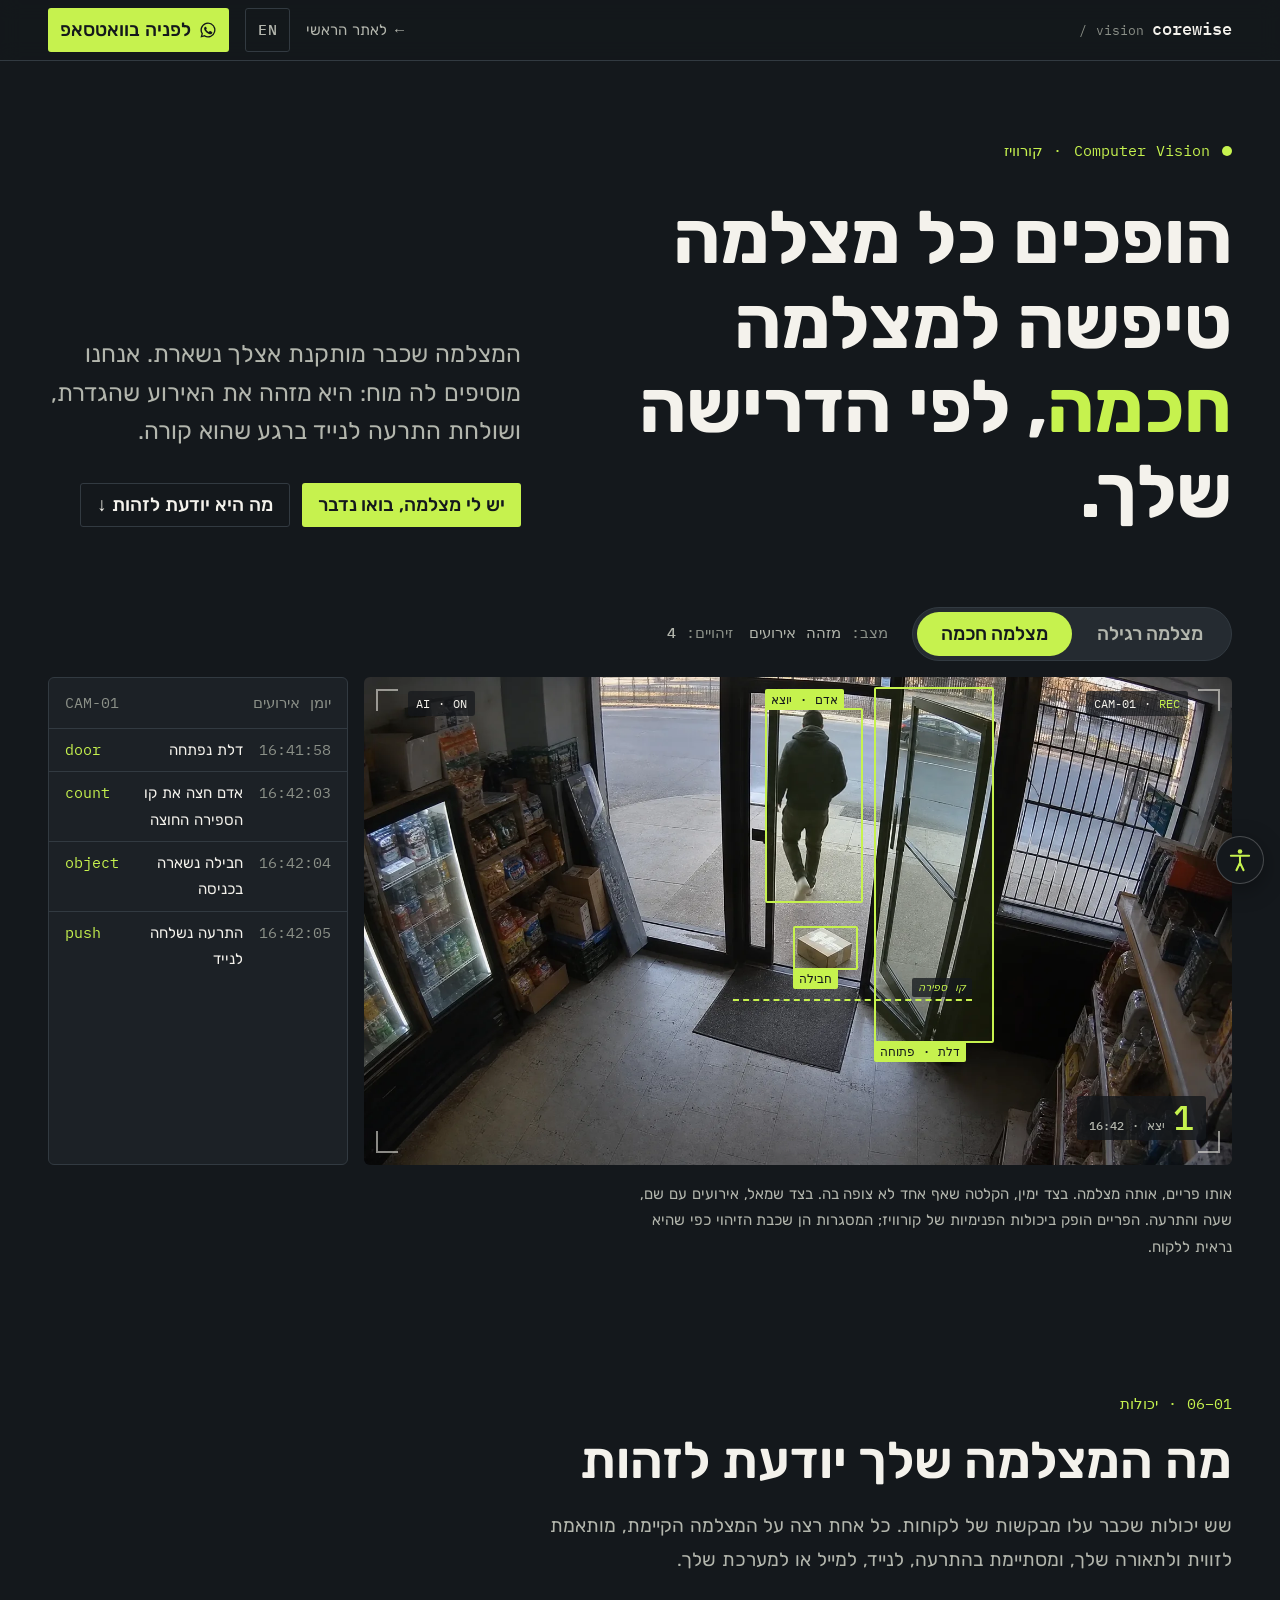
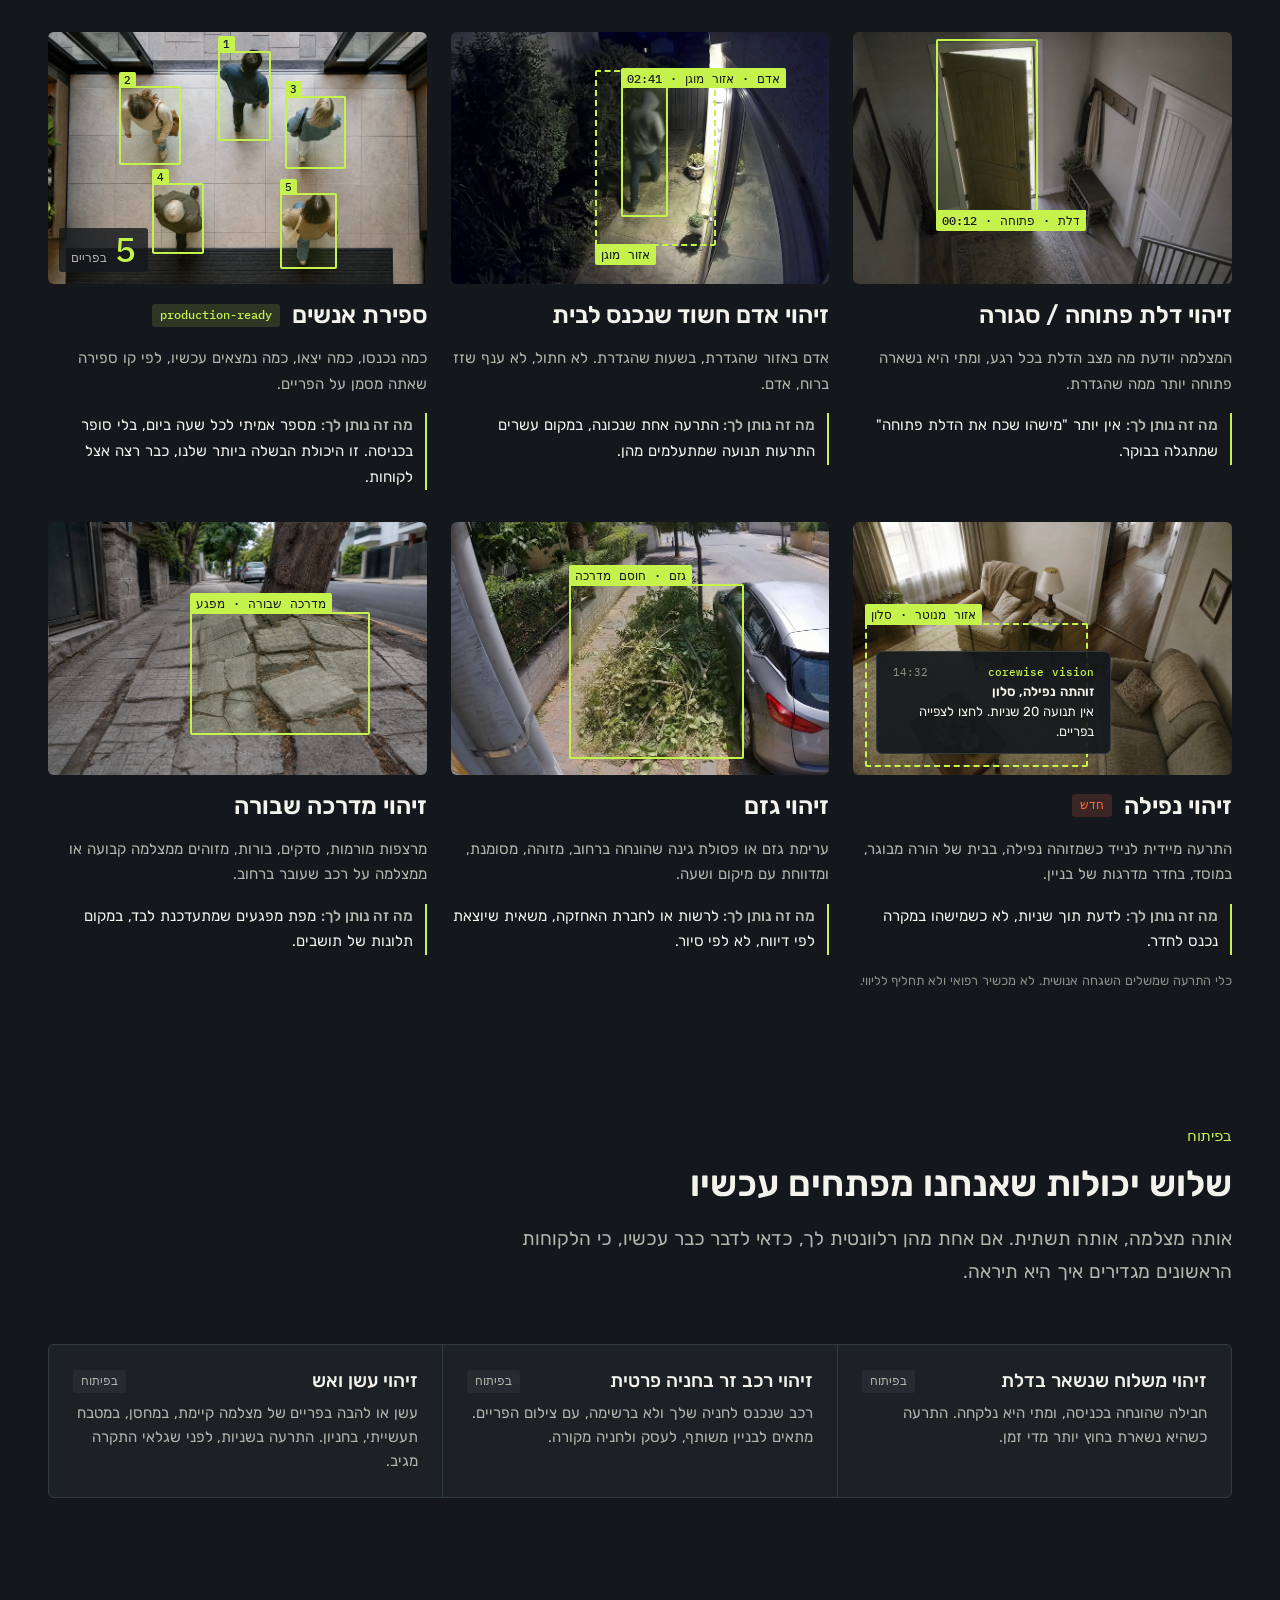
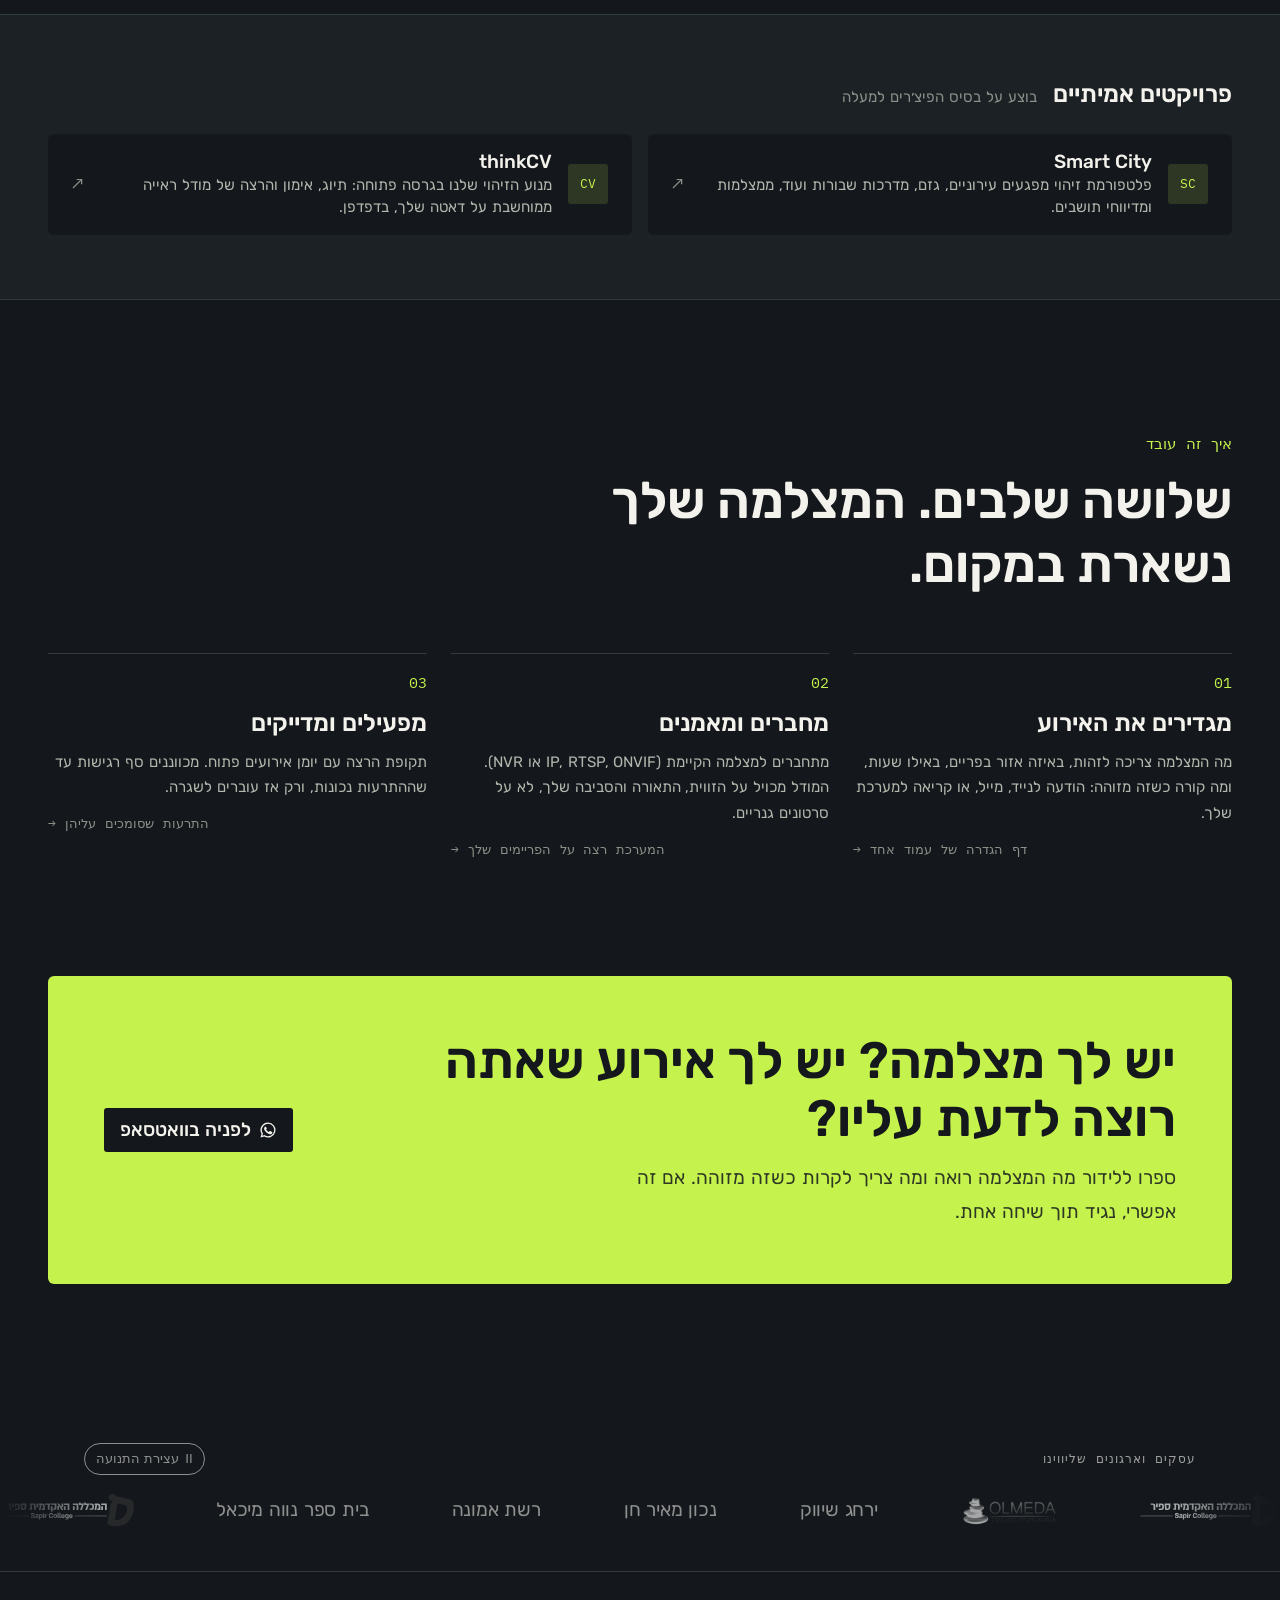
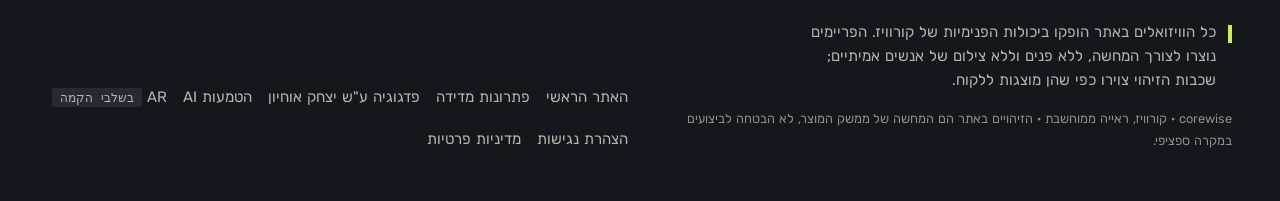
<file: vision/index.html>
<!doctype html>
<html lang="he" dir="rtl">
<head>
<meta charset="utf-8">
<meta name="viewport" content="width=device-width, initial-scale=1">
<title data-en="corewise · Computer Vision, turn any dumb camera into a smart one">קורוויז · ראייה ממוחשבת, הופכים כל מצלמה טיפשה למצלמה חכמה</title>
<meta name="description" data-en-content="corewise computer vision: the camera already on your wall gets a brain, open door, intruder, people counting, fall detection, dumped green waste and broken sidewalk. An alert on your phone the moment the event you defined happens." content="ראייה ממוחשבת של קורוויז: המצלמה הקיימת שלך מקבלת מוח, זיהוי דלת פתוחה, אדם חשוד, ספירת אנשים, זיהוי נפילה, גזם ומדרכה שבורה. התרעה לנייד ברגע שהאירוע שהגדרת קורה.">
<meta property="og:title" data-en-content="corewise · Computer Vision" content="קורוויז · ראייה ממוחשבת">
<meta property="og:description" data-en-content="We turn any dumb camera into a smart one, to your spec." content="הופכים כל מצלמה טיפשה למצלמה חכמה, לפי הדרישה שלך.">
<meta property="og:image" content="img/hero.webp">
<meta name="theme-color" content="#14181c">
<link rel="icon" href="favicon.svg" type="image/svg+xml">
<link rel="preconnect" href="https://fonts.googleapis.com">
<link rel="preconnect" href="https://fonts.gstatic.com" crossorigin>
<link href="https://fonts.googleapis.com/css2?family=IBM+Plex+Mono:wght@400;500&family=Rubik:wght@400;500;600;700&display=swap" rel="stylesheet">
<link rel="preload" as="image" href="img/hero.webp">
<link rel="stylesheet" href="style.css?v=1786962400">
<script src="i18n.js?v=1786962400" defer></script>
<link rel="stylesheet" href="a11y.css?v=1786961200">
<script src="a11y.js?v=1786961200"></script>
<link rel="stylesheet" href="clients.css?v=1787024000">
<script src="clients.js?v=1787024000" defer></script>
<script src="../pixel.js?v=1787900000" defer></script>
</head>
<body>
<noscript><img height="1" width="1" style="display:none" alt=""
src="https://www.facebook.com/tr?id=1063707116175844&ev=PageView&noscript=1"/></noscript>

<a class="cw-skip" href="#main" data-en="Skip to main content">דלג לתוכן הראשי</a>

<a class="skip" href="#features" data-en="Skip to content">דלג לתוכן</a>

<header class="top">
  <div class="wrap">
    <a class="brand" href="./" aria-label="קורוויז, ראייה ממוחשבת" data-en-aria-label="corewise, computer vision">
      <span class="word" dir="ltr">corewise</span>
      <span class="sub" dir="ltr">/ vision</span>
    </a>
    <a class="back" href="https://corewise.co.il" data-en="Main site →">← לאתר הראשי</a>
    <button class="lang" data-lang-toggle type="button" lang="en" dir="ltr">EN</button>
    <a class="btn btn-accent" href="https://wa.me/972507594477?text=%D7%94%D7%99%D7%99%20%D7%9C%D7%99%D7%93%D7%95%D7%A8%2C%20%D7%94%D7%92%D7%A2%D7%AA%D7%99%20%D7%9E%D7%90%D7%AA%D7%A8%20%D7%94%D7%A8%D7%90%D7%99%D7%99%D7%94%20%D7%94%D7%9E%D7%9E%D7%95%D7%97%D7%A9%D7%91%D7%AA.%20%D7%99%D7%A9%20%D7%9C%D7%99%20%D7%9E%D7%A6%D7%9C%D7%9E%D7%94%20%D7%A9%D7%90%D7%A9%D7%9E%D7%97%20%D7%9C%D7%94%D7%A4%D7%95%D7%9A%20%D7%9C%D7%97%D7%9B%D7%9E%D7%94." data-en-href="https://wa.me/972507594477?text=Hi%20Lidor%2C%20I%20came%20from%20the%20computer%20vision%20site.%20I%20have%20a%20camera%20I%27d%20like%20to%20make%20smart." target="_blank" rel="noopener">
      <svg aria-hidden="true" viewBox="0 0 24 24"><path fill="currentColor" d="M12 2a10 10 0 0 0-8.6 15.1L2 22l5-1.3A10 10 0 1 0 12 2Zm0 18.2a8.2 8.2 0 0 1-4.2-1.2l-.3-.2-3 .8.8-2.9-.2-.3A8.2 8.2 0 1 1 12 20.2Zm4.5-6.1c-.2-.1-1.5-.7-1.7-.8s-.4-.1-.6.1-.6.8-.8 1-.3.2-.5.1a6.7 6.7 0 0 1-3.3-2.9c-.3-.4.2-.4.7-1.3.1-.2 0-.3 0-.4l-.8-1.8c-.2-.5-.4-.4-.6-.4h-.5a1 1 0 0 0-.7.3 3 3 0 0 0-.9 2.2 5.2 5.2 0 0 0 1.1 2.8 12 12 0 0 0 4.6 4c1.7.7 2.4.8 3.2.7a2.7 2.7 0 0 0 1.8-1.3 2.2 2.2 0 0 0 .2-1.3c-.1-.1-.3-.2-.5-.3Z"/></svg>
      <span class="lbl" data-en="WhatsApp Lidor">לפניה בוואטסאפ</span>
    </a>
  </div>
</header>

<main id="main" tabindex="-1">

<!-- ============ HERO + SIGNATURE CAMERA ============ -->
<section class="hero" aria-labelledby="hero-title">
  <div class="wrap">
    <div class="hero-head">
      <p class="eyebrow" data-en-html="<span dir=&quot;ltr&quot;>Computer Vision</span> · corewise"><span dir="ltr">Computer Vision</span> · קורוויז</p>
      <h1 id="hero-title" data-en-html="We turn any dumb camera into a <em>smart</em> one, to your spec.">הופכים כל מצלמה טיפשה למצלמה <em>חכמה</em>, לפי הדרישה שלך.</h1>
      <div class="hero-side">
      <p class="lede" data-en="The camera already on your wall stays where it is. We add a brain: it recognises the event you defined, and pushes an alert to your phone the moment it happens.">המצלמה שכבר מותקנת אצלך נשארת. אנחנו מוסיפים לה מוח: היא מזהה את האירוע שהגדרת, ושולחת התרעה לנייד ברגע שהוא קורה.</p>
      <div class="cta-row">
        <a class="btn btn-accent" href="https://wa.me/972507594477?text=%D7%94%D7%99%D7%99%20%D7%9C%D7%99%D7%93%D7%95%D7%A8%2C%20%D7%94%D7%92%D7%A2%D7%AA%D7%99%20%D7%9E%D7%90%D7%AA%D7%A8%20%D7%94%D7%A8%D7%90%D7%99%D7%99%D7%94%20%D7%94%D7%9E%D7%9E%D7%95%D7%97%D7%A9%D7%91%D7%AA.%20%D7%99%D7%A9%20%D7%9C%D7%99%20%D7%9E%D7%A6%D7%9C%D7%9E%D7%94%20%D7%A9%D7%90%D7%A9%D7%9E%D7%97%20%D7%9C%D7%94%D7%A4%D7%95%D7%9A%20%D7%9C%D7%97%D7%9B%D7%9E%D7%94." data-en-href="https://wa.me/972507594477?text=Hi%20Lidor%2C%20I%20came%20from%20the%20computer%20vision%20site.%20I%20have%20a%20camera%20I%27d%20like%20to%20make%20smart." data-en="I have a camera, let’s talk" target="_blank" rel="noopener">יש לי מצלמה, בואו נדבר</a>
        <a class="btn btn-ghost" href="#features" data-en="What it can detect ↓">מה היא יודעת לזהות ↓</a>
      </div>
      </div>
    </div>

    <div class="cam" id="cam" data-mode="dumb">
      <div class="cam-bar">
        <div class="toggle" data-mode="dumb" role="group" aria-label="מצב מצלמה" data-en-aria-label="Camera mode">
          <button type="button" data-set="dumb" aria-pressed="true" data-en="Plain camera">מצלמה רגילה</button>
          <button type="button" data-set="smart" aria-pressed="false" data-en="Smart camera">מצלמה חכמה</button>
        </div>
        <p class="cam-status" aria-live="polite">
          <span><span data-en="Mode:">מצב:</span> <b data-status>מקליטה בלבד</b></span>
          <span><span data-en="Detections:">זיהויים:</span> <b data-count>0</b></span>
        </p>
      </div>

      <div class="frame">
        <img src="img/hero.webp" width="1600" height="900" fetchpriority="high"
             alt="מבט ממצלמת אבטחה בפינת תקרה של חנות שכונתית: דלת זכוכית פתוחה, חבילה על הרצפה בכניסה, אדם יוצא לרחוב כשגבו למצלמה"
             data-en-alt="Ceiling-corner security camera view of a neighbourhood shop: a glass door standing open, a package on the floor by the entrance, a person walking out to the street with their back to the camera">
        <span class="corner c1"></span><span class="corner c2"></span><span class="corner c3"></span><span class="corner c4"></span>
        <span class="chip" dir="ltr">CAM-01 · <span class="on">REC</span></span>
        <span class="chip end" data-chip>RAW</span>
        <div class="det" aria-hidden="true">
          <i class="box low" style="--i:0;--x:58.7%;--y:2.2%;--w:13.8%;--h:73%" data-l="דלת · פתוחה" data-l-en="Door · open"></i>
          <i class="box" style="--i:1;--x:46.2%;--y:6.5%;--w:11.3%;--h:40%" data-l="אדם · יוצא" data-l-en="Person · exiting"></i>
          <i class="box low" style="--i:2;--x:49.4%;--y:51%;--w:7.5%;--h:9%" data-l="חבילה" data-l-en="Package"></i>
          <i class="line" style="--i:3;--x:42.5%;--y:66%;--w:27.5%" data-l="קו ספירה" data-l-en="Count line"></i>
          <span class="count" style="--i:4"><b>1</b><small data-en="out · 16:42">יצא · 16:42</small></span>
        </div>
      </div>

      <div class="log" aria-label="יומן אירועים" data-en-aria-label="Event log">
        <div class="log-head"><span data-en="Event log">יומן אירועים</span><span dir="ltr">CAM-01</span></div>
        <p class="empty" data-en="The camera is recording. Nobody sees what happened until someone scrubs the footage back.">המצלמה מקליטה. אף אחד לא רואה מה קורה עד שמישהו יגלגל את ההקלטה אחורה.</p>
        <ol>
          <li style="--i:0"><span class="t" dir="ltr">16:41:58</span><span data-en="Door opened">דלת נפתחה</span><span class="k">door</span></li>
          <li style="--i:1"><span class="t" dir="ltr">16:42:03</span><span data-en="Person crossed the line, outbound">אדם חצה את קו הספירה החוצה</span><span class="k">count</span></li>
          <li style="--i:2"><span class="t" dir="ltr">16:42:04</span><span data-en="Package left at the door">חבילה נשארה בכניסה</span><span class="k">object</span></li>
          <li style="--i:3"><span class="t" dir="ltr">16:42:05</span><span data-en="Alert pushed to phone">התרעה נשלחה לנייד</span><span class="k">push</span></li>
        </ol>
      </div>

      <p class="cam-caption" data-en="Same frame, same camera. On one side, footage nobody is watching. On the other, events with a name, a timestamp and an alert. The frame was produced with corewise’s in-house tooling; the boxes are the detection layer exactly as the customer sees it.">אותו פריים, אותה מצלמה. בצד ימין, הקלטה שאף אחד לא צופה בה. בצד שמאל, אירועים עם שם, שעה והתרעה. הפריים הופק ביכולות הפנימיות של קורוויז; המסגרות הן שכבת הזיהוי כפי שהיא נראית ללקוח.</p>
    </div>
  </div>
</section>

<!-- ============ FEATURES ============ -->
<section class="features" id="features" aria-labelledby="features-title">
  <div class="wrap">
    <header class="sec-head">
      <p class="kicker" data-en="01–06 · capabilities">01–06 · יכולות</p>
      <h2 id="features-title" data-en="What your camera can recognise">מה המצלמה שלך יודעת לזהות</h2>
      <p data-en="Six capabilities that all started as customer requests. Each one runs on the camera you already own, tuned to your angle and your lighting, and ends in an alert, to a phone, to an inbox, or into your own system.">שש יכולות שכבר עלו מבקשות של לקוחות. כל אחת רצה על המצלמה הקיימת, מותאמת לזווית ולתאורה שלך, ומסתיימת בהתרעה, לנייד, למייל או למערכת שלך.</p>
    </header>

    <div class="grid">

      <article class="feat reveal" id="f-door">
        <div class="frame">
          <img loading="lazy" src="img/door.webp" width="1600" height="1066" alt="מבט ממצלמה ביתית בפינת תקרה על דלת כניסה מעץ שנשארה פתוחה, פס אור נכנס דרך הרווח" data-en-alt="Ceiling-corner home camera view of a wooden front door left open, a strip of light coming through the gap">
          <div class="det" aria-hidden="true">
            <i class="box low" style="--x:21.9%;--y:2.8%;--w:26.9%;--h:68.5%" data-l="דלת · פתוחה · 00:12" data-l-en="Door · open · 00:12"></i>
          </div>
        </div>
        <h3 data-en="Open / closed door detection">זיהוי דלת פתוחה / סגורה</h3>
        <p data-en="The camera knows the state of the door at every moment, and when it has been open longer than you allowed.">המצלמה יודעת מה מצב הדלת בכל רגע, ומתי היא נשארה פתוחה יותר ממה שהגדרת.</p>
        <p class="gives" data-en-html="<b>What you get:</b> No more “someone left the door open” discovered the next morning."><b>מה זה נותן לך:</b> אין יותר "מישהו שכח את הדלת פתוחה" שמתגלה בבוקר.</p>
      </article>

      <article class="feat reveal" id="f-intruder">
        <div class="frame">
          <img loading="lazy" src="img/intruder.webp" width="1600" height="1066" alt="מבט לילי ממצלמת דלת: דמות עם קפוצ׳ון נראית מהגב הולכת לכיוון שער צדדי בגינה, אור מרפסת" data-en-alt="Night view from a door camera: a hooded figure seen from behind walking toward a side gate in the garden, porch light on">
          <div class="det" aria-hidden="true">
            <i class="box" style="--x:45%;--y:21.6%;--w:12.5%;--h:51.6%" data-l="אדם · אזור מוגן · 02:41" data-l-en="Person · in zone · 02:41"></i>
            <i class="box zone low" style="--x:38%;--y:15%;--w:32%;--h:70%" data-l="אזור מוגן" data-l-en="Protected zone"></i>
          </div>
        </div>
        <h3 data-en="Intruder detection around the house">זיהוי אדם חשוד שנכנס לבית</h3>
        <p data-en="A person inside the zone you drew, during the hours you set. Not a cat, not a branch moving in the wind, a person.">אדם באזור שהגדרת, בשעות שהגדרת. לא חתול, לא ענף שזז ברוח, אדם.</p>
        <p class="gives" data-en-html="<b>What you get:</b> One alert that is right, instead of twenty motion alerts nobody reads."><b>מה זה נותן לך:</b> התרעה אחת שנכונה, במקום עשרים התרעות תנועה שמתעלמים מהן.</p>
      </article>

      <article class="feat reveal" id="f-count">
        <div class="frame">
          <img loading="lazy" src="img/count.webp" width="1600" height="1066" alt="מבט אנכי מלמעלה על כניסה לחנות: חמישה אנשים הולכים בכיוונים שונים, נראים רק ראשים וכתפיים" data-en-alt="Overhead view of a shop entrance: five people walking in different directions, only heads and shoulders visible">
          <div class="det" aria-hidden="true">
            <i class="box n" style="--x:45%;--y:7.5%;--w:13.8%;--h:35.6%" data-l="1"></i>
            <i class="box n" style="--x:18.7%;--y:21.6%;--w:16.3%;--h:31%" data-l="2"></i>
            <i class="box n" style="--x:62.5%;--y:25.3%;--w:16.3%;--h:29%" data-l="3"></i>
            <i class="box n" style="--x:27.5%;--y:60%;--w:13.8%;--h:28%" data-l="4"></i>
            <i class="box n" style="--x:61.2%;--y:63.8%;--w:15%;--h:30%" data-l="5"></i>
            <span class="count start"><b>5</b><small data-en="in frame">בפריים</small></span>
          </div>
        </div>
        <h3><span data-en="People counting">ספירת אנשים</span> <span class="tag">production-ready</span></h3>
        <p data-en="How many came in, how many went out, how many are inside right now, along a counting line you draw on the frame.">כמה נכנסו, כמה יצאו, כמה נמצאים עכשיו, לפי קו ספירה שאתה מסמן על הפריים.</p>
        <p class="gives" data-en-html="<b>What you get:</b> A real number for every hour of the day, without anyone counting at the door. This is our most mature capability, already running at customers."><b>מה זה נותן לך:</b> מספר אמיתי לכל שעה ביום, בלי סופר בכניסה. זו היכולת הבשלה ביותר שלנו, כבר רצה אצל לקוחות.</p>
      </article>

      <article class="feat reveal" id="f-fall">
        <div class="frame">
          <img loading="lazy" src="img/fall.webp" width="1600" height="1066" alt="מבט ממצלמה ביתית על סלון שקט ומואר: כורסה, שולחן קטן עם משקפי קריאה, מקל הליכה נשען על הכורסה, שטיח" data-en-alt="Home camera view of a quiet, well-lit living room: an armchair, a small table with reading glasses, a walking stick leaning on the chair, a rug">
          <div class="det" aria-hidden="true">
            <i class="box zone" style="--x:3%;--y:40%;--w:59%;--h:57%" data-l="אזור מנוטר · סלון" data-l-en="Monitored zone · living room"></i>
          </div>
          <div class="alert-card" aria-hidden="true">
            <div class="who"><b>corewise vision</b><span dir="ltr">14:32</span></div>
            <strong data-en="Fall detected, living room">זוהתה נפילה, סלון</strong>
            <span data-en="No movement for 20 seconds. Tap to view the frame.">אין תנועה 20 שניות. לחצו לצפייה בפריים.</span>
          </div>
        </div>
        <h3><span data-en="Fall detection">זיהוי נפילה</span> <span class="tag new" data-en="New">חדש</span></h3>
        <p data-en="An immediate alert to a phone when a fall is detected, in an elderly parent’s home, in a care facility, in a building stairwell.">התרעה מיידית לנייד כשמזוהה נפילה, בבית של הורה מבוגר, במוסד, בחדר מדרגות של בניין.</p>
        <p class="gives" data-en-html="<b>What you get:</b> Knowing within seconds, instead of when someone happens to walk into the room."><b>מה זה נותן לך:</b> לדעת תוך שניות, לא כשמישהו במקרה נכנס לחדר.</p>
        <p class="note" data-en="An alert tool that complements human supervision. Not a medical device and not a substitute for care.">כלי התרעה שמשלים השגחה אנושית. לא מכשיר רפואי ולא תחליף לליווי.</p>
      </article>

      <article class="feat reveal" id="f-pruning">
        <div class="frame">
          <img loading="lazy" src="img/pruning.webp" width="1600" height="1066" alt="מבט ממצלמת עמוד רחוב על מדרכה בשכונת מגורים: ערימת ענפים גזומים ופסולת גינה על שפת המדרכה ליד רכב חונה" data-en-alt="Street-pole camera view of a sidewalk in a residential neighbourhood: a pile of cut branches and garden waste on the kerb next to a parked car">
          <div class="det" aria-hidden="true">
            <i class="box" style="--x:31.2%;--y:24.4%;--w:46.3%;--h:69.4%" data-l="גזם · חוסם מדרכה" data-l-en="Green waste · blocking sidewalk"></i>
          </div>
        </div>
        <h3 data-en="Green-waste detection">זיהוי גזם</h3>
        <p data-en="A pile of cut branches or garden waste dumped on the street, detected, marked, and reported with a location and a time.">ערימת גזם או פסולת גינה שהונחה ברחוב, מזוהה, מסומנת, ומדווחת עם מיקום ושעה.</p>
        <p class="gives" data-en-html="<b>What you get:</b> For a municipality or a maintenance contractor, a truck dispatched on a report, not on a patrol."><b>מה זה נותן לך:</b> לרשות או לחברת האחזקה, משאית שיוצאת לפי דיווח, לא לפי סיור.</p>
      </article>

      <article class="feat reveal" id="f-sidewalk">
        <div class="frame">
          <img loading="lazy" src="img/sidewalk.webp" width="1600" height="1062" alt="מבט מגובה הרחוב על מדרכה עירונית שבורה: מרצפות בטון סדוקות ומורמות על ידי שורש עץ" data-en-alt="Street-level view of a broken city sidewalk: cracked concrete slabs lifted by a tree root">
          <div class="det" aria-hidden="true">
            <i class="box" style="--x:37.5%;--y:35.6%;--w:47.5%;--h:48.8%" data-l="מדרכה שבורה · מפגע" data-l-en="Broken sidewalk · hazard"></i>
          </div>
        </div>
        <h3 data-en="Broken sidewalk detection">זיהוי מדרכה שבורה</h3>
        <p data-en="Lifted slabs, cracks, potholes, detected from a fixed camera or from a camera on a vehicle driving the street.">מרצפות מורמות, סדקים, בורות, מזוהים ממצלמה קבועה או ממצלמה על רכב שעובר ברחוב.</p>
        <p class="gives" data-en-html="<b>What you get:</b> A hazard map that keeps itself current, instead of a queue of resident complaints."><b>מה זה נותן לך:</b> מפת מפגעים שמתעדכנת לבד, במקום תלונות של תושבים.</p>
      </article>

    </div>
  </div>
</section>

<!-- ============ SOON ============ -->
<section class="soon" aria-labelledby="soon-title">
  <div class="wrap">
    <header class="sec-head">
      <p class="kicker" data-en="in development">בפיתוח</p>
      <h2 id="soon-title" style="font-size:var(--step-2)" data-en="Three capabilities we are building right now">שלוש יכולות שאנחנו מפתחים עכשיו</h2>
      <p data-en="Same camera, same infrastructure. If one of them is relevant to you it is worth talking now, the first customers are the ones who decide how it ends up looking.">אותה מצלמה, אותה תשתית. אם אחת מהן רלוונטית לך, כדאי לדבר כבר עכשיו, כי הלקוחות הראשונים מגדירים איך היא תיראה.</p>
    </header>
    <div class="soon-list">
      <div class="soon-item">
        <div class="row"><h3 data-en="Delivery left at the door">זיהוי משלוח שנשאר בדלת</h3><span class="tag soft" data-en="in dev">בפיתוח</span></div>
        <p data-en="A package dropped at the entrance, and when it was picked up. An alert when it stays outside too long.">חבילה שהונחה בכניסה, ומתי היא נלקחה. התרעה כשהיא נשארת בחוץ יותר מדי זמן.</p>
      </div>
      <div class="soon-item">
        <div class="row"><h3 data-en="Unknown vehicle in a private space">זיהוי רכב זר בחניה פרטית</h3><span class="tag soft" data-en="in dev">בפיתוח</span></div>
        <p data-en="A vehicle that pulls into your space and is not on the list, with the frame attached. Fits an apartment building, a business, and a covered garage.">רכב שנכנס לחניה שלך ולא ברשימה, עם צילום הפריים. מתאים לבניין משותף, לעסק ולחניה מקורה.</p>
      </div>
      <div class="soon-item">
        <div class="row"><h3 data-en="Smoke and fire detection">זיהוי עשן ואש</h3><span class="tag soft" data-en="in dev">בפיתוח</span></div>
        <p data-en="Smoke or flame in the frame of an existing camera, in a warehouse, an industrial kitchen, a car park. An alert in seconds, before the ceiling detector reacts.">עשן או להבה בפריים של מצלמה קיימת, במחסן, במטבח תעשייתי, בחניון. התרעה בשניות, לפני שגלאי התקרה מגיב.</p>
      </div>
    </div>
  </div>
</section>

<!-- ============ PROOF ============ -->
<section class="proof" aria-labelledby="proof-title">
  <div class="wrap">
    <div class="proof-head">
      <h2 id="proof-title" data-en="Real projects">פרויקטים אמיתיים</h2>
      <span data-en="built on the capabilities above">בוצע על בסיס הפיצ׳רים למעלה</span>
    </div>
    <div class="proof-list">
      <a class="proof-item" href="https://ariel198989.github.io/smart-city" target="_blank" rel="noopener">
        <span class="mark" dir="ltr">SC</span>
        <span>
          <h3>Smart City</h3>
          <p data-en="A platform for detecting urban hazards, green waste, broken sidewalks and more, from street cameras and from resident reports.">פלטפורמת זיהוי מפגעים עירוניים, גזם, מדרכות שבורות ועוד, ממצלמות ומדיווחי תושבים.</p>
        </span>
        <span class="arrow" dir="ltr">↗</span>
      </a>
      <a class="proof-item" href="https://ariel198989.github.io/thinkcv-hakaton" target="_blank" rel="noopener">
        <span class="mark" dir="ltr">CV</span>
        <span>
          <h3>thinkCV</h3>
          <p data-en="Our detection engine in an open version: label, train and run a computer vision model on your own data, in the browser.">מנוע הזיהוי שלנו בגרסה פתוחה: תיוג, אימון והרצה של מודל ראייה ממוחשבת על דאטה שלך, בדפדפן.</p>
        </span>
        <span class="arrow" dir="ltr">↗</span>
      </a>
    </div>
  </div>
</section>

<!-- ============ HOW ============ -->
<section class="how" id="how" aria-labelledby="how-title">
  <div class="wrap">
    <header class="sec-head">
      <p class="kicker" data-en="how it works">איך זה עובד</p>
      <h2 id="how-title" data-en="Three steps. Your camera stays where it is.">שלושה שלבים. המצלמה שלך נשארת במקום.</h2>
    </header>
    <div class="steps">
      <div class="step">
        <p class="n">01</p>
        <h3 data-en="Define the event">מגדירים את האירוע</h3>
        <p data-en="What the camera has to detect, in which part of the frame, during which hours, and what happens when it fires: a push to a phone, an email, or a call into your own system.">מה המצלמה צריכה לזהות, באיזה אזור בפריים, באילו שעות, ומה קורה כשזה מזוהה: הודעה לנייד, מייל, או קריאה למערכת שלך.</p>
        <p class="out" dir="ltr" data-en="→ a one-page spec">→ דף הגדרה של עמוד אחד</p>
      </div>
      <div class="step">
        <p class="n">02</p>
        <h3 data-en="Connect and train">מחברים ומאמנים</h3>
        <p data-en="We connect to the camera you already have (IP, RTSP, ONVIF or NVR). The model is calibrated on your angle, your lighting and your environment, not on generic footage.">מתחברים למצלמה הקיימת (IP, RTSP, ONVIF או NVR). המודל מכויל על הזווית, התאורה והסביבה שלך, לא על סרטונים גנריים.</p>
        <p class="out" dir="ltr" data-en="→ the system runs on your own frames">→ המערכת רצה על הפריימים שלך</p>
      </div>
      <div class="step">
        <p class="n">03</p>
        <h3 data-en="Go live and tune">מפעילים ומדייקים</h3>
        <p data-en="A trial period with the event log open. We tune the sensitivity threshold until the alerts are right, and only then move to routine.">תקופת הרצה עם יומן אירועים פתוח. מכווננים סף רגישות עד שההתרעות נכונות, ורק אז עוברים לשגרה.</p>
        <p class="out" dir="ltr" data-en="→ alerts you can trust">→ התרעות שסומכים עליהן</p>
      </div>
    </div>
  </div>
</section>

<!-- ============ CTA ============ -->
<section class="cta" aria-labelledby="cta-title">
  <div class="wrap">
    <div class="cta-box">
      <div>
        <h2 id="cta-title" data-en="Got a camera? Got an event you want to know about?">יש לך מצלמה? יש לך אירוע שאתה רוצה לדעת עליו?</h2>
        <p data-en="Tell Lidor what the camera sees and what should happen when it is detected. If it can be done, you will know inside one call.">ספרו ללידור מה המצלמה רואה ומה צריך לקרות כשזה מזוהה. אם זה אפשרי, נגיד תוך שיחה אחת.</p>
      </div>
      <a class="btn" href="https://wa.me/972507594477?text=%D7%94%D7%99%D7%99%20%D7%9C%D7%99%D7%93%D7%95%D7%A8%2C%20%D7%94%D7%92%D7%A2%D7%AA%D7%99%20%D7%9E%D7%90%D7%AA%D7%A8%20%D7%94%D7%A8%D7%90%D7%99%D7%99%D7%94%20%D7%94%D7%9E%D7%9E%D7%95%D7%97%D7%A9%D7%91%D7%AA.%20%D7%99%D7%A9%20%D7%9C%D7%99%20%D7%9E%D7%A6%D7%9C%D7%9E%D7%94%20%D7%A9%D7%90%D7%A9%D7%9E%D7%97%20%D7%9C%D7%94%D7%A4%D7%95%D7%9A%20%D7%9C%D7%97%D7%9B%D7%9E%D7%94." data-en-href="https://wa.me/972507594477?text=Hi%20Lidor%2C%20I%20came%20from%20the%20computer%20vision%20site.%20I%20have%20a%20camera%20I%27d%20like%20to%20make%20smart." target="_blank" rel="noopener">
        <svg aria-hidden="true" viewBox="0 0 24 24"><path fill="currentColor" d="M12 2a10 10 0 0 0-8.6 15.1L2 22l5-1.3A10 10 0 1 0 12 2Zm0 18.2a8.2 8.2 0 0 1-4.2-1.2l-.3-.2-3 .8.8-2.9-.2-.3A8.2 8.2 0 1 1 12 20.2Zm4.5-6.1c-.2-.1-1.5-.7-1.7-.8s-.4-.1-.6.1-.6.8-.8 1-.3.2-.5.1a6.7 6.7 0 0 1-3.3-2.9c-.3-.4.2-.4.7-1.3.1-.2 0-.3 0-.4l-.8-1.8c-.2-.5-.4-.4-.6-.4h-.5a1 1 0 0 0-.7.3 3 3 0 0 0-.9 2.2 5.2 5.2 0 0 0 1.1 2.8 12 12 0 0 0 4.6 4c1.7.7 2.4.8 3.2.7a2.7 2.7 0 0 0 1.8-1.3 2.2 2.2 0 0 0 .2-1.3c-.1-.1-.3-.2-.5-.3Z"/></svg>
        <span data-en="WhatsApp Lidor">לפניה בוואטסאפ</span>
      </a>
    </div>
  </div>
</section>

</main>
<section data-cw-clients data-theme="dark" data-base="../" aria-label="לקוחות" data-en-aria-label="Clients"></section>


<footer>
  <div class="wrap">
    <div>
      <p class="visuals" data-en="Every visual on this site was produced with corewise’s own tooling. The frames were made for illustration, no faces and no photographs of real people; the detection layers are drawn exactly as the customer sees them.">כל הוויזואלים באתר הופקו ביכולות הפנימיות של קורוויז. הפריימים נוצרו לצורך המחשה, ללא פנים וללא צילום של אנשים אמיתיים; שכבות הזיהוי צוירו כפי שהן מוצגות ללקוח.</p>
      <p class="fine" style="margin-block-start:var(--space-4)" data-en-html="<span dir=&quot;ltr&quot;>corewise</span> · Computer Vision · The detections shown here illustrate the product interface. They are not a performance guarantee for any specific case."><span dir="ltr">corewise</span> · קורוויז, ראייה ממוחשבת · הזיהויים באתר הם המחשה של ממשק המוצר, לא הבטחה לביצועים במקרה ספציפי.</p>
    </div>
    <nav class="links" aria-label="מחלקות קורוויז" data-en-aria-label="corewise departments">
      <a href="https://corewise.co.il" data-en="Main site">האתר הראשי</a>
      <a href="../measure/" data-en-href="../measure/?lang=en" data-en="Measurement">פתרונות מדידה</a>
      <a href="../pedagogy/" data-en-href="../pedagogy/?lang=en" data-en="Yitzhak Ohayon Pedagogy">פדגוגיה ע"ש יצחק אוחיון</a>
      <a href="../ai/" data-en-href="../ai/?lang=en" data-en="AI implementation">הטמעות AI</a>
      <a href="../ar/" data-en-href="../ar/?lang=en">AR <span class="tag soft" data-en="in build">בשלבי הקמה</span></a>
      <a href="/negishut/" data-en="Accessibility statement">הצהרת נגישות</a>
      <a href="/privacy/" data-en="Privacy policy">מדיניות פרטיות</a>
    </nav>
  </div>
</footer>

<script src="app.js?v=1786962400" defer></script>
</body>
</html>
</file>
<file: a11y.css>
/* Corewise accessibility preferences, presentation layer.
   Shared verbatim by the hall and by every department site; copy, do not fork.
   Every rule here is driven by a class that a11y.js puts on <html>, and by
   nothing else. Read a11y.js first for why that separation is strict. */

/* ---------- skip link ----------
   Written in HTML on every page rather than injected, so it still works with
   JavaScript off, which is exactly the case where a visitor most needs it.
   inset-inline-start, not left: in Hebrew the page is RTL and a physical
   left throws the link to the wrong edge when it takes focus. */
.cw-skip {
  position: absolute;
  inset-block-start: -100vh;
  inset-inline-start: 1rem;
  z-index: 10000;
  padding: .7rem 1.2rem;
  border-radius: 0 0 10px 10px;
  background: #0e1216;
  color: #fff;
  font: 600 1rem/1.2 Rubik, system-ui, sans-serif;
  text-decoration: none;
}
.cw-skip:focus {
  inset-block-start: 0;
  outline: 3px solid #C6F24E;
  outline-offset: 2px;
}

/* ---------- text alternative to the 3D campus (hall only) ----------
   Clipped rather than display:none, because display:none would take it out of
   the accessibility tree and defeat the entire point: a screen reader has to
   find this, a sighted mouse user never needs to. It unfolds into a real
   panel the moment anything inside it takes focus. */
.cw-alt {
  position: absolute;
  width: 1px; height: 1px;
  margin: -1px; padding: 0; overflow: hidden;
  clip: rect(0 0 0 0); clip-path: inset(50%); white-space: nowrap;
}
.cw-alt:focus-within, .cw-alt:focus {
  position: fixed;
  inset-block-start: 0; inset-inline-start: 0;
  width: min(30rem, 100vw); height: auto;
  max-height: 100vh; overflow-y: auto;
  margin: 0; padding: 1.5rem 1.75rem;
  clip: auto; clip-path: none; white-space: normal;
  z-index: 10001;
  background: #0e1216; color: #eef2f4;
  font: 400 1rem/1.7 Rubik, system-ui, sans-serif;
  box-shadow: 0 20px 60px rgba(0,0,0,.6);
}
.cw-alt h1 { margin: 0 0 .5rem; font-size: 1.5rem; }
.cw-alt p { margin: 0 0 1rem; opacity: .8; font-size: .95rem; }
.cw-alt ul { margin: 0; padding-inline-start: 1.2rem; }
.cw-alt li { margin-block-end: .45rem; }
.cw-alt a { color: #C6F24E; }

/* A focus ring that is actually visible, everywhere, at AA contrast against
   both the light and the dark sites. Browsers hide the default ring on click;
   :focus-visible puts it back only for keyboard users, which is who needs it. */
:focus-visible {
  outline: 3px solid #C6F24E;
  outline-offset: 2px;
}
html.a11y-contrast-high :focus-visible { outline-color: #ff0; }

/* ---------- trigger ---------- */
.cw-a11y-trigger {
  position: fixed;
  inset-block-end: max(1rem, env(safe-area-inset-bottom));
  /* physical right, not inset-inline-start: the hall pins its own assistant
     launcher to physical left in both languages, and a logical property would
     swing this button straight onto it the moment the visitor picks English */
  right: max(1rem, env(safe-area-inset-right));
  z-index: 9997;
  width: 48px; height: 48px;
  display: grid; place-items: center;
  padding: 0;
  border: 1px solid rgba(255,255,255,.22);
  border-radius: 50%;
  background: #14181c;
  color: #C6F24E;
  cursor: pointer;
  box-shadow: 0 6px 22px rgba(0,0,0,.34);
  transition: transform .18s ease, background .18s ease;
}
.cw-a11y-trigger:hover { transform: scale(1.07); background: #1b2126; }
.cw-a11y-trigger svg {
  width: 26px; height: 26px;
  fill: none; stroke: currentColor;
  stroke-width: 1.9; stroke-linecap: round; stroke-linejoin: round;
}
.cw-a11y-trigger svg circle { fill: currentColor; stroke: none; }

/* ---------- panel ---------- */
.cw-a11y-panel {
  position: fixed;
  inset-block-end: calc(max(1rem, env(safe-area-inset-bottom)) + 60px);
  right: max(1rem, env(safe-area-inset-right));
  z-index: 9998;
  width: min(23rem, calc(100vw - 2rem));
  max-height: min(34rem, calc(100vh - 6rem));
  overflow-y: auto;
  padding: 1.1rem;
  border: 1px solid rgba(255,255,255,.16);
  border-radius: 16px;
  background: #11161a;
  color: #eef2f4;
  font-family: Rubik, system-ui, sans-serif;
  box-shadow: 0 18px 54px rgba(0,0,0,.5);
}
/* [hidden] is only display:none at user-agent strength, so any display
   declaration of our own would quietly outrank it. */
.cw-a11y-panel[hidden] { display: none; }

.cw-a11y-head { display: flex; align-items: center; justify-content: space-between; gap: .5rem; margin-block-end: .9rem; }
.cw-a11y-head h2 { margin: 0; font-size: 1.05rem; font-weight: 700; color: #fff; }
.cw-a11y-x {
  width: 32px; height: 32px; flex: none;
  border: 1px solid rgba(255,255,255,.2); border-radius: 8px;
  background: transparent; color: #eef2f4; font-size: .9rem; cursor: pointer;
}
.cw-a11y-x:hover { background: rgba(255,255,255,.09); }

.cw-a11y-grid { display: grid; grid-template-columns: repeat(3, 1fr); gap: .5rem; }
.cw-a11y-card {
  display: grid; gap: .18rem; place-items: center;
  min-height: 84px; padding: .55rem .3rem;
  border: 1px solid rgba(255,255,255,.15); border-radius: 12px;
  background: rgba(255,255,255,.045);
  color: #eef2f4; font: inherit; text-align: center; cursor: pointer;
  transition: background .15s ease, border-color .15s ease;
}
.cw-a11y-card:hover { background: rgba(255,255,255,.1); }
.cw-a11y-card.is-on { border-color: #C6F24E; background: rgba(198,242,78,.15); }
.cw-a11y-ico { font-size: 1.15rem; line-height: 1; color: #C6F24E; }
.cw-a11y-lbl { font-size: .72rem; font-weight: 500; line-height: 1.25; }
.cw-a11y-val { font-size: .66rem; opacity: .68; }

.cw-a11y-reset {
  width: 100%; margin-block-start: .7rem; padding: .6rem;
  border: 1px solid rgba(255,255,255,.2); border-radius: 10px;
  background: transparent; color: #eef2f4;
  font: 600 .82rem Rubik, system-ui, sans-serif; cursor: pointer;
}
.cw-a11y-reset:hover { background: rgba(255,255,255,.09); }
.cw-a11y-note, .cw-a11y-hint { margin: .6rem 0 0; font-size: .68rem; line-height: 1.5; opacity: .62; }
.cw-a11y-link { display: inline-block; margin-block-start: .5rem; color: #C6F24E; font-size: .78rem; }

/* visually hidden, still announced */
.cw-a11y-live {
  position: absolute; width: 1px; height: 1px;
  margin: -1px; padding: 0; overflow: hidden;
  clip: rect(0 0 0 0); clip-path: inset(50%); white-space: nowrap;
}

@media (max-width: 480px) {
  .cw-a11y-panel { width: calc(100vw - 1.5rem); right: .75rem; }
  .cw-a11y-card { min-height: 78px; }
}

/* ===================================================================
   The preference classes themselves.
   =================================================================== */

/* --- highlight links --- */
html.a11y-links a:not(.cw-a11y-trigger):not(.cw-skip) {
  text-decoration: underline !important;
  text-underline-offset: 3px !important;
  outline: 1px dashed currentColor;
  outline-offset: 2px;
}

/* --- contrast ---
   A filter on the ROOT element is the one place it is safe: per the Filter
   Effects spec the root is exempt from the rule that a filter creates a
   containing block for fixed-position descendants. Put this same filter on
   body instead and every position:fixed element on the site, including the
   hall's own overlays, silently reanchors. */
html.a11y-contrast-invert { filter: invert(1) hue-rotate(180deg); background: #fff; }
html.a11y-contrast-mono { filter: grayscale(1) contrast(1.12); }

/* Media should not be inverted twice; flip it back so photographs and video
   stay recognisable while the interface around them inverts. */
html.a11y-contrast-invert img,
html.a11y-contrast-invert video,
html.a11y-contrast-invert canvas,
html.a11y-contrast-invert svg image,
html.a11y-contrast-invert [style*="background-image"] {
  filter: invert(1) hue-rotate(180deg);
}

html.a11y-contrast-high body,
html.a11y-contrast-high body * {
  background-color: #000 !important;
  background-image: none !important;
  color: #fff !important;
  border-color: #fff !important;
  text-shadow: none !important;
}
html.a11y-contrast-high a, html.a11y-contrast-high a * { color: #ff0 !important; text-decoration: underline !important; }
html.a11y-contrast-high button, html.a11y-contrast-high [role="button"] { border: 2px solid #fff !important; }
html.a11y-contrast-high img, html.a11y-contrast-high video { filter: contrast(1.15); }

/* The widget has to survive whatever the visitor just did to the page, or
   they cannot reach the control that turns it off again. */
html.a11y-contrast-invert #cw-a11y-panel,
html.a11y-contrast-invert #cw-a11y-trigger,
html.a11y-contrast-mono #cw-a11y-panel,
html.a11y-contrast-mono #cw-a11y-trigger {
  filter: invert(1) hue-rotate(180deg);
}
html.a11y-contrast-high #cw-a11y-panel,
html.a11y-contrast-high #cw-a11y-panel * {
  background-color: #000 !important;
  color: #fff !important;
  border-color: #fff !important;
}
html.a11y-contrast-high .cw-a11y-card.is-on { outline: 2px solid #ff0 !important; }

/* --- text size ---
   The sites size their type in rem, so moving the root moves everything that
   matters. Anything locked to px or vw stays put, which is the honest
   trade-off of scaling rather than zooming. */
html.a11y-text-115 { font-size: 115%; }
html.a11y-text-130 { font-size: 130%; }
html.a11y-text-150 { font-size: 150%; }
/* the widget is a fixed instrument, not page content: keep it usable */
html[class*="a11y-text-"] #cw-a11y-panel,
html[class*="a11y-text-"] #cw-a11y-trigger { font-size: 16px; }

/* --- line spacing --- */
html.a11y-lines-16 body :is(p, li, dd, dt, blockquote, figcaption, td, th) { line-height: 1.6 !important; }
html.a11y-lines-20 body :is(p, li, dd, dt, blockquote, figcaption, td, th) { line-height: 2 !important; }

/* --- readable font ---
   An OS stack only. Shipping a webfont here would re-flow the page under a
   visitor who asked for nothing but legibility. */
html.a11y-font-readable body,
html.a11y-font-readable body :not(code):not(pre):not(kbd) {
  font-family: Arial, "Segoe UI", Tahoma, "Noto Sans Hebrew", sans-serif !important;
  letter-spacing: .01em;
}

/* --- highlight headings --- */
html.a11y-headings body :is(h1, h2, h3, h4, h5, h6) {
  outline: 2px solid #C6F24E;
  outline-offset: 3px;
  background: rgba(198,242,78,.14);
}

/* --- cursor --- */
html.a11y-cursor-black, html.a11y-cursor-black * {
  cursor: url("data:image/svg+xml,%3Csvg xmlns='http://www.w3.org/2000/svg' width='32' height='32' viewBox='0 0 32 32'%3E%3Cpath d='M6 2l18 13-8 1.4 4.6 9.2-3.6 1.8L12.4 18 6 24z' fill='%23000' stroke='%23fff' stroke-width='1.4'/%3E%3C/svg%3E") 4 2, auto !important;
}
html.a11y-cursor-big, html.a11y-cursor-big * {
  cursor: url("data:image/svg+xml,%3Csvg xmlns='http://www.w3.org/2000/svg' width='56' height='56' viewBox='0 0 32 32'%3E%3Cpath d='M6 2l18 13-8 1.4 4.6 9.2-3.6 1.8L12.4 18 6 24z' fill='%23fff' stroke='%23000' stroke-width='1.4'/%3E%3C/svg%3E") 7 3, auto !important;
}
html.a11y-cursor-big.a11y-cursor-black, html.a11y-cursor-big.a11y-cursor-black * {
  cursor: url("data:image/svg+xml,%3Csvg xmlns='http://www.w3.org/2000/svg' width='56' height='56' viewBox='0 0 32 32'%3E%3Cpath d='M6 2l18 13-8 1.4 4.6 9.2-3.6 1.8L12.4 18 6 24z' fill='%23000' stroke='%23fff' stroke-width='1.4'/%3E%3C/svg%3E") 7 3, auto !important;
}

/* --- stop animations --- */
html.a11y-reduce-motion *,
html.a11y-reduce-motion *::before,
html.a11y-reduce-motion *::after {
  animation-duration: .001ms !important;
  animation-iteration-count: 1 !important;
  transition-duration: .001ms !important;
  scroll-behavior: auto !important;
}

/* The visitor asked the operating system for less motion. Honour it without
   waiting to be asked twice, and without overriding a deliberate opt-in. */
@media (prefers-reduced-motion: reduce) {
  html:not(.a11y-motion-ok) *,
  html:not(.a11y-motion-ok) *::before,
  html:not(.a11y-motion-ok) *::after {
    animation-duration: .001ms !important;
    animation-iteration-count: 1 !important;
    transition-duration: .001ms !important;
  }
}

/* --- print ---
   None of this follows the visitor onto paper. --- */
@media print {
  .cw-a11y-trigger, .cw-a11y-panel, .cw-skip { display: none !important; }
  html[class*="a11y-"] { filter: none !important; font-size: 100% !important; }
  html[class*="a11y-"] body, html[class*="a11y-"] body * {
    background: #fff !important; color: #000 !important;
  }
}
</file>
<file: clients.css>
/* Corewise client strip, the moving logo bar.
   Shared verbatim by every site that shows it; copy, do not fork.

   Two things drive the design.

   First, WCAG 2.2.2: content that moves automatically for more than five
   seconds needs a way to stop it. We publish an accessibility statement, so
   this is not optional here. The strip therefore ships a real pause button,
   pauses on hover and on keyboard focus, and honours both the visitor's
   operating-system reduced-motion setting and the a11y-reduce-motion class
   our own widget sets.

   Second, a logo strip that renders logos at whatever size their files
   happen to be looks like a ransom note. Every logo is normalised to the
   same optical height and desaturated at rest, so the row reads as one line
   of text rather than a pile of brands, and colour returns on hover. */

.cw-clients {
  --h: 34px;                 /* optical logo height, the whole thing keys off this */
  --gap: clamp(2.5rem, 6vw, 5rem);
  --speed: 42s;
  position: relative;
  padding-block: clamp(1.75rem, 4vw, 2.75rem);
  overflow: hidden;
}

.cw-clients__head {
  display: flex;
  align-items: center;
  justify-content: space-between;
  gap: 1rem;
  max-width: 72rem;
  margin-inline: auto;
  margin-block-end: 1.1rem;
  padding-inline: 1.25rem;
}

.cw-clients__title {
  margin: 0;
  font: 500 .78rem/1.4 var(--font-mono, "IBM Plex Mono", ui-monospace, monospace);
  letter-spacing: .08em;
  text-transform: uppercase;
  opacity: .62;
}

.cw-clients__pause {
  flex: none;
  display: inline-flex;
  align-items: center;
  gap: .4rem;
  min-height: 32px;
  padding: .3rem .7rem;
  border: 1px solid currentColor;
  border-radius: 999px;
  background: transparent;
  color: inherit;
  font: 500 .72rem/1 inherit;
  opacity: .55;
  cursor: pointer;
  transition: opacity .15s ease;
}
.cw-clients__pause:hover, .cw-clients__pause:focus-visible { opacity: 1; }
.cw-clients__pause i { font-style: normal; }

/* The viewport. The mask fades both ends so logos enter and leave instead of
   being guillotined at the edge. */
.cw-clients__view {
  position: relative;
  display: flex;
  overflow: hidden;
  -webkit-mask-image: linear-gradient(90deg, transparent, #000 8%, #000 92%, transparent);
          mask-image: linear-gradient(90deg, transparent, #000 8%, #000 92%, transparent);
}

/* Two identical tracks sit side by side and both translate by exactly one
   track width, so the seam lands where the first logo already is. Any other
   arrangement produces a visible jump once per loop. */
.cw-clients__track {
  display: flex;
  align-items: center;
  gap: var(--gap);
  padding-inline-end: var(--gap);
  flex: 0 0 auto;
  animation: cw-clients-roll var(--speed) linear infinite;
  will-change: transform;
}

@keyframes cw-clients-roll {
  from { transform: translate3d(0, 0, 0); }
  to   { transform: translate3d(-100%, 0, 0); }
}

/* direction: the strip always travels the same visual way, whatever the
   document direction, so an RTL page does not reverse the reading rhythm */
[dir="rtl"] .cw-clients__track { animation-name: cw-clients-roll-rtl; }
@keyframes cw-clients-roll-rtl {
  from { transform: translate3d(0, 0, 0); }
  to   { transform: translate3d(100%, 0, 0); }
}

.cw-clients__view:hover .cw-clients__track,
.cw-clients__view:focus-within .cw-clients__track,
.cw-clients.is-paused .cw-clients__track { animation-play-state: paused; }

/* ---------- an item ---------- */
.cw-clients__item {
  flex: 0 0 auto;
  display: grid;
  place-items: center;
  height: var(--h);
  text-decoration: none;
  color: inherit;
}

.cw-clients__item img {
  height: var(--h);
  width: auto;
  max-width: 190px;
  object-fit: contain;
  filter: grayscale(1);
  opacity: .62;
  transition: filter .25s ease, opacity .25s ease;
}
.cw-clients__item:hover img,
.cw-clients__item:focus-visible img { filter: grayscale(0); opacity: 1; }

/* A wordmark for a client with no logo file. It is deliberately not styled to
   imitate a logo: it is set in the page's own type, so it reads as a name we
   typed rather than a brand asset we invented. */
.cw-clients__word {
  display: grid;
  place-items: center;
  height: var(--h);
  padding-inline: .2rem;
  font: 600 clamp(.95rem, 2.2vw, 1.15rem)/1 inherit;
  letter-spacing: -.01em;
  white-space: nowrap;
  opacity: .55;
  transition: opacity .25s ease;
}
.cw-clients__item:hover .cw-clients__word,
.cw-clients__item:focus-visible .cw-clients__word { opacity: 1; }

/* On a dark surface a dark logo disappears. Invert the raster logos there and
   let the SVG take currentColor. */
.cw-clients.is-dark .cw-clients__item img { filter: grayscale(1) invert(1) brightness(1.6); }
.cw-clients.is-dark .cw-clients__item:hover img { filter: none; }

/* ---------- motion off ----------
   Both switches: the visitor's OS setting, and our own widget's class. When
   motion is off the strip stops being a marquee and becomes a wrapped row,
   which is the honest static equivalent rather than a frozen half-cut line. */
@media (prefers-reduced-motion: reduce) {
  .cw-clients__track { animation: none; }
  .cw-clients__view { -webkit-mask-image: none; mask-image: none; overflow: visible; }
  .cw-clients__track:nth-child(2) { display: none; }
  .cw-clients__track { flex-wrap: wrap; justify-content: center; row-gap: 1.5rem; }
  .cw-clients__pause { display: none; }
}
html.a11y-reduce-motion .cw-clients__track { animation: none; }
html.a11y-reduce-motion .cw-clients__view { -webkit-mask-image: none; mask-image: none; overflow: visible; }
html.a11y-reduce-motion .cw-clients__track:nth-child(2) { display: none; }
html.a11y-reduce-motion .cw-clients__track { flex-wrap: wrap; justify-content: center; row-gap: 1.5rem; }
html.a11y-reduce-motion .cw-clients__pause { display: none; }

@media print {
  .cw-clients__track { animation: none; }
  .cw-clients__track:nth-child(2) { display: none; }
  .cw-clients__pause { display: none; }
}
</file>
<file: home.css>
/* DIRECTION: warm paper, image-led, one dark room.
 *
 * The page was near-black end to end, which made six departments of genuinely
 * colourful work read as one grey slab. The references that solve this problem
 * — Anthropic, Clay, Retool — all do the same thing: a light warm ground for
 * reading, and colour supplied by real photography rather than by UI chrome.
 * Anthropic in particular earns its one dark block by having everything around
 * it be paper. That is the move here: the campus is the dark room, and it
 * lands because nothing else on the page competes with it.
 *
 * ONE MEMORABLE THING: every department arrives as a full-width photograph of
 * the actual work — a LiDAR scan on a staircase, a wired workbench — so
 * the answer to "what do you do" is seen before it is read.
 *
 * COLOUR: the hall's own three. Olive #6E9B0E, burnt orange #B4530A, green
 * #26D07C, with lime #C6F24E as the signal. Nothing invented. On paper they
 * are darkened per hue to clear 4.5:1 and used at full strength as fills.
 *
 * MOTION PERSONALITY: mathematical (expo-out, no bounce, out faster than in). */

:root {
  color-scheme: light;

  /* warm paper, not white: a flat white page under Hebrew at this size
     glares, and the campus photography sits better on a warm ground */
  --paper:     #F6F3EB;
  --paper-2:   #FFFDF7;
  --paper-3:   #EFEBE1;
  --ink:       #14120E;
  --ink-2:     #56524A;   /* 7.4:1 on --paper */
  --ink-3:     #6E6960;   /* 5.2:1 on --paper, labels only */
  --line:      rgba(20,18,14,.13);
  --line-2:    rgba(20,18,14,.08);

  /* the hall's palette, and its darkened text-safe twins */
  --lime:      #C6F24E;
  --lime-ink:  #16200A;   /* on --lime: 13.9:1 */
  --olive:     #6E9B0E;
  --olive-d:   #47650A;   /* 5.6:1 on --paper */
  --orange:    #B4530A;
  --orange-d:  #8E4108;   /* 5.5:1 on --paper */
  --green:     #26D07C;
  --green-d:   #0B6B44;   /* 5.9:1 on --paper */

  /* the one dark room */
  --dark:      #0B0F10;
  --dark-2:    #141A1C;
  --on-dark:   #F4F2ED;
  --on-dark-2: #A8AFB5;   /* 7.1:1 on --dark */

  --font: 'Rubik', 'Heebo', 'Assistant', 'Noto Sans Hebrew', sans-serif;
  --mono: 'IBM Plex Mono', ui-monospace, monospace;

  /* perfect fourth, marketing */
  --step--1: clamp(.85rem, .82rem + .15vw, .93rem);
  --step-0:  clamp(1.05rem, 1rem + .22vw, 1.18rem);
  --step-1:  clamp(1.35rem, 1.24rem + .5vw, 1.6rem);
  --step-2:  clamp(1.8rem, 1.55rem + 1.1vw, 2.5rem);
  --step-3:  clamp(2.3rem, 1.8rem + 2.3vw, 3.6rem);
  --step-4:  clamp(2.9rem, 1.9rem + 4.4vw, 5.4rem);

  --space-2:.5rem; --space-3:.75rem; --space-4:1rem; --space-6:1.5rem;
  --space-8:2rem;  --space-12:3rem;  --space-16:4rem; --space-24:6rem;

  --radius-md: 12px;
  --radius-lg: 20px;
  --radius-xl: 28px;
  --radius-pill: 999px;

  /* shadows warm with the paper rather than going grey */
  --shadow-1: 0 1px 2px hsl(40 14% 20% / .05), 0 4px 14px hsl(40 14% 20% / .05);
  --shadow-2: 0 2px 6px hsl(40 14% 20% / .07), 0 14px 40px hsl(40 14% 20% / .09);

  --ease-out: cubic-bezier(.16, 1, .3, 1);
  --dur-fast: 180ms; --dur-base: 260ms; --dur-slow: 420ms;

  --wrap: 72rem;
}

*, *::before, *::after { box-sizing: border-box; }
html { scroll-behavior: smooth; }

body {
  margin: 0;
  background: var(--paper);
  color: var(--ink);
  /* Hebrew reads a touch larger than Latin, and never tracked */
  font: 400 var(--step-0)/1.75 var(--font);
  letter-spacing: 0;
  word-spacing: .05em;
  -webkit-font-smoothing: antialiased;
  overflow-x: hidden;
}

img { display: block; max-width: 100%; height: auto; }
a { color: inherit; }

h1, h2, h3 { line-height: 1.2; margin: 0; font-weight: 700; }
p { margin: 0; }

.wrap { max-width: var(--wrap); margin-inline: auto; }

/* anything the nav can jump to clears the sticky header */
section[id], #main { scroll-margin-block-start: 5.5rem; }

.eyebrow {
  display: inline-block;
  font: 500 var(--step--1)/1.4 var(--mono);
  color: var(--olive-d);
}

/* the section header, used by every band */
.sec-head { max-width: var(--wrap); margin: 0 auto var(--space-12); }
.sec-head h2 { font-size: var(--step-3); font-weight: 800; letter-spacing: -.01em; max-width: 20ch; text-wrap: balance; }
.sec-head p { margin-block-start: var(--space-4); max-width: 56ch; color: var(--ink-2); font-size: var(--step-0); }

/* ---------- header ---------- */
.top {
  position: sticky; top: 0; z-index: 40;
  display: flex; align-items: center; gap: var(--space-6);
  padding: var(--space-4) clamp(1rem, 4vw, 3rem);
  background: color-mix(in srgb, var(--paper) 84%, transparent);
  -webkit-backdrop-filter: blur(14px); backdrop-filter: blur(14px);
  border-block-end: 1px solid var(--line-2);
}
.top__brand { font: 700 1.05rem/1 var(--mono); letter-spacing: .02em; text-decoration: none; }
.top__nav { display: flex; gap: var(--space-6); margin-inline-start: auto; }
.top__nav a { font-size: var(--step--1); color: var(--ink-2); text-decoration: none; transition: color var(--dur-fast) var(--ease-out); }
.top__nav a:hover { color: var(--ink); }
.top__right { display: flex; align-items: center; gap: var(--space-3); margin-inline-start: var(--space-4); }
.top__lang {
  min-height: 34px; padding: .3rem .7rem; cursor: pointer;
  border: 1px solid var(--line); border-radius: var(--radius-pill);
  background: transparent; color: var(--ink-2); font: 500 .78rem var(--font);
}
.top__lang:hover { color: var(--ink); background: var(--paper-3); }
.top__wa {
  padding: .55rem 1.05rem; border-radius: var(--radius-pill);
  background: var(--ink); color: var(--paper);
  font: 600 var(--step--1) var(--font); text-decoration: none;
  transition: transform var(--dur-fast) var(--ease-out);
}
.top__wa:hover { transform: translateY(-1px); }
@media (max-width: 860px) { .top__nav { display: none; } .top__right { margin-inline-start: auto; } }

/* ---------- hero ---------- */
.hero {
  position: relative;
  padding: clamp(3.5rem, 9vw, 7rem) clamp(1rem, 4vw, 3rem) clamp(2rem, 5vw, 3.5rem);
}
/* two soft washes from the brand hues, so the paper is not inert */
.hero::before {
  content: ""; position: absolute; inset: 0; pointer-events: none;
  background:
    radial-gradient(760px 420px at 88% -14%, rgba(198,242,78,.34), transparent 66%),
    radial-gradient(680px 380px at 6% 0%, rgba(180,83,10,.10), transparent 62%);
}
.hero__in { position: relative; max-width: var(--wrap); margin-inline: auto; }
.hero h1 {
  margin: 0 0 var(--space-6);
  /* the reference lesson: the headline owns the screen */
  font-size: clamp(2.5rem, 6vw, 5.4rem); font-weight: 800; line-height: 1.05;
  letter-spacing: -.02em; max-width: 20ch;
  /* let the browser even out the lines instead of a hand-placed <br>, which
     broke badly the moment the text or the viewport changed */
  text-wrap: balance;
}
.hero__lede { font-size: var(--step-1); color: var(--ink-2); max-width: 42ch; }
.hero__cta { display: flex; flex-wrap: wrap; gap: var(--space-3); margin-block-start: var(--space-8); }

.btn {
  display: inline-flex; align-items: center; justify-content: center; gap: .5rem;
  min-height: 46px; padding: .7rem 1.4rem; border-radius: var(--radius-pill);
  font: 600 var(--step--1) var(--font); text-decoration: none; cursor: pointer;
  border: 1px solid transparent;
  transition: transform var(--dur-fast) var(--ease-out), background var(--dur-fast) var(--ease-out);
}
.btn--lg { min-height: 54px; padding: .9rem 1.9rem; font-size: var(--step-0); }
/* lime as a fill with dark type on it, the way Clay uses its yellow: as a
   light-page accent lime only works underneath text, never as text */
.btn--primary { background: var(--lime); color: var(--lime-ink); }
.btn--primary:hover { transform: translateY(-2px); }
.btn--ghost { border-color: var(--line); color: var(--ink); }
.btn--ghost:hover { background: var(--paper-3); }
.btn--dark { background: var(--ink); color: var(--paper); }
.btn--dark:hover { transform: translateY(-2px); }

/* ---------- the strip of real work, straight under the headline ----------
   Colour arrives before any of the copy does, and it is colour from the work
   itself rather than from decoration. Three frames, unequal heights, so the
   row reads as a composition and not as a gallery widget. */
.strip {
  display: grid; grid-template-columns: repeat(3, 1fr);
  gap: clamp(.6rem, 1.4vw, 1rem);
  max-width: var(--wrap); margin: 0 auto;
  padding: 0 clamp(1rem, 4vw, 3rem) clamp(3rem, 7vw, 5rem);
}
.strip figure { margin: 0; position: relative; }
.strip img {
  width: 100%; height: 100%; object-fit: cover;
  border-radius: var(--radius-lg); box-shadow: var(--shadow-1);
}
.strip figure:nth-child(1) { aspect-ratio: 3 / 4; }
.strip figure:nth-child(2) { aspect-ratio: 3 / 4; margin-block-start: clamp(1rem, 3vw, 2.5rem); }
.strip figure:nth-child(3) { aspect-ratio: 3 / 4; }
/* the pill hugs its words: stretched edge to edge it read as a caption bar
   bolted onto the photograph rather than a label sitting on it */
.strip figcaption {
  position: absolute; inset-block-end: var(--space-3); inset-inline-start: var(--space-3);
  inline-size: fit-content; max-inline-size: calc(100% - var(--space-6));
  padding: .4rem .8rem; border-radius: var(--radius-pill);
  background: rgba(11,15,16,.78); color: var(--on-dark);
  font: 500 .76rem var(--mono);
  -webkit-backdrop-filter: blur(6px); backdrop-filter: blur(6px);
}
@media (max-width: 700px) {
  .strip { grid-template-columns: repeat(2, 1fr); }
  .strip figure:nth-child(3) { display: none; }
}

/* ---------- the client wall on this page ---------- */
.home-clients { border-block: 1px solid var(--line-2); background: var(--paper-2); }
/* The shared control dims itself with opacity, which multiplies against the
   ground: on the old near-black it was fine and on this paper it landed at
   4.09:1. Scoped to this page so the dark department sites keep their own. */
.home-clients .cw-clients__pause { opacity: 1; color: var(--ink-2); border-color: var(--line); }
.home-clients .cw-clients__pause:hover,
.home-clients .cw-clients__pause:focus-visible { color: var(--ink); background: var(--paper-3); }

/* ---------- the thesis, given its own air ---------- */
.thesis { padding: clamp(4rem, 10vw, 8rem) clamp(1rem, 4vw, 3rem); }
.thesis p {
  max-width: 24ch; margin-inline: auto; text-align: center;
  font-size: var(--step-3); font-weight: 700; line-height: 1.28;
  letter-spacing: -.015em; text-wrap: balance;
}
/* the lime does the emphasis, as a marker stroke behind the words */
.thesis mark {
  background: linear-gradient(180deg, transparent 58%, var(--lime) 58%);
  color: inherit; padding-inline: .12em;
}

/* ---------- the departments ----------
   Each one is a photograph of the actual work with the copy under it. Six
   small text tiles said nothing; six frames of a LiDAR scan, a classroom and
   a supermarket aisle say it before a word is read. */
.dept { padding: clamp(3rem, 8vw, 6rem) clamp(1rem, 4vw, 3rem) clamp(4rem, 10vw, 8rem); }
.dgrid {
  display: grid; grid-template-columns: repeat(2, 1fr);
  gap: clamp(1.25rem, 3vw, 2.25rem);
  max-width: var(--wrap); margin-inline: auto;
}
.dcard {
  display: flex; flex-direction: column;
  background: var(--paper-2); border-radius: var(--radius-xl);
  border: 1px solid var(--line-2); overflow: hidden;
  text-decoration: none; color: inherit;
  box-shadow: var(--shadow-1);
  transition: transform var(--dur-base) var(--ease-out), box-shadow var(--dur-base) var(--ease-out);
}
.dcard:hover { transform: translateY(-4px); box-shadow: var(--shadow-2); }
.dcard__shot { position: relative; aspect-ratio: 16 / 10; overflow: hidden; background: var(--paper-3); }
.dcard__shot img {
  width: 100%; height: 100%; object-fit: cover;
  transition: scale var(--dur-slow) var(--ease-out);
}
.dcard:hover .dcard__shot img { scale: 1.04; }
/* the accent is a chip on the photograph, where it has a dark ground behind
   it and can run at full strength */
/* the chip runs on the darkened twin, not the display hue: white on #26D07C
   is 1.98:1, and the same green at #0B6B44 is 6.4:1 with no hue shift */
.dcard__chip {
  position: absolute; inset-block-start: var(--space-4); inset-inline-start: var(--space-4);
  padding: .34rem .8rem; border-radius: var(--radius-pill);
  background: var(--acc-d); color: #FFFDF7;
  font: 600 .76rem var(--mono); letter-spacing: .01em;
}
.dcard__body { display: grid; gap: var(--space-3); padding: var(--space-6) clamp(1.1rem, 2.4vw, 1.75rem) var(--space-8); }
.dcard h3 { font-size: var(--step-1); font-weight: 700; letter-spacing: -.01em; }
.dcard h3 .tag {
  margin-inline-start: .5rem; padding: .16rem .55rem; border-radius: var(--radius-pill);
  background: var(--paper-3); color: var(--ink-2);
  font: 500 .7rem var(--mono); vertical-align: .18em;
}
.dcard p { color: var(--ink-2); font-size: var(--step--1); line-height: 1.72; }
.dcard__go {
  margin-block-start: var(--space-2); color: var(--acc-d);
  font: 600 var(--step--1) var(--font);
}
.dcard__go i { font-style: normal; display: inline-block; transition: translate var(--dur-fast) var(--ease-out); }
.dcard:hover .dcard__go i { translate: -4px 0; }
@media (max-width: 820px) { .dgrid { grid-template-columns: 1fr; } }

/* ---------- workshops and talks ----------
   One of the three things Corewise actually sells. The photograph is Ariel on
   a stage in front of a full room, which is the only proof this section needs;
   the formats sit beside it as plain rules rather than as four more cards. */
.learn { padding: clamp(3.5rem, 9vw, 7rem) clamp(1rem, 4vw, 3rem); background: var(--paper-2); border-block: 1px solid var(--line-2); }
.lgrid { display: grid; gap: 0; }
.lcard { padding: var(--space-6) 0; border-block-start: 1px solid var(--line); }
.lcard:first-child { border-block-start: 0; padding-block-start: 0; }
.lcard h3 { font-size: var(--step-1); font-weight: 700; }
.lcard h3::before {
  content: ""; display: inline-block; inline-size: 9px; block-size: 9px;
  border-radius: 50%; background: var(--acc); margin-inline-end: .6rem; vertical-align: .12em;
}
.lcard p { margin-block-start: var(--space-2); color: var(--ink-2); font-size: var(--step--1); line-height: 1.72; }


/* ---------- the dark room ----------
   The only dark band on the page, which is precisely why it registers. It is
   full bleed so the campus reads as a different place rather than as another
   card on the same shelf. */
.built {
  background: var(--dark); color: var(--on-dark);
  padding: clamp(4rem, 10vw, 8rem) clamp(1rem, 4vw, 3rem);
}
.built .sec-head h2 { color: var(--on-dark); }
.built .sec-head p { color: var(--on-dark-2); }

/* ---------- the door to the campus ---------- */
.door {
  position: relative; overflow: hidden; isolation: isolate;
  max-width: var(--wrap); margin: 0 auto;
  border-radius: var(--radius-xl); aspect-ratio: 16 / 9;
  background: #0b0f10;
}
/* 16/9 matches the clip, so nothing worth seeing gets cropped away. */
.door__bg {
  position: absolute; inset: 0; width: 100%; height: 100%; object-fit: cover;
  z-index: -2; transition: scale var(--dur-slow) var(--ease-out);
}
/* The clip has a department card parked dead centre, which is the whole point
   of showing it. So the copy stays out of the middle: a scrim only across the
   lower third, and the words tucked into the bottom corner where the floor is.
   Centred text over this footage was unreadable. */
.door::after {
  content: ""; position: absolute; inset: 0; z-index: -1;
  background:
    linear-gradient(180deg, rgba(9,12,13,.40) 0 12%, rgba(9,12,13,.06) 34%, rgba(9,12,13,.10) 52%,
                    rgba(9,12,13,.80) 78%, rgba(9,12,13,.95));
}
.door:hover .door__bg { scale: 1.03; }
.door__hit { position: absolute; inset: 0; display: block; text-decoration: none; color: var(--on-dark); }
.door__in {
  position: absolute; inset-block-end: 0; inset-inline: 0;
  display: grid; gap: var(--space-2); justify-items: start;
  padding: var(--space-8) clamp(1.25rem, 4vw, 2.75rem) clamp(1.5rem, 3.5vw, 2.5rem);
  text-align: start;
}
.door__kick { font: 500 var(--step--1) var(--mono); color: var(--lime); }
.door__t { font-size: var(--step-1); font-weight: 800; line-height: 1.2; }
.door__sub { max-width: 32rem; color: var(--on-dark-2); font-size: var(--step--1); line-height: 1.6; }
.door__go {
  display: inline-flex; align-items: center; gap: .5rem;
  margin-block-start: var(--space-3); padding: .7rem 1.5rem;
  border-radius: var(--radius-pill); background: var(--lime); color: var(--lime-ink);
  font: 600 var(--step--1) var(--font);
  transition: transform var(--dur-fast) var(--ease-out);
}
.door__hit:hover .door__go, .door__hit:focus-visible .door__go { transform: translateY(-2px); }
.door__go i { font-style: normal; }

/* The pause control sits above the link, never inside it: a button nested in
   an anchor is invalid, and the visitor needs to be able to stop the motion
   without being navigated away by the attempt. */
.door__pause {
  position: absolute; z-index: 2;
  inset-block-start: var(--space-4); inset-inline-end: var(--space-4);
  inline-size: 40px; block-size: 40px; padding: 0;
  display: grid; place-items: center;
  border: 1px solid rgba(244,242,237,.30); border-radius: 50%;
  background: rgba(9,12,13,.62); color: var(--on-dark);
  font-size: 13px; line-height: 1; cursor: pointer;
  -webkit-backdrop-filter: blur(6px); backdrop-filter: blur(6px);
  transition: background var(--dur-fast) var(--ease-out);
}
.door__pause:hover { background: rgba(9,12,13,.88); }
.door__pause:focus-visible { outline: 2px solid var(--lime); outline-offset: 2px; }

/* Narrow screens stack instead of overlaying. There is no room beside a
   centred department card for a headline, and cropping to a taller frame only
   pushes the card further into the words. */
@media (max-width: 820px) {
  .door { aspect-ratio: auto; display: grid; background: var(--dark-2); }
  .door__bg { position: relative; z-index: 0; block-size: auto; aspect-ratio: 16 / 9; }
  .door::after { display: none; }
  .door__hit { position: static; }
  .door__in {
    position: static; gap: var(--space-3);
    padding: var(--space-6) clamp(1rem, 5vw, 1.75rem) var(--space-6);
  }
  .door__pause { inset-block-start: var(--space-3); inset-inline-end: var(--space-3); }
}

/* ---------- who ---------- */
.who { padding: clamp(4rem, 10vw, 8rem) clamp(1rem, 4vw, 3rem); }
/* two founders, two columns; three stretched cards would just pad the row */
.people { display: grid; grid-template-columns: repeat(2, 1fr); gap: clamp(1.25rem, 3vw, 2rem); max-width: 58rem; margin-inline: auto; }
.person {
  display: grid; gap: var(--space-4);
  padding: var(--space-6); border-radius: var(--radius-xl);
  background: var(--paper-2); border: 1px solid var(--line-2); box-shadow: var(--shadow-1);
}
.person img { inline-size: 84px; block-size: 84px; border-radius: 50%; object-fit: cover; object-position: 50% 16%; }
.person h3 { font-size: var(--step-1); font-weight: 700; }
.person h3 span { display: block; margin-block-start: .2rem; color: var(--olive-d); font: 500 var(--step--1) var(--mono); }
.person p { color: var(--ink-2); font-size: var(--step--1); line-height: 1.72; }
@media (max-width: 860px) { .people { grid-template-columns: 1fr; } }

/* ---------- contact ----------
   The page ends on the lime rather than fading out on paper: it is the one
   colour the company owns, and a full block of it is the loudest the brand is
   allowed to be. */
.cta {
  margin: 0 clamp(1rem, 4vw, 3rem) clamp(3rem, 7vw, 5rem);
  padding: clamp(3rem, 8vw, 6rem) clamp(1.5rem, 5vw, 4rem);
  border-radius: var(--radius-xl); background: var(--lime); color: var(--lime-ink);
  text-align: center;
}
.cta h2 { max-width: 22ch; margin-inline: auto; font-size: var(--step-3); font-weight: 800; letter-spacing: -.015em; text-wrap: balance; }
.cta p { max-width: 46ch; margin: var(--space-4) auto 0; font-size: var(--step-0); opacity: .82; }
.cta__row { display: flex; flex-wrap: wrap; gap: var(--space-3); justify-content: center; margin-block-start: var(--space-8); }
.cta .btn--dark { background: var(--lime-ink); color: var(--lime); }
.cta .btn--ghost { border-color: rgba(22,32,10,.35); color: var(--lime-ink); }
.cta .btn--ghost:hover { background: rgba(22,32,10,.08); }

/* ---------- footer ---------- */
.foot { background: var(--dark); color: var(--on-dark); padding: clamp(2.5rem, 6vw, 4rem) clamp(1rem, 4vw, 3rem); }
.foot__in { max-width: var(--wrap); margin-inline: auto; display: grid; gap: var(--space-6); }
.foot__brand { font: 700 1.05rem/1 var(--mono); }
.foot__nav { display: flex; flex-wrap: wrap; gap: var(--space-4) var(--space-6); }
.foot__nav a { color: var(--on-dark-2); font-size: var(--step--1); text-decoration: none; }
.foot__nav a:hover { color: var(--on-dark); text-decoration: underline; }
.foot__fine { color: var(--on-dark-2); font-size: var(--step--1); }

/* ---------- focus, once, for everything ---------- */
a:focus-visible, button:focus-visible {
  outline: 2px solid var(--olive-d); outline-offset: 3px; border-radius: 4px;
}
.built a:focus-visible, .foot a:focus-visible { outline-color: var(--lime); }

/* ---------- reveal ---------- */
.js-reveal .dcard,
.js-reveal .lcard,
.js-reveal .door,
.js-reveal .person,
.js-reveal .strip figure {
  opacity: 0; transform: translateY(14px);
  transition: opacity var(--dur-slow) var(--ease-out), transform var(--dur-slow) var(--ease-out);
}
.js-reveal .dcard.is-in,
.js-reveal .lcard.is-in,
.js-reveal .door.is-in,
.js-reveal .person.is-in,
.js-reveal .strip figure.is-in { opacity: 1; transform: none; }

.stagger > * { animation: rise var(--dur-slow) var(--ease-out) both; animation-delay: calc(var(--i, 0) * 90ms); }
@keyframes rise { from { opacity: 0; transform: translateY(16px); } to { opacity: 1; transform: none; } }

@media (prefers-reduced-motion: reduce) {
  html { scroll-behavior: auto; }
  *, *::before, *::after { animation-duration: .01ms !important; transition-duration: .01ms !important; }
  .stagger > * { opacity: 1; transform: none; }
}
html.a11y-reduce-motion .stagger > * { opacity: 1; transform: none; animation: none; }
html.a11y-reduce-motion .js-reveal .dcard,
html.a11y-reduce-motion .js-reveal .lcard,
html.a11y-reduce-motion html.a11y-reduce-motion .js-reveal .person,
html.a11y-reduce-motion .js-reveal .strip figure,
html.a11y-reduce-motion .js-reveal .door { opacity: 1; transform: none; transition: none; }

/* ---------- the reel ----------
   Photographs of us in rooms, running. No captions: naming each frame turned
   a proof into a staff list. Two identical tracks scroll as one so the loop
   has no gap, and the duplicate is hidden from assistive tech.

   WCAG 2.2.2: it starts on its own and runs past five seconds, so home.js
   attaches a pause control. Hovering or focusing inside also stops it. */
.reel {
  position: relative; display: flex; gap: var(--space-4);
  max-width: var(--wrap); margin: 0 auto var(--space-12);
  overflow: hidden; mask-image: linear-gradient(90deg, transparent, #000 6%, #000 94%, transparent);
}
.reel__track {
  display: flex; gap: var(--space-4); flex: none;
  animation: reel 38s linear infinite;
}
.reel:hover .reel__track,
.reel:focus-within .reel__track,
.reel.is-paused .reel__track { animation-play-state: paused; }
.reel img {
  block-size: clamp(210px, 26vw, 320px); inline-size: auto;
  object-fit: cover; border-radius: var(--radius-lg);
  box-shadow: var(--shadow-1);
}
/* RTL: the tracks sit right-to-left, so the loop travels the same way */
@keyframes reel { from { transform: translateX(0); } to { transform: translateX(calc(-100% - var(--space-4))); } }
:root[dir="rtl"] .reel__track,
[dir="rtl"] .reel__track { animation-name: reel-rtl; }
@keyframes reel-rtl { from { transform: translateX(0); } to { transform: translateX(calc(100% + var(--space-4))); } }

.reel__pause {
  position: absolute; z-index: 2;
  inset-block-end: var(--space-3); inset-inline-end: var(--space-3);
  min-block-size: 32px; padding: .3rem .7rem;
  border: 1px solid var(--line); border-radius: var(--radius-pill);
  background: color-mix(in srgb, var(--paper-2) 88%, transparent);
  color: var(--ink-2); font: 500 .72rem var(--font); cursor: pointer;
  -webkit-backdrop-filter: blur(6px); backdrop-filter: blur(6px);
}
.reel__pause:hover { color: var(--ink); }
.reel__pause:focus-visible { outline: 2px solid var(--olive-d); outline-offset: 2px; }

.lgrid { display: grid; grid-template-columns: repeat(2, 1fr); gap: 0 var(--space-12); max-width: var(--wrap); margin-inline: auto; }
.lcard { padding: var(--space-6) 0; border-block-start: 1px solid var(--line); }
.lcard:nth-child(-n+2) { border-block-start: 0; padding-block-start: 0; }
@media (max-width: 760px) {
  .lgrid { grid-template-columns: 1fr; }
  .lcard:nth-child(2) { border-block-start: 1px solid var(--line); padding-block-start: var(--space-6); }
}
@media (prefers-reduced-motion: reduce) { .reel__track { animation: none; } }
html.a11y-reduce-motion .reel__track { animation: none; }
</file>
<file: ai/style.css>
/* DIRECTION: editorial print, light (warm off-white paper + charcoal ink). Named precedent: brand brief palette,
   Stripe/Linear-style restraint on a printed-brochure grid; sibling cvsolve site is dark, so this one is deliberately light.
   ONE MEMORABLE THING: "יום אחד בחנות" — a two-sided day timeline (לפני | אחרי) sharing one hour spine, plus the hero headline
   where "מתקינים ועוזבים" is struck through and "מטמיעים" carries a single lime marker.
   TYPE: Rubik 700/400 (he) + IBM Plex Mono (indices, chips). ACCENT: olive #4c6f0a for text/rules (5:1 on paper),
   lime #C6F24E only as marker/CTA fill. LAYOUT PRIMITIVE: asymmetric 2-col with hanging mono index. MOTION: mathematical. */

:root {
  color-scheme: light;
  --bg: #f4f2ec;
  --surface: #ebe8df;
  --surface-high: #e2dfd4;
  --ink: #14181c;
  --ink-2: #3a3f44;
  /* darkened from #6b7076, which measured 4.46:1 and missed 4.5 by a hair.
     Now 4.75:1. */
  --ink-3: #666b71;
  --rule: #d3cfc3;
  --accent: #C6F24E;
  --accent-ink: #4c6f0a;
  --olive: #6E9B0E;
  --dark-bg: #14181c;
  --dark-text: #f4f2ec;
  --dark-muted: #b3b6ad;
  --dark-rule: #2b3238;
  --ink-hover: #262c32;
  --accent-hover: #d3f76c;

  --font-he: 'Rubik', 'Heebo', 'Noto Sans Hebrew', sans-serif;
  --font-mono: 'IBM Plex Mono', ui-monospace, monospace;

  --step--1: clamp(.85rem, .82rem + .15vw, .95rem);
  --step-0: clamp(1.0625rem, 1rem + .25vw, 1.1875rem);
  --step-1: clamp(1.33rem, 1.25rem + .4vw, 1.5rem);
  --step-2: clamp(1.77rem, 1.6rem + .85vw, 2.25rem);
  --step-3: clamp(2.2rem, 1.9rem + 1.8vw, 3.2rem);
  --step-4: clamp(2.4rem, 1.5rem + 4.2vw, 4.75rem);

  --space-1: .25rem; --space-2: .5rem; --space-3: .75rem; --space-4: 1rem;
  --space-6: 1.5rem; --space-8: 2rem; --space-12: 3rem; --space-16: 4rem; --space-24: 6rem;
  --gutter: clamp(1.1rem, 4vw, 3rem);
  --section: clamp(4.5rem, 10vw, 9rem);
  --radius-sm: 3px; --radius-md: 6px; --radius-pill: 999px;

  --ease-out: cubic-bezier(.16, 1, .3, 1);
  --dur-press: 140ms; --dur-fast: 180ms; --dur-base: 240ms; --dur-slow: 420ms;
}

*, *::before, *::after { box-sizing: border-box; }
html { scroll-behavior: smooth; -webkit-text-size-adjust: 100%; }
body {
  margin: 0;
  background: var(--bg);
  color: var(--ink);
  font-family: var(--font-he);
  font-size: var(--step-0);
  line-height: 1.75;
  letter-spacing: 0;
  word-spacing: .05em;
  text-align: start;
  overflow-x: hidden;
}
img { display: block; max-width: 100%; height: auto; }
a { color: inherit; }
h1, h2, h3, p, dl, dd, figure { margin: 0; }
h1, h2, h3 { font-weight: 700; line-height: 1.25; }
ul, ol { margin: 0; padding: 0; list-style: none; }
:focus-visible { outline: 2px solid var(--accent-ink); outline-offset: 3px; }
.mono { font-family: var(--font-mono); font-size: var(--step--1); letter-spacing: 0; font-variant-numeric: tabular-nums; }
[dir="ltr"] { unicode-bidi: isolate; }
.skip { position: absolute; inset-inline-start: var(--space-4); top: -100px; background: var(--ink); color: var(--dark-text); padding: var(--space-2) var(--space-4); z-index: 50; border-radius: var(--radius-sm); }
.skip:focus { top: var(--space-4); }

.wrap { width: min(1200px, 100% - 2 * var(--gutter)); margin-inline: auto; }

/* ---------- top bar ---------- */
.top {
  position: sticky; top: 0; z-index: 20;
  background: color-mix(in srgb, var(--bg) 90%, transparent);
  backdrop-filter: blur(8px);
  border-block-end: 1px solid transparent;
  transition: border-color var(--dur-base) var(--ease-out);
}
.top.is-stuck { border-block-end-color: var(--rule); }
.top .wrap { display: flex; align-items: center; gap: var(--space-4); min-height: 60px; }
.brand { display: flex; align-items: baseline; gap: var(--space-2); text-decoration: none; }
.brand .word, .foot__brand .word { font-family: var(--font-mono); font-size: 1.05rem; font-weight: 500; }
.brand .sub { font-family: var(--font-mono); font-size: .8rem; color: var(--ink-3); }
.top .back { margin-inline-start: auto; color: var(--ink-2); text-decoration: none; font-size: var(--step--1); padding: var(--space-2) 0; white-space: nowrap; }
.top .back:hover { color: var(--ink); }

/* language switch — the same quiet weight as the "back" link, never a flag */
.lang {
  flex: none; display: inline-flex; align-items: center; justify-content: center;
  min-height: 44px; min-width: 44px; padding-inline: var(--space-3);
  font-family: var(--font-mono); font-size: var(--step--1); font-weight: 500; line-height: 1;
  color: var(--ink-2); background: none; cursor: pointer;
  border: 1px solid var(--rule); border-radius: var(--radius-pill);
  transition: color var(--dur-fast) var(--ease-out), border-color var(--dur-fast) var(--ease-out);
}
.lang:hover { color: var(--accent-ink); border-color: var(--accent-ink); }
.lang:focus-visible { outline: 2px solid var(--accent-ink); outline-offset: 3px; }
@media (max-width: 440px) { .top .wrap { gap: var(--space-2); } .brand .sub { display: none; } }

/* ---------- buttons ---------- */
.wa {
  display: inline-flex; align-items: center; gap: var(--space-2);
  background: var(--ink); color: var(--dark-text);
  text-decoration: none; font-weight: 500;
  padding: var(--space-3) var(--space-6);
  border-radius: var(--radius-pill);
  min-height: 44px;
  transition: transform var(--dur-press) var(--ease-out), background-color var(--dur-fast) var(--ease-out);
}
.wa:hover { background: var(--ink-hover); }
.wa:active { transform: translateY(1px); }
.wa--sm { padding: var(--space-2) var(--space-4); font-size: var(--step--1); }
.wa--sm span { display: none; }
.wa--lg { background: var(--accent); color: var(--ink); font-size: var(--step-1); padding: var(--space-4) var(--space-8); }
.wa--lg:hover { background: var(--accent-hover); }
.ghost { display: inline-flex; align-items: center; min-height: 44px; padding: var(--space-3) var(--space-2); color: var(--ink-2); text-decoration: none; font-weight: 500; }
.ghost:hover { color: var(--accent-ink); }
@media (min-width: 560px) { .wa--sm span { display: inline; } }

/* ---------- section head ---------- */
.sec-head { max-width: 42rem; margin-block-end: var(--space-12); }
.sec-head__idx { color: var(--accent-ink); margin-block-end: var(--space-3); }
.sec-head__title { font-size: var(--step-3); }
.sec-head__lede { margin-block-start: var(--space-4); color: var(--ink-2); font-size: var(--step-0); max-width: 36rem; }
.sec-head--light .sec-head__idx { color: var(--accent); }
.sec-head--light .sec-head__lede { color: var(--dark-muted); }

/* ---------- hero ---------- */
.hero { padding-block: clamp(2.5rem, 7vw, 6rem) var(--section); }
.hero__grid { display: grid; gap: var(--space-12); }
.hero__eyebrow { color: var(--accent-ink); margin-block-end: var(--space-6); }
.hero__title { font-size: var(--step-4); line-height: 1.05; }
.hero__title .line { display: block; }
.strike { color: var(--ink-3); font-weight: 400; text-decoration: line-through; text-decoration-thickness: .075em; text-decoration-color: var(--ink); animation: fadein var(--dur-slow) var(--ease-out) both; }
@keyframes fadein { from { opacity: 0; } }
@keyframes strike { to { transform: scaleX(1); } }
.mark { position: relative; z-index: 0; }
.mark::before {
  content: ""; position: absolute; z-index: -1; inset-inline: -.12em; bottom: .04em; height: .42em;
  background: var(--accent); transform: scaleX(0); transform-origin: right center;
  animation: strike var(--dur-slow) var(--ease-out) .95s forwards;
}
.hero__sub { margin-block-start: var(--space-4); font-size: var(--step-2); font-weight: 500; line-height: 1.3; }
.hero__lede { margin-block-start: var(--space-6); max-width: 34rem; color: var(--ink-2); font-size: var(--step-0); }
.hero__cta { display: flex; flex-wrap: wrap; gap: var(--space-4); align-items: center; margin-block-start: var(--space-8); }
.hero__fig img { aspect-ratio: 16 / 9; object-fit: cover; border-radius: var(--radius-md); }
figcaption { color: var(--ink-3); margin-block-start: var(--space-3); }
@media (min-width: 900px) {
  .hero__grid { grid-template-columns: 7fr 5fr; align-items: end; gap: var(--space-12); }
  .hero__fig { align-self: end; }
}

/* ---------- features ---------- */
.features { padding-block: var(--section); border-block-start: 1px solid var(--rule); }
.feat {
  display: grid; gap: var(--space-6);
  padding-block: var(--space-12);
  border-block-start: 1px solid var(--rule);
}
.feat:last-child { padding-block-end: 0; }
.feat__idx { color: var(--accent-ink); }
.feat__fig img { aspect-ratio: 3 / 2; object-fit: cover; border-radius: var(--radius-md); }
.feat__title { font-size: var(--step-2); }
.feat__desc { margin-block-start: var(--space-4); color: var(--ink-2); max-width: 34rem; }
.feat__gain { margin-block-start: var(--space-6); padding-inline-start: var(--space-4); border-inline-start: 3px solid var(--accent); font-weight: 500; max-width: 34rem; }
.feat__gain-k { display: block; font-family: var(--font-mono); font-size: var(--step--1); color: var(--accent-ink); font-weight: 400; }
.feat__proof { margin-block-start: var(--space-6); color: var(--ink-3); font-size: var(--step--1); max-width: 34rem; }
.feat__proof a { color: var(--ink); font-weight: 500; text-decoration-color: var(--olive); text-underline-offset: .2em; }
.feat__proof a:hover { color: var(--accent-ink); }
.feat__proof .mono { color: var(--accent-ink); margin-inline-end: var(--space-1); }
@media (min-width: 820px) {
  .feat { grid-template-columns: 3rem 5fr 6fr; gap: var(--space-8) var(--space-8); align-items: start; }
  .feat__idx { padding-block-start: .4rem; }
  .feat:nth-child(odd) .feat__fig { order: 3; }
  .feat:nth-child(odd) .feat__body { order: 2; }
}

/* measurement sheet */
.sheet { margin-block-start: var(--space-8); background: var(--surface); border-radius: var(--radius-md); padding: var(--space-4) var(--space-6); max-width: 34rem; }
.sheet__head { color: var(--ink-3); }
.sheet__rows { margin-block-start: var(--space-3); }
.sheet__row { display: flex; flex-wrap: wrap; justify-content: space-between; gap: var(--space-1) var(--space-4); padding-block: var(--space-3); border-block-start: 1px dashed var(--rule); }
.sheet__row dt { font-weight: 500; }
.sheet__row dd { color: var(--ink-3); }

/* ---------- day strip (signature) ---------- */
.day { background: var(--dark-bg); color: var(--dark-text); padding-block: var(--section); }
.day .sec-head__title { color: var(--dark-text); }
.day__toggle { display: inline-flex; background: var(--dark-rule); border-radius: var(--radius-pill); padding: 3px; margin-block-end: var(--space-8); }
.day__toggle button {
  font: inherit; font-weight: 500; color: var(--dark-muted); background: transparent; border: 0; cursor: pointer;
  padding: var(--space-2) var(--space-6); border-radius: var(--radius-pill); min-height: 40px;
  transition: background-color var(--dur-fast) var(--ease-out), color var(--dur-fast) var(--ease-out);
}
.day__toggle button[aria-selected="true"] { background: var(--dark-text); color: var(--ink); }
.day__grid { display: grid; }
.day__col-head { display: none; }
.day__row {
  display: grid; grid-template-columns: 4.5rem 1fr; column-gap: var(--space-4);
  padding-block: var(--space-6); border-block-start: 1px solid var(--dark-rule);
}
.day__time { color: var(--accent); font-size: var(--step-0); }
.day__before, .day__after { grid-column: 2; }
.day__after { color: var(--dark-text); }
.day__before { color: var(--dark-muted); }
.day__grid[data-show="before"] .day__after { display: none; }
.day__grid[data-show="after"] .day__before { display: none; }
.day__note { margin-block-start: var(--space-12); max-width: 40rem; font-size: var(--step-1); font-weight: 500; line-height: 1.45; padding-inline-start: var(--space-4); border-inline-start: 3px solid var(--accent); }
@media (min-width: 820px) {
  .day__toggle { display: none; }
  .day__grid { grid-template-columns: 1fr 6rem 1fr; }
  .day__col-head { display: block; color: var(--dark-muted); padding-block-end: var(--space-3); }
  .day__col-head--before { grid-column: 1; }
  .day__col-head--after { grid-column: 3; color: var(--accent); padding-inline-start: var(--space-8); } /* sits over its column, which is inset from the spine */
  .day__row { grid-column: 1 / -1; grid-template-columns: subgrid; column-gap: 0; padding-block: var(--space-8); }
  .day__time { grid-column: 2; text-align: center; position: relative; }
  .day__time::before { content: ""; position: absolute; inset-inline-start: 50%; top: 2.2rem; bottom: calc(-1 * var(--space-8) - 1px); width: 1px; background: var(--dark-rule); }
  .day__row:last-child .day__time::before { display: none; }
  .day__before { grid-column: 1; grid-row: 1; padding-inline-end: var(--space-8); }
  .day__after { grid-column: 3; grid-row: 1; padding-inline-start: var(--space-8); }
  .day__grid[data-show] .day__before, .day__grid[data-show] .day__after { display: block; }
}

/* ---------- proof ---------- */
.proof { padding-block: var(--section); }
.proof__list { display: grid; gap: var(--space-4); }
.proof__list a { display: grid; gap: var(--space-1); text-decoration: none; padding: var(--space-6); background: var(--surface); border-radius: var(--radius-md); min-height: 100%; transition: background-color var(--dur-fast) var(--ease-out); }
.proof__list a:hover { background: var(--surface-high); }
.proof__k { color: var(--accent-ink); }
/* Latin product names: isolated so bidi never reorders them, but aligned to the
   page's start edge like the rest of the card (a forced direction:ltr pinned
   them to the left inside a right-aligned card) */
.proof__name { font-family: var(--font-mono); font-size: var(--step-1); font-weight: 500; unicode-bidi: isolate; }
.proof__desc { color: var(--ink-2); font-size: var(--step--1); }
@media (min-width: 640px) { .proof__list { grid-template-columns: repeat(2, 1fr); } }
@media (min-width: 1000px) { .proof__list { grid-template-columns: repeat(4, 1fr); } }

/* ---------- how ---------- */
.how { padding-block: var(--section); border-block-start: 1px solid var(--rule); }
.how__grid { display: grid; gap: var(--space-8); }
.how .sec-head { margin-block-end: 0; }
.steps { display: grid; }
.step { display: grid; grid-template-columns: 2.5rem 1fr; column-gap: var(--space-4); padding-block: var(--space-6); border-block-start: 1px solid var(--rule); }
.step:first-child { border-block-start: 0; padding-block-start: 0; }
.step__k { color: var(--accent-ink); font-size: var(--step-1); line-height: 1.3; }
.step__title { grid-column: 2; font-size: var(--step-1); }
.step__desc { grid-column: 2; margin-block-start: var(--space-2); color: var(--ink-2); max-width: 30rem; }
.step:last-child .step__title { color: var(--accent-ink); }
@media (min-width: 900px) { .how__grid { grid-template-columns: 5fr 7fr; gap: var(--space-16); } }

/* ---------- cta ---------- */
.cta { padding-block: var(--section); border-block-start: 1px solid var(--rule); }
.cta__grid { display: grid; gap: var(--space-8); align-items: center; }
.cta__title { font-size: var(--step-3); max-width: 22ch; }
.cta__lede { margin-block-start: var(--space-4); color: var(--ink-2); max-width: 34rem; }
@media (min-width: 900px) { .cta__grid { grid-template-columns: 1fr auto; gap: var(--space-16); } }

/* ---------- footer ---------- */
.foot { background: var(--dark-bg); color: var(--dark-muted); padding-block: var(--space-12); font-size: var(--step--1); }
.foot__grid { display: grid; gap: var(--space-6); }
.foot__brand { display: flex; align-items: baseline; gap: var(--space-3); color: var(--dark-text); }
.foot__skills { color: var(--dark-text); font-weight: 500; }
.foot__nav { display: flex; flex-wrap: wrap; gap: var(--space-2) var(--space-6); }
.foot__nav a { color: var(--dark-muted); text-decoration: none; }
.foot__nav a:hover { color: var(--dark-text); }
.foot__tag { color: var(--accent); margin-inline-start: var(--space-1); }
/* the middle column keeps a floor so the longer English line never turns into
   a one-word-per-row stack; the nav wraps instead */
@media (min-width: 900px) { .foot__grid { grid-template-columns: auto minmax(16rem, 1fr) auto; align-items: baseline; gap: var(--space-12); } .foot__nav { max-width: 26rem; justify-content: flex-end; } }

/* ---------- English pass (dir flips to ltr) ----------
   Everything else is logical-property based; the marker sweep is the one
   painted effect with a physical origin, so it is restated for ltr. */
.is-en .mark::before { transform-origin: left center; }

/* ---------- reveal (progressive) ---------- */
.reveal { opacity: 0; transform: translateY(10px); transition: opacity var(--dur-slow) var(--ease-out), transform var(--dur-slow) var(--ease-out); }
.reveal.is-in, .no-js .reveal { opacity: 1; transform: none; }

@media (prefers-reduced-motion: reduce) {
  *, *::before, *::after { animation-duration: .01ms !important; animation-delay: 0s !important; transition-duration: .01ms !important; scroll-behavior: auto !important; }
  .reveal { opacity: 1; transform: none; }
}
</file>
<file: ai/a11y.css>
/* Corewise accessibility preferences, presentation layer.
   Shared verbatim by the hall and by every department site; copy, do not fork.
   Every rule here is driven by a class that a11y.js puts on <html>, and by
   nothing else. Read a11y.js first for why that separation is strict. */

/* ---------- skip link ----------
   Written in HTML on every page rather than injected, so it still works with
   JavaScript off, which is exactly the case where a visitor most needs it.
   inset-inline-start, not left: in Hebrew the page is RTL and a physical
   left throws the link to the wrong edge when it takes focus. */
.cw-skip {
  position: absolute;
  inset-block-start: -100vh;
  inset-inline-start: 1rem;
  z-index: 10000;
  padding: .7rem 1.2rem;
  border-radius: 0 0 10px 10px;
  background: #0e1216;
  color: #fff;
  font: 600 1rem/1.2 Rubik, system-ui, sans-serif;
  text-decoration: none;
}
.cw-skip:focus {
  inset-block-start: 0;
  outline: 3px solid #C6F24E;
  outline-offset: 2px;
}

/* ---------- text alternative to the 3D campus (hall only) ----------
   Clipped rather than display:none, because display:none would take it out of
   the accessibility tree and defeat the entire point: a screen reader has to
   find this, a sighted mouse user never needs to. It unfolds into a real
   panel the moment anything inside it takes focus. */
.cw-alt {
  position: absolute;
  width: 1px; height: 1px;
  margin: -1px; padding: 0; overflow: hidden;
  clip: rect(0 0 0 0); clip-path: inset(50%); white-space: nowrap;
}
.cw-alt:focus-within, .cw-alt:focus {
  position: fixed;
  inset-block-start: 0; inset-inline-start: 0;
  width: min(30rem, 100vw); height: auto;
  max-height: 100vh; overflow-y: auto;
  margin: 0; padding: 1.5rem 1.75rem;
  clip: auto; clip-path: none; white-space: normal;
  z-index: 10001;
  background: #0e1216; color: #eef2f4;
  font: 400 1rem/1.7 Rubik, system-ui, sans-serif;
  box-shadow: 0 20px 60px rgba(0,0,0,.6);
}
.cw-alt h1 { margin: 0 0 .5rem; font-size: 1.5rem; }
.cw-alt p { margin: 0 0 1rem; opacity: .8; font-size: .95rem; }
.cw-alt ul { margin: 0; padding-inline-start: 1.2rem; }
.cw-alt li { margin-block-end: .45rem; }
.cw-alt a { color: #C6F24E; }

/* A focus ring that is actually visible, everywhere, at AA contrast against
   both the light and the dark sites. Browsers hide the default ring on click;
   :focus-visible puts it back only for keyboard users, which is who needs it. */
:focus-visible {
  outline: 3px solid #C6F24E;
  outline-offset: 2px;
}
html.a11y-contrast-high :focus-visible { outline-color: #ff0; }

/* ---------- trigger ---------- */
.cw-a11y-trigger {
  position: fixed;
  inset-block-end: max(1rem, env(safe-area-inset-bottom));
  /* physical right, not inset-inline-start: the hall pins its own assistant
     launcher to physical left in both languages, and a logical property would
     swing this button straight onto it the moment the visitor picks English */
  right: max(1rem, env(safe-area-inset-right));
  z-index: 9997;
  width: 48px; height: 48px;
  display: grid; place-items: center;
  padding: 0;
  border: 1px solid rgba(255,255,255,.22);
  border-radius: 50%;
  background: #14181c;
  color: #C6F24E;
  cursor: pointer;
  box-shadow: 0 6px 22px rgba(0,0,0,.34);
  transition: transform .18s ease, background .18s ease;
}
.cw-a11y-trigger:hover { transform: scale(1.07); background: #1b2126; }
.cw-a11y-trigger svg {
  width: 26px; height: 26px;
  fill: none; stroke: currentColor;
  stroke-width: 1.9; stroke-linecap: round; stroke-linejoin: round;
}
.cw-a11y-trigger svg circle { fill: currentColor; stroke: none; }

/* ---------- panel ---------- */
.cw-a11y-panel {
  position: fixed;
  inset-block-end: calc(max(1rem, env(safe-area-inset-bottom)) + 60px);
  right: max(1rem, env(safe-area-inset-right));
  z-index: 9998;
  width: min(23rem, calc(100vw - 2rem));
  max-height: min(34rem, calc(100vh - 6rem));
  overflow-y: auto;
  padding: 1.1rem;
  border: 1px solid rgba(255,255,255,.16);
  border-radius: 16px;
  background: #11161a;
  color: #eef2f4;
  font-family: Rubik, system-ui, sans-serif;
  box-shadow: 0 18px 54px rgba(0,0,0,.5);
}
/* [hidden] is only display:none at user-agent strength, so any display
   declaration of our own would quietly outrank it. */
.cw-a11y-panel[hidden] { display: none; }

.cw-a11y-head { display: flex; align-items: center; justify-content: space-between; gap: .5rem; margin-block-end: .9rem; }
.cw-a11y-head h2 { margin: 0; font-size: 1.05rem; font-weight: 700; color: #fff; }
.cw-a11y-x {
  width: 32px; height: 32px; flex: none;
  border: 1px solid rgba(255,255,255,.2); border-radius: 8px;
  background: transparent; color: #eef2f4; font-size: .9rem; cursor: pointer;
}
.cw-a11y-x:hover { background: rgba(255,255,255,.09); }

.cw-a11y-grid { display: grid; grid-template-columns: repeat(3, 1fr); gap: .5rem; }
.cw-a11y-card {
  display: grid; gap: .18rem; place-items: center;
  min-height: 84px; padding: .55rem .3rem;
  border: 1px solid rgba(255,255,255,.15); border-radius: 12px;
  background: rgba(255,255,255,.045);
  color: #eef2f4; font: inherit; text-align: center; cursor: pointer;
  transition: background .15s ease, border-color .15s ease;
}
.cw-a11y-card:hover { background: rgba(255,255,255,.1); }
.cw-a11y-card.is-on { border-color: #C6F24E; background: rgba(198,242,78,.15); }
.cw-a11y-ico { font-size: 1.15rem; line-height: 1; color: #C6F24E; }
.cw-a11y-lbl { font-size: .72rem; font-weight: 500; line-height: 1.25; }
.cw-a11y-val { font-size: .66rem; opacity: .68; }

.cw-a11y-reset {
  width: 100%; margin-block-start: .7rem; padding: .6rem;
  border: 1px solid rgba(255,255,255,.2); border-radius: 10px;
  background: transparent; color: #eef2f4;
  font: 600 .82rem Rubik, system-ui, sans-serif; cursor: pointer;
}
.cw-a11y-reset:hover { background: rgba(255,255,255,.09); }
.cw-a11y-note, .cw-a11y-hint { margin: .6rem 0 0; font-size: .68rem; line-height: 1.5; opacity: .62; }
.cw-a11y-link { display: inline-block; margin-block-start: .5rem; color: #C6F24E; font-size: .78rem; }

/* visually hidden, still announced */
.cw-a11y-live {
  position: absolute; width: 1px; height: 1px;
  margin: -1px; padding: 0; overflow: hidden;
  clip: rect(0 0 0 0); clip-path: inset(50%); white-space: nowrap;
}

@media (max-width: 480px) {
  .cw-a11y-panel { width: calc(100vw - 1.5rem); right: .75rem; }
  .cw-a11y-card { min-height: 78px; }
}

/* ===================================================================
   The preference classes themselves.
   =================================================================== */

/* --- highlight links --- */
html.a11y-links a:not(.cw-a11y-trigger):not(.cw-skip) {
  text-decoration: underline !important;
  text-underline-offset: 3px !important;
  outline: 1px dashed currentColor;
  outline-offset: 2px;
}

/* --- contrast ---
   A filter on the ROOT element is the one place it is safe: per the Filter
   Effects spec the root is exempt from the rule that a filter creates a
   containing block for fixed-position descendants. Put this same filter on
   body instead and every position:fixed element on the site, including the
   hall's own overlays, silently reanchors. */
html.a11y-contrast-invert { filter: invert(1) hue-rotate(180deg); background: #fff; }
html.a11y-contrast-mono { filter: grayscale(1) contrast(1.12); }

/* Media should not be inverted twice; flip it back so photographs and video
   stay recognisable while the interface around them inverts. */
html.a11y-contrast-invert img,
html.a11y-contrast-invert video,
html.a11y-contrast-invert canvas,
html.a11y-contrast-invert svg image,
html.a11y-contrast-invert [style*="background-image"] {
  filter: invert(1) hue-rotate(180deg);
}

html.a11y-contrast-high body,
html.a11y-contrast-high body * {
  background-color: #000 !important;
  background-image: none !important;
  color: #fff !important;
  border-color: #fff !important;
  text-shadow: none !important;
}
html.a11y-contrast-high a, html.a11y-contrast-high a * { color: #ff0 !important; text-decoration: underline !important; }
html.a11y-contrast-high button, html.a11y-contrast-high [role="button"] { border: 2px solid #fff !important; }
html.a11y-contrast-high img, html.a11y-contrast-high video { filter: contrast(1.15); }

/* The widget has to survive whatever the visitor just did to the page, or
   they cannot reach the control that turns it off again. */
html.a11y-contrast-invert #cw-a11y-panel,
html.a11y-contrast-invert #cw-a11y-trigger,
html.a11y-contrast-mono #cw-a11y-panel,
html.a11y-contrast-mono #cw-a11y-trigger {
  filter: invert(1) hue-rotate(180deg);
}
html.a11y-contrast-high #cw-a11y-panel,
html.a11y-contrast-high #cw-a11y-panel * {
  background-color: #000 !important;
  color: #fff !important;
  border-color: #fff !important;
}
html.a11y-contrast-high .cw-a11y-card.is-on { outline: 2px solid #ff0 !important; }

/* --- text size ---
   The sites size their type in rem, so moving the root moves everything that
   matters. Anything locked to px or vw stays put, which is the honest
   trade-off of scaling rather than zooming. */
html.a11y-text-115 { font-size: 115%; }
html.a11y-text-130 { font-size: 130%; }
html.a11y-text-150 { font-size: 150%; }
/* the widget is a fixed instrument, not page content: keep it usable */
html[class*="a11y-text-"] #cw-a11y-panel,
html[class*="a11y-text-"] #cw-a11y-trigger { font-size: 16px; }

/* --- line spacing --- */
html.a11y-lines-16 body :is(p, li, dd, dt, blockquote, figcaption, td, th) { line-height: 1.6 !important; }
html.a11y-lines-20 body :is(p, li, dd, dt, blockquote, figcaption, td, th) { line-height: 2 !important; }

/* --- readable font ---
   An OS stack only. Shipping a webfont here would re-flow the page under a
   visitor who asked for nothing but legibility. */
html.a11y-font-readable body,
html.a11y-font-readable body :not(code):not(pre):not(kbd) {
  font-family: Arial, "Segoe UI", Tahoma, "Noto Sans Hebrew", sans-serif !important;
  letter-spacing: .01em;
}

/* --- highlight headings --- */
html.a11y-headings body :is(h1, h2, h3, h4, h5, h6) {
  outline: 2px solid #C6F24E;
  outline-offset: 3px;
  background: rgba(198,242,78,.14);
}

/* --- cursor --- */
html.a11y-cursor-black, html.a11y-cursor-black * {
  cursor: url("data:image/svg+xml,%3Csvg xmlns='http://www.w3.org/2000/svg' width='32' height='32' viewBox='0 0 32 32'%3E%3Cpath d='M6 2l18 13-8 1.4 4.6 9.2-3.6 1.8L12.4 18 6 24z' fill='%23000' stroke='%23fff' stroke-width='1.4'/%3E%3C/svg%3E") 4 2, auto !important;
}
html.a11y-cursor-big, html.a11y-cursor-big * {
  cursor: url("data:image/svg+xml,%3Csvg xmlns='http://www.w3.org/2000/svg' width='56' height='56' viewBox='0 0 32 32'%3E%3Cpath d='M6 2l18 13-8 1.4 4.6 9.2-3.6 1.8L12.4 18 6 24z' fill='%23fff' stroke='%23000' stroke-width='1.4'/%3E%3C/svg%3E") 7 3, auto !important;
}
html.a11y-cursor-big.a11y-cursor-black, html.a11y-cursor-big.a11y-cursor-black * {
  cursor: url("data:image/svg+xml,%3Csvg xmlns='http://www.w3.org/2000/svg' width='56' height='56' viewBox='0 0 32 32'%3E%3Cpath d='M6 2l18 13-8 1.4 4.6 9.2-3.6 1.8L12.4 18 6 24z' fill='%23000' stroke='%23fff' stroke-width='1.4'/%3E%3C/svg%3E") 7 3, auto !important;
}

/* --- stop animations --- */
html.a11y-reduce-motion *,
html.a11y-reduce-motion *::before,
html.a11y-reduce-motion *::after {
  animation-duration: .001ms !important;
  animation-iteration-count: 1 !important;
  transition-duration: .001ms !important;
  scroll-behavior: auto !important;
}

/* The visitor asked the operating system for less motion. Honour it without
   waiting to be asked twice, and without overriding a deliberate opt-in. */
@media (prefers-reduced-motion: reduce) {
  html:not(.a11y-motion-ok) *,
  html:not(.a11y-motion-ok) *::before,
  html:not(.a11y-motion-ok) *::after {
    animation-duration: .001ms !important;
    animation-iteration-count: 1 !important;
    transition-duration: .001ms !important;
  }
}

/* --- print ---
   None of this follows the visitor onto paper. --- */
@media print {
  .cw-a11y-trigger, .cw-a11y-panel, .cw-skip { display: none !important; }
  html[class*="a11y-"] { filter: none !important; font-size: 100% !important; }
  html[class*="a11y-"] body, html[class*="a11y-"] body * {
    background: #fff !important; color: #000 !important;
  }
}
</file>
<file: ai/clients.css>
/* Corewise client strip, the moving logo bar.
   Shared verbatim by every site that shows it; copy, do not fork.

   Two things drive the design.

   First, WCAG 2.2.2: content that moves automatically for more than five
   seconds needs a way to stop it. We publish an accessibility statement, so
   this is not optional here. The strip therefore ships a real pause button,
   pauses on hover and on keyboard focus, and honours both the visitor's
   operating-system reduced-motion setting and the a11y-reduce-motion class
   our own widget sets.

   Second, a logo strip that renders logos at whatever size their files
   happen to be looks like a ransom note. Every logo is normalised to the
   same optical height and desaturated at rest, so the row reads as one line
   of text rather than a pile of brands, and colour returns on hover. */

.cw-clients {
  --h: 34px;                 /* optical logo height, the whole thing keys off this */
  --gap: clamp(2.5rem, 6vw, 5rem);
  --speed: 42s;
  position: relative;
  padding-block: clamp(1.75rem, 4vw, 2.75rem);
  overflow: hidden;
}

.cw-clients__head {
  display: flex;
  align-items: center;
  justify-content: space-between;
  gap: 1rem;
  max-width: 72rem;
  margin-inline: auto;
  margin-block-end: 1.1rem;
  padding-inline: 1.25rem;
}

.cw-clients__title {
  margin: 0;
  font: 500 .78rem/1.4 var(--font-mono, "IBM Plex Mono", ui-monospace, monospace);
  letter-spacing: .08em;
  text-transform: uppercase;
  opacity: .62;
}

.cw-clients__pause {
  flex: none;
  display: inline-flex;
  align-items: center;
  gap: .4rem;
  min-height: 32px;
  padding: .3rem .7rem;
  border: 1px solid currentColor;
  border-radius: 999px;
  background: transparent;
  color: inherit;
  font: 500 .72rem/1 inherit;
  opacity: .55;
  cursor: pointer;
  transition: opacity .15s ease;
}
.cw-clients__pause:hover, .cw-clients__pause:focus-visible { opacity: 1; }
.cw-clients__pause i { font-style: normal; }

/* The viewport. The mask fades both ends so logos enter and leave instead of
   being guillotined at the edge. */
.cw-clients__view {
  position: relative;
  display: flex;
  overflow: hidden;
  -webkit-mask-image: linear-gradient(90deg, transparent, #000 8%, #000 92%, transparent);
          mask-image: linear-gradient(90deg, transparent, #000 8%, #000 92%, transparent);
}

/* Two identical tracks sit side by side and both translate by exactly one
   track width, so the seam lands where the first logo already is. Any other
   arrangement produces a visible jump once per loop. */
.cw-clients__track {
  display: flex;
  align-items: center;
  gap: var(--gap);
  padding-inline-end: var(--gap);
  flex: 0 0 auto;
  animation: cw-clients-roll var(--speed) linear infinite;
  will-change: transform;
}

@keyframes cw-clients-roll {
  from { transform: translate3d(0, 0, 0); }
  to   { transform: translate3d(-100%, 0, 0); }
}

/* direction: the strip always travels the same visual way, whatever the
   document direction, so an RTL page does not reverse the reading rhythm */
[dir="rtl"] .cw-clients__track { animation-name: cw-clients-roll-rtl; }
@keyframes cw-clients-roll-rtl {
  from { transform: translate3d(0, 0, 0); }
  to   { transform: translate3d(100%, 0, 0); }
}

.cw-clients__view:hover .cw-clients__track,
.cw-clients__view:focus-within .cw-clients__track,
.cw-clients.is-paused .cw-clients__track { animation-play-state: paused; }

/* ---------- an item ---------- */
.cw-clients__item {
  flex: 0 0 auto;
  display: grid;
  place-items: center;
  height: var(--h);
  text-decoration: none;
  color: inherit;
}

.cw-clients__item img {
  height: var(--h);
  width: auto;
  max-width: 190px;
  object-fit: contain;
  filter: grayscale(1);
  opacity: .62;
  transition: filter .25s ease, opacity .25s ease;
}
.cw-clients__item:hover img,
.cw-clients__item:focus-visible img { filter: grayscale(0); opacity: 1; }

/* A wordmark for a client with no logo file. It is deliberately not styled to
   imitate a logo: it is set in the page's own type, so it reads as a name we
   typed rather than a brand asset we invented. */
.cw-clients__word {
  display: grid;
  place-items: center;
  height: var(--h);
  padding-inline: .2rem;
  font: 600 clamp(.95rem, 2.2vw, 1.15rem)/1 inherit;
  letter-spacing: -.01em;
  white-space: nowrap;
  opacity: .55;
  transition: opacity .25s ease;
}
.cw-clients__item:hover .cw-clients__word,
.cw-clients__item:focus-visible .cw-clients__word { opacity: 1; }

/* On a dark surface a dark logo disappears. Invert the raster logos there and
   let the SVG take currentColor. */
.cw-clients.is-dark .cw-clients__item img { filter: grayscale(1) invert(1) brightness(1.6); }
.cw-clients.is-dark .cw-clients__item:hover img { filter: none; }

/* ---------- motion off ----------
   Both switches: the visitor's OS setting, and our own widget's class. When
   motion is off the strip stops being a marquee and becomes a wrapped row,
   which is the honest static equivalent rather than a frozen half-cut line. */
@media (prefers-reduced-motion: reduce) {
  .cw-clients__track { animation: none; }
  .cw-clients__view { -webkit-mask-image: none; mask-image: none; overflow: visible; }
  .cw-clients__track:nth-child(2) { display: none; }
  .cw-clients__track { flex-wrap: wrap; justify-content: center; row-gap: 1.5rem; }
  .cw-clients__pause { display: none; }
}
html.a11y-reduce-motion .cw-clients__track { animation: none; }
html.a11y-reduce-motion .cw-clients__view { -webkit-mask-image: none; mask-image: none; overflow: visible; }
html.a11y-reduce-motion .cw-clients__track:nth-child(2) { display: none; }
html.a11y-reduce-motion .cw-clients__track { flex-wrap: wrap; justify-content: center; row-gap: 1.5rem; }
html.a11y-reduce-motion .cw-clients__pause { display: none; }

@media print {
  .cw-clients__track { animation: none; }
  .cw-clients__track:nth-child(2) { display: none; }
  .cw-clients__pause { display: none; }
}
</file>
<file: ar/style.css>
/* DIRECTION: light "site drawing", paper + ink + one lime marker. Reference: brand brief (charcoal / off-white / lime),
   architectural drawing sheets (fine grid, figure numbers, hanging captions), AR annotation UI (pins + leader lines).
   ONE MEMORABLE THING: the hero photo carries a live CSS "information layer", pins and labels that settle onto a
   real table. So the page demonstrates the very thing that is still being built. Big honest headline, lime marker on the words "עדיין בבנייה".
   MOTION PERSONALITY: mathematical (expo-out, no bounce). Type: Rubik (he) / IBM Plex Mono (latin chips, figure numbers). */

:root {
  color-scheme: light;
  --bg: #f4f2ec;
  --bg-deep: #ebe8df;
  --surface: #fbfaf6;
  --ink: #14181c;
  --ink-2: #3a4046;
  /* darkened from #6b727a, which measured 3.97:1 against --bg-deep and so
     failed WCAG 1.4.3 / IS 5568 for body text. This is 4.97:1 there, and the
     extra margin is deliberate: Hebrew faces render thinner than Latin at the
     same size, so a ratio that only just clears 4.5 still reads badly. */
  --ink-3: #5c636b;
  --line: rgba(20, 24, 28, .14);
  --grid: rgba(20, 24, 28, .07);
  --marker: #C6F24E;
  --olive: #6E9B0E;
  --olive-deep: #56790b;
  --wa: #14181c;

  --font-he: 'Rubik', 'Heebo', 'Noto Sans Hebrew', sans-serif;
  --font-mono: 'IBM Plex Mono', ui-monospace, monospace;

  --step--1: clamp(.85rem, .82rem + .15vw, .95rem);
  --step-0: clamp(1.0625rem, 1rem + .25vw, 1.1875rem);
  --step-1: clamp(1.3rem, 1.2rem + .45vw, 1.5rem);
  --step-2: clamp(1.7rem, 1.5rem + .9vw, 2.2rem);
  --step-4: clamp(2.5rem, 1.6rem + 4vw, 4.9rem);

  --space-1: .25rem; --space-2: .5rem; --space-3: .75rem; --space-4: 1rem;
  --space-6: 1.5rem; --space-8: 2rem; --space-12: 3rem; --space-16: 4rem; --space-24: 6rem;
  --gutter: clamp(1.1rem, 4vw, 3rem);
  --section: clamp(3.5rem, 8vw, 7rem);
  --radius-sm: 3px; --radius-md: 6px; --radius-pill: 999px;

  --ease-out: cubic-bezier(.16, 1, .3, 1);
  --dur-press: 140ms; --dur-fast: 180ms; --dur-base: 240ms; --dur-slow: 380ms; --dur-settle: 700ms;
}

*, *::before, *::after { box-sizing: border-box; }
html { scroll-behavior: smooth; -webkit-text-size-adjust: 100%; }
body {
  margin: 0;
  background: var(--bg);
  color: var(--ink);
  font-family: var(--font-he);
  font-size: var(--step-0);
  line-height: 1.75;
  letter-spacing: 0;
  word-spacing: .05em;
  text-align: start;
  overflow-x: hidden;
  /* drafting-sheet grid: 8px minor lines, fades toward the bottom of the hero */
  background-image:
    linear-gradient(var(--grid) 1px, transparent 1px),
    linear-gradient(90deg, var(--grid) 1px, transparent 1px);
  background-size: 32px 32px, 32px 32px;
}
img { display: block; max-width: 100%; height: auto; }
a { color: inherit; }
h1, h2, h3, p, ul, figure { margin: 0; }
ul { padding: 0; list-style: none; }
h1, h2, h3 { font-weight: 600; line-height: 1.25; }
:focus-visible { outline: 2px solid var(--olive); outline-offset: 3px; }
.mono { font-family: var(--font-mono); font-size: var(--step--1); letter-spacing: 0; }
[dir="ltr"] { unicode-bidi: isolate; }
.sr-only { position: absolute; width: 1px; height: 1px; overflow: hidden; clip: rect(0 0 0 0); white-space: nowrap; }

.wrap { width: min(1240px, 100% - 2 * var(--gutter)); margin-inline: auto; }

/* ---------- top bar ---------- */
.top {
  position: sticky; top: 0; z-index: 20;
  background: rgba(244, 242, 236, .86);
  backdrop-filter: blur(10px);
  border-block-end: 1px solid var(--line);
}
.top .wrap { display: flex; align-items: center; gap: var(--space-4); min-height: 60px; }
.brand { display: flex; align-items: baseline; gap: var(--space-2); text-decoration: none; white-space: nowrap; flex-shrink: 0; }
.brand .word { font-family: var(--font-mono); font-size: 1.05rem; font-weight: 500; }
.brand .sub { font-family: var(--font-mono); font-size: .8rem; color: var(--ink-3); }
.top-nav { margin-inline-start: auto; display: flex; align-items: center; gap: var(--space-6); }
.top .back { color: var(--ink-2); text-decoration: none; font-size: var(--step--1); padding: var(--space-2) 0; white-space: nowrap; }
.top .back:hover { color: var(--ink); }

/* language switch. A quiet text button in the sheet's own mono voice */
.lang {
  position: relative;
  display: inline-flex; align-items: center; justify-content: center;
  min-height: 40px; min-width: 44px; padding-inline: var(--space-3);
  margin: 0; border: 1px solid var(--line); border-radius: var(--radius-pill);
  background: var(--surface); color: var(--ink-2);
  font-family: var(--font-mono); font-size: var(--step--1); font-weight: 500; line-height: 1;
  white-space: nowrap; cursor: pointer;
  transition: color var(--dur-fast) var(--ease-out), border-color var(--dur-fast) var(--ease-out), background-color var(--dur-fast) var(--ease-out);
}
.lang::after { /* 44px touch target without a 44px-looking button */
  content: ""; position: absolute; inset-inline: 0; top: 50%; translate: 0 -50%; height: 44px;
}
.lang:hover { color: var(--ink); border-color: var(--olive); background: var(--marker); }
.lang:focus-visible { outline: 2px solid var(--olive); outline-offset: 3px; }

/* ---------- WhatsApp CTA ---------- */
.wa {
  display: inline-flex; align-items: center; gap: var(--space-2);
  background: var(--wa); color: var(--bg);
  text-decoration: none; font-weight: 500;
  border-radius: var(--radius-pill);
  transition: transform var(--dur-press) var(--ease-out), background-color var(--dur-fast) var(--ease-out);
}
.wa:hover { background: #000; }
.wa:active { transform: translateY(1px); }
.wa-small { padding: var(--space-2) var(--space-4); font-size: var(--step--1); min-height: 40px; white-space: nowrap; }
/* Phone: the bar carries the CTA and the language switch. The back link would
   push both past the edge (English runs ~20% longer), and the footer repeats
   it anyway. Placed after .lang/.wa so these overrides actually win. */
@media (max-width: 560px) {
  .top .wrap, .top-nav { gap: var(--space-2); }
  .top .back { display: none; }
  .wa-small { padding-inline: var(--space-3); font-size: .84rem; }
  .lang { min-width: 40px; padding-inline: var(--space-2); font-size: .8rem; }
}
/* below the modern phone floor the "/ ar" tail is the first thing to go.
   The page itself is the AR page, and the wordmark still carries the brand */
@media (max-width: 359px) { .brand .sub { display: none; } }
.wa-big { padding: var(--space-3) var(--space-6); font-size: var(--step-0); min-height: 52px; }
.wa .arrow { display: inline-block; font-family: var(--font-mono); transition: transform var(--dur-fast) var(--ease-out); }
/* the arrow nudges the way it points: ← in Hebrew, → in English */
.wa-big:hover .arrow { transform: translateX(-4px); }
:root[dir="ltr"] .wa-big:hover .arrow { transform: translateX(4px); }

/* ---------- hero ---------- */
.hero { padding-block: clamp(2.5rem, 7vw, 6rem) var(--section); }
.hero-grid {
  display: grid; gap: var(--space-12);
  align-items: center;
}
@media (min-width: 960px) {
  .hero-grid { grid-template-columns: minmax(0, 6fr) minmax(0, 7fr); gap: clamp(2rem, 5vw, 5rem); }
}

.status {
  display: inline-flex; align-items: center; gap: var(--space-3);
  /* the tighter side is the dot's side, so it must follow dir, not the page's left */
  padding-block: var(--space-1);
  padding-inline: var(--space-2) var(--space-3);
  border: 1px solid var(--line); border-radius: var(--radius-pill);
  background: var(--surface);
  margin-block-end: var(--space-6);
}
.status .date { color: var(--ink-3); }
.dot {
  width: 10px; height: 10px; border-radius: 50%; background: var(--olive);
  position: relative;
}
.dot::after {
  content: ""; position: absolute; inset: -4px; border-radius: 50%;
  border: 2px solid var(--olive); opacity: 0;
  animation: ping 2.4s var(--ease-out) infinite;
}
@keyframes ping { 0% { transform: scale(.5); opacity: .8; } 70%, 100% { transform: scale(1.4); opacity: 0; } }

h1 {
  font-size: var(--step-4);
  font-weight: 700;
  line-height: 1.12;
  max-width: 16ch;
}
h1 .line { display: block; }
.hl {
  background: none; color: inherit;
  background-image: linear-gradient(var(--marker), var(--marker));
  background-repeat: no-repeat;
  background-size: 100% .42em;
  background-position: 0 88%;
  padding-inline: .06em;
  box-decoration-break: clone; -webkit-box-decoration-break: clone;
}
.lede {
  margin-block-start: var(--space-6);
  font-size: var(--step-1); line-height: 1.6;
  color: var(--ink-2); max-width: 30ch;
}
.cta-row { margin-block-start: var(--space-8); display: flex; flex-wrap: wrap; align-items: center; gap: var(--space-4) var(--space-6); }
.cta-note { color: var(--ink-3); font-size: var(--step--1); }

/* ---------- signature figure: photo + information layer ---------- */
.ar-fig { min-width: 0; }
.ar-frame {
  position: relative;
  border-radius: var(--radius-md);
  overflow: hidden;
  background: var(--ink);
  box-shadow: 0 30px 60px -30px rgba(20, 24, 28, .45), 0 2px 6px rgba(20, 24, 28, .12);
}
.ar-frame img { width: 100%; aspect-ratio: 16 / 9; object-fit: cover; }
.corner {
  position: absolute; width: 22px; height: 22px;
  border-color: var(--marker); border-style: solid; border-width: 0;
  opacity: .95;
}
.c1 { top: 12px; inset-inline-start: 12px; border-block-start-width: 2px; border-inline-start-width: 2px; }
.c2 { top: 12px; inset-inline-end: 12px; border-block-start-width: 2px; border-inline-end-width: 2px; }
.c3 { bottom: 12px; inset-inline-start: 12px; border-block-end-width: 2px; border-inline-start-width: 2px; }
.c4 { bottom: 12px; inset-inline-end: 12px; border-block-end-width: 2px; border-inline-end-width: 2px; }

.callouts { position: absolute; inset: 0; pointer-events: none; }
.co {
  position: absolute;
  display: grid; grid-template-columns: auto 1fr; column-gap: var(--space-2); row-gap: 0;
  align-items: start;
  padding: var(--space-2) var(--space-3);
  background: rgba(244, 242, 236, .94);
  color: var(--ink);
  border-radius: var(--radius-sm);
  box-shadow: 0 6px 18px -8px rgba(20, 24, 28, .5);
  max-width: min(46%, 240px);
  opacity: 0; transform: translateY(10px);
  animation: settle var(--dur-settle) var(--ease-out) forwards;
  animation-delay: calc(700ms + var(--i) * 260ms);
}
@keyframes settle { to { opacity: 1; transform: none; } }
.co .pin {
  grid-row: 1 / span 2; margin-block-start: .45em;
  width: 8px; height: 8px; border-radius: 50%; background: var(--olive);
  box-shadow: 0 0 0 3px rgba(198, 242, 78, .9);
}
.co .tag { color: var(--olive-deep); line-height: 1.4; font-size: .74rem; }
.co .val { font-size: .9rem; line-height: 1.35; font-weight: 500; }
/* leader lines: pseudo-element to the anchor point */
.co::after {
  content: ""; position: absolute; background: var(--marker); opacity: .9;
  width: 2px; height: var(--lead, 44px);
  inset-inline-start: 14px; top: 100%;
}
.co-a { top: 12%; inset-inline-start: 6%; --lead: 56px; }
.co-b { top: 46%; inset-inline-end: 6%; --lead: 40px; }
.co-c { bottom: 24%; inset-inline-start: 34%; --lead: 0; }
.co-c::after { display: none; }
@media (max-width: 600px) {
  .co { max-width: 52%; padding: var(--space-1) var(--space-2); }
  .co .val { font-size: .78rem; }
  .co .tag { font-size: .66rem; }
  .co-a { top: 8%; inset-inline-start: 4%; --lead: 30px; }
  .co-b { top: 44%; inset-inline-end: 4%; --lead: 24px; }
  .co-c { bottom: 8%; inset-inline-start: 30%; }
  /* the English labels run ~20% longer; at this size a second line makes the
     three callouts stack into each other, so give them the width to stay flat */
  :root[dir="ltr"] .co { max-width: 66%; }
  :root[dir="ltr"] .co .val { font-size: .74rem; }
}
figcaption {
  margin-block-start: var(--space-3);
  color: var(--ink-3); font-size: var(--step--1); line-height: 1.6;
  padding-inline-start: var(--space-3);
  border-inline-start: 2px solid var(--marker);
}
figcaption .mono { color: var(--ink-2); }

/* ---------- featured: the virtual supermarket ---------- */
/* One drawing sheet on the paper: the shop screenshot as a framed plate with the
   same lime corners as the hero, the copy beside it. This is the thing that already
   stands, so it gets the lime top rule the ledger reserves for "already live". */
.feature { padding-block: 0 var(--section); scroll-margin-top: 72px; }
.sheet {
  display: grid; gap: var(--space-8);
  background: var(--surface);
  border: 1px solid var(--line);
  border-block-start: 3px solid var(--marker);
  border-radius: var(--radius-md);
  padding: clamp(1.1rem, 3vw, 2.5rem);
  box-shadow: 0 24px 50px -36px rgba(20, 24, 28, .35);
}
@media (min-width: 900px) {
  .sheet {
    grid-template-columns: minmax(0, 7fr) minmax(0, 5fr);
    gap: clamp(2rem, 4vw, 3.5rem);
    align-items: center;
  }
}
.sheet-fig { min-width: 0; }
.sheet-frame {
  position: relative; display: block;
  border-radius: var(--radius-sm);
  overflow: hidden;
  background: var(--ink);
  box-shadow: 0 2px 6px rgba(20, 24, 28, .12);
}
.sheet-frame img {
  width: 100%; aspect-ratio: 16 / 9; object-fit: cover;
  transition: transform var(--dur-slow) var(--ease-out);
}
.sheet-frame:hover img { transform: scale(1.02); }
.sheet-frame:focus-visible { outline-offset: 4px; }

.sheet-copy { min-width: 0; }
.kicker { display: flex; flex-wrap: wrap; align-items: center; gap: var(--space-3); margin-block-end: var(--space-4); color: var(--ink-3); }
/* .chip (below) pushes itself to the far end of the ledger heads; here it leads the line */
.kicker .chip-live { margin-inline-start: 0; background: var(--marker); color: var(--ink); font-weight: 500; }
.sheet-copy h2 { font-size: var(--step-2); font-weight: 700; }
.sheet-lede { margin-block-start: var(--space-3); font-size: var(--step-1); line-height: 1.5; color: var(--ink-2); max-width: 26ch; }

/* the four facts: a tight stacked list, each line led by the drawing's own middot */
.facts { margin-block-start: var(--space-6); display: grid; gap: var(--space-1); color: var(--ink-2); font-size: var(--step--1); line-height: 1.5; }
.facts li { display: flex; align-items: baseline; gap: var(--space-3); }
.facts li::before { content: "·"; font-family: var(--font-mono); font-size: 1.4em; line-height: 1; color: var(--olive); font-weight: 500; }
.facts li:first-child { font-weight: 500; color: var(--ink); }

/* outward link: ink outline on paper, lime on hover. Second voice to the WhatsApp pill */
.btn-out {
  margin-block-start: var(--space-8);
  display: inline-flex; align-items: center; gap: var(--space-2);
  min-height: 48px; padding: var(--space-2) var(--space-6);
  border: 1.5px solid var(--ink); border-radius: var(--radius-pill);
  background: transparent; color: var(--ink);
  font-weight: 500; text-decoration: none;
  transition: background-color var(--dur-fast) var(--ease-out), transform var(--dur-press) var(--ease-out);
}
.btn-out:hover { background: var(--marker); }
.btn-out:active { transform: translateY(1px); }
.btn-out .mono { font-size: 1em; }

/* hero lede pointer: a real link, underlined the way the sheet underlines */
.lede-link { color: var(--ink); font-weight: 500; text-decoration: underline; text-decoration-color: var(--olive); text-decoration-thickness: 2px; text-underline-offset: .18em; }
.lede-link:hover { background: var(--marker); text-decoration-color: var(--ink); }

/* ---------- ledger ---------- */
.ledger {
  background: var(--bg-deep);
  padding-block: var(--section);
  border-block: 1px solid var(--line);
}
.cols { display: grid; gap: var(--space-12) var(--space-8); }
@media (min-width: 900px) { .cols { grid-template-columns: repeat(3, minmax(0, 1fr)); gap: var(--space-12); } }
.col-head {
  /* baseline, not centre: English headings wrap to two lines where the Hebrew
     fits on one, and centring floats the number and the chip to mid-height */
  display: flex; align-items: baseline; gap: var(--space-3);
  margin-block-end: var(--space-4);
}
.col-head .num { color: var(--ink-3); }
.col-head h3 { font-size: var(--step-2); font-weight: 700; }
.chip {
  margin-inline-start: auto;
  font-family: var(--font-mono); font-size: .74rem;
  padding: 2px var(--space-2); border-radius: var(--radius-sm);
  line-height: 1.6; white-space: nowrap;
}
.chip-done { background: var(--marker); color: var(--ink); }
.chip-now { background: var(--ink); color: var(--bg); }
.chip-next { border: 1px solid var(--line); color: var(--ink-2); }
.col > p { color: var(--ink-2); max-width: 36ch; }
.col-done { padding-block-start: var(--space-4); border-block-start: 3px solid var(--marker); }
.col-now, .col-next { padding-block-start: var(--space-4); border-block-start: 3px solid var(--ink); }
.col-next { border-block-start-style: dashed; border-block-start-width: 2px; border-block-start-color: var(--ink-3); }

.links { margin-block-start: var(--space-6); display: grid; gap: var(--space-4); }
.links li { display: grid; gap: 2px; }
.links a { font-weight: 500; text-decoration: none; text-underline-offset: .2em; }
.links a:hover { text-decoration: underline; }
.link-note { color: var(--ink-3); font-size: var(--step--1); }

.mini { margin-block-start: var(--space-6); }
.mini img { aspect-ratio: 3 / 2; object-fit: cover; border-radius: var(--radius-md); }

/* ---------- close ---------- */
.close { padding-block: var(--section); }
.close-grid { display: grid; gap: var(--space-6); justify-items: start; max-width: 60ch; }
.close h2 { font-size: var(--step-2); font-weight: 700; }
.close p { color: var(--ink-2); }

/* ---------- footer ---------- */
.foot { border-block-start: 1px solid var(--line); padding-block: var(--space-8) var(--space-12); font-size: var(--step--1); color: var(--ink-2); }
.foot .wrap { display: grid; gap: var(--space-4); }
.made { font-weight: 500; color: var(--ink); }
.sibs { display: flex; flex-wrap: wrap; gap: var(--space-2) var(--space-4); align-items: center; }
.sibs a { text-decoration: none; padding-block: var(--space-1); }
.sibs a:hover { text-decoration: underline; text-underline-offset: .2em; }
.copy { color: var(--ink-3); }

/* ---------- orchestrated page load ---------- */
.stagger > * {
  opacity: 0; transform: translateY(8px);
  animation: rise var(--dur-slow) var(--ease-out) forwards;
  animation-delay: calc(var(--i) * 70ms);
}
@keyframes rise { to { opacity: 1; transform: none; } }

@media (prefers-reduced-motion: reduce) {
  *, *::before, *::after {
    animation-duration: .01ms !important;
    animation-delay: 0ms !important;
    animation-iteration-count: 1 !important;
    transition-duration: .01ms !important;
    scroll-behavior: auto !important;
  }
  .dot::after { display: none; }
}

/* ---------- yours: the pitch to the business owner ----------
   The page showed the supermarket as our product; this section turns it
   around and sells the mechanism. The exchange comes before the screenshots
   because the sentence-to-basket move is the part a shop owner cannot get
   from looking at shelves. */
.yours { padding-block: var(--section); background: var(--bg-deep); }
.yours-head { max-width: 46rem; margin-block-end: var(--space-12); }
.yours-head h2 { font-size: var(--step-2); font-weight: 700; line-height: 1.25; margin: var(--space-3) 0 0; letter-spacing: -.01em; text-wrap: balance; }
.yours-lede { margin: var(--space-4) 0 0; color: var(--ink-2); line-height: 1.75; }

.convo {
  display: grid; grid-template-columns: 1fr 1fr; gap: var(--space-6);
  align-items: stretch; margin-block-end: var(--space-12);
}
.convo-q { margin: 0; display: grid; align-content: center; gap: var(--space-3); }
.convo-q blockquote {
  margin: 0; padding-inline-start: var(--space-4);
  border-inline-start: 3px solid var(--marker);
  font-size: var(--step-1); font-weight: 600; line-height: 1.5;
}
.convo-q figcaption { color: var(--ink-3); font-size: .78rem; }
.convo-a {
  background: var(--surface); border: 1px solid var(--line);
  border-radius: var(--radius-md); padding: var(--space-6);
}
.convo-a__k { margin: 0 0 var(--space-4); color: #476509; font-size: .78rem; }
.basket { list-style: none; margin: 0; padding: 0; display: grid; }
.basket li {
  display: flex; justify-content: space-between; gap: var(--space-4);
  padding-block: var(--space-2);
  border-block-end: 1px solid var(--grid);
  font-size: var(--step--1);
}
.basket li:last-child { border-block-end: 0; }
.basket-n { color: var(--ink-3); }
.basket-foot { margin: var(--space-4) 0 0; color: var(--ink-3); font-size: .82rem; line-height: 1.6; }

.frames {
  list-style: none; margin: 0; padding: 0;
  display: grid; grid-template-columns: repeat(3, 1fr); gap: var(--space-6);
}
.frame img {
  inline-size: 100%; block-size: auto; display: block;
  border: 1px solid var(--line); border-radius: var(--radius-md);
  background: var(--surface);
}
.frame--wide { grid-column: 1 / -1; }
.frame-cap { margin: var(--space-3) 0 0; color: var(--ink-2); font-size: var(--step--1); display: flex; gap: var(--space-2); align-items: baseline; }
.frame-cap .mono { color: #476509; }   /* 5.1:1 on --bg-deep; --olive-deep is 4.14 there */

.yours-close {
  margin: var(--space-12) 0 0; max-width: 40rem;
  font-size: var(--step-1); font-weight: 600; line-height: 1.5; text-wrap: balance;
}

@media (max-width: 860px) {
  .convo { grid-template-columns: 1fr; }
  .frames { grid-template-columns: 1fr; }
}

/* ---------- the same principle, other trades ----------
   Concept renders, and the captions say so on every frame: the supermarket
   above is real screenshots, and keeping that line sharp is part of the
   credibility the section trades on. */
.domain { margin-block-start: var(--space-16); padding-block-start: var(--space-12); border-block-start: 1px solid var(--line); }
.domain-h { margin: 0; font-size: var(--step-1); font-weight: 700; }
.domain-lede { margin: var(--space-3) 0 var(--space-8); max-width: 46rem; color: var(--ink-2); line-height: 1.75; }
.domain-frames {
  list-style: none; margin: 0; padding: 0;
  display: grid; grid-template-columns: repeat(3, 1fr); gap: var(--space-6);
}
.domain-frames img {
  inline-size: 100%; block-size: auto; display: block;
  border: 1px solid var(--line); border-radius: var(--radius-md);
  background: var(--surface);
}
@media (max-width: 860px) { .domain-frames { grid-template-columns: 1fr; } }
</file>
<file: ar/a11y.css>
/* Corewise accessibility preferences, presentation layer.
   Shared verbatim by the hall and by every department site; copy, do not fork.
   Every rule here is driven by a class that a11y.js puts on <html>, and by
   nothing else. Read a11y.js first for why that separation is strict. */

/* ---------- skip link ----------
   Written in HTML on every page rather than injected, so it still works with
   JavaScript off, which is exactly the case where a visitor most needs it.
   inset-inline-start, not left: in Hebrew the page is RTL and a physical
   left throws the link to the wrong edge when it takes focus. */
.cw-skip {
  position: absolute;
  inset-block-start: -100vh;
  inset-inline-start: 1rem;
  z-index: 10000;
  padding: .7rem 1.2rem;
  border-radius: 0 0 10px 10px;
  background: #0e1216;
  color: #fff;
  font: 600 1rem/1.2 Rubik, system-ui, sans-serif;
  text-decoration: none;
}
.cw-skip:focus {
  inset-block-start: 0;
  outline: 3px solid #C6F24E;
  outline-offset: 2px;
}

/* ---------- text alternative to the 3D campus (hall only) ----------
   Clipped rather than display:none, because display:none would take it out of
   the accessibility tree and defeat the entire point: a screen reader has to
   find this, a sighted mouse user never needs to. It unfolds into a real
   panel the moment anything inside it takes focus. */
.cw-alt {
  position: absolute;
  width: 1px; height: 1px;
  margin: -1px; padding: 0; overflow: hidden;
  clip: rect(0 0 0 0); clip-path: inset(50%); white-space: nowrap;
}
.cw-alt:focus-within, .cw-alt:focus {
  position: fixed;
  inset-block-start: 0; inset-inline-start: 0;
  width: min(30rem, 100vw); height: auto;
  max-height: 100vh; overflow-y: auto;
  margin: 0; padding: 1.5rem 1.75rem;
  clip: auto; clip-path: none; white-space: normal;
  z-index: 10001;
  background: #0e1216; color: #eef2f4;
  font: 400 1rem/1.7 Rubik, system-ui, sans-serif;
  box-shadow: 0 20px 60px rgba(0,0,0,.6);
}
.cw-alt h1 { margin: 0 0 .5rem; font-size: 1.5rem; }
.cw-alt p { margin: 0 0 1rem; opacity: .8; font-size: .95rem; }
.cw-alt ul { margin: 0; padding-inline-start: 1.2rem; }
.cw-alt li { margin-block-end: .45rem; }
.cw-alt a { color: #C6F24E; }

/* A focus ring that is actually visible, everywhere, at AA contrast against
   both the light and the dark sites. Browsers hide the default ring on click;
   :focus-visible puts it back only for keyboard users, which is who needs it. */
:focus-visible {
  outline: 3px solid #C6F24E;
  outline-offset: 2px;
}
html.a11y-contrast-high :focus-visible { outline-color: #ff0; }

/* ---------- trigger ---------- */
.cw-a11y-trigger {
  position: fixed;
  inset-block-end: max(1rem, env(safe-area-inset-bottom));
  /* physical right, not inset-inline-start: the hall pins its own assistant
     launcher to physical left in both languages, and a logical property would
     swing this button straight onto it the moment the visitor picks English */
  right: max(1rem, env(safe-area-inset-right));
  z-index: 9997;
  width: 48px; height: 48px;
  display: grid; place-items: center;
  padding: 0;
  border: 1px solid rgba(255,255,255,.22);
  border-radius: 50%;
  background: #14181c;
  color: #C6F24E;
  cursor: pointer;
  box-shadow: 0 6px 22px rgba(0,0,0,.34);
  transition: transform .18s ease, background .18s ease;
}
.cw-a11y-trigger:hover { transform: scale(1.07); background: #1b2126; }
.cw-a11y-trigger svg {
  width: 26px; height: 26px;
  fill: none; stroke: currentColor;
  stroke-width: 1.9; stroke-linecap: round; stroke-linejoin: round;
}
.cw-a11y-trigger svg circle { fill: currentColor; stroke: none; }

/* ---------- panel ---------- */
.cw-a11y-panel {
  position: fixed;
  inset-block-end: calc(max(1rem, env(safe-area-inset-bottom)) + 60px);
  right: max(1rem, env(safe-area-inset-right));
  z-index: 9998;
  width: min(23rem, calc(100vw - 2rem));
  max-height: min(34rem, calc(100vh - 6rem));
  overflow-y: auto;
  padding: 1.1rem;
  border: 1px solid rgba(255,255,255,.16);
  border-radius: 16px;
  background: #11161a;
  color: #eef2f4;
  font-family: Rubik, system-ui, sans-serif;
  box-shadow: 0 18px 54px rgba(0,0,0,.5);
}
/* [hidden] is only display:none at user-agent strength, so any display
   declaration of our own would quietly outrank it. */
.cw-a11y-panel[hidden] { display: none; }

.cw-a11y-head { display: flex; align-items: center; justify-content: space-between; gap: .5rem; margin-block-end: .9rem; }
.cw-a11y-head h2 { margin: 0; font-size: 1.05rem; font-weight: 700; color: #fff; }
.cw-a11y-x {
  width: 32px; height: 32px; flex: none;
  border: 1px solid rgba(255,255,255,.2); border-radius: 8px;
  background: transparent; color: #eef2f4; font-size: .9rem; cursor: pointer;
}
.cw-a11y-x:hover { background: rgba(255,255,255,.09); }

.cw-a11y-grid { display: grid; grid-template-columns: repeat(3, 1fr); gap: .5rem; }
.cw-a11y-card {
  display: grid; gap: .18rem; place-items: center;
  min-height: 84px; padding: .55rem .3rem;
  border: 1px solid rgba(255,255,255,.15); border-radius: 12px;
  background: rgba(255,255,255,.045);
  color: #eef2f4; font: inherit; text-align: center; cursor: pointer;
  transition: background .15s ease, border-color .15s ease;
}
.cw-a11y-card:hover { background: rgba(255,255,255,.1); }
.cw-a11y-card.is-on { border-color: #C6F24E; background: rgba(198,242,78,.15); }
.cw-a11y-ico { font-size: 1.15rem; line-height: 1; color: #C6F24E; }
.cw-a11y-lbl { font-size: .72rem; font-weight: 500; line-height: 1.25; }
.cw-a11y-val { font-size: .66rem; opacity: .68; }

.cw-a11y-reset {
  width: 100%; margin-block-start: .7rem; padding: .6rem;
  border: 1px solid rgba(255,255,255,.2); border-radius: 10px;
  background: transparent; color: #eef2f4;
  font: 600 .82rem Rubik, system-ui, sans-serif; cursor: pointer;
}
.cw-a11y-reset:hover { background: rgba(255,255,255,.09); }
.cw-a11y-note, .cw-a11y-hint { margin: .6rem 0 0; font-size: .68rem; line-height: 1.5; opacity: .62; }
.cw-a11y-link { display: inline-block; margin-block-start: .5rem; color: #C6F24E; font-size: .78rem; }

/* visually hidden, still announced */
.cw-a11y-live {
  position: absolute; width: 1px; height: 1px;
  margin: -1px; padding: 0; overflow: hidden;
  clip: rect(0 0 0 0); clip-path: inset(50%); white-space: nowrap;
}

@media (max-width: 480px) {
  .cw-a11y-panel { width: calc(100vw - 1.5rem); right: .75rem; }
  .cw-a11y-card { min-height: 78px; }
}

/* ===================================================================
   The preference classes themselves.
   =================================================================== */

/* --- highlight links --- */
html.a11y-links a:not(.cw-a11y-trigger):not(.cw-skip) {
  text-decoration: underline !important;
  text-underline-offset: 3px !important;
  outline: 1px dashed currentColor;
  outline-offset: 2px;
}

/* --- contrast ---
   A filter on the ROOT element is the one place it is safe: per the Filter
   Effects spec the root is exempt from the rule that a filter creates a
   containing block for fixed-position descendants. Put this same filter on
   body instead and every position:fixed element on the site, including the
   hall's own overlays, silently reanchors. */
html.a11y-contrast-invert { filter: invert(1) hue-rotate(180deg); background: #fff; }
html.a11y-contrast-mono { filter: grayscale(1) contrast(1.12); }

/* Media should not be inverted twice; flip it back so photographs and video
   stay recognisable while the interface around them inverts. */
html.a11y-contrast-invert img,
html.a11y-contrast-invert video,
html.a11y-contrast-invert canvas,
html.a11y-contrast-invert svg image,
html.a11y-contrast-invert [style*="background-image"] {
  filter: invert(1) hue-rotate(180deg);
}

html.a11y-contrast-high body,
html.a11y-contrast-high body * {
  background-color: #000 !important;
  background-image: none !important;
  color: #fff !important;
  border-color: #fff !important;
  text-shadow: none !important;
}
html.a11y-contrast-high a, html.a11y-contrast-high a * { color: #ff0 !important; text-decoration: underline !important; }
html.a11y-contrast-high button, html.a11y-contrast-high [role="button"] { border: 2px solid #fff !important; }
html.a11y-contrast-high img, html.a11y-contrast-high video { filter: contrast(1.15); }

/* The widget has to survive whatever the visitor just did to the page, or
   they cannot reach the control that turns it off again. */
html.a11y-contrast-invert #cw-a11y-panel,
html.a11y-contrast-invert #cw-a11y-trigger,
html.a11y-contrast-mono #cw-a11y-panel,
html.a11y-contrast-mono #cw-a11y-trigger {
  filter: invert(1) hue-rotate(180deg);
}
html.a11y-contrast-high #cw-a11y-panel,
html.a11y-contrast-high #cw-a11y-panel * {
  background-color: #000 !important;
  color: #fff !important;
  border-color: #fff !important;
}
html.a11y-contrast-high .cw-a11y-card.is-on { outline: 2px solid #ff0 !important; }

/* --- text size ---
   The sites size their type in rem, so moving the root moves everything that
   matters. Anything locked to px or vw stays put, which is the honest
   trade-off of scaling rather than zooming. */
html.a11y-text-115 { font-size: 115%; }
html.a11y-text-130 { font-size: 130%; }
html.a11y-text-150 { font-size: 150%; }
/* the widget is a fixed instrument, not page content: keep it usable */
html[class*="a11y-text-"] #cw-a11y-panel,
html[class*="a11y-text-"] #cw-a11y-trigger { font-size: 16px; }

/* --- line spacing --- */
html.a11y-lines-16 body :is(p, li, dd, dt, blockquote, figcaption, td, th) { line-height: 1.6 !important; }
html.a11y-lines-20 body :is(p, li, dd, dt, blockquote, figcaption, td, th) { line-height: 2 !important; }

/* --- readable font ---
   An OS stack only. Shipping a webfont here would re-flow the page under a
   visitor who asked for nothing but legibility. */
html.a11y-font-readable body,
html.a11y-font-readable body :not(code):not(pre):not(kbd) {
  font-family: Arial, "Segoe UI", Tahoma, "Noto Sans Hebrew", sans-serif !important;
  letter-spacing: .01em;
}

/* --- highlight headings --- */
html.a11y-headings body :is(h1, h2, h3, h4, h5, h6) {
  outline: 2px solid #C6F24E;
  outline-offset: 3px;
  background: rgba(198,242,78,.14);
}

/* --- cursor --- */
html.a11y-cursor-black, html.a11y-cursor-black * {
  cursor: url("data:image/svg+xml,%3Csvg xmlns='http://www.w3.org/2000/svg' width='32' height='32' viewBox='0 0 32 32'%3E%3Cpath d='M6 2l18 13-8 1.4 4.6 9.2-3.6 1.8L12.4 18 6 24z' fill='%23000' stroke='%23fff' stroke-width='1.4'/%3E%3C/svg%3E") 4 2, auto !important;
}
html.a11y-cursor-big, html.a11y-cursor-big * {
  cursor: url("data:image/svg+xml,%3Csvg xmlns='http://www.w3.org/2000/svg' width='56' height='56' viewBox='0 0 32 32'%3E%3Cpath d='M6 2l18 13-8 1.4 4.6 9.2-3.6 1.8L12.4 18 6 24z' fill='%23fff' stroke='%23000' stroke-width='1.4'/%3E%3C/svg%3E") 7 3, auto !important;
}
html.a11y-cursor-big.a11y-cursor-black, html.a11y-cursor-big.a11y-cursor-black * {
  cursor: url("data:image/svg+xml,%3Csvg xmlns='http://www.w3.org/2000/svg' width='56' height='56' viewBox='0 0 32 32'%3E%3Cpath d='M6 2l18 13-8 1.4 4.6 9.2-3.6 1.8L12.4 18 6 24z' fill='%23000' stroke='%23fff' stroke-width='1.4'/%3E%3C/svg%3E") 7 3, auto !important;
}

/* --- stop animations --- */
html.a11y-reduce-motion *,
html.a11y-reduce-motion *::before,
html.a11y-reduce-motion *::after {
  animation-duration: .001ms !important;
  animation-iteration-count: 1 !important;
  transition-duration: .001ms !important;
  scroll-behavior: auto !important;
}

/* The visitor asked the operating system for less motion. Honour it without
   waiting to be asked twice, and without overriding a deliberate opt-in. */
@media (prefers-reduced-motion: reduce) {
  html:not(.a11y-motion-ok) *,
  html:not(.a11y-motion-ok) *::before,
  html:not(.a11y-motion-ok) *::after {
    animation-duration: .001ms !important;
    animation-iteration-count: 1 !important;
    transition-duration: .001ms !important;
  }
}

/* --- print ---
   None of this follows the visitor onto paper. --- */
@media print {
  .cw-a11y-trigger, .cw-a11y-panel, .cw-skip { display: none !important; }
  html[class*="a11y-"] { filter: none !important; font-size: 100% !important; }
  html[class*="a11y-"] body, html[class*="a11y-"] body * {
    background: #fff !important; color: #000 !important;
  }
}
</file>
<file: ar/clients.css>
/* Corewise client strip, the moving logo bar.
   Shared verbatim by every site that shows it; copy, do not fork.

   Two things drive the design.

   First, WCAG 2.2.2: content that moves automatically for more than five
   seconds needs a way to stop it. We publish an accessibility statement, so
   this is not optional here. The strip therefore ships a real pause button,
   pauses on hover and on keyboard focus, and honours both the visitor's
   operating-system reduced-motion setting and the a11y-reduce-motion class
   our own widget sets.

   Second, a logo strip that renders logos at whatever size their files
   happen to be looks like a ransom note. Every logo is normalised to the
   same optical height and desaturated at rest, so the row reads as one line
   of text rather than a pile of brands, and colour returns on hover. */

.cw-clients {
  --h: 34px;                 /* optical logo height, the whole thing keys off this */
  --gap: clamp(2.5rem, 6vw, 5rem);
  --speed: 42s;
  position: relative;
  padding-block: clamp(1.75rem, 4vw, 2.75rem);
  overflow: hidden;
}

.cw-clients__head {
  display: flex;
  align-items: center;
  justify-content: space-between;
  gap: 1rem;
  max-width: 72rem;
  margin-inline: auto;
  margin-block-end: 1.1rem;
  padding-inline: 1.25rem;
}

.cw-clients__title {
  margin: 0;
  font: 500 .78rem/1.4 var(--font-mono, "IBM Plex Mono", ui-monospace, monospace);
  letter-spacing: .08em;
  text-transform: uppercase;
  opacity: .62;
}

.cw-clients__pause {
  flex: none;
  display: inline-flex;
  align-items: center;
  gap: .4rem;
  min-height: 32px;
  padding: .3rem .7rem;
  border: 1px solid currentColor;
  border-radius: 999px;
  background: transparent;
  color: inherit;
  font: 500 .72rem/1 inherit;
  opacity: .55;
  cursor: pointer;
  transition: opacity .15s ease;
}
.cw-clients__pause:hover, .cw-clients__pause:focus-visible { opacity: 1; }
.cw-clients__pause i { font-style: normal; }

/* The viewport. The mask fades both ends so logos enter and leave instead of
   being guillotined at the edge. */
.cw-clients__view {
  position: relative;
  display: flex;
  overflow: hidden;
  -webkit-mask-image: linear-gradient(90deg, transparent, #000 8%, #000 92%, transparent);
          mask-image: linear-gradient(90deg, transparent, #000 8%, #000 92%, transparent);
}

/* Two identical tracks sit side by side and both translate by exactly one
   track width, so the seam lands where the first logo already is. Any other
   arrangement produces a visible jump once per loop. */
.cw-clients__track {
  display: flex;
  align-items: center;
  gap: var(--gap);
  padding-inline-end: var(--gap);
  flex: 0 0 auto;
  animation: cw-clients-roll var(--speed) linear infinite;
  will-change: transform;
}

@keyframes cw-clients-roll {
  from { transform: translate3d(0, 0, 0); }
  to   { transform: translate3d(-100%, 0, 0); }
}

/* direction: the strip always travels the same visual way, whatever the
   document direction, so an RTL page does not reverse the reading rhythm */
[dir="rtl"] .cw-clients__track { animation-name: cw-clients-roll-rtl; }
@keyframes cw-clients-roll-rtl {
  from { transform: translate3d(0, 0, 0); }
  to   { transform: translate3d(100%, 0, 0); }
}

.cw-clients__view:hover .cw-clients__track,
.cw-clients__view:focus-within .cw-clients__track,
.cw-clients.is-paused .cw-clients__track { animation-play-state: paused; }

/* ---------- an item ---------- */
.cw-clients__item {
  flex: 0 0 auto;
  display: grid;
  place-items: center;
  height: var(--h);
  text-decoration: none;
  color: inherit;
}

.cw-clients__item img {
  height: var(--h);
  width: auto;
  max-width: 190px;
  object-fit: contain;
  filter: grayscale(1);
  opacity: .62;
  transition: filter .25s ease, opacity .25s ease;
}
.cw-clients__item:hover img,
.cw-clients__item:focus-visible img { filter: grayscale(0); opacity: 1; }

/* A wordmark for a client with no logo file. It is deliberately not styled to
   imitate a logo: it is set in the page's own type, so it reads as a name we
   typed rather than a brand asset we invented. */
.cw-clients__word {
  display: grid;
  place-items: center;
  height: var(--h);
  padding-inline: .2rem;
  font: 600 clamp(.95rem, 2.2vw, 1.15rem)/1 inherit;
  letter-spacing: -.01em;
  white-space: nowrap;
  opacity: .55;
  transition: opacity .25s ease;
}
.cw-clients__item:hover .cw-clients__word,
.cw-clients__item:focus-visible .cw-clients__word { opacity: 1; }

/* On a dark surface a dark logo disappears. Invert the raster logos there and
   let the SVG take currentColor. */
.cw-clients.is-dark .cw-clients__item img { filter: grayscale(1) invert(1) brightness(1.6); }
.cw-clients.is-dark .cw-clients__item:hover img { filter: none; }

/* ---------- motion off ----------
   Both switches: the visitor's OS setting, and our own widget's class. When
   motion is off the strip stops being a marquee and becomes a wrapped row,
   which is the honest static equivalent rather than a frozen half-cut line. */
@media (prefers-reduced-motion: reduce) {
  .cw-clients__track { animation: none; }
  .cw-clients__view { -webkit-mask-image: none; mask-image: none; overflow: visible; }
  .cw-clients__track:nth-child(2) { display: none; }
  .cw-clients__track { flex-wrap: wrap; justify-content: center; row-gap: 1.5rem; }
  .cw-clients__pause { display: none; }
}
html.a11y-reduce-motion .cw-clients__track { animation: none; }
html.a11y-reduce-motion .cw-clients__view { -webkit-mask-image: none; mask-image: none; overflow: visible; }
html.a11y-reduce-motion .cw-clients__track:nth-child(2) { display: none; }
html.a11y-reduce-motion .cw-clients__track { flex-wrap: wrap; justify-content: center; row-gap: 1.5rem; }
html.a11y-reduce-motion .cw-clients__pause { display: none; }

@media print {
  .cw-clients__track { animation: none; }
  .cw-clients__track:nth-child(2) { display: none; }
  .cw-clients__pause { display: none; }
}
</file>
<file: measure/style.css>
/* DIRECTION: technical drawing on paper (Swiss precision row, RTL). SEED: "measuresolve" = 12 → 12 % 8 = 4→ swapped to 1 (dark-technical was the previous project).
   REFERENCE: named precedent. Engineering dimension sheets (DIN 406 dimension lines) + Teenage Engineering spec pages.
   TYPE: Rubik 700/400 (Hebrew) + IBM Plex Mono for units, indices, dims.   SCALE: perfect fourth.
   BASE: off-white #f4f2ec / charcoal #14181c.   ACCENT: LiDAR teal #26d07c on dark (8.5:1), #0f6b3f as ink on paper (5.4:1 on the surface tint too).
   LAYOUT PRIMITIVE: a "measurement sheet" row, oversized unit figure + dimension line + image with caption, repeated 5x.
   MOTION PERSONALITY: mathematical (expo-out, no bounce).
   ONE MEMORABLE THING: every feature is introduced by its output unit (מ״מ, מ³, %·°, STL) set at poster size, sitting on a real dimension line. */

:root {
  color-scheme: light;
  --paper: #f4f2ec;
  --paper-2: #ebe8df;
  --ink: #14181c;
  --ink-2: #3a4148;
  --ink-3: #5d636a;   /* 5.4:1 on paper; the old value sat at 4.4 */
  --line: #14181c;
  --hair: rgba(20, 24, 28, .16);
  --accent: #26d07c;
  --accent-ink: #0f6b3f;   /* 5.4:1 on the surface tint; 4.8 held on paper but not on #ebe8df */
  --on-dark: #f4f2ec;
  --on-dark-muted: #b9bec2;
  --wa: #26d07c;

  --font-he: 'Rubik', 'Heebo', 'Noto Sans Hebrew', sans-serif;
  --font-mono: 'IBM Plex Mono', ui-monospace, 'SFMono-Regular', monospace;

  --step--1: clamp(.83rem, .8rem + .15vw, .9rem);
  --step-0:  clamp(1.02rem, .98rem + .25vw, 1.15rem);
  --step-1:  clamp(1.33rem, 1.25rem + .4vw, 1.5rem);
  --step-2:  clamp(1.77rem, 1.6rem + .85vw, 2.25rem);
  --step-3:  clamp(2.2rem, 1.9rem + 1.6vw, 3.1rem);
  --step-4:  clamp(2.6rem, 2rem + 3vw, 4.4rem);
  --step-5:  clamp(4.4rem, 2.6rem + 9vw, 9rem);

  --space-1: .25rem; --space-2: .5rem; --space-3: .75rem; --space-4: 1rem;
  --space-6: 1.5rem; --space-8: 2rem; --space-12: 3rem; --space-16: 4rem;
  --space-24: 6rem; --space-32: 8rem;
  --gutter: clamp(1.25rem, 4vw, 3rem);
  --wrap: 82rem;
  --radius-sm: 2px; --radius-md: 6px; --radius-pill: 999px;

  --ease-out: cubic-bezier(.16, 1, .3, 1);
  --dur-fast: 180ms; --dur-base: 260ms; --dur-slow: 420ms;
}

/* ---------- reset ---------- */
*, *::before, *::after { box-sizing: border-box; }
html { -webkit-text-size-adjust: 100%; scroll-behavior: smooth; }
body {
  margin: 0;
  background: var(--paper);
  color: var(--ink);
  font-family: var(--font-he);
  font-size: var(--step-0);
  line-height: 1.75;
  letter-spacing: 0;
  word-spacing: .05em;
  text-align: start;
  font-variant-numeric: tabular-nums;
  overflow-x: clip;
}
img { display: block; max-width: 100%; height: auto; }
a { color: inherit; text-decoration: none; }
h1, h2, h3, p, ul, ol, dl, figure { margin: 0; }
ul, ol { padding: 0; list-style: none; }
:focus-visible { outline: 2px solid var(--accent-ink); outline-offset: 3px; }
::selection { background: var(--accent); color: var(--ink); }

.wrap { width: min(100% - 2 * var(--gutter), var(--wrap)); margin-inline: auto; }
.latin { font-family: var(--font-mono); font-weight: 500; font-size: .7em; color: var(--ink-3); vertical-align: .12em; }
[dir="ltr"] { unicode-bidi: isolate; }
.nowrap { white-space: nowrap; }
.unit sup { font-size: .42em; line-height: 0; vertical-align: .9em; margin-inline-start: .05em; }

/* ---------- type ---------- */
.eyebrow {
  font-family: var(--font-mono);
  font-size: var(--step--1);
  font-weight: 500;
  color: var(--accent-ink);
  margin-block-end: var(--space-4);
}
h1 { font-size: clamp(2.1rem, 1.5rem + 2.7vw, 3.6rem); font-weight: 700; line-height: 1.15; max-width: 22ch; }
h2 { font-size: var(--step-3); font-weight: 700; line-height: 1.2; max-width: 22ch; }
h3 { font-size: var(--step-1); font-weight: 600; line-height: 1.3; }
.accent { color: var(--accent); }
.lede { font-size: var(--step-1); line-height: 1.55; color: var(--on-dark-muted); max-width: 34ch; margin-block-start: var(--space-6); }
.sec-head { margin-block-end: var(--space-16); }
.sec-sub { color: var(--ink-2); max-width: 46ch; margin-block-start: var(--space-4); }

/* ---------- buttons ---------- */
.btn {
  display: inline-flex; align-items: center; justify-content: center; gap: var(--space-2);
  min-height: 3rem; padding-inline: var(--space-6);
  background: var(--wa); color: var(--ink);
  font-weight: 600; font-size: var(--step-0);
  border-radius: var(--radius-pill);
  transition: transform var(--dur-fast) var(--ease-out), background-color var(--dur-fast) var(--ease-out);
}
.btn:hover { background: #3fe08e; }
.btn:active { transform: translateY(1px); }
.btn-sm { min-height: 2.5rem; padding-inline: var(--space-4); font-size: var(--step--1); }
.btn-lg { min-height: 3.5rem; padding-inline: var(--space-8); font-size: var(--step-1); }
.link-arrow { font-weight: 500; color: var(--on-dark-muted); border-block-end: 1px solid currentColor; padding-block-end: 2px; }
.link-arrow:hover { color: var(--on-dark); }

/* ---------- top bar ---------- */
.topbar {
  position: sticky; top: 0; z-index: 20;
  display: flex; align-items: center; justify-content: space-between; gap: var(--space-4);
  min-height: 3.75rem; padding-inline: var(--gutter);
  background: color-mix(in srgb, var(--ink) 92%, transparent);
  backdrop-filter: blur(8px);
  color: var(--on-dark);
}
.brand { display: inline-flex; align-items: baseline; gap: var(--space-2); font-weight: 500; white-space: nowrap; }
.wordmark { font-family: var(--font-mono); font-weight: 600; font-size: 1.05rem; }
.brand-sep { color: var(--accent); }
.brand-dept { font-size: var(--step--1); color: var(--on-dark-muted); }
.topnav { display: flex; align-items: center; gap: var(--space-4); }
.toplink { font-size: var(--step--1); color: var(--on-dark-muted); white-space: nowrap; }
.toplink:hover { color: var(--on-dark); }

/* language switch. A quiet text button in the sheet's own mono voice */
.lang {
  position: relative;
  display: inline-flex; align-items: center; justify-content: center;
  min-height: 2.5rem; min-width: 2.75rem; padding-inline: var(--space-3);
  margin: 0; border: 1px solid rgba(244, 242, 236, .28); border-radius: var(--radius-pill);
  background: none; color: var(--on-dark-muted);
  font-family: var(--font-mono); font-size: var(--step--1); font-weight: 600; line-height: 1;
  letter-spacing: .02em; white-space: nowrap; cursor: pointer;
  transition: color var(--dur-fast) var(--ease-out), border-color var(--dur-fast) var(--ease-out);
}
.lang::after { /* 44px touch target without a 44px-looking button */
  content: ""; position: absolute; inset-inline: 0; top: 50%; translate: 0 -50%; height: 2.75rem;
}
.lang:hover { color: var(--accent); border-color: var(--accent); }
.lang:focus-visible { outline: 2px solid var(--accent); outline-offset: 3px; }

/* ---------- hero ---------- */
.hero {
  background: var(--ink); color: var(--on-dark);
  padding-block: clamp(3rem, 7vw, 5.5rem) clamp(3rem, 6vw, 5rem);
  position: relative;
  overflow: hidden;
}
.hero::before { /* faint drafting grid, not decoration: it is the sheet */
  content: ""; position: absolute; inset: 0; pointer-events: none;
  background-image:
    linear-gradient(rgba(244,242,236,.045) 1px, transparent 1px),
    linear-gradient(90deg, rgba(244,242,236,.045) 1px, transparent 1px);
  background-size: 4rem 4rem;
  mask-image: linear-gradient(to bottom, #000 40%, transparent);
}
.hero-grid { position: relative; display: grid; gap: var(--space-12); align-items: center; }
.hero-copy .eyebrow { color: var(--accent); }
.cta-row { display: flex; flex-wrap: wrap; align-items: center; gap: var(--space-6); margin-block-start: var(--space-8); }

.hero-units {
  display: grid; grid-template-columns: repeat(5, auto); justify-content: start;
  gap: var(--space-6);
  margin-block-start: var(--space-12);
  padding-block-start: var(--space-4);
  border-block-start: 1px solid rgba(244,242,236,.18);
}
.hero-units dt { font-size: var(--step--1); color: var(--on-dark-muted); }
.hero-units dd { margin: 0; font-family: var(--font-mono), var(--font-he); font-weight: 600; font-size: var(--step-1); color: var(--on-dark); line-height: 1.2; }

/* the measured image: dimension lines on two sides */
.measured {
  position: relative;
  display: grid;
  grid-template-columns: 1.4rem 1fr;
  grid-template-rows: 1.4rem 1fr auto;
  column-gap: var(--space-2); row-gap: var(--space-2);
  --dim-color: var(--accent);
}
.measured img { grid-column: 2; grid-row: 2; border-radius: var(--radius-md); }
.measured figcaption { grid-column: 2; grid-row: 3; }
.dim-top { grid-column: 2; grid-row: 1; }
.dim-side { grid-column: 1; grid-row: 2; }
figcaption { font-size: var(--step--1); color: var(--on-dark-muted); line-height: 1.5; padding-block-start: var(--space-2); }
.features figcaption { color: var(--ink-3); }

/* ---------- dimension line component ---------- */
.dim {
  --dim-color: var(--accent-ink);
  position: relative; display: block; height: 1.4rem;
  color: var(--dim-color);
  font-family: var(--font-mono); font-size: .72rem; font-weight: 500; line-height: 1;
}
.dim::before { /* the line */
  content: ""; position: absolute; inset-inline: 0; top: 50%; height: 1px; background: currentColor;
}
.dim::after { /* end ticks */
  content: ""; position: absolute; inset-inline: 0; top: 50%; height: 9px; translate: 0 -50%;
  border-inline: 1px solid currentColor;
}
.dim b { /* centred by auto inline margins. `translate` has no logical form,
            so a percentage nudge would mis-centre the moment dir flips */
  position: absolute; inset-inline: 0; top: 50%; translate: 0 -50%;
  width: max-content; margin-inline: auto;
  padding-inline: var(--space-2); font-weight: 500; white-space: nowrap; z-index: 1;
  background: var(--paper);
}
.hero .dim b { background: var(--ink); }
.dim-side { height: auto; width: 1.4rem; }
.dim-side::before { inset: 0 auto 0 50%; width: 1px; height: auto; }
.dim-side::after { inset: 0 auto 0 50%; width: 9px; height: auto; translate: -50% 0; border-inline: 0; border-block: 1px solid currentColor; }
/* the vertical dimension line is symmetric about its own centre: physical
   left/translate here are direction-free on purpose, so it must not mirror. */
.dim-side b { inset: 50% auto auto 50%; translate: -50% -50%; margin-inline: 0; writing-mode: vertical-rl; rotate: 180deg; padding-inline: 0; padding-block: var(--space-2); }

/* ---------- features ---------- */
.features { padding-block: clamp(4rem, 10vw, 9rem); }
.feat {
  display: grid; gap: var(--space-8);
  padding-block: clamp(2.5rem, 6vw, 5rem);
  border-block-start: 1px solid var(--hair);
}
.feat:last-of-type { border-block-end: 1px solid var(--hair); }
.feat-copy { display: flex; flex-direction: column; }
/* the index and the unit hug the reading edge of the column. align-self on a
   column flex container follows the CONTAINER's direction, so a dir="ltr"
   chip ("01", "STL", "%·°") still lands on the Hebrew right / English left. */
.feat-idx { font-family: var(--font-mono); font-size: var(--step--1); color: var(--ink-3); order: -2; align-self: start; }
.feat-copy .unit { align-self: start; }
.unit {
  font-family: var(--font-mono), var(--font-he); font-weight: 600;
  font-size: var(--step-5); line-height: .95; letter-spacing: -.02em;
  color: var(--ink);
  margin-block: var(--space-2) var(--space-3);
  order: -1;
  overflow-wrap: anywhere;
}
.unit:lang(he) { letter-spacing: 0; }
.feat .dim { margin-block-end: var(--space-6); max-width: 22rem; }
.feat h3 { font-size: var(--step-2); }
.feat p { margin-block-start: var(--space-3); color: var(--ink-2); max-width: 44ch; }
.gives { color: var(--ink); }
.gives strong { color: var(--accent-ink); font-weight: 600; }
.feat-fig img { border-radius: var(--radius-md); background: var(--paper-2); }

/* ---------- proof ---------- */
.proof { background: var(--paper-2); padding-block: clamp(4rem, 9vw, 8rem); }
.proof-list { display: grid; gap: var(--space-4); }
.proof-list a {
  display: grid; gap: var(--space-2);
  padding: var(--space-6);
  background: var(--paper);
  border-radius: var(--radius-md);
  transition: transform var(--dur-base) var(--ease-out);
}
.proof-list a:hover { transform: translateY(-2px); }
.proof-name { font-family: var(--font-mono); font-weight: 600; font-size: var(--step-1); }
.proof-desc { color: var(--ink-2); font-size: var(--step-0); }
.proof-url { font-family: var(--font-mono); font-size: var(--step--1); color: var(--accent-ink); }
.team { margin-block-start: var(--space-12); color: var(--ink-2); max-width: 60ch; display: grid; grid-template-columns: 3rem 1fr; gap: var(--space-4); align-items: center; }
.dim-inline { height: 1rem; }
.dim-inline::after { height: 7px; }

/* ---------- how ---------- */
.how { padding-block: clamp(4rem, 9vw, 8rem); }
.steps { display: grid; gap: var(--space-8); position: relative; counter-reset: step; }
.steps li { position: relative; padding-block-start: var(--space-4); }
.steps li::before {
  counter-increment: step; content: "0" counter(step);
  font-family: var(--font-mono); font-size: var(--step--1); color: var(--accent-ink); font-weight: 500;
  display: block; margin-block-end: var(--space-2);
}
.step-tick { position: absolute; top: 0; inset-inline-start: 0; width: 100%; height: 1px; background: var(--line); }
.step-tick::before { content: ""; position: absolute; inset-inline-start: 0; top: -4px; width: 1px; height: 9px; background: var(--line); }
.steps li p { color: var(--ink-2); margin-block-start: var(--space-2); max-width: 32ch; }

/* ---------- cta ---------- */
.cta { background: var(--ink); color: var(--on-dark); padding-block: clamp(4rem, 9vw, 8rem); }
.cta-grid { display: grid; gap: var(--space-8); align-items: center; }
.cta h2 { max-width: 20ch; }
.cta p { color: var(--on-dark-muted); margin-block-start: var(--space-4); max-width: 40ch; }

/* ---------- footer ---------- */
.foot { background: var(--ink); color: var(--on-dark-muted); padding-block: var(--space-12) var(--space-16); border-block-start: 1px solid rgba(244,242,236,.12); }
.foot-grid { display: grid; gap: var(--space-8); }
.foot .brand { color: var(--on-dark); }
.foot-note { margin-block-start: var(--space-4); font-size: var(--step--1); max-width: 40ch; }
/* --ink-3 is an ink token, meant for the paper surfaces; the footer sits on
   --ink, so it needs the on-dark muted token that already exists. Was 3.61:1,
   now 9.5:1. */
.foot-label { font-family: var(--font-mono); font-size: .72rem; color: var(--on-dark-muted); margin-block-end: var(--space-2); }
.foot-nav { display: grid; gap: var(--space-2); font-size: var(--step--1); }
.foot-nav a:hover { color: var(--on-dark); }
.tag { display: inline-block; margin-inline-start: var(--space-2); padding-inline: var(--space-2); font-family: var(--font-mono); font-size: .68rem; color: var(--accent); border: 1px solid currentColor; border-radius: var(--radius-pill); line-height: 1.5; }

/* ---------- motion ---------- */
.stagger > * { opacity: 0; transform: translateY(10px); animation: rise var(--dur-slow) var(--ease-out) forwards; animation-delay: calc(var(--i, 0) * 70ms); }
.hero-fig { opacity: 0; animation: rise var(--dur-slow) var(--ease-out) 300ms forwards; }
@keyframes rise { to { opacity: 1; transform: none; } }
.reveal { opacity: 0; transform: translateY(14px); transition: opacity var(--dur-slow) var(--ease-out), transform var(--dur-slow) var(--ease-out); }
.reveal.in { opacity: 1; transform: none; }
.no-js .reveal { opacity: 1; transform: none; }

@media (prefers-reduced-motion: reduce) {
  .stagger > *, .hero-fig, .reveal { animation: none; opacity: 1; transform: none; transition: none; }
  html { scroll-behavior: auto; }
}

/* ---------- responsive ---------- */
@media (max-width: 47.99rem) {
  .brand-dept { display: none; }
  .toplink { display: none; }
  .hero-units { grid-template-columns: repeat(3, auto); gap: var(--space-4) var(--space-6); }
  .measured { grid-template-columns: 1.1rem 1fr; }
  .cta-row { gap: var(--space-4); }
}
@media (min-width: 48rem) {
  .hero-grid { grid-template-columns: 1fr 1fr; }
  .feat { grid-template-columns: 5fr 7fr; align-items: center; gap: var(--space-12); }
  .feat:nth-of-type(even) .feat-copy { order: 2; }
  .proof-list { grid-template-columns: 1fr 1fr; }
  .steps { grid-template-columns: repeat(3, 1fr); gap: var(--space-8); }
  .cta-grid { grid-template-columns: 1fr auto; }
  .foot-grid { grid-template-columns: 1fr auto; align-items: start; }
}
@media (min-width: 64rem) {
  .hero-grid { grid-template-columns: 6fr 7fr; gap: var(--space-16); }
  .feat { grid-template-columns: 4fr 8fr; }
}

/* the credentials line, now with the person in it: the URSI photograph says
   "radio science" better than the sentence does */
.team-card {
  margin-block-start: var(--space-12);
  display: grid; grid-template-columns: minmax(9rem, 13rem) 1fr;
  gap: var(--space-6); align-items: center; max-width: 44rem;
}
.team-card .team { margin-block-start: 0; display: block; }
.team-card__img { inline-size: 100%; block-size: auto; border-radius: 8px; display: block; }
@media (max-width: 560px) { .team-card { grid-template-columns: 1fr; } .team-card__img { max-inline-size: 16rem; } }

/* the shared clients pause control dims itself with opacity, which lands at
   3.84:1 on this paper; solid colour keeps the look and the contrast */
.cw-clients__pause { opacity: 1 !important; color: var(--ink-2); }
</file>
<file: measure/a11y.css>
/* Corewise accessibility preferences, presentation layer.
   Shared verbatim by the hall and by every department site; copy, do not fork.
   Every rule here is driven by a class that a11y.js puts on <html>, and by
   nothing else. Read a11y.js first for why that separation is strict. */

/* ---------- skip link ----------
   Written in HTML on every page rather than injected, so it still works with
   JavaScript off, which is exactly the case where a visitor most needs it.
   inset-inline-start, not left: in Hebrew the page is RTL and a physical
   left throws the link to the wrong edge when it takes focus. */
.cw-skip {
  position: absolute;
  inset-block-start: -100vh;
  inset-inline-start: 1rem;
  z-index: 10000;
  padding: .7rem 1.2rem;
  border-radius: 0 0 10px 10px;
  background: #0e1216;
  color: #fff;
  font: 600 1rem/1.2 Rubik, system-ui, sans-serif;
  text-decoration: none;
}
.cw-skip:focus {
  inset-block-start: 0;
  outline: 3px solid #C6F24E;
  outline-offset: 2px;
}

/* ---------- text alternative to the 3D campus (hall only) ----------
   Clipped rather than display:none, because display:none would take it out of
   the accessibility tree and defeat the entire point: a screen reader has to
   find this, a sighted mouse user never needs to. It unfolds into a real
   panel the moment anything inside it takes focus. */
.cw-alt {
  position: absolute;
  width: 1px; height: 1px;
  margin: -1px; padding: 0; overflow: hidden;
  clip: rect(0 0 0 0); clip-path: inset(50%); white-space: nowrap;
}
.cw-alt:focus-within, .cw-alt:focus {
  position: fixed;
  inset-block-start: 0; inset-inline-start: 0;
  width: min(30rem, 100vw); height: auto;
  max-height: 100vh; overflow-y: auto;
  margin: 0; padding: 1.5rem 1.75rem;
  clip: auto; clip-path: none; white-space: normal;
  z-index: 10001;
  background: #0e1216; color: #eef2f4;
  font: 400 1rem/1.7 Rubik, system-ui, sans-serif;
  box-shadow: 0 20px 60px rgba(0,0,0,.6);
}
.cw-alt h1 { margin: 0 0 .5rem; font-size: 1.5rem; }
.cw-alt p { margin: 0 0 1rem; opacity: .8; font-size: .95rem; }
.cw-alt ul { margin: 0; padding-inline-start: 1.2rem; }
.cw-alt li { margin-block-end: .45rem; }
.cw-alt a { color: #C6F24E; }

/* A focus ring that is actually visible, everywhere, at AA contrast against
   both the light and the dark sites. Browsers hide the default ring on click;
   :focus-visible puts it back only for keyboard users, which is who needs it. */
:focus-visible {
  outline: 3px solid #C6F24E;
  outline-offset: 2px;
}
html.a11y-contrast-high :focus-visible { outline-color: #ff0; }

/* ---------- trigger ---------- */
.cw-a11y-trigger {
  position: fixed;
  inset-block-end: max(1rem, env(safe-area-inset-bottom));
  /* physical right, not inset-inline-start: the hall pins its own assistant
     launcher to physical left in both languages, and a logical property would
     swing this button straight onto it the moment the visitor picks English */
  right: max(1rem, env(safe-area-inset-right));
  z-index: 9997;
  width: 48px; height: 48px;
  display: grid; place-items: center;
  padding: 0;
  border: 1px solid rgba(255,255,255,.22);
  border-radius: 50%;
  background: #14181c;
  color: #C6F24E;
  cursor: pointer;
  box-shadow: 0 6px 22px rgba(0,0,0,.34);
  transition: transform .18s ease, background .18s ease;
}
.cw-a11y-trigger:hover { transform: scale(1.07); background: #1b2126; }
.cw-a11y-trigger svg {
  width: 26px; height: 26px;
  fill: none; stroke: currentColor;
  stroke-width: 1.9; stroke-linecap: round; stroke-linejoin: round;
}
.cw-a11y-trigger svg circle { fill: currentColor; stroke: none; }

/* ---------- panel ---------- */
.cw-a11y-panel {
  position: fixed;
  inset-block-end: calc(max(1rem, env(safe-area-inset-bottom)) + 60px);
  right: max(1rem, env(safe-area-inset-right));
  z-index: 9998;
  width: min(23rem, calc(100vw - 2rem));
  max-height: min(34rem, calc(100vh - 6rem));
  overflow-y: auto;
  padding: 1.1rem;
  border: 1px solid rgba(255,255,255,.16);
  border-radius: 16px;
  background: #11161a;
  color: #eef2f4;
  font-family: Rubik, system-ui, sans-serif;
  box-shadow: 0 18px 54px rgba(0,0,0,.5);
}
/* [hidden] is only display:none at user-agent strength, so any display
   declaration of our own would quietly outrank it. */
.cw-a11y-panel[hidden] { display: none; }

.cw-a11y-head { display: flex; align-items: center; justify-content: space-between; gap: .5rem; margin-block-end: .9rem; }
.cw-a11y-head h2 { margin: 0; font-size: 1.05rem; font-weight: 700; color: #fff; }
.cw-a11y-x {
  width: 32px; height: 32px; flex: none;
  border: 1px solid rgba(255,255,255,.2); border-radius: 8px;
  background: transparent; color: #eef2f4; font-size: .9rem; cursor: pointer;
}
.cw-a11y-x:hover { background: rgba(255,255,255,.09); }

.cw-a11y-grid { display: grid; grid-template-columns: repeat(3, 1fr); gap: .5rem; }
.cw-a11y-card {
  display: grid; gap: .18rem; place-items: center;
  min-height: 84px; padding: .55rem .3rem;
  border: 1px solid rgba(255,255,255,.15); border-radius: 12px;
  background: rgba(255,255,255,.045);
  color: #eef2f4; font: inherit; text-align: center; cursor: pointer;
  transition: background .15s ease, border-color .15s ease;
}
.cw-a11y-card:hover { background: rgba(255,255,255,.1); }
.cw-a11y-card.is-on { border-color: #C6F24E; background: rgba(198,242,78,.15); }
.cw-a11y-ico { font-size: 1.15rem; line-height: 1; color: #C6F24E; }
.cw-a11y-lbl { font-size: .72rem; font-weight: 500; line-height: 1.25; }
.cw-a11y-val { font-size: .66rem; opacity: .68; }

.cw-a11y-reset {
  width: 100%; margin-block-start: .7rem; padding: .6rem;
  border: 1px solid rgba(255,255,255,.2); border-radius: 10px;
  background: transparent; color: #eef2f4;
  font: 600 .82rem Rubik, system-ui, sans-serif; cursor: pointer;
}
.cw-a11y-reset:hover { background: rgba(255,255,255,.09); }
.cw-a11y-note, .cw-a11y-hint { margin: .6rem 0 0; font-size: .68rem; line-height: 1.5; opacity: .62; }
.cw-a11y-link { display: inline-block; margin-block-start: .5rem; color: #C6F24E; font-size: .78rem; }

/* visually hidden, still announced */
.cw-a11y-live {
  position: absolute; width: 1px; height: 1px;
  margin: -1px; padding: 0; overflow: hidden;
  clip: rect(0 0 0 0); clip-path: inset(50%); white-space: nowrap;
}

@media (max-width: 480px) {
  .cw-a11y-panel { width: calc(100vw - 1.5rem); right: .75rem; }
  .cw-a11y-card { min-height: 78px; }
}

/* ===================================================================
   The preference classes themselves.
   =================================================================== */

/* --- highlight links --- */
html.a11y-links a:not(.cw-a11y-trigger):not(.cw-skip) {
  text-decoration: underline !important;
  text-underline-offset: 3px !important;
  outline: 1px dashed currentColor;
  outline-offset: 2px;
}

/* --- contrast ---
   A filter on the ROOT element is the one place it is safe: per the Filter
   Effects spec the root is exempt from the rule that a filter creates a
   containing block for fixed-position descendants. Put this same filter on
   body instead and every position:fixed element on the site, including the
   hall's own overlays, silently reanchors. */
html.a11y-contrast-invert { filter: invert(1) hue-rotate(180deg); background: #fff; }
html.a11y-contrast-mono { filter: grayscale(1) contrast(1.12); }

/* Media should not be inverted twice; flip it back so photographs and video
   stay recognisable while the interface around them inverts. */
html.a11y-contrast-invert img,
html.a11y-contrast-invert video,
html.a11y-contrast-invert canvas,
html.a11y-contrast-invert svg image,
html.a11y-contrast-invert [style*="background-image"] {
  filter: invert(1) hue-rotate(180deg);
}

html.a11y-contrast-high body,
html.a11y-contrast-high body * {
  background-color: #000 !important;
  background-image: none !important;
  color: #fff !important;
  border-color: #fff !important;
  text-shadow: none !important;
}
html.a11y-contrast-high a, html.a11y-contrast-high a * { color: #ff0 !important; text-decoration: underline !important; }
html.a11y-contrast-high button, html.a11y-contrast-high [role="button"] { border: 2px solid #fff !important; }
html.a11y-contrast-high img, html.a11y-contrast-high video { filter: contrast(1.15); }

/* The widget has to survive whatever the visitor just did to the page, or
   they cannot reach the control that turns it off again. */
html.a11y-contrast-invert #cw-a11y-panel,
html.a11y-contrast-invert #cw-a11y-trigger,
html.a11y-contrast-mono #cw-a11y-panel,
html.a11y-contrast-mono #cw-a11y-trigger {
  filter: invert(1) hue-rotate(180deg);
}
html.a11y-contrast-high #cw-a11y-panel,
html.a11y-contrast-high #cw-a11y-panel * {
  background-color: #000 !important;
  color: #fff !important;
  border-color: #fff !important;
}
html.a11y-contrast-high .cw-a11y-card.is-on { outline: 2px solid #ff0 !important; }

/* --- text size ---
   The sites size their type in rem, so moving the root moves everything that
   matters. Anything locked to px or vw stays put, which is the honest
   trade-off of scaling rather than zooming. */
html.a11y-text-115 { font-size: 115%; }
html.a11y-text-130 { font-size: 130%; }
html.a11y-text-150 { font-size: 150%; }
/* the widget is a fixed instrument, not page content: keep it usable */
html[class*="a11y-text-"] #cw-a11y-panel,
html[class*="a11y-text-"] #cw-a11y-trigger { font-size: 16px; }

/* --- line spacing --- */
html.a11y-lines-16 body :is(p, li, dd, dt, blockquote, figcaption, td, th) { line-height: 1.6 !important; }
html.a11y-lines-20 body :is(p, li, dd, dt, blockquote, figcaption, td, th) { line-height: 2 !important; }

/* --- readable font ---
   An OS stack only. Shipping a webfont here would re-flow the page under a
   visitor who asked for nothing but legibility. */
html.a11y-font-readable body,
html.a11y-font-readable body :not(code):not(pre):not(kbd) {
  font-family: Arial, "Segoe UI", Tahoma, "Noto Sans Hebrew", sans-serif !important;
  letter-spacing: .01em;
}

/* --- highlight headings --- */
html.a11y-headings body :is(h1, h2, h3, h4, h5, h6) {
  outline: 2px solid #C6F24E;
  outline-offset: 3px;
  background: rgba(198,242,78,.14);
}

/* --- cursor --- */
html.a11y-cursor-black, html.a11y-cursor-black * {
  cursor: url("data:image/svg+xml,%3Csvg xmlns='http://www.w3.org/2000/svg' width='32' height='32' viewBox='0 0 32 32'%3E%3Cpath d='M6 2l18 13-8 1.4 4.6 9.2-3.6 1.8L12.4 18 6 24z' fill='%23000' stroke='%23fff' stroke-width='1.4'/%3E%3C/svg%3E") 4 2, auto !important;
}
html.a11y-cursor-big, html.a11y-cursor-big * {
  cursor: url("data:image/svg+xml,%3Csvg xmlns='http://www.w3.org/2000/svg' width='56' height='56' viewBox='0 0 32 32'%3E%3Cpath d='M6 2l18 13-8 1.4 4.6 9.2-3.6 1.8L12.4 18 6 24z' fill='%23fff' stroke='%23000' stroke-width='1.4'/%3E%3C/svg%3E") 7 3, auto !important;
}
html.a11y-cursor-big.a11y-cursor-black, html.a11y-cursor-big.a11y-cursor-black * {
  cursor: url("data:image/svg+xml,%3Csvg xmlns='http://www.w3.org/2000/svg' width='56' height='56' viewBox='0 0 32 32'%3E%3Cpath d='M6 2l18 13-8 1.4 4.6 9.2-3.6 1.8L12.4 18 6 24z' fill='%23000' stroke='%23fff' stroke-width='1.4'/%3E%3C/svg%3E") 7 3, auto !important;
}

/* --- stop animations --- */
html.a11y-reduce-motion *,
html.a11y-reduce-motion *::before,
html.a11y-reduce-motion *::after {
  animation-duration: .001ms !important;
  animation-iteration-count: 1 !important;
  transition-duration: .001ms !important;
  scroll-behavior: auto !important;
}

/* The visitor asked the operating system for less motion. Honour it without
   waiting to be asked twice, and without overriding a deliberate opt-in. */
@media (prefers-reduced-motion: reduce) {
  html:not(.a11y-motion-ok) *,
  html:not(.a11y-motion-ok) *::before,
  html:not(.a11y-motion-ok) *::after {
    animation-duration: .001ms !important;
    animation-iteration-count: 1 !important;
    transition-duration: .001ms !important;
  }
}

/* --- print ---
   None of this follows the visitor onto paper. --- */
@media print {
  .cw-a11y-trigger, .cw-a11y-panel, .cw-skip { display: none !important; }
  html[class*="a11y-"] { filter: none !important; font-size: 100% !important; }
  html[class*="a11y-"] body, html[class*="a11y-"] body * {
    background: #fff !important; color: #000 !important;
  }
}
</file>
<file: measure/clients.css>
/* Corewise client strip, the moving logo bar.
   Shared verbatim by every site that shows it; copy, do not fork.

   Two things drive the design.

   First, WCAG 2.2.2: content that moves automatically for more than five
   seconds needs a way to stop it. We publish an accessibility statement, so
   this is not optional here. The strip therefore ships a real pause button,
   pauses on hover and on keyboard focus, and honours both the visitor's
   operating-system reduced-motion setting and the a11y-reduce-motion class
   our own widget sets.

   Second, a logo strip that renders logos at whatever size their files
   happen to be looks like a ransom note. Every logo is normalised to the
   same optical height and desaturated at rest, so the row reads as one line
   of text rather than a pile of brands, and colour returns on hover. */

.cw-clients {
  --h: 34px;                 /* optical logo height, the whole thing keys off this */
  --gap: clamp(2.5rem, 6vw, 5rem);
  --speed: 42s;
  position: relative;
  padding-block: clamp(1.75rem, 4vw, 2.75rem);
  overflow: hidden;
}

.cw-clients__head {
  display: flex;
  align-items: center;
  justify-content: space-between;
  gap: 1rem;
  max-width: 72rem;
  margin-inline: auto;
  margin-block-end: 1.1rem;
  padding-inline: 1.25rem;
}

.cw-clients__title {
  margin: 0;
  font: 500 .78rem/1.4 var(--font-mono, "IBM Plex Mono", ui-monospace, monospace);
  letter-spacing: .08em;
  text-transform: uppercase;
  opacity: .62;
}

.cw-clients__pause {
  flex: none;
  display: inline-flex;
  align-items: center;
  gap: .4rem;
  min-height: 32px;
  padding: .3rem .7rem;
  border: 1px solid currentColor;
  border-radius: 999px;
  background: transparent;
  color: inherit;
  font: 500 .72rem/1 inherit;
  opacity: .55;
  cursor: pointer;
  transition: opacity .15s ease;
}
.cw-clients__pause:hover, .cw-clients__pause:focus-visible { opacity: 1; }
.cw-clients__pause i { font-style: normal; }

/* The viewport. The mask fades both ends so logos enter and leave instead of
   being guillotined at the edge. */
.cw-clients__view {
  position: relative;
  display: flex;
  overflow: hidden;
  -webkit-mask-image: linear-gradient(90deg, transparent, #000 8%, #000 92%, transparent);
          mask-image: linear-gradient(90deg, transparent, #000 8%, #000 92%, transparent);
}

/* Two identical tracks sit side by side and both translate by exactly one
   track width, so the seam lands where the first logo already is. Any other
   arrangement produces a visible jump once per loop. */
.cw-clients__track {
  display: flex;
  align-items: center;
  gap: var(--gap);
  padding-inline-end: var(--gap);
  flex: 0 0 auto;
  animation: cw-clients-roll var(--speed) linear infinite;
  will-change: transform;
}

@keyframes cw-clients-roll {
  from { transform: translate3d(0, 0, 0); }
  to   { transform: translate3d(-100%, 0, 0); }
}

/* direction: the strip always travels the same visual way, whatever the
   document direction, so an RTL page does not reverse the reading rhythm */
[dir="rtl"] .cw-clients__track { animation-name: cw-clients-roll-rtl; }
@keyframes cw-clients-roll-rtl {
  from { transform: translate3d(0, 0, 0); }
  to   { transform: translate3d(100%, 0, 0); }
}

.cw-clients__view:hover .cw-clients__track,
.cw-clients__view:focus-within .cw-clients__track,
.cw-clients.is-paused .cw-clients__track { animation-play-state: paused; }

/* ---------- an item ---------- */
.cw-clients__item {
  flex: 0 0 auto;
  display: grid;
  place-items: center;
  height: var(--h);
  text-decoration: none;
  color: inherit;
}

.cw-clients__item img {
  height: var(--h);
  width: auto;
  max-width: 190px;
  object-fit: contain;
  filter: grayscale(1);
  opacity: .62;
  transition: filter .25s ease, opacity .25s ease;
}
.cw-clients__item:hover img,
.cw-clients__item:focus-visible img { filter: grayscale(0); opacity: 1; }

/* A wordmark for a client with no logo file. It is deliberately not styled to
   imitate a logo: it is set in the page's own type, so it reads as a name we
   typed rather than a brand asset we invented. */
.cw-clients__word {
  display: grid;
  place-items: center;
  height: var(--h);
  padding-inline: .2rem;
  font: 600 clamp(.95rem, 2.2vw, 1.15rem)/1 inherit;
  letter-spacing: -.01em;
  white-space: nowrap;
  opacity: .55;
  transition: opacity .25s ease;
}
.cw-clients__item:hover .cw-clients__word,
.cw-clients__item:focus-visible .cw-clients__word { opacity: 1; }

/* On a dark surface a dark logo disappears. Invert the raster logos there and
   let the SVG take currentColor. */
.cw-clients.is-dark .cw-clients__item img { filter: grayscale(1) invert(1) brightness(1.6); }
.cw-clients.is-dark .cw-clients__item:hover img { filter: none; }

/* ---------- motion off ----------
   Both switches: the visitor's OS setting, and our own widget's class. When
   motion is off the strip stops being a marquee and becomes a wrapped row,
   which is the honest static equivalent rather than a frozen half-cut line. */
@media (prefers-reduced-motion: reduce) {
  .cw-clients__track { animation: none; }
  .cw-clients__view { -webkit-mask-image: none; mask-image: none; overflow: visible; }
  .cw-clients__track:nth-child(2) { display: none; }
  .cw-clients__track { flex-wrap: wrap; justify-content: center; row-gap: 1.5rem; }
  .cw-clients__pause { display: none; }
}
html.a11y-reduce-motion .cw-clients__track { animation: none; }
html.a11y-reduce-motion .cw-clients__view { -webkit-mask-image: none; mask-image: none; overflow: visible; }
html.a11y-reduce-motion .cw-clients__track:nth-child(2) { display: none; }
html.a11y-reduce-motion .cw-clients__track { flex-wrap: wrap; justify-content: center; row-gap: 1.5rem; }
html.a11y-reduce-motion .cw-clients__pause { display: none; }

@media print {
  .cw-clients__track { animation: none; }
  .cw-clients__track:nth-child(2) { display: none; }
  .cw-clients__pause { display: none; }
}
</file>
<file: pedagogy/style.css>
/* DIRECTION: lab-notebook editorial (light). Named precedent: brand brief palette on a faint graph-paper page
   (research journal), sibling ai-business is plain paper and cvsolve is dark — this one is ruled paper + olive.
   ONE MEMORABLE THING: the metamorphosis line — «מהזחל» ··········> «אל הפרפר» set in oversized Rubik with geometric
   larva/pupa/butterfly glyphs; the same glyphs index the five screens, the three steps, and a scroll rail on desktop.
   TYPE: Rubik 800/700/400 (he) + IBM Plex Mono (indices, captions). ACCENT: olive #4c6f0a for text/strokes (5.2:1 on paper),
   lime #C6F24E only as marker/CTA fill. LAYOUT PRIMITIVE: full-width "screens", 12-col, image 7 / text 5, alternating side.
   MOTION: mathematical (expo-out), one orchestrated hero load, reveals on view. */

:root {
  color-scheme: light;
  --bg: #f4f2ec;
  --surface: #ebe8df;
  --surface-high: #e2dfd4;
  --ink: #14181c;
  --ink-2: #3a3f44;
  --ink-3: #5c6167;   /* 5.1:1 on the surface tint; the old value sat at 4.07 */
  --rule: #d3cfc3;
  --grid: rgba(20, 24, 28, .045);
  --accent: #C6F24E;
  --accent-hover: #d3f76c;
  --accent-ink: #4c6f0a;
  --olive: #6E9B0E;
  --dark-bg: #14181c;
  --dark-surface: #1c2126;
  --dark-text: #f4f2ec;
  --dark-muted: #b3b6ad;
  --dark-rule: #2b3238;
  --ink-hover: #262c32;

  --font-he: 'Rubik', 'Heebo', 'Noto Sans Hebrew', sans-serif;
  --font-mono: 'IBM Plex Mono', 'Rubik', ui-monospace, monospace; /* Plex Mono has no Hebrew → Rubik */

  --step--1: clamp(.85rem, .82rem + .15vw, .95rem);
  --step-0: clamp(1.0625rem, 1rem + .25vw, 1.1875rem);
  --step-1: clamp(1.33rem, 1.25rem + .4vw, 1.5rem);
  --step-2: clamp(1.77rem, 1.6rem + .85vw, 2.25rem);
  --step-3: clamp(2.2rem, 1.9rem + 1.8vw, 3.2rem);
  --step-4: clamp(2.6rem, 1.6rem + 4.4vw, 5rem);
  --step-5: clamp(3.4rem, 1.4rem + 9vw, 8.5rem);

  --space-1: .25rem; --space-2: .5rem; --space-3: .75rem; --space-4: 1rem;
  --space-6: 1.5rem; --space-8: 2rem; --space-12: 3rem; --space-16: 4rem; --space-24: 6rem;
  --gutter: clamp(1.1rem, 4vw, 3rem);
  --section: clamp(4.5rem, 10vw, 9rem);
  --radius-sm: 3px; --radius-md: 6px; --radius-pill: 999px;
  --cell: 28px;

  --ease-out: cubic-bezier(.16, 1, .3, 1);
  --dur-press: 140ms; --dur-fast: 180ms; --dur-base: 240ms; --dur-slow: 420ms; --dur-hero: 700ms;
}

*, *::before, *::after { box-sizing: border-box; }
html { scroll-behavior: smooth; -webkit-text-size-adjust: 100%; }
body {
  margin: 0;
  background-color: var(--bg);
  background-image:
    linear-gradient(var(--grid) 1px, transparent 1px),
    linear-gradient(90deg, var(--grid) 1px, transparent 1px);
  background-size: var(--cell) var(--cell);
  color: var(--ink);
  font-family: var(--font-he);
  font-size: var(--step-0);
  line-height: 1.75;
  letter-spacing: 0;
  word-spacing: .05em;
  text-align: start;
  overflow-x: hidden;
}
img { display: block; max-width: 100%; height: auto; }
a { color: inherit; }
h1, h2, h3, p, dl, dd, figure { margin: 0; }
h1, h2, h3 { font-weight: 700; line-height: 1.25; }
ul, ol { margin: 0; padding: 0; list-style: none; }
strong { font-weight: 700; }
:focus-visible { outline: 2px solid var(--accent-ink); outline-offset: 3px; }
.mono { font-family: var(--font-mono); font-size: var(--step--1); letter-spacing: 0; font-variant-numeric: tabular-nums; }
[dir="ltr"] { unicode-bidi: isolate; }
.skip { position: absolute; inset-inline-start: var(--space-4); top: -100px; background: var(--ink); color: var(--dark-text); padding: var(--space-2) var(--space-4); z-index: 50; border-radius: var(--radius-sm); }
.skip:focus { top: var(--space-4); }
.wrap { width: min(1200px, 100% - 2 * var(--gutter)); margin-inline: auto; }

/* ---------- glyphs (symbols use currentColor) ---------- */
svg use { fill: none; stroke: currentColor; stroke-width: 1.6; stroke-linecap: round; stroke-linejoin: round; }
.g-fill { fill: currentColor; stroke: none; }
.g-line { fill: none; }
.g-wing { fill: color-mix(in srgb, currentColor 14%, transparent); }

/* ---------- top bar ---------- */
.top {
  position: sticky; top: 0; z-index: 20;
  background: color-mix(in srgb, var(--bg) 92%, transparent);
  backdrop-filter: blur(8px);
  border-block-end: 1px solid transparent;
  transition: border-color var(--dur-base) var(--ease-out);
}
.top.is-stuck { border-block-end-color: var(--rule); }
.top .wrap { display: flex; align-items: center; gap: var(--space-4); min-height: 60px; }
.brand { display: flex; align-items: baseline; gap: var(--space-2); text-decoration: none; }
.brand .word, .foot__brand .word { font-family: var(--font-mono); font-size: 1.05rem; font-weight: 500; }
.brand .sub { font-family: var(--font-mono); font-size: .8rem; color: var(--ink-3); }
.top .back { margin-inline-start: auto; color: var(--ink-2); text-decoration: none; font-size: var(--step--1); padding: var(--space-2) 0; white-space: nowrap; }
.top .back:hover { color: var(--ink); }

/* language switch — same quiet weight as the "back" link, never a flag */
.lang {
  flex: none; display: inline-flex; align-items: center; justify-content: center;
  min-height: 44px; min-width: 44px; padding-inline: var(--space-3);
  font-family: var(--font-mono); font-size: var(--step--1); font-weight: 500; line-height: 1;
  color: var(--ink-2); background: none; cursor: pointer;
  border: 1px solid var(--rule); border-radius: var(--radius-pill);
  transition: color var(--dur-fast) var(--ease-out), border-color var(--dur-fast) var(--ease-out);
}
.lang:hover { color: var(--accent-ink); border-color: var(--accent-ink); }
.lang:focus-visible { outline: 2px solid var(--accent-ink); outline-offset: 3px; }
@media (max-width: 440px) { .top .wrap { gap: var(--space-2); } .brand .sub { display: none; } }

/* ---------- buttons ---------- */
.wa {
  display: inline-flex; align-items: center; gap: var(--space-2);
  background: var(--ink); color: var(--dark-text);
  text-decoration: none; font-weight: 500;
  padding: var(--space-3) var(--space-6);
  border-radius: var(--radius-pill);
  min-height: 44px;
  transition: transform var(--dur-press) var(--ease-out), background-color var(--dur-fast) var(--ease-out);
}
.wa:hover { background: var(--ink-hover); }
.wa:active { transform: translateY(1px); }
.wa--sm { padding: var(--space-2) var(--space-4); font-size: var(--step--1); }
.wa--sm span { display: none; }
.wa--lg { background: var(--accent); color: var(--ink); font-size: var(--step-1); padding: var(--space-4) var(--space-8); }
.wa--lg:hover { background: var(--accent-hover); }
.ghost { display: inline-flex; align-items: center; min-height: 44px; padding: var(--space-3) var(--space-2); color: var(--ink-2); text-decoration: none; font-weight: 500; }
.ghost:hover { color: var(--accent-ink); }
@media (min-width: 560px) { .wa--sm span { display: inline; } }

/* ---------- section head ---------- */
.sec-head { max-width: 44rem; margin-block-end: var(--space-12); }
.sec-head__idx { color: var(--accent-ink); margin-block-end: var(--space-3); }
.sec-head__idx--light { color: var(--accent); }
.sec-head__title { font-size: var(--step-3); }
.sec-head__lede { margin-block-start: var(--space-4); color: var(--ink-2); max-width: 36rem; }

/* ---------- hero ---------- */
.hero { padding-block: clamp(2.5rem, 7vw, 6rem) var(--section); }
.hero__grid { display: grid; gap: var(--space-12); }
.hero__eyebrow { color: var(--accent-ink); margin-block-end: var(--space-4); }
.hero__title { font-size: var(--step-4); font-weight: 800; line-height: 1.08; max-width: 12ch; }
.hero__em { color: var(--accent-ink); }
.hero__sub { margin-block-start: var(--space-4); font-size: var(--step-1); font-weight: 500; color: var(--ink-2); }
.hero__lede { margin-block-start: var(--space-6); max-width: 34rem; color: var(--ink-2); }
.hero__cta { margin-block-start: var(--space-8); display: flex; flex-wrap: wrap; gap: var(--space-4) var(--space-6); align-items: center; }
.hero__fig img { border-radius: var(--radius-md); }
@media (min-width: 900px) { .hero__grid { grid-template-columns: 5fr 7fr; align-items: center; column-gap: var(--space-16); } .hero__title { max-width: none; } }
.hero__fig figcaption, .screen__fig figcaption, .collab__fig figcaption { margin-block-start: var(--space-3); color: var(--ink-3); }

/* orchestrated load */
.hero__text > * { opacity: 0; transform: translateY(10px); animation: rise var(--dur-slow) var(--ease-out) forwards; }
.hero__text > :nth-child(1) { animation-delay: 0ms; }
.hero__text > :nth-child(2) { animation-delay: 60ms; }
.hero__text > :nth-child(3) { animation-delay: 120ms; }
.hero__text > :nth-child(4) { animation-delay: 180ms; }
.hero__text > :nth-child(5) { animation-delay: 240ms; }
.hero__fig { opacity: 0; animation: fade var(--dur-hero) var(--ease-out) 200ms forwards; }
@keyframes rise { to { opacity: 1; transform: none; } }
@keyframes fade { to { opacity: 1; } }

/* ---------- signature: metamorphosis line ---------- */
.meta {
  margin-block-start: var(--section);
  display: flex; align-items: center; gap: var(--space-4);
  font-size: clamp(2.6rem, 1rem + 6vw, 5.5rem); font-weight: 800; line-height: 1;
  color: var(--ink);
}
.meta__word { white-space: nowrap; }
.meta__word:last-child { color: var(--accent-ink); }
.meta__track { flex: 1 1 auto; min-width: 5rem; display: flex; align-items: center; gap: var(--space-2); color: var(--accent-ink); }
.meta__g { width: clamp(2.4rem, 4.5vw, 4.25rem); height: clamp(2.4rem, 4.5vw, 4.25rem); flex: none; }
.meta__dots { flex: 1 1 auto; display: flex; justify-content: space-between; align-items: center; min-width: 0; overflow: hidden; }
.meta__dots i { display: block; width: clamp(6px, .8vw, 11px); height: clamp(6px, .8vw, 11px); border-radius: 50%; background: currentColor; flex: none; }
.meta__cap { margin-block-start: var(--space-4); color: var(--ink-3); }
.meta__cap a { color: var(--accent-ink); }
/* load choreography: dots march start→end, wings arrive last */
.meta__g--larva { animation: fade var(--dur-base) var(--ease-out) 500ms both; }
.meta__dots i { opacity: 0; transform: scale(.4); animation: pop var(--dur-base) var(--ease-out) forwards; }
.meta__dots i:nth-child(1) { animation-delay: 620ms; } .meta__dots i:nth-child(2) { animation-delay: 680ms; }
.meta__dots i:nth-child(3) { animation-delay: 740ms; } .meta__dots i:nth-child(4) { animation-delay: 800ms; }
.meta__dots i:nth-child(5) { animation-delay: 860ms; } .meta__dots i:nth-child(6) { animation-delay: 920ms; }
.meta__dots i:nth-child(7) { animation-delay: 980ms; } .meta__dots i:nth-child(8) { animation-delay: 1040ms; }
.meta__dots i:nth-child(9) { animation-delay: 1100ms; } .meta__dots i:nth-child(10) { animation-delay: 1160ms; }
.meta__dots i:nth-child(11) { animation-delay: 1220ms; } .meta__dots i:nth-child(12) { animation-delay: 1280ms; }
.meta__g--fly { opacity: 0; transform: scale(.7); transform-origin: center; animation: pop var(--dur-slow) var(--ease-out) 1420ms forwards; }
.meta__word:last-child { opacity: 0; animation: fade var(--dur-slow) var(--ease-out) 1500ms forwards; }
@keyframes pop { to { opacity: 1; transform: none; } }
@media (max-width: 599px) {
  .meta { flex-wrap: wrap; row-gap: var(--space-3); }
  .meta__track { flex-basis: 100%; order: 2; }
  .meta__word:last-child { order: 3; }
  .meta__dots i { display: none; }
  .meta__dots i:nth-child(-n+8) { display: block; }
}

/* ---------- screens ---------- */
.features { padding-block-start: var(--space-8); }
.features > .wrap > .sec-head { margin-block-end: var(--space-8); }
.screen { padding-block: clamp(3rem, 7vw, 6rem); }
.screen--alt { background: var(--surface); }
.screen__grid { display: grid; gap: var(--space-6); grid-template-columns: 1fr; }
.screen__head { display: flex; align-items: center; gap: var(--space-4); font-size: var(--step-3); }
.screen__idx { font-size: 1em; font-weight: 500; color: var(--accent-ink); line-height: 1; }
.screen__g { width: 1em; height: 1em; color: var(--accent-ink); }
.tag { display: inline-block; background: var(--accent); color: var(--ink); padding: .15rem .6rem; border-radius: var(--radius-sm); }
.screen__fig img { border-radius: var(--radius-md); }
.screen__title { font-size: var(--step-2); }
.screen__kicker { color: var(--accent-ink); margin-block-end: var(--space-2); }
.codename { color: var(--accent-ink); font-weight: 800; }
.screen__desc { margin-block-start: var(--space-4); color: var(--ink-2); max-width: 36rem; }
.screen__gain { margin-block-start: var(--space-6); max-width: 36rem; padding-inline-start: var(--space-4); border-inline-start: 3px solid var(--accent); }
.screen__gain-k { display: block; font-family: var(--font-mono); font-size: var(--step--1); color: var(--accent-ink); }
.screen__proof { margin-block-start: var(--space-6); color: var(--ink-2); font-size: var(--step--1); }
.screen__proof .mono { color: var(--accent-ink); margin-inline-end: var(--space-2); }
.screen__proof a { color: var(--ink); font-weight: 500; text-decoration-color: var(--olive); text-underline-offset: 3px; }

/* placeholder slot for the conference photos — labelled, never a fake photo */
.soon {
  aspect-ratio: 3 / 2; display: grid; place-content: center; text-align: center; gap: var(--space-2);
  padding: var(--space-6);
  border: 1px dashed var(--ink-3); border-radius: var(--radius-md);
  background-image: linear-gradient(var(--grid) 1px, transparent 1px), linear-gradient(90deg, var(--grid) 1px, transparent 1px);
  background-size: var(--cell) var(--cell);
}
.soon__title { font-size: var(--step-1); font-weight: 700; }
.soon__note { color: var(--ink-3); max-width: 28rem; }

@media (min-width: 900px) {
  .screen { padding-block: clamp(4rem, 8vw, 7rem); }
  .screen__grid {
    grid-template-columns: repeat(12, 1fr);
    grid-template-areas: "head head head head head head head head head head head head" "fig fig fig fig fig fig fig body body body body body";
    column-gap: var(--space-8); row-gap: var(--space-8); align-items: start;
  }
  .screen__head { grid-area: head; }
  .screen__fig { grid-area: fig; }
  .screen__body { grid-area: body; align-self: center; }
  .screen--alt .screen__grid { grid-template-areas: "head head head head head head head head head head head head" "body body body body body fig fig fig fig fig fig fig"; }
  .screen__head { font-size: var(--step-4); }
}

/* ---------- collab band (dark) ---------- */
.collab { background: var(--dark-bg); color: var(--dark-text); padding-block: var(--section); }
.collab__grid { display: grid; gap: var(--space-12); }
.collab__title { font-size: var(--step-3); }
.collab__lede { margin-block-start: var(--space-4); color: var(--dark-muted); max-width: 36rem; }
.collab__list { margin-block-start: var(--space-8); display: grid; gap: var(--space-4); max-width: 36rem; }
.collab__list li { display: flex; gap: var(--space-4); align-items: baseline; padding-block-end: var(--space-4); border-block-end: 1px solid var(--dark-rule); }
.collab__list .mono { color: var(--accent); flex: none; }
.collab__proof { margin-block-start: var(--space-8); color: var(--dark-muted); font-size: var(--step--1); }
.collab__proof .mono { color: var(--accent); margin-inline-end: var(--space-2); }
.collab__proof strong { color: var(--dark-text); }
.collab__fig img { border-radius: var(--radius-md); }
.collab__fig figcaption { color: var(--dark-muted); }
@media (min-width: 900px) {
  .collab__grid { grid-template-columns: 5fr 7fr; align-items: center; column-gap: var(--space-16); }
}

/* ---------- proof ---------- */
.proof { padding-block: var(--section); }
.proof__list { display: grid; gap: var(--space-4); }
.proof__item { display: grid; gap: var(--space-2); text-decoration: none; padding: var(--space-6); background: var(--surface); border-radius: var(--radius-md); min-height: 100%; }
a.proof__item { transition: background-color var(--dur-fast) var(--ease-out); }
a.proof__item:hover { background: var(--surface-high); }
.proof__k { color: var(--accent-ink); }
.proof__name { font-size: var(--step-1); font-weight: 700; }
.proof__desc { color: var(--ink-2); font-size: var(--step--1); }
@media (min-width: 700px) { .proof__list { grid-template-columns: 1fr 1fr; gap: var(--space-6); } }

/* ---------- how — three steps ---------- */
.how { padding-block: 0 var(--section); }
.steps { display: grid; gap: var(--space-8); }
.step { position: relative; padding-block-start: var(--space-4); }
.step__g { width: 3rem; height: 3rem; color: var(--accent-ink); }
.step__k { color: var(--accent-ink); margin-block-start: var(--space-4); }
.step__title { margin-block-start: var(--space-2); font-size: var(--step-1); }
.step__desc { margin-block-start: var(--space-3); color: var(--ink-2); }
@media (min-width: 800px) {
  .steps { grid-template-columns: repeat(3, 1fr); gap: var(--space-12); }
  .step { padding-block-start: var(--space-6); border-block-start: 1px solid var(--rule); }
  .step::before { content: ""; position: absolute; top: -1px; inset-inline-start: 0; width: 3rem; height: 1px; background: var(--accent-ink); }
}

/* ---------- cta ---------- */
.cta { background: var(--accent); color: var(--ink); padding-block: var(--section); }
.cta__grid { display: grid; gap: var(--space-8); align-items: center; }
.cta__title { font-size: var(--step-3); max-width: 20ch; }
.cta__lede { margin-block-start: var(--space-4); max-width: 34rem; color: var(--ink-2); }
.cta .wa--lg { background: var(--ink); color: var(--dark-text); justify-self: start; }
.cta .wa--lg:hover { background: var(--ink-hover); }
@media (min-width: 900px) { .cta__grid { grid-template-columns: 1fr auto; column-gap: var(--space-16); } .cta .wa--lg { justify-self: end; } }

/* ---------- footer ---------- */
.foot { background: var(--dark-bg); color: var(--dark-text); padding-block: var(--space-12); }
.foot__grid { display: grid; gap: var(--space-6); }
.foot__brand { display: flex; align-items: baseline; gap: var(--space-3); flex-wrap: wrap; }
.foot__he { color: var(--dark-muted); font-size: var(--step--1); }
.foot__skills { color: var(--dark-text); font-weight: 500; }
.foot__nav { display: flex; flex-wrap: wrap; gap: var(--space-2) var(--space-6); }
.foot__nav a { color: var(--dark-muted); text-decoration: none; font-size: var(--step--1); }
.foot__nav a:hover { color: var(--dark-text); }
.foot__tag { color: var(--accent); font-size: .75em; margin-inline-start: var(--space-1); }
/* the middle column keeps a floor so the longer English line never turns into
   a one-word-per-row stack; the nav wraps instead */
@media (min-width: 900px) { .foot__grid { grid-template-columns: auto minmax(16rem, 1fr) auto; align-items: baseline; column-gap: var(--space-12); } .foot__skills { text-align: center; } .foot__nav { max-width: 26rem; justify-content: flex-end; } }

/* ---------- desktop scroll rail ---------- */
.rail { display: none; }
@media (min-width: 1300px) {
  .rail {
    position: fixed; z-index: 15; inset-inline-start: 1.5rem; top: 50%; translate: 0 -50%;
    display: flex; flex-direction: column; align-items: center; gap: var(--space-3);
    height: 42vh; color: var(--olive);
    opacity: 0; transition: opacity var(--dur-slow) var(--ease-out);
  }
  .rail.is-on { opacity: 1; }
  .rail__g { width: 1.75rem; height: 1.75rem; flex: none; }
  .rail__g--end { color: var(--ink-3); transition: color var(--dur-slow) var(--ease-out); }
  .rail.is-done .rail__g--end { color: var(--olive); }
  .rail__track { position: relative; flex: 1 1 auto; width: 2px; background: color-mix(in srgb, var(--olive) 30%, transparent); border-radius: 1px; overflow: hidden; }
  .rail__fill { position: absolute; inset: 0; background: var(--olive); transform-origin: top; transform: scaleY(var(--p, 0)); }
}

/* ---------- reveal on view (content visible without JS) ---------- */
.reveal { opacity: 1; }
html:not(.no-js) .reveal { opacity: 0; transform: translateY(14px); transition: opacity var(--dur-slow) var(--ease-out), transform var(--dur-slow) var(--ease-out); }
html:not(.no-js) .reveal.is-in { opacity: 1; transform: none; }

/* ---------- English pass (dir flips to ltr; only the sizes that need it) ----------
   The Hebrew signature line is two short words; the English one is 28 characters.
   Everything else is logical-property based and needs nothing. */
.is-en .meta { font-size: clamp(1.9rem, .4rem + 3.6vw, 3.75rem); }
.is-en .meta__word { white-space: normal; }
.is-en .hero__title { max-width: 15ch; }
@media (min-width: 900px) { .is-en .hero__title { max-width: none; } }
/* the registered Hebrew code name kept beside the English one — an annotation,
   not a second headline */
.codename-he { font-weight: 500; color: var(--ink-3); }
.screen__title .codename-he { font-size: .58em; }

@media (prefers-reduced-motion: reduce) {
  *, *::before, *::after { animation-duration: .01ms !important; animation-delay: 0ms !important; animation-iteration-count: 1 !important; transition-duration: .01ms !important; scroll-behavior: auto !important; }
  html:not(.no-js) .reveal { opacity: 1; transform: none; }
}

/* ---------- from the field ----------
   Real photographs of teaching in progress. Two portraits side by side,
   captions in the page's mono voice; no cropping games — the photos carry
   their own composition. */
.field { padding-block: var(--section); }
.field__grid {
  display: grid; grid-template-columns: repeat(2, 1fr);
  gap: var(--space-6); align-items: start;
}
.field__fig { margin: 0; }
.field__fig--wide { grid-column: 1 / -1; }
.field__fig img {
  inline-size: 100%; block-size: auto;
  border-radius: var(--radius-md); display: block;
}
.field__fig figcaption {
  margin-block-start: var(--space-3);
  font-size: .78rem; color: var(--ink-2);
}
@media (max-width: 700px) { .field__grid { grid-template-columns: 1fr; } }

/* ---------- what we bring ----------
   The section used to lead with the method and its metamorphosis frame; the
   formats people actually book were nowhere on the page. Now the offer is the
   grid and the method is a strip under it. */
.offers {
  list-style: none; margin: 0 0 var(--space-16); padding: 0;
  display: grid; grid-template-columns: repeat(3, 1fr); gap: var(--space-4);
}
.offer {
  padding: var(--space-6); background: var(--surface);
  border-radius: var(--radius-md); display: grid; gap: var(--space-2);
  align-content: start;
}
.offer__title { margin: 0; font-size: var(--step-0); font-weight: 600; }
.offer__desc { margin: 0; color: var(--ink-2); font-size: var(--step--1); line-height: 1.7; }
.method__title {
  margin: 0 0 var(--space-8); font-size: var(--step-0); font-weight: 600;
  color: var(--ink-2);
}
@media (max-width: 900px) { .offers { grid-template-columns: repeat(2, 1fr); } }
@media (max-width: 560px) { .offers { grid-template-columns: 1fr; } }
</file>
<file: pedagogy/a11y.css>
/* Corewise accessibility preferences, presentation layer.
   Shared verbatim by the hall and by every department site; copy, do not fork.
   Every rule here is driven by a class that a11y.js puts on <html>, and by
   nothing else. Read a11y.js first for why that separation is strict. */

/* ---------- skip link ----------
   Written in HTML on every page rather than injected, so it still works with
   JavaScript off, which is exactly the case where a visitor most needs it.
   inset-inline-start, not left: in Hebrew the page is RTL and a physical
   left throws the link to the wrong edge when it takes focus. */
.cw-skip {
  position: absolute;
  inset-block-start: -100vh;
  inset-inline-start: 1rem;
  z-index: 10000;
  padding: .7rem 1.2rem;
  border-radius: 0 0 10px 10px;
  background: #0e1216;
  color: #fff;
  font: 600 1rem/1.2 Rubik, system-ui, sans-serif;
  text-decoration: none;
}
.cw-skip:focus {
  inset-block-start: 0;
  outline: 3px solid #C6F24E;
  outline-offset: 2px;
}

/* ---------- text alternative to the 3D campus (hall only) ----------
   Clipped rather than display:none, because display:none would take it out of
   the accessibility tree and defeat the entire point: a screen reader has to
   find this, a sighted mouse user never needs to. It unfolds into a real
   panel the moment anything inside it takes focus. */
.cw-alt {
  position: absolute;
  width: 1px; height: 1px;
  margin: -1px; padding: 0; overflow: hidden;
  clip: rect(0 0 0 0); clip-path: inset(50%); white-space: nowrap;
}
.cw-alt:focus-within, .cw-alt:focus {
  position: fixed;
  inset-block-start: 0; inset-inline-start: 0;
  width: min(30rem, 100vw); height: auto;
  max-height: 100vh; overflow-y: auto;
  margin: 0; padding: 1.5rem 1.75rem;
  clip: auto; clip-path: none; white-space: normal;
  z-index: 10001;
  background: #0e1216; color: #eef2f4;
  font: 400 1rem/1.7 Rubik, system-ui, sans-serif;
  box-shadow: 0 20px 60px rgba(0,0,0,.6);
}
.cw-alt h1 { margin: 0 0 .5rem; font-size: 1.5rem; }
.cw-alt p { margin: 0 0 1rem; opacity: .8; font-size: .95rem; }
.cw-alt ul { margin: 0; padding-inline-start: 1.2rem; }
.cw-alt li { margin-block-end: .45rem; }
.cw-alt a { color: #C6F24E; }

/* A focus ring that is actually visible, everywhere, at AA contrast against
   both the light and the dark sites. Browsers hide the default ring on click;
   :focus-visible puts it back only for keyboard users, which is who needs it. */
:focus-visible {
  outline: 3px solid #C6F24E;
  outline-offset: 2px;
}
html.a11y-contrast-high :focus-visible { outline-color: #ff0; }

/* ---------- trigger ---------- */
.cw-a11y-trigger {
  position: fixed;
  inset-block-end: max(1rem, env(safe-area-inset-bottom));
  /* physical right, not inset-inline-start: the hall pins its own assistant
     launcher to physical left in both languages, and a logical property would
     swing this button straight onto it the moment the visitor picks English */
  right: max(1rem, env(safe-area-inset-right));
  z-index: 9997;
  width: 48px; height: 48px;
  display: grid; place-items: center;
  padding: 0;
  border: 1px solid rgba(255,255,255,.22);
  border-radius: 50%;
  background: #14181c;
  color: #C6F24E;
  cursor: pointer;
  box-shadow: 0 6px 22px rgba(0,0,0,.34);
  transition: transform .18s ease, background .18s ease;
}
.cw-a11y-trigger:hover { transform: scale(1.07); background: #1b2126; }
.cw-a11y-trigger svg {
  width: 26px; height: 26px;
  fill: none; stroke: currentColor;
  stroke-width: 1.9; stroke-linecap: round; stroke-linejoin: round;
}
.cw-a11y-trigger svg circle { fill: currentColor; stroke: none; }

/* ---------- panel ---------- */
.cw-a11y-panel {
  position: fixed;
  inset-block-end: calc(max(1rem, env(safe-area-inset-bottom)) + 60px);
  right: max(1rem, env(safe-area-inset-right));
  z-index: 9998;
  width: min(23rem, calc(100vw - 2rem));
  max-height: min(34rem, calc(100vh - 6rem));
  overflow-y: auto;
  padding: 1.1rem;
  border: 1px solid rgba(255,255,255,.16);
  border-radius: 16px;
  background: #11161a;
  color: #eef2f4;
  font-family: Rubik, system-ui, sans-serif;
  box-shadow: 0 18px 54px rgba(0,0,0,.5);
}
/* [hidden] is only display:none at user-agent strength, so any display
   declaration of our own would quietly outrank it. */
.cw-a11y-panel[hidden] { display: none; }

.cw-a11y-head { display: flex; align-items: center; justify-content: space-between; gap: .5rem; margin-block-end: .9rem; }
.cw-a11y-head h2 { margin: 0; font-size: 1.05rem; font-weight: 700; color: #fff; }
.cw-a11y-x {
  width: 32px; height: 32px; flex: none;
  border: 1px solid rgba(255,255,255,.2); border-radius: 8px;
  background: transparent; color: #eef2f4; font-size: .9rem; cursor: pointer;
}
.cw-a11y-x:hover { background: rgba(255,255,255,.09); }

.cw-a11y-grid { display: grid; grid-template-columns: repeat(3, 1fr); gap: .5rem; }
.cw-a11y-card {
  display: grid; gap: .18rem; place-items: center;
  min-height: 84px; padding: .55rem .3rem;
  border: 1px solid rgba(255,255,255,.15); border-radius: 12px;
  background: rgba(255,255,255,.045);
  color: #eef2f4; font: inherit; text-align: center; cursor: pointer;
  transition: background .15s ease, border-color .15s ease;
}
.cw-a11y-card:hover { background: rgba(255,255,255,.1); }
.cw-a11y-card.is-on { border-color: #C6F24E; background: rgba(198,242,78,.15); }
.cw-a11y-ico { font-size: 1.15rem; line-height: 1; color: #C6F24E; }
.cw-a11y-lbl { font-size: .72rem; font-weight: 500; line-height: 1.25; }
.cw-a11y-val { font-size: .66rem; opacity: .68; }

.cw-a11y-reset {
  width: 100%; margin-block-start: .7rem; padding: .6rem;
  border: 1px solid rgba(255,255,255,.2); border-radius: 10px;
  background: transparent; color: #eef2f4;
  font: 600 .82rem Rubik, system-ui, sans-serif; cursor: pointer;
}
.cw-a11y-reset:hover { background: rgba(255,255,255,.09); }
.cw-a11y-note, .cw-a11y-hint { margin: .6rem 0 0; font-size: .68rem; line-height: 1.5; opacity: .62; }
.cw-a11y-link { display: inline-block; margin-block-start: .5rem; color: #C6F24E; font-size: .78rem; }

/* visually hidden, still announced */
.cw-a11y-live {
  position: absolute; width: 1px; height: 1px;
  margin: -1px; padding: 0; overflow: hidden;
  clip: rect(0 0 0 0); clip-path: inset(50%); white-space: nowrap;
}

@media (max-width: 480px) {
  .cw-a11y-panel { width: calc(100vw - 1.5rem); right: .75rem; }
  .cw-a11y-card { min-height: 78px; }
}

/* ===================================================================
   The preference classes themselves.
   =================================================================== */

/* --- highlight links --- */
html.a11y-links a:not(.cw-a11y-trigger):not(.cw-skip) {
  text-decoration: underline !important;
  text-underline-offset: 3px !important;
  outline: 1px dashed currentColor;
  outline-offset: 2px;
}

/* --- contrast ---
   A filter on the ROOT element is the one place it is safe: per the Filter
   Effects spec the root is exempt from the rule that a filter creates a
   containing block for fixed-position descendants. Put this same filter on
   body instead and every position:fixed element on the site, including the
   hall's own overlays, silently reanchors. */
html.a11y-contrast-invert { filter: invert(1) hue-rotate(180deg); background: #fff; }
html.a11y-contrast-mono { filter: grayscale(1) contrast(1.12); }

/* Media should not be inverted twice; flip it back so photographs and video
   stay recognisable while the interface around them inverts. */
html.a11y-contrast-invert img,
html.a11y-contrast-invert video,
html.a11y-contrast-invert canvas,
html.a11y-contrast-invert svg image,
html.a11y-contrast-invert [style*="background-image"] {
  filter: invert(1) hue-rotate(180deg);
}

html.a11y-contrast-high body,
html.a11y-contrast-high body * {
  background-color: #000 !important;
  background-image: none !important;
  color: #fff !important;
  border-color: #fff !important;
  text-shadow: none !important;
}
html.a11y-contrast-high a, html.a11y-contrast-high a * { color: #ff0 !important; text-decoration: underline !important; }
html.a11y-contrast-high button, html.a11y-contrast-high [role="button"] { border: 2px solid #fff !important; }
html.a11y-contrast-high img, html.a11y-contrast-high video { filter: contrast(1.15); }

/* The widget has to survive whatever the visitor just did to the page, or
   they cannot reach the control that turns it off again. */
html.a11y-contrast-invert #cw-a11y-panel,
html.a11y-contrast-invert #cw-a11y-trigger,
html.a11y-contrast-mono #cw-a11y-panel,
html.a11y-contrast-mono #cw-a11y-trigger {
  filter: invert(1) hue-rotate(180deg);
}
html.a11y-contrast-high #cw-a11y-panel,
html.a11y-contrast-high #cw-a11y-panel * {
  background-color: #000 !important;
  color: #fff !important;
  border-color: #fff !important;
}
html.a11y-contrast-high .cw-a11y-card.is-on { outline: 2px solid #ff0 !important; }

/* --- text size ---
   The sites size their type in rem, so moving the root moves everything that
   matters. Anything locked to px or vw stays put, which is the honest
   trade-off of scaling rather than zooming. */
html.a11y-text-115 { font-size: 115%; }
html.a11y-text-130 { font-size: 130%; }
html.a11y-text-150 { font-size: 150%; }
/* the widget is a fixed instrument, not page content: keep it usable */
html[class*="a11y-text-"] #cw-a11y-panel,
html[class*="a11y-text-"] #cw-a11y-trigger { font-size: 16px; }

/* --- line spacing --- */
html.a11y-lines-16 body :is(p, li, dd, dt, blockquote, figcaption, td, th) { line-height: 1.6 !important; }
html.a11y-lines-20 body :is(p, li, dd, dt, blockquote, figcaption, td, th) { line-height: 2 !important; }

/* --- readable font ---
   An OS stack only. Shipping a webfont here would re-flow the page under a
   visitor who asked for nothing but legibility. */
html.a11y-font-readable body,
html.a11y-font-readable body :not(code):not(pre):not(kbd) {
  font-family: Arial, "Segoe UI", Tahoma, "Noto Sans Hebrew", sans-serif !important;
  letter-spacing: .01em;
}

/* --- highlight headings --- */
html.a11y-headings body :is(h1, h2, h3, h4, h5, h6) {
  outline: 2px solid #C6F24E;
  outline-offset: 3px;
  background: rgba(198,242,78,.14);
}

/* --- cursor --- */
html.a11y-cursor-black, html.a11y-cursor-black * {
  cursor: url("data:image/svg+xml,%3Csvg xmlns='http://www.w3.org/2000/svg' width='32' height='32' viewBox='0 0 32 32'%3E%3Cpath d='M6 2l18 13-8 1.4 4.6 9.2-3.6 1.8L12.4 18 6 24z' fill='%23000' stroke='%23fff' stroke-width='1.4'/%3E%3C/svg%3E") 4 2, auto !important;
}
html.a11y-cursor-big, html.a11y-cursor-big * {
  cursor: url("data:image/svg+xml,%3Csvg xmlns='http://www.w3.org/2000/svg' width='56' height='56' viewBox='0 0 32 32'%3E%3Cpath d='M6 2l18 13-8 1.4 4.6 9.2-3.6 1.8L12.4 18 6 24z' fill='%23fff' stroke='%23000' stroke-width='1.4'/%3E%3C/svg%3E") 7 3, auto !important;
}
html.a11y-cursor-big.a11y-cursor-black, html.a11y-cursor-big.a11y-cursor-black * {
  cursor: url("data:image/svg+xml,%3Csvg xmlns='http://www.w3.org/2000/svg' width='56' height='56' viewBox='0 0 32 32'%3E%3Cpath d='M6 2l18 13-8 1.4 4.6 9.2-3.6 1.8L12.4 18 6 24z' fill='%23000' stroke='%23fff' stroke-width='1.4'/%3E%3C/svg%3E") 7 3, auto !important;
}

/* --- stop animations --- */
html.a11y-reduce-motion *,
html.a11y-reduce-motion *::before,
html.a11y-reduce-motion *::after {
  animation-duration: .001ms !important;
  animation-iteration-count: 1 !important;
  transition-duration: .001ms !important;
  scroll-behavior: auto !important;
}

/* The visitor asked the operating system for less motion. Honour it without
   waiting to be asked twice, and without overriding a deliberate opt-in. */
@media (prefers-reduced-motion: reduce) {
  html:not(.a11y-motion-ok) *,
  html:not(.a11y-motion-ok) *::before,
  html:not(.a11y-motion-ok) *::after {
    animation-duration: .001ms !important;
    animation-iteration-count: 1 !important;
    transition-duration: .001ms !important;
  }
}

/* --- print ---
   None of this follows the visitor onto paper. --- */
@media print {
  .cw-a11y-trigger, .cw-a11y-panel, .cw-skip { display: none !important; }
  html[class*="a11y-"] { filter: none !important; font-size: 100% !important; }
  html[class*="a11y-"] body, html[class*="a11y-"] body * {
    background: #fff !important; color: #000 !important;
  }
}
</file>
<file: pedagogy/clients.css>
/* Corewise client strip, the moving logo bar.
   Shared verbatim by every site that shows it; copy, do not fork.

   Two things drive the design.

   First, WCAG 2.2.2: content that moves automatically for more than five
   seconds needs a way to stop it. We publish an accessibility statement, so
   this is not optional here. The strip therefore ships a real pause button,
   pauses on hover and on keyboard focus, and honours both the visitor's
   operating-system reduced-motion setting and the a11y-reduce-motion class
   our own widget sets.

   Second, a logo strip that renders logos at whatever size their files
   happen to be looks like a ransom note. Every logo is normalised to the
   same optical height and desaturated at rest, so the row reads as one line
   of text rather than a pile of brands, and colour returns on hover. */

.cw-clients {
  --h: 34px;                 /* optical logo height, the whole thing keys off this */
  --gap: clamp(2.5rem, 6vw, 5rem);
  --speed: 42s;
  position: relative;
  padding-block: clamp(1.75rem, 4vw, 2.75rem);
  overflow: hidden;
}

.cw-clients__head {
  display: flex;
  align-items: center;
  justify-content: space-between;
  gap: 1rem;
  max-width: 72rem;
  margin-inline: auto;
  margin-block-end: 1.1rem;
  padding-inline: 1.25rem;
}

.cw-clients__title {
  margin: 0;
  font: 500 .78rem/1.4 var(--font-mono, "IBM Plex Mono", ui-monospace, monospace);
  letter-spacing: .08em;
  text-transform: uppercase;
  opacity: .62;
}

.cw-clients__pause {
  flex: none;
  display: inline-flex;
  align-items: center;
  gap: .4rem;
  min-height: 32px;
  padding: .3rem .7rem;
  border: 1px solid currentColor;
  border-radius: 999px;
  background: transparent;
  color: inherit;
  font: 500 .72rem/1 inherit;
  opacity: .55;
  cursor: pointer;
  transition: opacity .15s ease;
}
.cw-clients__pause:hover, .cw-clients__pause:focus-visible { opacity: 1; }
.cw-clients__pause i { font-style: normal; }

/* The viewport. The mask fades both ends so logos enter and leave instead of
   being guillotined at the edge. */
.cw-clients__view {
  position: relative;
  display: flex;
  overflow: hidden;
  -webkit-mask-image: linear-gradient(90deg, transparent, #000 8%, #000 92%, transparent);
          mask-image: linear-gradient(90deg, transparent, #000 8%, #000 92%, transparent);
}

/* Two identical tracks sit side by side and both translate by exactly one
   track width, so the seam lands where the first logo already is. Any other
   arrangement produces a visible jump once per loop. */
.cw-clients__track {
  display: flex;
  align-items: center;
  gap: var(--gap);
  padding-inline-end: var(--gap);
  flex: 0 0 auto;
  animation: cw-clients-roll var(--speed) linear infinite;
  will-change: transform;
}

@keyframes cw-clients-roll {
  from { transform: translate3d(0, 0, 0); }
  to   { transform: translate3d(-100%, 0, 0); }
}

/* direction: the strip always travels the same visual way, whatever the
   document direction, so an RTL page does not reverse the reading rhythm */
[dir="rtl"] .cw-clients__track { animation-name: cw-clients-roll-rtl; }
@keyframes cw-clients-roll-rtl {
  from { transform: translate3d(0, 0, 0); }
  to   { transform: translate3d(100%, 0, 0); }
}

.cw-clients__view:hover .cw-clients__track,
.cw-clients__view:focus-within .cw-clients__track,
.cw-clients.is-paused .cw-clients__track { animation-play-state: paused; }

/* ---------- an item ---------- */
.cw-clients__item {
  flex: 0 0 auto;
  display: grid;
  place-items: center;
  height: var(--h);
  text-decoration: none;
  color: inherit;
}

.cw-clients__item img {
  height: var(--h);
  width: auto;
  max-width: 190px;
  object-fit: contain;
  filter: grayscale(1);
  opacity: .62;
  transition: filter .25s ease, opacity .25s ease;
}
.cw-clients__item:hover img,
.cw-clients__item:focus-visible img { filter: grayscale(0); opacity: 1; }

/* A wordmark for a client with no logo file. It is deliberately not styled to
   imitate a logo: it is set in the page's own type, so it reads as a name we
   typed rather than a brand asset we invented. */
.cw-clients__word {
  display: grid;
  place-items: center;
  height: var(--h);
  padding-inline: .2rem;
  font: 600 clamp(.95rem, 2.2vw, 1.15rem)/1 inherit;
  letter-spacing: -.01em;
  white-space: nowrap;
  opacity: .55;
  transition: opacity .25s ease;
}
.cw-clients__item:hover .cw-clients__word,
.cw-clients__item:focus-visible .cw-clients__word { opacity: 1; }

/* On a dark surface a dark logo disappears. Invert the raster logos there and
   let the SVG take currentColor. */
.cw-clients.is-dark .cw-clients__item img { filter: grayscale(1) invert(1) brightness(1.6); }
.cw-clients.is-dark .cw-clients__item:hover img { filter: none; }

/* ---------- motion off ----------
   Both switches: the visitor's OS setting, and our own widget's class. When
   motion is off the strip stops being a marquee and becomes a wrapped row,
   which is the honest static equivalent rather than a frozen half-cut line. */
@media (prefers-reduced-motion: reduce) {
  .cw-clients__track { animation: none; }
  .cw-clients__view { -webkit-mask-image: none; mask-image: none; overflow: visible; }
  .cw-clients__track:nth-child(2) { display: none; }
  .cw-clients__track { flex-wrap: wrap; justify-content: center; row-gap: 1.5rem; }
  .cw-clients__pause { display: none; }
}
html.a11y-reduce-motion .cw-clients__track { animation: none; }
html.a11y-reduce-motion .cw-clients__view { -webkit-mask-image: none; mask-image: none; overflow: visible; }
html.a11y-reduce-motion .cw-clients__track:nth-child(2) { display: none; }
html.a11y-reduce-motion .cw-clients__track { flex-wrap: wrap; justify-content: center; row-gap: 1.5rem; }
html.a11y-reduce-motion .cw-clients__pause { display: none; }

@media print {
  .cw-clients__track { animation: none; }
  .cw-clients__track:nth-child(2) { display: none; }
  .cw-clients__pause { display: none; }
}
</file>
<file: vision/style.css>
/* DIRECTION: dark technical / camera-feed. Reference: brand brief (charcoal + lime), CCTV UI conventions (mono chips, corner brackets).
   ONE MEMORABLE THING: the hero is a single camera frame with a physical toggle "רגילה ⇄ חכמה" — flip it and lime detection boxes + a mono event log appear over the same frame.
   MOTION PERSONALITY: mathematical (expo-out, no bounce). Type: Rubik (he) / IBM Plex Mono (latin chips). Accent: lime #C6F24E on charcoal #14181c. */

:root {
  color-scheme: dark;
  --bg: #14181c;
  --surface: #1c2126;
  --surface-high: #252b31;
  --border: #323a41;
  --text: #f4f2ec;
  --text-muted: #b3b6ad;
  /* lightened from #7d827a, which measured 4.12:1 on the dark panel and so
     failed WCAG 1.4.3 / IS 5568. This is 4.98:1, with margin on purpose:
     Hebrew faces render thinner than Latin at the same size. */
  --text-subtle: #8b9088;
  --accent: #C6F24E;
  --accent-on: #14181c;
  --accent-dim: rgba(198, 242, 78, .14);
  --alert: #ff6b4a;

  --font-he: 'Rubik', 'Heebo', 'Noto Sans Hebrew', sans-serif;
  --font-mono: 'IBM Plex Mono', ui-monospace, monospace;

  --step--1: clamp(.85rem, .82rem + .15vw, .95rem);
  --step-0: clamp(1.0625rem, 1rem + .25vw, 1.1875rem);
  --step-1: clamp(1.33rem, 1.25rem + .4vw, 1.5rem);
  --step-2: clamp(1.77rem, 1.6rem + .85vw, 2.25rem);
  --step-3: clamp(2.2rem, 1.9rem + 1.8vw, 3.2rem);
  --step-4: clamp(2.6rem, 1.9rem + 3.6vw, 4.6rem);

  --space-1: .25rem; --space-2: .5rem; --space-3: .75rem; --space-4: 1rem;
  --space-6: 1.5rem; --space-8: 2rem; --space-12: 3rem; --space-16: 4rem;
  --space-24: 6rem;
  --gutter: clamp(1.1rem, 4vw, 3rem);
  --section: clamp(4rem, 9vw, 8rem);
  --radius-sm: 3px; --radius-md: 6px; --radius-pill: 999px;

  --ease-out: cubic-bezier(.16, 1, .3, 1);
  --dur-press: 140ms; --dur-fast: 180ms; --dur-base: 240ms; --dur-slow: 380ms;
}

*, *::before, *::after { box-sizing: border-box; }
html { scroll-behavior: smooth; -webkit-text-size-adjust: 100%; }
body {
  margin: 0;
  background: var(--bg);
  color: var(--text);
  font-family: var(--font-he);
  font-size: var(--step-0);
  line-height: 1.75;
  letter-spacing: 0;
  word-spacing: .05em;
  text-align: start;
  overflow-x: hidden;
}
img { display: block; max-width: 100%; height: auto; }
a { color: inherit; }
h1, h2, h3, p { margin: 0; }
h1, h2, h3 { font-weight: 600; line-height: 1.25; }
:focus-visible { outline: 2px solid var(--accent); outline-offset: 3px; }
.mono { font-family: var(--font-mono); font-size: var(--step--1); letter-spacing: 0; }
[dir="ltr"] { unicode-bidi: isolate; }

.wrap { width: min(1200px, 100% - 2 * var(--gutter)); margin-inline: auto; }
.skip { position: absolute; inset-inline-start: var(--space-4); top: -100px; z-index: 30; padding: var(--space-2) var(--space-4); background: var(--accent); color: var(--accent-on); border-radius: var(--radius-sm); text-decoration: none; }
.skip:focus { top: var(--space-4); }

/* ---------- top bar ---------- */
.top {
  position: sticky; top: 0; z-index: 20;
  background: rgba(20, 24, 28, .88);
  backdrop-filter: blur(10px);
  border-block-end: 1px solid var(--border);
}
.top .wrap { display: flex; align-items: center; gap: var(--space-4); min-height: 60px; }
/* four items now share the bar (brand · back · lang · whatsapp) — none of them may wrap */
.brand, .top .back, .top .lang { white-space: nowrap; flex: none; }
.brand { display: flex; align-items: baseline; gap: var(--space-2); text-decoration: none; }
.brand .word { font-family: var(--font-mono); font-size: 1.05rem; font-weight: 500; }
.brand .sub { font-family: var(--font-mono); font-size: .8rem; color: var(--text-subtle); }
.top .back {
  margin-inline-start: auto;
  color: var(--text-muted); text-decoration: none; font-size: var(--step--1);
  padding: var(--space-2) 0;
}
.top .back:hover { color: var(--text); }
/* language switch — same quiet weight as the "back" link, in the site's own accent */
.top .lang {
  appearance: none; cursor: pointer;
  display: inline-flex; align-items: center; justify-content: center;
  min-height: 44px; min-width: 44px; padding-inline: var(--space-3);
  border: 1px solid var(--border); border-radius: var(--radius-sm);
  background: none; color: var(--text-muted);
  /* latin renders in Plex Mono, the Hebrew label falls through to Rubik */
  font-family: 'IBM Plex Mono', var(--font-he);
  font-size: var(--step--1); font-weight: 500; letter-spacing: .04em; line-height: 1;
  transition: color var(--dur-fast) var(--ease-out), border-color var(--dur-fast) var(--ease-out);
}
.top .lang:hover { color: var(--accent); border-color: var(--accent); }
.top .lang:focus-visible { outline: 2px solid var(--accent); outline-offset: 2px; }
.btn {
  display: inline-flex; align-items: center; gap: var(--space-2);
  min-height: 44px; padding: 0 var(--space-4);
  border-radius: var(--radius-sm); text-decoration: none; font-weight: 500;
  transition: transform var(--dur-press) var(--ease-out), background var(--dur-fast) var(--ease-out);
}
.btn:active { transform: translateY(1px); }
.btn-accent { background: var(--accent); color: var(--accent-on); }
.btn-accent:hover { background: #d4f86a; }
.btn-ghost { border: 1px solid var(--border); color: var(--text); }
.btn-ghost:hover { background: var(--surface-high); }
.btn svg { width: 18px; height: 18px; flex: none; }
.top .btn { padding-inline: var(--space-3); }
.top .btn .lbl { display: none; }
@media (min-width: 640px) { .top .btn .lbl { display: inline; } }
/* phones: buy back the width the language switch costs, in both languages */
@media (max-width: 639px) {
  .top .wrap { gap: var(--space-3); }
  .brand { gap: var(--space-1); }
  .brand .word { font-size: .95rem; }
  .brand .sub { font-size: .7rem; }
  .top .back { font-size: .78rem; }
  .top .lang { min-width: 40px; padding-inline: var(--space-2); }
}
@media (max-width: 359px) { .brand .sub { display: none; } }

/* ---------- hero ---------- */
.hero { padding-block: clamp(2.5rem, 6vw, 5rem) 0; }
.hero-head { display: grid; gap: var(--space-4); }
.hero h1 { max-width: 20ch; }
@media (min-width: 1024px) {
  .hero-head { grid-template-columns: 7fr 5fr; column-gap: var(--space-12); align-items: end; }
  .hero-head .eyebrow { grid-column: 1 / -1; }
  .hero-head .lede { margin-block-start: 0; }
  .hero-side { padding-block-end: var(--space-2); }
}
.eyebrow { color: var(--accent); font-family: var(--font-mono); font-size: var(--step--1); margin-block-end: var(--space-4); display: flex; gap: var(--space-3); align-items: center; }
.eyebrow::before { content: ""; width: 10px; height: 10px; border-radius: 50%; background: var(--accent); box-shadow: none; animation: blink 2.4s steps(1) infinite; }
@keyframes blink { 50% { opacity: .25; } }
.hero h1 { font-size: var(--step-4); font-weight: 700; line-height: 1.15; }
.hero h1 em { font-style: normal; color: var(--accent); }
.hero .lede { margin-block-start: var(--space-6); font-size: var(--step-1); color: var(--text-muted); max-width: 40ch; line-height: 1.6; }
.hero .cta-row { margin-block-start: var(--space-8); display: flex; flex-wrap: wrap; gap: var(--space-3); }

/* ---------- camera frame + toggle (signature) ---------- */
.cam {
  margin-block-start: clamp(2.5rem, 6vw, 4.5rem);
  display: grid; gap: var(--space-4);
}
.cam-bar {
  display: flex; flex-wrap: wrap; align-items: center; gap: var(--space-3) var(--space-6);
}
.toggle {
  display: inline-grid; grid-template-columns: 1fr 1fr; position: relative;
  padding: 4px; border-radius: var(--radius-pill);
  background: var(--surface-high); border: 1px solid var(--border);
  isolation: isolate;
}
.toggle::before {
  content: ""; position: absolute; z-index: -1;
  inset-block: 4px; inset-inline-start: 4px; inset-inline-end: auto;
  width: calc(50% - 4px);
  border-radius: var(--radius-pill); background: var(--accent);
  transition: translate var(--dur-slow) var(--ease-out);
}
/* the pill slides from the inline-start button to the inline-end one — which is
   physically leftward in Hebrew and rightward in English */
.toggle[data-mode="smart"]::before { translate: -100% 0; }
:root[dir="ltr"] .toggle[data-mode="smart"]::before { translate: 100% 0; }
.toggle button {
  appearance: none; border: 0; background: none; cursor: pointer;
  min-height: 44px; padding: 0 var(--space-6); border-radius: var(--radius-pill);
  font: inherit; font-weight: 500; color: var(--text-muted);
  transition: color var(--dur-fast) var(--ease-out);
}
.toggle button[aria-pressed="true"] { color: var(--accent-on); }
.cam-status { font-family: var(--font-mono); font-size: var(--step--1); color: var(--text-subtle); display: flex; gap: var(--space-4); }
.cam-status b { font-weight: 500; color: var(--text-muted); }

.frame {
  position: relative; overflow: hidden; border-radius: var(--radius-md);
  background: var(--surface); aspect-ratio: 16 / 9;
}
.frame img { width: 100%; height: 100%; object-fit: cover; }
.frame .corner { position: absolute; width: 22px; height: 22px; border: 2px solid rgba(244, 242, 236, .55); pointer-events: none; }
.frame .c1 { top: 12px; inset-inline-start: 12px; border-inline-end: 0; border-block-end: 0; }
.frame .c2 { top: 12px; inset-inline-end: 12px; border-inline-start: 0; border-block-end: 0; }
.frame .c3 { bottom: 12px; inset-inline-start: 12px; border-inline-end: 0; border-block-start: 0; }
.frame .c4 { bottom: 12px; inset-inline-end: 12px; border-inline-start: 0; border-block-start: 0; }
/* ---------------------------------------------------------------------------
   PINNED TO THE PHOTOGRAPH — everything from here to the end of the .det block
   uses physical left/right on purpose. The frame is an image, not a layout: the
   camera HUD and the detection boxes describe pixels inside that image, so they
   must sit in exactly the same place in Hebrew and in English. Do not convert
   these to inset-inline-*; only the label text direction follows the language.
   --------------------------------------------------------------------------- */
.frame .chip {
  position: absolute; top: 14px; right: 44px; z-index: 2;
  font-family: var(--font-mono); font-size: .75rem; color: var(--text);
  background: rgba(20, 24, 28, .7); padding: 2px 8px; border-radius: var(--radius-sm);
}
.frame .chip.end { right: auto; left: 44px; }
.frame .chip .on { color: var(--accent); }

/* detection overlay — boxes are HTML positioned in % of the frame (image coordinates, physical left/top on purpose) */
.det { position: absolute; inset: 0; pointer-events: none; direction: ltr; }
/* ...but the caption inside each box is prose: it reads rtl in Hebrew, ltr in English */
:root[dir="ltr"] .det .box::before,
:root[dir="ltr"] .det .line::before,
:root[dir="ltr"] .det .count { direction: ltr; }
/* "Count line" is wider than "קו ספירה" and grows leftward into the package label,
   so in English the counting-line caption hangs under its line instead of over it */
:root[dir="ltr"] .det .line::before { bottom: auto; top: 5px; }
.det .box {
  position: absolute; left: var(--x); top: var(--y); width: var(--w); height: var(--h);
  border: 2px solid var(--accent); background: rgba(198, 242, 78, .07);
  border-radius: 2px; font-style: normal;
}
.det .box::before {
  content: attr(data-l); position: absolute; bottom: 100%; left: -2px;
  direction: rtl; white-space: nowrap;
  font-family: var(--font-mono); font-size: .72rem; font-weight: 500; line-height: 1.5;
  padding: 1px 6px; background: var(--accent); color: var(--accent-on);
  border-radius: 2px 2px 0 0;
}
.det .box.low::before { bottom: auto; top: 100%; border-radius: 0 0 2px 2px; }
.det .box.zone { border-style: dashed; background: rgba(198, 242, 78, .04); }
.det .box.n { border-width: 2px; }
.det .box.n::before { font-size: .68rem; padding: 0 5px; }
.det .line {
  position: absolute; left: var(--x); top: var(--y); width: var(--w); height: 0;
  border-block-start: 2px dashed var(--accent);
}
.det .line::before {
  content: attr(data-l); position: absolute; bottom: 4px; right: 0; direction: rtl; white-space: nowrap;
  font-family: var(--font-mono); font-size: .68rem; color: var(--accent);
  background: rgba(20, 24, 28, .75); padding: 0 6px; border-radius: 2px;
}
.det .count {
  position: absolute; right: 3%; bottom: 5%;
}
.det .count.start { right: auto; left: 3%; }
.det .count { direction: rtl;
  font-family: var(--font-mono); font-size: 1.1rem; font-weight: 500; color: var(--accent);
  background: rgba(20, 24, 28, .8); padding: 4px 12px; border-radius: var(--radius-sm);
  display: flex; align-items: baseline; gap: 8px;
}
.det .count b { font-size: 1.8rem; font-weight: 500; line-height: 1; }
.det .count small { font-size: .72rem; color: var(--text-muted); }
@media (min-width: 900px) { .det .box::before { font-size: .78rem; } .det .count b { font-size: 2.2rem; } }
/* phones: the hero frame is too short at 16:9 for readable labels — show it 4:3 (cover-cropped) and
   scale the overlay to the same cover geometry so boxes stay pinned to pixels */
@media (max-width: 639px) {
  .cam .frame { aspect-ratio: 4 / 3; }
  .cam .det { width: 133.34%; left: -16.67%; right: auto; }
  .cam .det .count { right: 15.5%; }
  .det .box::before, .det .line::before { font-size: .64rem; }
  .frame .chip:not(.end) { top: auto; bottom: 14px; right: auto; left: 44px; }
}

.cam .det .box, .cam .det .line, .cam .det .count { opacity: 0; transform: scale(.985); transform-origin: center; }
[data-mode="smart"] .det .box, [data-mode="smart"] .det .line, [data-mode="smart"] .det .count {
  animation: boxin var(--dur-slow) var(--ease-out) forwards;
  animation-delay: calc(var(--i, 0) * 90ms);
}
@keyframes boxin { to { opacity: 1; transform: none; } }
[data-mode="dumb"] .det .box, [data-mode="dumb"] .det .line, [data-mode="dumb"] .det .count { animation: none; opacity: 0; }

/* the dumb side gets a subtle "raw feed" tone */
.frame img { transition: filter var(--dur-slow) var(--ease-out); }
[data-mode="dumb"] .frame img { filter: saturate(.75) contrast(.96); }

/* event log */
.log {
  display: grid; grid-template-columns: 1fr; grid-template-rows: auto 1fr; align-content: start; gap: 0;
  border: 1px solid var(--border); border-radius: var(--radius-md); overflow: hidden;
  background: var(--surface);
}
.log-head { padding: var(--space-3) var(--space-4); font-family: var(--font-mono); font-size: var(--step--1); color: var(--text-subtle); border-block-end: 1px solid var(--border); display: flex; justify-content: space-between; }
.log ol { list-style: none; margin: 0; padding: 0; min-height: 5.6rem; }
.log li {
  display: grid; grid-template-columns: auto 1fr auto; gap: var(--space-4); align-items: baseline;
  padding: var(--space-2) var(--space-4); font-size: var(--step--1);
  opacity: 0; transform: translateY(6px);
}
.log li + li { border-block-start: 1px solid var(--border); }
[data-mode="smart"] .log li { animation: rise var(--dur-base) var(--ease-out) forwards; animation-delay: calc(var(--i) * 110ms + 200ms); }
.log li .t { font-family: var(--font-mono); color: var(--text-subtle); }
.log li .k { color: var(--accent); font-family: var(--font-mono); }
.log .empty { padding: var(--space-4); color: var(--text-subtle); font-size: var(--step--1); }
[data-mode="smart"] .log .empty { display: none; }
[data-mode="dumb"] .log ol { display: none; }
@keyframes rise { to { opacity: 1; transform: none; } }

.cam-caption { color: var(--text-muted); font-size: var(--step--1); max-width: 60ch; }

@media (min-width: 900px) {
  .cam { grid-template-columns: 1fr 300px; grid-template-areas: "bar bar" "frame log" "cap cap"; }
  .cam-bar { grid-area: bar; }
  .cam .frame { grid-area: frame; }
  .log { grid-area: log; align-self: stretch; }
  .cam-caption { grid-area: cap; }
}

/* ---------- sections ---------- */
section { padding-block: var(--section); }
.sec-head { max-width: 60ch; margin-block-end: clamp(2rem, 5vw, 3.5rem); }
.sec-head .kicker { font-family: var(--font-mono); color: var(--accent); font-size: var(--step--1); margin-block-end: var(--space-3); }
.sec-head h2 { font-size: var(--step-3); }
.sec-head p { margin-block-start: var(--space-4); color: var(--text-muted); }

/* ---------- features ---------- */
.features { padding-block-start: var(--section); }
.grid { display: grid; gap: var(--space-8) var(--space-6); grid-template-columns: 1fr; }
@media (min-width: 640px) { .grid { grid-template-columns: 1fr 1fr; } }
@media (min-width: 1024px) { .grid { grid-template-columns: repeat(3, 1fr); } }
.feat { display: grid; gap: var(--space-4); align-content: start; }
.feat .frame { aspect-ratio: 3 / 2; }
.feat .det .box, .feat .det .line, .feat .det .count { opacity: 1; transform: none; animation: none; }
.feat h3 { font-size: var(--step-1); display: flex; flex-wrap: wrap; align-items: center; gap: var(--space-2) var(--space-3); }
.tag {
  font-family: var(--font-mono); font-size: .72rem; font-weight: 500;
  padding: 2px 8px; border-radius: var(--radius-sm); line-height: 1.6;
  background: var(--accent-dim); color: var(--accent);
  white-space: nowrap;   /* "in development" must not break across two lines */
}
.tag.new { background: rgba(255, 107, 74, .16); color: var(--alert); }
.tag.soft { background: var(--surface-high); color: var(--text-muted); }
.feat p { color: var(--text-muted); font-size: var(--step--1); line-height: 1.7; }
.feat .gives { color: var(--text); font-size: var(--step--1); padding-inline-start: var(--space-3); border-inline-start: 2px solid var(--accent); }
.feat .gives b { font-weight: 500; color: var(--text-muted); }
.feat .note { color: var(--text-subtle); font-size: .8rem; line-height: 1.6; }

/* fall detection: phone alert mock in the frame.
   PINNED — it is composited over the monitored-zone box, so it keeps the same
   physical corner of the photograph in both languages (see the .det note above). */
.alert-card {
  position: absolute; z-index: 2; left: 6%; right: auto; bottom: 8%;
  width: min(62%, 260px); background: rgba(20, 24, 28, .92);
  border: 1px solid var(--border); border-radius: var(--radius-md);
  padding: var(--space-3) var(--space-4); font-size: .82rem; line-height: 1.5;
}
.alert-card .who { display: flex; justify-content: space-between; font-family: var(--font-mono); font-size: .7rem; color: var(--text-subtle); margin-block-end: 2px; }
.alert-card .who b { color: var(--accent); font-weight: 500; }
.alert-card strong { display: block; font-weight: 600; }

/* ---------- soon ---------- */
.soon { padding-block: 0 var(--section); }
.soon-list { display: grid; gap: 1px; background: var(--border); border: 1px solid var(--border); border-radius: var(--radius-md); overflow: hidden; }
@media (min-width: 760px) { .soon-list { grid-template-columns: repeat(3, minmax(0, 1fr)); } }
.soon-item { background: var(--surface); padding: var(--space-6); display: grid; gap: var(--space-2); align-content: start; }
.soon-item .row { display: flex; align-items: center; justify-content: space-between; gap: var(--space-3); }
.soon-item .row h3 { min-width: 0; }   /* the nowrap chip must never widen the column */
.soon-item h3 { font-size: var(--step-0); font-weight: 500; }
.soon-item p { color: var(--text-muted); font-size: var(--step--1); line-height: 1.6; }

/* ---------- proof ---------- */
.proof { background: var(--surface); border-block: 1px solid var(--border); padding-block: clamp(2.5rem, 6vw, 4rem); }
.proof .wrap { display: grid; gap: var(--space-6); }
.proof-head { display: flex; flex-wrap: wrap; align-items: baseline; gap: var(--space-2) var(--space-4); }
.proof-head h2 { font-size: var(--step-1); }
.proof-head span { color: var(--text-subtle); font-size: var(--step--1); }
.proof-list { display: grid; gap: var(--space-4); }
@media (min-width: 700px) { .proof-list { grid-template-columns: 1fr 1fr; } }
.proof-item {
  display: grid; grid-template-columns: auto 1fr auto; gap: var(--space-4); align-items: center;
  padding: var(--space-4) var(--space-6); background: var(--bg); border-radius: var(--radius-md);
  text-decoration: none; transition: background var(--dur-fast) var(--ease-out);
}
.proof-item:hover { background: var(--surface-high); }
.proof-item .mark { width: 40px; height: 40px; border-radius: var(--radius-sm); background: var(--accent-dim); display: grid; place-items: center; font-family: var(--font-mono); color: var(--accent); font-size: .8rem; }
.proof-item h3 { font-size: var(--step-0); font-weight: 500; }
.proof-item p { color: var(--text-muted); font-size: var(--step--1); line-height: 1.5; }
.proof-item .arrow { color: var(--text-subtle); font-family: var(--font-mono); }

/* ---------- how ---------- */
.steps { display: grid; gap: var(--space-6); }
@media (min-width: 860px) { .steps { grid-template-columns: repeat(3, 1fr); } }
.step { padding-block-start: var(--space-4); border-block-start: 1px solid var(--border); display: grid; gap: var(--space-3); align-content: start; }
.step .n { font-family: var(--font-mono); color: var(--accent); font-size: var(--step--1); }
.step h3 { font-size: var(--step-1); }
.step p { color: var(--text-muted); font-size: var(--step--1); line-height: 1.7; }
.step .out { color: var(--text-subtle); font-size: .8rem; font-family: var(--font-mono); }

/* ---------- cta ---------- */
.cta { padding-block: 0 var(--section); }
.cta-box {
  background: var(--accent); color: var(--accent-on); border-radius: var(--radius-md);
  padding: clamp(2rem, 5vw, 3.5rem); display: grid; gap: var(--space-6);
}
@media (min-width: 860px) { .cta-box { grid-template-columns: 1fr auto; align-items: center; } }
.cta-box h2 { font-size: var(--step-3); line-height: 1.15; max-width: 22ch; }
.cta-box p { margin-block-start: var(--space-3); max-width: 46ch; opacity: .85; }
.cta-box .btn { background: var(--accent-on); color: var(--text); }
.cta-box .btn:hover { background: #2a3138; }

/* ---------- footer ---------- */
footer { border-block-start: 1px solid var(--border); padding-block: var(--space-12); color: var(--text-muted); font-size: var(--step--1); }
footer .wrap { display: grid; gap: var(--space-6); }
@media (min-width: 760px) { footer .wrap { grid-template-columns: 1fr 1fr; align-items: end; } }
footer .visuals { display: flex; gap: var(--space-3); align-items: flex-start; max-width: 44ch; line-height: 1.6; }
footer .visuals::before { content: ""; flex: none; width: 4px; height: 1.2em; margin-block-start: .35em; background: var(--accent); }
footer .links { display: flex; flex-wrap: wrap; gap: var(--space-4); justify-self: start; }
@media (min-width: 760px) { footer .links { justify-self: end; } }
footer a { color: var(--text-muted); text-decoration: none; }
footer a:hover { color: var(--text); }
footer .fine { color: var(--text-subtle); font-size: .8rem; }

/* ---------- reveal on scroll (progressive; JS adds .is-in, without JS nothing is hidden) ---------- */
html.js .reveal { opacity: 0; translate: 0 12px; transition: opacity var(--dur-slow) var(--ease-out), translate var(--dur-slow) var(--ease-out); }
html.js .reveal.is-in { opacity: 1; translate: 0 0; }

@media (prefers-reduced-motion: reduce) {
  *, *::before, *::after { animation-duration: .01ms !important; animation-iteration-count: 1 !important; transition-duration: .01ms !important; scroll-behavior: auto !important; }
  .eyebrow::before { animation: none; }
}
</file>
<file: vision/a11y.css>
/* Corewise accessibility preferences, presentation layer.
   Shared verbatim by the hall and by every department site; copy, do not fork.
   Every rule here is driven by a class that a11y.js puts on <html>, and by
   nothing else. Read a11y.js first for why that separation is strict. */

/* ---------- skip link ----------
   Written in HTML on every page rather than injected, so it still works with
   JavaScript off, which is exactly the case where a visitor most needs it.
   inset-inline-start, not left: in Hebrew the page is RTL and a physical
   left throws the link to the wrong edge when it takes focus. */
.cw-skip {
  position: absolute;
  inset-block-start: -100vh;
  inset-inline-start: 1rem;
  z-index: 10000;
  padding: .7rem 1.2rem;
  border-radius: 0 0 10px 10px;
  background: #0e1216;
  color: #fff;
  font: 600 1rem/1.2 Rubik, system-ui, sans-serif;
  text-decoration: none;
}
.cw-skip:focus {
  inset-block-start: 0;
  outline: 3px solid #C6F24E;
  outline-offset: 2px;
}

/* ---------- text alternative to the 3D campus (hall only) ----------
   Clipped rather than display:none, because display:none would take it out of
   the accessibility tree and defeat the entire point: a screen reader has to
   find this, a sighted mouse user never needs to. It unfolds into a real
   panel the moment anything inside it takes focus. */
.cw-alt {
  position: absolute;
  width: 1px; height: 1px;
  margin: -1px; padding: 0; overflow: hidden;
  clip: rect(0 0 0 0); clip-path: inset(50%); white-space: nowrap;
}
.cw-alt:focus-within, .cw-alt:focus {
  position: fixed;
  inset-block-start: 0; inset-inline-start: 0;
  width: min(30rem, 100vw); height: auto;
  max-height: 100vh; overflow-y: auto;
  margin: 0; padding: 1.5rem 1.75rem;
  clip: auto; clip-path: none; white-space: normal;
  z-index: 10001;
  background: #0e1216; color: #eef2f4;
  font: 400 1rem/1.7 Rubik, system-ui, sans-serif;
  box-shadow: 0 20px 60px rgba(0,0,0,.6);
}
.cw-alt h1 { margin: 0 0 .5rem; font-size: 1.5rem; }
.cw-alt p { margin: 0 0 1rem; opacity: .8; font-size: .95rem; }
.cw-alt ul { margin: 0; padding-inline-start: 1.2rem; }
.cw-alt li { margin-block-end: .45rem; }
.cw-alt a { color: #C6F24E; }

/* A focus ring that is actually visible, everywhere, at AA contrast against
   both the light and the dark sites. Browsers hide the default ring on click;
   :focus-visible puts it back only for keyboard users, which is who needs it. */
:focus-visible {
  outline: 3px solid #C6F24E;
  outline-offset: 2px;
}
html.a11y-contrast-high :focus-visible { outline-color: #ff0; }

/* ---------- trigger ---------- */
.cw-a11y-trigger {
  position: fixed;
  inset-block-end: max(1rem, env(safe-area-inset-bottom));
  /* physical right, not inset-inline-start: the hall pins its own assistant
     launcher to physical left in both languages, and a logical property would
     swing this button straight onto it the moment the visitor picks English */
  right: max(1rem, env(safe-area-inset-right));
  z-index: 9997;
  width: 48px; height: 48px;
  display: grid; place-items: center;
  padding: 0;
  border: 1px solid rgba(255,255,255,.22);
  border-radius: 50%;
  background: #14181c;
  color: #C6F24E;
  cursor: pointer;
  box-shadow: 0 6px 22px rgba(0,0,0,.34);
  transition: transform .18s ease, background .18s ease;
}
.cw-a11y-trigger:hover { transform: scale(1.07); background: #1b2126; }
.cw-a11y-trigger svg {
  width: 26px; height: 26px;
  fill: none; stroke: currentColor;
  stroke-width: 1.9; stroke-linecap: round; stroke-linejoin: round;
}
.cw-a11y-trigger svg circle { fill: currentColor; stroke: none; }

/* ---------- panel ---------- */
.cw-a11y-panel {
  position: fixed;
  inset-block-end: calc(max(1rem, env(safe-area-inset-bottom)) + 60px);
  right: max(1rem, env(safe-area-inset-right));
  z-index: 9998;
  width: min(23rem, calc(100vw - 2rem));
  max-height: min(34rem, calc(100vh - 6rem));
  overflow-y: auto;
  padding: 1.1rem;
  border: 1px solid rgba(255,255,255,.16);
  border-radius: 16px;
  background: #11161a;
  color: #eef2f4;
  font-family: Rubik, system-ui, sans-serif;
  box-shadow: 0 18px 54px rgba(0,0,0,.5);
}
/* [hidden] is only display:none at user-agent strength, so any display
   declaration of our own would quietly outrank it. */
.cw-a11y-panel[hidden] { display: none; }

.cw-a11y-head { display: flex; align-items: center; justify-content: space-between; gap: .5rem; margin-block-end: .9rem; }
.cw-a11y-head h2 { margin: 0; font-size: 1.05rem; font-weight: 700; color: #fff; }
.cw-a11y-x {
  width: 32px; height: 32px; flex: none;
  border: 1px solid rgba(255,255,255,.2); border-radius: 8px;
  background: transparent; color: #eef2f4; font-size: .9rem; cursor: pointer;
}
.cw-a11y-x:hover { background: rgba(255,255,255,.09); }

.cw-a11y-grid { display: grid; grid-template-columns: repeat(3, 1fr); gap: .5rem; }
.cw-a11y-card {
  display: grid; gap: .18rem; place-items: center;
  min-height: 84px; padding: .55rem .3rem;
  border: 1px solid rgba(255,255,255,.15); border-radius: 12px;
  background: rgba(255,255,255,.045);
  color: #eef2f4; font: inherit; text-align: center; cursor: pointer;
  transition: background .15s ease, border-color .15s ease;
}
.cw-a11y-card:hover { background: rgba(255,255,255,.1); }
.cw-a11y-card.is-on { border-color: #C6F24E; background: rgba(198,242,78,.15); }
.cw-a11y-ico { font-size: 1.15rem; line-height: 1; color: #C6F24E; }
.cw-a11y-lbl { font-size: .72rem; font-weight: 500; line-height: 1.25; }
.cw-a11y-val { font-size: .66rem; opacity: .68; }

.cw-a11y-reset {
  width: 100%; margin-block-start: .7rem; padding: .6rem;
  border: 1px solid rgba(255,255,255,.2); border-radius: 10px;
  background: transparent; color: #eef2f4;
  font: 600 .82rem Rubik, system-ui, sans-serif; cursor: pointer;
}
.cw-a11y-reset:hover { background: rgba(255,255,255,.09); }
.cw-a11y-note, .cw-a11y-hint { margin: .6rem 0 0; font-size: .68rem; line-height: 1.5; opacity: .62; }
.cw-a11y-link { display: inline-block; margin-block-start: .5rem; color: #C6F24E; font-size: .78rem; }

/* visually hidden, still announced */
.cw-a11y-live {
  position: absolute; width: 1px; height: 1px;
  margin: -1px; padding: 0; overflow: hidden;
  clip: rect(0 0 0 0); clip-path: inset(50%); white-space: nowrap;
}

@media (max-width: 480px) {
  .cw-a11y-panel { width: calc(100vw - 1.5rem); right: .75rem; }
  .cw-a11y-card { min-height: 78px; }
}

/* ===================================================================
   The preference classes themselves.
   =================================================================== */

/* --- highlight links --- */
html.a11y-links a:not(.cw-a11y-trigger):not(.cw-skip) {
  text-decoration: underline !important;
  text-underline-offset: 3px !important;
  outline: 1px dashed currentColor;
  outline-offset: 2px;
}

/* --- contrast ---
   A filter on the ROOT element is the one place it is safe: per the Filter
   Effects spec the root is exempt from the rule that a filter creates a
   containing block for fixed-position descendants. Put this same filter on
   body instead and every position:fixed element on the site, including the
   hall's own overlays, silently reanchors. */
html.a11y-contrast-invert { filter: invert(1) hue-rotate(180deg); background: #fff; }
html.a11y-contrast-mono { filter: grayscale(1) contrast(1.12); }

/* Media should not be inverted twice; flip it back so photographs and video
   stay recognisable while the interface around them inverts. */
html.a11y-contrast-invert img,
html.a11y-contrast-invert video,
html.a11y-contrast-invert canvas,
html.a11y-contrast-invert svg image,
html.a11y-contrast-invert [style*="background-image"] {
  filter: invert(1) hue-rotate(180deg);
}

html.a11y-contrast-high body,
html.a11y-contrast-high body * {
  background-color: #000 !important;
  background-image: none !important;
  color: #fff !important;
  border-color: #fff !important;
  text-shadow: none !important;
}
html.a11y-contrast-high a, html.a11y-contrast-high a * { color: #ff0 !important; text-decoration: underline !important; }
html.a11y-contrast-high button, html.a11y-contrast-high [role="button"] { border: 2px solid #fff !important; }
html.a11y-contrast-high img, html.a11y-contrast-high video { filter: contrast(1.15); }

/* The widget has to survive whatever the visitor just did to the page, or
   they cannot reach the control that turns it off again. */
html.a11y-contrast-invert #cw-a11y-panel,
html.a11y-contrast-invert #cw-a11y-trigger,
html.a11y-contrast-mono #cw-a11y-panel,
html.a11y-contrast-mono #cw-a11y-trigger {
  filter: invert(1) hue-rotate(180deg);
}
html.a11y-contrast-high #cw-a11y-panel,
html.a11y-contrast-high #cw-a11y-panel * {
  background-color: #000 !important;
  color: #fff !important;
  border-color: #fff !important;
}
html.a11y-contrast-high .cw-a11y-card.is-on { outline: 2px solid #ff0 !important; }

/* --- text size ---
   The sites size their type in rem, so moving the root moves everything that
   matters. Anything locked to px or vw stays put, which is the honest
   trade-off of scaling rather than zooming. */
html.a11y-text-115 { font-size: 115%; }
html.a11y-text-130 { font-size: 130%; }
html.a11y-text-150 { font-size: 150%; }
/* the widget is a fixed instrument, not page content: keep it usable */
html[class*="a11y-text-"] #cw-a11y-panel,
html[class*="a11y-text-"] #cw-a11y-trigger { font-size: 16px; }

/* --- line spacing --- */
html.a11y-lines-16 body :is(p, li, dd, dt, blockquote, figcaption, td, th) { line-height: 1.6 !important; }
html.a11y-lines-20 body :is(p, li, dd, dt, blockquote, figcaption, td, th) { line-height: 2 !important; }

/* --- readable font ---
   An OS stack only. Shipping a webfont here would re-flow the page under a
   visitor who asked for nothing but legibility. */
html.a11y-font-readable body,
html.a11y-font-readable body :not(code):not(pre):not(kbd) {
  font-family: Arial, "Segoe UI", Tahoma, "Noto Sans Hebrew", sans-serif !important;
  letter-spacing: .01em;
}

/* --- highlight headings --- */
html.a11y-headings body :is(h1, h2, h3, h4, h5, h6) {
  outline: 2px solid #C6F24E;
  outline-offset: 3px;
  background: rgba(198,242,78,.14);
}

/* --- cursor --- */
html.a11y-cursor-black, html.a11y-cursor-black * {
  cursor: url("data:image/svg+xml,%3Csvg xmlns='http://www.w3.org/2000/svg' width='32' height='32' viewBox='0 0 32 32'%3E%3Cpath d='M6 2l18 13-8 1.4 4.6 9.2-3.6 1.8L12.4 18 6 24z' fill='%23000' stroke='%23fff' stroke-width='1.4'/%3E%3C/svg%3E") 4 2, auto !important;
}
html.a11y-cursor-big, html.a11y-cursor-big * {
  cursor: url("data:image/svg+xml,%3Csvg xmlns='http://www.w3.org/2000/svg' width='56' height='56' viewBox='0 0 32 32'%3E%3Cpath d='M6 2l18 13-8 1.4 4.6 9.2-3.6 1.8L12.4 18 6 24z' fill='%23fff' stroke='%23000' stroke-width='1.4'/%3E%3C/svg%3E") 7 3, auto !important;
}
html.a11y-cursor-big.a11y-cursor-black, html.a11y-cursor-big.a11y-cursor-black * {
  cursor: url("data:image/svg+xml,%3Csvg xmlns='http://www.w3.org/2000/svg' width='56' height='56' viewBox='0 0 32 32'%3E%3Cpath d='M6 2l18 13-8 1.4 4.6 9.2-3.6 1.8L12.4 18 6 24z' fill='%23000' stroke='%23fff' stroke-width='1.4'/%3E%3C/svg%3E") 7 3, auto !important;
}

/* --- stop animations --- */
html.a11y-reduce-motion *,
html.a11y-reduce-motion *::before,
html.a11y-reduce-motion *::after {
  animation-duration: .001ms !important;
  animation-iteration-count: 1 !important;
  transition-duration: .001ms !important;
  scroll-behavior: auto !important;
}

/* The visitor asked the operating system for less motion. Honour it without
   waiting to be asked twice, and without overriding a deliberate opt-in. */
@media (prefers-reduced-motion: reduce) {
  html:not(.a11y-motion-ok) *,
  html:not(.a11y-motion-ok) *::before,
  html:not(.a11y-motion-ok) *::after {
    animation-duration: .001ms !important;
    animation-iteration-count: 1 !important;
    transition-duration: .001ms !important;
  }
}

/* --- print ---
   None of this follows the visitor onto paper. --- */
@media print {
  .cw-a11y-trigger, .cw-a11y-panel, .cw-skip { display: none !important; }
  html[class*="a11y-"] { filter: none !important; font-size: 100% !important; }
  html[class*="a11y-"] body, html[class*="a11y-"] body * {
    background: #fff !important; color: #000 !important;
  }
}
</file>
<file: vision/clients.css>
/* Corewise client strip, the moving logo bar.
   Shared verbatim by every site that shows it; copy, do not fork.

   Two things drive the design.

   First, WCAG 2.2.2: content that moves automatically for more than five
   seconds needs a way to stop it. We publish an accessibility statement, so
   this is not optional here. The strip therefore ships a real pause button,
   pauses on hover and on keyboard focus, and honours both the visitor's
   operating-system reduced-motion setting and the a11y-reduce-motion class
   our own widget sets.

   Second, a logo strip that renders logos at whatever size their files
   happen to be looks like a ransom note. Every logo is normalised to the
   same optical height and desaturated at rest, so the row reads as one line
   of text rather than a pile of brands, and colour returns on hover. */

.cw-clients {
  --h: 34px;                 /* optical logo height, the whole thing keys off this */
  --gap: clamp(2.5rem, 6vw, 5rem);
  --speed: 42s;
  position: relative;
  padding-block: clamp(1.75rem, 4vw, 2.75rem);
  overflow: hidden;
}

.cw-clients__head {
  display: flex;
  align-items: center;
  justify-content: space-between;
  gap: 1rem;
  max-width: 72rem;
  margin-inline: auto;
  margin-block-end: 1.1rem;
  padding-inline: 1.25rem;
}

.cw-clients__title {
  margin: 0;
  font: 500 .78rem/1.4 var(--font-mono, "IBM Plex Mono", ui-monospace, monospace);
  letter-spacing: .08em;
  text-transform: uppercase;
  opacity: .62;
}

.cw-clients__pause {
  flex: none;
  display: inline-flex;
  align-items: center;
  gap: .4rem;
  min-height: 32px;
  padding: .3rem .7rem;
  border: 1px solid currentColor;
  border-radius: 999px;
  background: transparent;
  color: inherit;
  font: 500 .72rem/1 inherit;
  opacity: .55;
  cursor: pointer;
  transition: opacity .15s ease;
}
.cw-clients__pause:hover, .cw-clients__pause:focus-visible { opacity: 1; }
.cw-clients__pause i { font-style: normal; }

/* The viewport. The mask fades both ends so logos enter and leave instead of
   being guillotined at the edge. */
.cw-clients__view {
  position: relative;
  display: flex;
  overflow: hidden;
  -webkit-mask-image: linear-gradient(90deg, transparent, #000 8%, #000 92%, transparent);
          mask-image: linear-gradient(90deg, transparent, #000 8%, #000 92%, transparent);
}

/* Two identical tracks sit side by side and both translate by exactly one
   track width, so the seam lands where the first logo already is. Any other
   arrangement produces a visible jump once per loop. */
.cw-clients__track {
  display: flex;
  align-items: center;
  gap: var(--gap);
  padding-inline-end: var(--gap);
  flex: 0 0 auto;
  animation: cw-clients-roll var(--speed) linear infinite;
  will-change: transform;
}

@keyframes cw-clients-roll {
  from { transform: translate3d(0, 0, 0); }
  to   { transform: translate3d(-100%, 0, 0); }
}

/* direction: the strip always travels the same visual way, whatever the
   document direction, so an RTL page does not reverse the reading rhythm */
[dir="rtl"] .cw-clients__track { animation-name: cw-clients-roll-rtl; }
@keyframes cw-clients-roll-rtl {
  from { transform: translate3d(0, 0, 0); }
  to   { transform: translate3d(100%, 0, 0); }
}

.cw-clients__view:hover .cw-clients__track,
.cw-clients__view:focus-within .cw-clients__track,
.cw-clients.is-paused .cw-clients__track { animation-play-state: paused; }

/* ---------- an item ---------- */
.cw-clients__item {
  flex: 0 0 auto;
  display: grid;
  place-items: center;
  height: var(--h);
  text-decoration: none;
  color: inherit;
}

.cw-clients__item img {
  height: var(--h);
  width: auto;
  max-width: 190px;
  object-fit: contain;
  filter: grayscale(1);
  opacity: .62;
  transition: filter .25s ease, opacity .25s ease;
}
.cw-clients__item:hover img,
.cw-clients__item:focus-visible img { filter: grayscale(0); opacity: 1; }

/* A wordmark for a client with no logo file. It is deliberately not styled to
   imitate a logo: it is set in the page's own type, so it reads as a name we
   typed rather than a brand asset we invented. */
.cw-clients__word {
  display: grid;
  place-items: center;
  height: var(--h);
  padding-inline: .2rem;
  font: 600 clamp(.95rem, 2.2vw, 1.15rem)/1 inherit;
  letter-spacing: -.01em;
  white-space: nowrap;
  opacity: .55;
  transition: opacity .25s ease;
}
.cw-clients__item:hover .cw-clients__word,
.cw-clients__item:focus-visible .cw-clients__word { opacity: 1; }

/* On a dark surface a dark logo disappears. Invert the raster logos there and
   let the SVG take currentColor. */
.cw-clients.is-dark .cw-clients__item img { filter: grayscale(1) invert(1) brightness(1.6); }
.cw-clients.is-dark .cw-clients__item:hover img { filter: none; }

/* ---------- motion off ----------
   Both switches: the visitor's OS setting, and our own widget's class. When
   motion is off the strip stops being a marquee and becomes a wrapped row,
   which is the honest static equivalent rather than a frozen half-cut line. */
@media (prefers-reduced-motion: reduce) {
  .cw-clients__track { animation: none; }
  .cw-clients__view { -webkit-mask-image: none; mask-image: none; overflow: visible; }
  .cw-clients__track:nth-child(2) { display: none; }
  .cw-clients__track { flex-wrap: wrap; justify-content: center; row-gap: 1.5rem; }
  .cw-clients__pause { display: none; }
}
html.a11y-reduce-motion .cw-clients__track { animation: none; }
html.a11y-reduce-motion .cw-clients__view { -webkit-mask-image: none; mask-image: none; overflow: visible; }
html.a11y-reduce-motion .cw-clients__track:nth-child(2) { display: none; }
html.a11y-reduce-motion .cw-clients__track { flex-wrap: wrap; justify-content: center; row-gap: 1.5rem; }
html.a11y-reduce-motion .cw-clients__pause { display: none; }

@media print {
  .cw-clients__track { animation: none; }
  .cw-clients__track:nth-child(2) { display: none; }
  .cw-clients__pause { display: none; }
}
</file>
